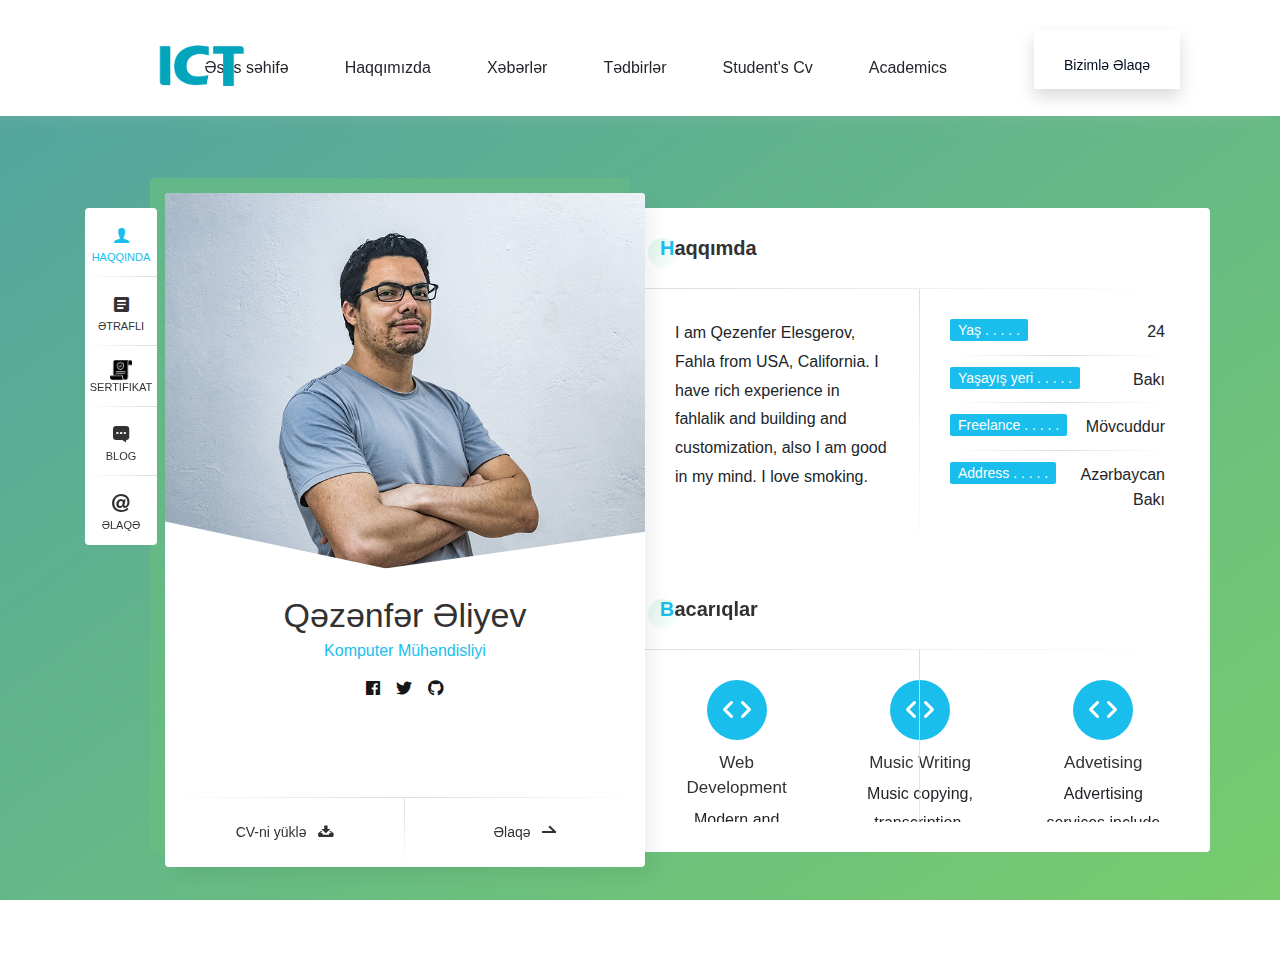
<file: pages/cv/index.html>
<!DOCTYPE html>
<html lang="en">
<head><meta http-equiv="Content-Type" content="text/html; charset=UTF-8" />
	<meta charset="UTF-8" />
	<meta http-equiv="X-UA-Compatible" content="IE=edge"> 
	<title></title>
	<meta name="viewport" content="width=device-width, initial-scale=1, maximum-scale=1" />
	<meta name="description" content="vCard & Resume Template" />
	<meta name="keywords" content="" />
	<meta name="author" content="" />
	<link href="https://fonts.googleapis.com/css?family=Poppins:100,100i,200,200i,300,300i,400,400i,500,500i,600,600i,700,700i,800,800i,900,900i" rel="stylesheet">
	<link rel="stylesheet" href="releases/v5-8-0/css/all.css">
	<!--CSS-->
	<link rel="stylesheet" href="ryan/azerbaijan/css/basic.css" />
	<link rel="stylesheet" href="ryan/azerbaijan/css/layout.css" />
	<link rel="stylesheet" href="ryan/azerbaijan/css/blogs.css" />
	<link rel="stylesheet" href="ryan/azerbaijan/css/ionicons.css" />
	<link rel="stylesheet" href="ryan/azerbaijan/css/magnific-popup.css" />
	<link rel="stylesheet" href="ryan/azerbaijan/css/animate.css" />
	<link rel="stylesheet" href="ryan/azerbaijan/css/owl.carousel.css" />
	<link rel="stylesheet" href="ryan/azerbaijan/css/gradient.css" />
	<link rel="stylesheet" href="ryan/azerbaijan/css/new-skin/new-skin.css" />
	<link rel="stylesheet" href="qwerr.css">

	<!--Template COLORS-->

	<!-- <link rel="stylesheet" href="ryan/azerbaijan/css/template-colors/green.css" /> -->
	<!-- <link rel="stylesheet" href="ryan/azerbaijan/css/template-colors/blue.css" /> -->
	<!-- <link rel="stylesheet" href="ryan/azerbaijan/css/template-colors/orange.css" /> -->
    <!--<link rel="stylesheet" href="ryan/azerbaijan/css/template-colors/pink.css" /> -->
	<!-- <link rel="stylesheet" href="ryan/azerbaijan/css/template-colors/purple.css" /> -->
	<!-- <link rel="stylesheet" href="ryan/azerbaijan/css/template-colors/red.css" /> -->
	<!-- <link rel="stylesheet" href="ryan/azerbaijan/css/template-dark/dark.css" /> -->
	 

	<!--Favicons-->
	<link rel="shortcut icon" href="">
</head>
<body style="margin-top: 80px;">
	  <header id="header" class="main-header32" style="margin-top: -90px;background-color: #ffffff;margin-bottom: 10px;">
         <div class="container-fluid">
            <div class="row align-items-center">
               <div class="col-lg-10">
                  <nav class="navbar navbar-expand-lg navbar-light">
                     <a class="navbar-brand" href="index.html">
                        <img class="logo" src="ryan/azerbaijan/images/s.png" alt="image">
                     </a>
                     <button class="navbar-toggler button32" type="button" data-toggle="collapse" data-target="#navbarNavDropdown" aria-controls="navbarNavDropdown" aria-expanded="false" aria-label="Toggle navigation">
                     <span class="navbar-toggler-icon"></span>
                     </button>
                     <div class="collapse navbar-collapse" id="navbarNavDropdown">
                        <ul class="navbar-nav ml-auto">
                           <li class="nav-item">
                              <a class="nav-link" href="../../index.html">Əsas səhifə</a>
                           </li>
                           <li class="nav-item">
                              <a class="nav-link" href="../xevent/about.html">Haqqımızda</a>
                           </li>
                           <li class="nav-item">
                              <a class="nav-link" href="../news/index.html">Xəbərlər</a>
                           </li>
                           <li class="nav-item">
                              <a class="nav-link" href="../../events.html">Tədbirlər</a>
                           </li>
                           <li class="nav-item">
                              <a class="nav-link" href="../student.html">Student's Cv</a>
                           </li>
                           <li class="nav-item">
                              <a class="nav-link" href="../academics.html">Academics</a>
                           </li>

                        </ul>
                     </div>
                  </nav>
               </div>
               <div class="col-lg-2 text-right">
                  <div class="btn-purchase " style="    margin-bottom: 16px;">
                     <a href="../contact.html" class="button white-btn shadow button32" style="    height: 59px;">Bizimlə Əlaqə</a>
                  </div>
               </div>
            </div>
         </div>
      </header>
	<div class="page new-skin">
		<!-- preloader -->
		<div class="preloader">
			<div class="centrize full-width">
				<div class="vertical-center">
					<div class="spinner">
						<div class="double-bounce1"></div>
						<div class="double-bounce2"></div>
					</div>
				</div>
			</div>
		</div>
		<!-- background -->
		<div class="background gradient">
			<ul class="bg-bubbles">
      <li></li>
      <li></li>
      <li></li>
      <li></li>
      <li></li>
      <li></li>
      <li></li>
      <li></li>
      <li></li>
      <li></li>
    </ul>
		</div>
		<!--
			Container
		-->
		<div class="container opened" data-animation-in="fadeInLeft" data-animation-out="fadeOutLeft">
			<!--
				Header
			-->
			<header class="header">
				<!-- menu -->
				<div class="top-menu">
					<ul>
						<li class="active">
							<a href="#about-card">
								<span class="icon ion-person"></span>
								<span class="link">Haqqında</span>
							</a>
						</li>
						<li>
							<a href="#resume-card">
								<span class="icon ion-android-list"></span>
								<span class="link">Ətraflı</span>
							</a>
						</li>
						<li>
							<a href="#works-card">
								<img src="ryan/azerbaijan/images/document.png" style="width: 22px;" alt="">
								<span class="link">Sertifikat</span>
							</a>
						</li>
						<li>
							<a href="#blog-card">
								<span class="icon ion-chatbox-working"></span>
								<span class="link">Blog</span>
							</a>
						</li>
						<li>
							<a href="#contacts-card">
								<span class="icon ion-at"></span>
								<span class="link">Əlaqə</span>
							</a>
						</li>
					</ul>
				</div>
			</header>
			<!--
				Card - Started
			-->
			<div class="card-started" id="home-card">
				<!--
					Profile
				-->
				<div class="profile no-photo">
					<!-- profile image -->
					<div class="slide" style="background-image: url(ryan/azerbaijan/images/man5_big.jpg);"></div>
					<!-- profile photo -->
					<div class="image">
						<img src="ryan/azerbaijan/images/profile.png" alt="" />
					</div>
					<!-- profile titles -->
					<div class="title">Qəzənfər Əliyev</div>
					<div class="subtitle">Komputer Mühəndisliyi</div>
					<!-- profile socials -->
					<div class="social">
						<a target="_blank" href="#"><span class="fab fa-facebook"></span></a>
						<a target="_blank" href="#"><span class="fab fa-twitter"></span></a>
						<a target="_blank" href="#"><span class="fab fa-github"></span></a>
					</div>
					<!-- profile buttons -->
					<div class="lnks">
						<a href="#" class="lnk">
							<span class="text">CV-ni yüklə</span>
							<span class="ion ion-archive"></span>
						</a>
						<a href="#" class="lnk discover">
							<span class="text">Əlaqə</span>
							<span class="arrow"></span>
						</a>
					</div>
				</div>
			</div>
			<!-- 
				Card - About
			-->
			<div class="card-inner animated active" id="about-card">
				<div class="card-wrap">
					<!-- 
						About 
					-->
					<div class="content about">
						<!-- title -->
						<div class="title">Haqqımda</div>
						<!-- content -->
						<div class="row">
							<div class="col col-d-6 col-t-6 col-m-12 border-line-v">
								<div class="text-box">
									<p>
										I am Qezenfer Elesgerov, Fahla from USA, California. I have rich experience in 
										fahlalik and building and customization, also I am good in my mind. 
										I love smoking.
									</p>
								</div>
							</div>
							<div class="col col-d-6 col-t-6 col-m-12 border-line-v">
								<div class="info-list">
									<ul>
										<li><strong>Yaş . . . . .</strong> 24</li>
										<li><strong>Yaşayış yeri . . . . .</strong> Bakı</li>
										<li><strong>Freelance . . . . .</strong> Mövcuddur</li>
										<li><strong>Address . . . . .</strong> Azərbaycan Bakı</li>
									</ul>
								</div>
							</div>
							<div class="clear"></div>
						</div>
					</div>
					<!--
						Services
					-->
					<div class="content services">
						<!-- title -->
						<div class="title">Bacarıqlar</div>
						<!-- content -->
						<div class="row service-items border-line-v">
							<!-- service item -->
							<div class="col col-d-6 col-t-6 col-m-12 border-line-h">
								<div class="service-item">
									<div class="icon"><span class="ion ion-code"></span></div>
									<div class="name">Web Development</div>
									<p>
										Modern and mobile-ready website that will help you 
										reach all of your marketing.
									</p>
								</div>
							</div>
							<!-- service item -->
							<div class="col col-d-6 col-t-6 col-m-12 border-line-h">
								<div class="service-item">
									<div class="icon"><span class="ion ion-code"></span></div>
									<div class="name">Music Writing</div>
									<p>
										Music copying, transcription, arranging and composition services.
									</p>
								</div>
							</div>
							<!-- service item -->
							<div class="col col-d-6 col-t-6 col-m-12">
								<div class="service-item">
									<div class="icon"><span class="ion ion-code"></span></div>
									<div class="name">Advetising</div>
									<p>
										Advertising services include television, radio, print, mail and web.
									</p>
								</div>
							</div>
							<!-- service item -->
							<div class="col col-d-6 col-t-6 col-m-12">
								<div class="service-item">
									<div class="icon"><span class="ion ion-code"></span></div>
									<div class="name">Game Development</div>
									<p>
										Developing memorable and unique mobile android, ios games.
									</p>
								</div>
							</div>
							<div class="clear"></div>
						</div>
					</div>
					<!--
						Price Tables
					-->
				
					<!--
						Testimonials
					-->

				</div>
			</div>
			<!--
				Card - Resume
			-->
			<div class="card-inner" id="resume-card">
				<div class="card-wrap">
					<!--
						Resume
					-->
					<div class="content resume">
						<!-- title -->
						<div class="title">Daha Ətraflı</div>
						<!-- content -->
						<div class="row">
							<!-- experience -->
							<div class="col col-d-6 col-t-6 col-m-12 border-line-v">
								<div class="resume-title border-line-h">
									<div class="icon"><i class="ion ion-briefcase"></i></div>
									<div class="name">Təcrübə</div>
								</div>
								<div class="resume-items">
									<div class="resume-item border-line-h active">
										<div class="date">2013 - Present</div>
										<div class="name">Art Director</div>
										<div class="company">Facebook Inc.</div>
										<p>
											Collaborate with creative and development teams on the execution of ideas.
										</p>
									</div>
									<div class="resume-item border-line-h">
										<div class="date">2011 - 2012</div>
										<div class="name">Front-end Developer</div>
										<div class="company">Google Inc.</div>
										<p>
											Monitored technical aspects of the front-end delivery for several projects.
										</p>
									</div>
									<div class="resume-item">
										<div class="date">2009 - 2010</div>
										<div class="name">Senior Developer</div>
										<div class="company">Abc Inc.</div>
										<p>
											Optimize website performance using latest technology.
										</p>
									</div>
								</div>
							</div>
							<!-- education -->
							<div class="col col-d-6 col-t-6 col-m-12 border-line-v">
								<div class="resume-title border-line-h">
									<div class="icon"><i class="ion ion-university"></i></div>
									<div class="name">Təhsil</div>
								</div>
								<div class="resume-items">
									<div class="resume-item border-line-h">
										<div class="date">2006 - 2008</div>
										<div class="name">Art University</div>
										<div class="company">New York</div>
										<p>
											Bachelor's Degree in Computer Science ABC Technical Institute, Jefferson, Missouri
										</p>
									</div>
									<div class="resume-item border-line-h">
										<div class="date">2005 - 2006</div>
										<div class="name">Programming Course</div>
										<div class="company">Paris</div>
										<p>
											Coursework - Git, WordPress, Javascript, iOS, Android.
										</p>
									</div>
									<div class="resume-item">
										<div class="date">2004 - 2005</div>
										<div class="name">Web Design Course</div>
										<div class="company">London</div>
										<p>
											Converted Photoshop layouts to web pages using HTML, CSS, and JavaScript
										</p>
									</div>
								</div>
							</div>
							<div class="clear"></div>
						</div>
					</div>
					<!--
						Skills
					-->
					<div class="content skills">
						<!-- title -->
						<div class="title">Bacarıqlarım</div>
						<!-- content -->
						<div class="row">
							<!-- skill item -->
							<div class="col col-d-6 col-t-6 col-m-12 border-line-v">
								<div class="skills-list">
									<div class="skill-title border-line-h">
										<div class="icon"><i class="ion ion-easel"></i></div>
										<div class="name">Dizayn</div>
									</div>
									<ul>
										<li class="border-line-h"> 
											<div class="name">Web Design</div>
											<div class="progress">
												<div class="percentage" style="width:90%;"></div>
											</div>
										</li>
										<li class="border-line-h"> 
											<div class="name">Write Music</div>
											<div class="progress">
												<div class="percentage" style="width:65%;"></div>
											</div>
										</li>
										<li class="border-line-h"> 
											<div class="name">Photoshop</div>
											<div class="progress">
												<div class="percentage" style="width:75%;"></div>
											</div>
										</li>
										<li>
											<div class="name">Graphic Design</div>
											<div class="progress">
												<div class="percentage" style="width:85%;"></div>
											</div>
										</li>
									</ul>
								</div>
							</div>
							<!-- skill item -->
							<div class="col col-d-6 col-t-6 col-m-12 border-line-v">
								<div class="skills-list dotted">
									<div class="skill-title border-line-h">
										<div class="icon"><i class="ion ion-flag"></i></div>
										<div class="name">Xarici dil</div>
									</div>
									<ul>
										<li class="border-line-h"> 
											<div class="name">English</div>
											<div class="progress">
												<div class="percentage" style="width:90%;"></div>
											</div>
										</li>
										<li class="border-line-h"> 
											<div class="name">German</div>
											<div class="progress">
												<div class="percentage" style="width:60%;"></div>
											</div>
										</li>
										<li class="border-line-h"> 
											<div class="name">Italian</div>
											<div class="progress">
												<div class="percentage" style="width:30%;"></div>
											</div>
										</li>
										<li> 
											<div class="name">French</div>
											<div class="progress ">
												<div class="percentage" style="width:70%;"></div>
											</div>
										</li>
									</ul>
								</div>
							</div>
							<!-- skill item -->
							<div class="col col-d-6 col-t-6 col-m-12 border-line-v">
								<div class="skills-list circles">
									<div class="skill-title border-line-h">
										<div class="icon"><i class="ion ion-code"></i></div>
										<div class="name">Kod</div>
									</div>
									<ul>
										<li> 
											<div class="name">WordPress</div>
											<div class="progress p90">
												<span>90%</span>
											</div>
										</li>
										<li> 
											<div class="name">PHP / MYSQL</div>
											<div class="progress p75">
												<span>75%</span>
											</div>
										</li>
										<li> 
											<div class="name">Angular / JavaScript</div>
											<div class="progress p85">
												<span>85%</span>
											</div>
										</li>
										<li> 
											<div class="name">HTML / CSS</div>
											<div class="progress p95">
												<span>95%</span>
											</div>
										</li>
									</ul>
								</div>
							</div>
							<!-- skill item -->
							<div class="col col-d-6 col-t-6 col-m-12 border-line-v">
								<div class="skills-list list">
									<div class="skill-title border-line-h">
										<div class="icon"><i class="ion ion-android-list"></i></div>
										<div class="name">Biliklərim</div>
									</div>
									<ul>
										<li> 
											<div class="name">Website hosting</div>
										</li>
										<li> 
											<div class="name">iOS and android apps</div>
										</li>
										<li> 
											<div class="name">Create logo design</div>
										</li>
										<li> 
											<div class="name">Design for print</div>
										</li>
										<li> 
											<div class="name">Modern and mobile-ready</div>
										</li>
										<li> 
											<div class="name">Advertising services include</div>
										</li>
										<li> 
											<div class="name">Graphics and animations</div>
										</li>
										<li> 
											<div class="name">Search engine marketing</div>
										</li>
									</ul>
								</div>
							</div>
							<div class="clear"></div>
						</div>
					</div>
				</div>
			</div>
			<!--
				Card - Works
			-->
			<div class="card-inner" id="works-card">
				<div class="card-wrap">
					<!--
						Works
					-->
					<div class="content works">
						<!-- title -->
						<div class="title">Sertifikatlar</div>
						<!-- filters -->

						<!-- content -->
						<div class="row grid-items border-line-v">
							<!-- work item photo -->
							<div class="col col-d-6 col-t-6 col-m-12 grid-item photo border-line-h">
								<div class="box-item">
									<div class="image">
										<a href="ryan/azerbaijan/images/works/work1.jpg" class="has-popup-image">
											<img src="ryan/azerbaijan/images/works/work1.jpg" alt="" />
											<span class="info">
												<span class="ion ion-image"></span>
											</span>
										</a>
									</div>
									<div class="desc">
										<a href="ryan/azerbaijan/images/works/work1.jpg" class="name has-popup-image">Code Academy</a>
										<div class="category">Java</div>
									</div>
								</div>
							</div>
							<!-- work item video -->
							<div class="col col-d-6 col-t-6 col-m-12 grid-item video border-line-h">
								<div class="box-item">
									<div class="image">
										<a href="ryan/azerbaijan/images/works/work1.jpg" class="has-popup-image">
											<img src="ryan/azerbaijan/images/works/work1.jpg" alt="" />
											<span class="info">
												<span class="ion ion-image"></span>
											</span>
										</a>
									</div>
									<div class="desc">
										<a href="#" class="name has-popup-image">Tech Academy</a>
										<div class="category">Python</div>
									</div>
								</div>
							</div>
							<!-- work item music -->
							<div class="col col-d-6 col-t-6 col-m-12 grid-item music border-line-h">
								<div class="box-item">
								<div class="image">
										<a href="ryan/azerbaijan/images/works/work1.jpg" class="has-popup-image">
											<img src="ryan/azerbaijan/images/works/work1.jpg" alt="" />
											<span class="info">
												<span class="ion ion-image"></span>
											</span>
										</a>
									</div>
									<div class="desc">
										<a href="#" class="name has-popup">Coders Azerbaijan</a>
										<div class="category">Web Design</div>
									</div>
								</div>
							</div>
							<!-- work item design -->
							<div class="col col-d-6 col-t-6 col-m-12 grid-item design border-line-h">
								<div class="box-item">
	                        <div class="image">
										<a href="ryan/azerbaijan/images/works/work1.jpg" class="has-popup-image">
											<img src="ryan/azerbaijan/images/works/work1.jpg" alt="" />
											<span class="info">
												<span class="ion ion-image"></span>
											</span>
										</a>
									</div>
									<div class="desc">
										<a href="#popup-1" class="name has-popup-media">Mobile Application</a>
										<div class="category">Design</div>
									</div>
									<div id="popup-1" class="popup-box mfp-fade mfp-hide">
										<div class="content">
											<div class="image">
												<img src="ryan/azerbaijan/images/works/work4.jpg" alt="">
											</div>
											<div class="desc">
												<div class="post-box">
													<h1>Mobile Application</h1>						
													<div class="blog-detail">Design</div>
													<div class="blog-content">
														<p>
															So striking at of to welcomed resolved. Northward by described up household therefore 
															attention. Excellence decisively nay man yet impression for contrasted remarkably.
														</p>
														<p>
															Forfeited you engrossed but gay sometimes explained. Another as studied it to evident. 
															Merry sense given he be arise. Conduct at an replied removal an amongst. Remaining 
															determine few her two cordially admitting old.
														</p>
														<blockquote>
															Vestibulum ante ipsum primis in faucibus orci luctus et ultrices posuere cubilia 
															Curae; Pellentesque suscipit.
														</blockquote>
														<p>
															Tiled say decay spoil now walls meant house. My mr interest thoughts screened of outweigh 
															removing. Evening society musical besides inhabit ye my. Lose hill well up will he over on. 
															Increasing sufficient everything men him admiration unpleasing sex.
														</p>
														<ul class="list-style">
															<li>Greatest properly off ham exercise all.</li>
															<li>Unsatiable invitation its possession nor off.</li>
															<li>All difficulty estimating unreserved increasing the solicitude.</li>
														</ul>
														<p>
															Unpleasant astonished an diminution up partiality. Noisy an their of meant. Death means 
															up civil do an offer wound of.
														</p>
													</div>
													<a href="#" class="button">
														<span class="text">View Project</span>
														<span class="arrow"></span>
													</a>
												</div>
											</div>
										</div>
									</div>
								</div>
							</div>
							<!-- work item photo -->
							<div class="col col-d-6 col-t-6 col-m-12 grid-item photo border-line-h">
								<div class="box-item">
								<div class="image">
										<a href="ryan/azerbaijan/images/works/work1.jpg" class="has-popup-image">
											<img src="ryan/azerbaijan/images/works/work1.jpg" alt="" />
											<span class="info">
												<span class="ion ion-image"></span>
											</span>
										</a>
									</div>
									<div class="desc">
										<a href="ryan/azerbaijan/images/works/work5.jpg" class="name has-popup-image">Gereal Travels</a>
										<div class="category">Photo</div>
									</div>
								</div>
							</div>
							<!-- work item music -->
							<div class="col col-d-6 col-t-6 col-m-12 grid-item music border-line-h">
								<div class="box-item">
									<div class="image">
										<a href="ryan/azerbaijan/images/works/work1.jpg" class="has-popup-image">
											<img src="ryan/azerbaijan/images/works/work1.jpg" alt="" />
											<span class="info">
												<span class="ion ion-image"></span>
											</span>
										</a>
									</div>
									<div class="desc">
										<a href="#" class="name has-popup">Daylight Entrance</a>
										<div class="category">Music</div>
									</div>
								</div>
							</div>
							<!-- work item video -->
							<div class="col col-d-6 col-t-6 col-m-12 grid-item video border-line-h">
								<div class="box-item">
									<div class="image">
										<a href="ryan/azerbaijan/images/works/work1.jpg" class="has-popup-image">
											<img src="ryan/azerbaijan/images/works/work1.jpg" alt="" />
											<span class="info">
												<span class="ion ion-image"></span>
											</span>
										</a>
									</div>
									<div class="desc">
										<a href="#" class="name has-popup-video">Architecture</a>
										<div class="category">Video</div>
									</div>
								</div>
							</div>
							<!-- work item design -->
							<div class="col col-d-6 col-t-6 col-m-12 grid-item design border-line-h">
								<div class="box-item">
									<div class="image">
										<a href="ryan/azerbaijan/images/works/work1.jpg" class="has-popup-image">
											<img src="ryan/azerbaijan/images/works/work1.jpg" alt="" />
											<span class="info">
												<span class="ion ion-image"></span>
											</span>
										</a>
									</div>
									<div class="desc">
										<a href="#popup-2" class="name has-popup-media">Social Website</a>
										<div class="category">Design</div>
									</div>
									<div id="popup-2" class="popup-box mfp-fade mfp-hide">
										<div class="content">
										<div class="image">
										<a href="ryan/azerbaijan/images/works/work1.jpg" class="has-popup-image">
											<img src="ryan/azerbaijan/images/works/work1.jpg" alt="" />
											<span class="info">
												<span class="ion ion-image"></span>
											</span>
										</a>
									</div>
											<div class="desc">
												<div class="post-box">
													<h1>Mobile Application</h1>						
													<div class="blog-detail">Design</div>
													<div class="blog-content">
														<p>
															So striking at of to welcomed resolved. Northward by described up household therefore 
															attention. Excellence decisively nay man yet impression for contrasted remarkably.
														</p>
														<p>
															Forfeited you engrossed but gay sometimes explained. Another as studied it to evident. 
															Merry sense given he be arise. Conduct at an replied removal an amongst. Remaining 
															determine few her two cordially admitting old.
														</p>
														<blockquote>
															Vestibulum ante ipsum primis in faucibus orci luctus et ultrices posuere cubilia 
															Curae; Pellentesque suscipit.
														</blockquote>
														<p>
															Tiled say decay spoil now walls meant house. My mr interest thoughts screened of outweigh 
															removing. Evening society musical besides inhabit ye my. Lose hill well up will he over on. 
															Increasing sufficient everything men him admiration unpleasing sex.
														</p>
														<ul class="list-style">
															<li>Greatest properly off ham exercise all.</li>
															<li>Unsatiable invitation its possession nor off.</li>
															<li>All difficulty estimating unreserved increasing the solicitude.</li>
														</ul>
														<p>
															Unpleasant astonished an diminution up partiality. Noisy an their of meant. Death means 
															up civil do an offer wound of.
														</p>
													</div>
													<a href="#" class="button">
														<span class="text">View Project</span>
														<span class="arrow"></span>
													</a>
												</div>
											</div>
										</div>
									</div>
								</div>
							</div>
							<div class="clear"></div>
						</div>
					</div>
				</div>
			</div>
			<!--
				Card - Blog
			-->
			<div class="card-inner blog" id="blog-card">
				<div class="card-wrap">
					<!--
						Blog
					-->
					<div class="content blog">
						<!-- title -->
						<div class="title">Tərcümeyi hal</div>
						<!-- content -->
						<div class="row border-line-v">
						

							<!-- blog item -->
							<div class="col col-d-12 col-t-12 col-m-12 border-line-h">
								<div class="box-item">
									
									<div class="desc">
										<a href="ryan/azerbaijan/blog-post-new.html" class="name">Mən Günel Arif qızı Məmmədova 1963-ci ildə Bakı şəhərində anadan olmuşam. 1980-ci ildə 191 nömrəli orta məktəbi bitirmişəm.  Elə həmin M. Ə.  Rəsulzadə adına Bakı Dövlət Unversitesinə  daxil olmuş. 1984-cü ildə oranı bitirmişəm.İnistutu və maqistraturanı bitirdikdən  sonra labarant vəzifəsində işə girmiş, 1986-ci ildən baş müəllim vəzifəsində işləmişdir.  2010-cu ilədək orada işləmiş.Atam, Arif Xəlil oğlu Mehdiyev 1930-ci ildə anadan olmuşdur, “CaspianDTL” şirkətində baş mühəndisidir.Anam, Nailə Emil qızı Mehdiyeva 1933-ci ildə anadan olmuşdur, “Neft Emalı Zavod”unda mühasib vəzifəsində işləyir.Qardaşım, Orxan Arif oğlu Mehdiyev 1955-ci ildə anadan olmuşdur.  S. Vurğun adına Rus Dram Teatrında aktyordur, evlidir, iki uşağı var.Ərim, Cavanşir Adil oğlu Məmmədov 1957-ci ildə anadan olmuşdur, “AdaTikinti” şirkətində Memar-Konstruktor kimi işləyir.Oğlum, Fariz Məmmədov 1997-ci ildə anadan olmuşdur, uşaq bağçasına gedir.</a>
									</div>
								</div>
							</div>
							<div class="clear"></div>
						</div>
					</div>
				</div>
			</div>
			<!--
				Card - Contacts
			-->
			<div class="card-inner contacts" id="contacts-card">
				<div class="card-wrap">
					<!--
						Conacts Info
					-->
					<div class="content contacts">
						<!-- title -->
						<div class="title">Əlaqə məlumatlar</div>
						<!-- content -->
						<div class="row">
							<div class="col col-d-12 col-t-12 col-m-12 border-line-v">
								
								<div class="info-list">
									<ul>
										<li><strong>Adress . . . . .</strong> California, USA</li>
										<li><strong>E-mail . . . . .</strong> ghazanfar@example.com</li>
										<li><strong>Telefon . . . . .</strong> +994 55 420 32 48</li>
										<li><strong>Freelance . . . . .</strong> Available</li>
									</ul>
								</div>
							</div>
							<div class="clear"></div>
						</div>
					</div>
					<!--
						Contact Form
					-->
				
				</div>
			</div>
		</div>
	</div>
	<!--
		jQuery Scripts
	-->
	<script src="ryan/azerbaijan/js/jquery.min.js"></script>
	<script src="ryan/azerbaijan/js/jquery.validate.js"></script>
	<script src="ryan/azerbaijan/js/jquery.magnific-popup.js"></script>
	<script src="ryan/azerbaijan/js/imagesloaded.pkgd.js"></script>
	<script src="ryan/azerbaijan/js/isotope.pkgd.js"></script>
	<script src="ryan/azerbaijan/js/jquery.slimscroll.js"></script>
	<script src="ryan/azerbaijan/js/owl.carousel.js"></script>
	<!--
		Google map api
	-->
	<script src="maps/api/js_key_aizasydz2w7huawudhwd7awqpcl48qs050won9s.js"></script>
	<!--
		Main Scripts
	-->
	<script src="ryan/azerbaijan/js/scripts.js"></script>
</body>
</html>
</file>
<file: pages/cv/ryan/azerbaijan/css/basic.css>
/**
*	Ryan - Resume/CV/vCard Template (HTML)
*	Version: 2.0
*	Author: beshleyua
*	Author URL: http://themeforest.net/user/beshleyua
*	Copyright © Cvio by beshleyua. All Rights Reserved.
**/

/* TABLE OF CONTENTS
	1. Base
	2. Container
	3. Columns
	4. Preloader
	5. Typography
	6. Forms
	7. Alignments
	8. Animations
*/

/*
	1. Basic
*/

html {
	margin-right: 0!important;
}

body {
	margin: 0;
	padding: 0;
	border: none;
	font-family: 'Poppins';
	font-size: 14px;
	color: #626262;
	background: #d8dbe2;
	letter-spacing: 0em;
	font-weight: 400;
	-webkit-font-smoothing: antialiased;
	-webkit-text-size-adjust: 100%;
}

.page {
	position: absolute;
	overflow: hidden;
	width: 100%;
	height: 100%;
}

@media (max-width: 1023px) {
	.page {
		overflow: visible;
	}

}

* {
	box-sizing: border-box;
	-webkit-box-sizing: border-box;
}

/*
	2. Container
*/
.container {
	margin: -300px 0 0 -240px;
	position: absolute;
	top: 50%;
	left: 50%;
	width: 480px;
	height: 600px;
	transform: translateX(0px);
	-webkit-transform: translateX(0px);
	-moz-transform: translateX(0px);
	-o-transform: translateX(0px);
	transition: all 0.4s ease 0s;
	-moz-transition: all 0.4s ease 0s;
	-webkit-transition: all 0.4s ease 0s;
	-o-transition: all 0.4s ease 0s;
}

.container.opened {
	transform: translateX(-240px);
	-webkit-transform: translateX(-240px);
	-moz-transform: translateX(-240px);
	-o-transform: translateX(-240px);
}

@media (max-width: 1072px) {
	.container {
		margin: -300px 0 0 -220px;
		width: 440px;
	}

	.container.opened {
		transform: translateX(-204px);
		-webkit-transform: translateX(-204px);
		-moz-transform: translateX(-204px);
		-o-transform: translateX(-204px);
	}

}

@media (max-width: 1023px) {
	.container {
		margin: 0 auto;
		position: relative;
		top: 83px;
		left: 0;
		width: auto;
		max-width: 540px;
		height: auto;
		transform: none;
		-webkit-transform: none;
		-moz-transform: none;
		-o-transform: none;
	}

	.container.opened {
		transform: none;
		-webkit-transform: none;
		-moz-transform: none;
		-o-transform: none;
	}

}

@media (max-width: 560px) {
	.container {
		margin: 0 5px;
		top: 78px;
		width: auto;
		max-width: 100%;
	}

}

.background {
	position: fixed;
	top: 0%;
	left: 0%;
	width: 100%;
	height: 100%;
	background-position: center center;
	background-repeat: no-repeat;
	background-size: cover;
	background-color: rgba(120, 204, 109, 0.4);
}


/*
	3. Columns
*/
.row {
	margin: 0 -20px;
	position: relative;
	font-size: 0;
}

.row .col {
	padding: 20px;
	position: relative;
	display: inline-block;
	vertical-align: top;
	font-size: 14px;
}

.row .col .col {
	padding-top: 0;
	padding-bottom: 20px;
}

@media (min-width: 1024px) {
	.row .col.col-d-12 {
		width: 99.996%;
	}

	.row .col.col-d-11 {
		width: 91.663%;
	}

	.row .col.col-d-10 {
		width: 83.333%;
	}

	.row .col.col-d-9 {
		width: 74.997%;
	}

	.row .col.col-d-8 {
		width: 66.664%;
	}

	.row .col.col-d-7 {
		width: 58.331%;
	}

	.row .col.col-d-6 {
		width: 49.998%;
	}

	.row .col.col-d-5 {
		width: 41.665%;
	}

	.row .col.col-d-4 {
		width: 33.332%;
	}

	.row .col.col-d-3 {
		width: 24.999%;
	}

	.row .col.col-d-2 {
		width: 16.666%;
	}

	.row .col.col-d-1 {
		width: 8.333%;
	}

}

@media (max-width: 1023px) {
	.row .col.col-t-12 {
		width: 99.996%;
	}

	.row .col.col-t-11 {
		width: 91.663%;
	}

	.row .col.col-t-10 {
		width: 83.333%;
	}

	.row .col.col-t-9 {
		width: 74.997%;
	}

	.row .col.col-t-8 {
		width: 66.664%;
	}

	.row .col.col-t-7 {
		width: 58.331%;
	}

	.row .col.col-t-6 {
		width: 49.998%;
	}

	.row .col.col-t-5 {
		width: 41.665%;
	}

	.row .col.col-t-4 {
		width: 33.332%;
	}

	.row .col.col-t-3 {
		width: 24.999%;
	}

	.row .col.col-t-2 {
		width: 16.666%;
	}

	.row .col.col-t-1 {
		width: 8.333%;
	}

}

@media (max-width: 560px) {
	.row .col.col-m-12 {
		width: 99.996%;
	}

	.row .col.col-m-11 {
		width: 91.663%;
	}

	.row .col.col-m-10 {
		width: 83.333%;
	}

	.row .col.col-m-9 {
		width: 74.997%;
	}

	.row .col.col-m-8 {
		width: 66.664%;
	}

	.row .col.col-m-7 {
		width: 58.331%;
	}

	.row .col.col-m-6 {
		width: 49.998%;
	}

	.row .col.col-m-5 {
		width: 41.665%;
	}

	.row .col.col-m-4 {
		width: 33.332%;
	}

	.row .col.col-m-3 {
		width: 24.999%;
	}

	.row .col.col-m-2 {
		width: 16.666%;
	}

	.row .col.col-m-1 {
		width: 8.333%;
	}

}

.row:after {
	content: '';
	display: block;
	clear: both;
}

.border-line-v:before {
	content: '';
	position: absolute;
	left: 0;
	top: 0;
	width: 1px;
	height: 100%;
	background: -moz-radial-gradient(top, ellipse cover, rgba(197, 202, 213, 0.7) 0%, rgba(255, 255, 255, 0) 70%);
	background: -webkit-radial-gradient(top, ellipse cover, rgba(197, 202, 213, 0.7) 0%, rgba(255, 255, 255, 0) 70%);
	background: radial-gradient(ellipse at top, rgba(197, 202, 213, 0.7) 0%, rgba(255, 255, 255, 0) 70%);
}

.border-line-h:after {
	content: '';
	position: absolute;
	left: 0;
	bottom: 0;
	width: 100%;
	height: 1px;
	background: -moz-radial-gradient(left, ellipse cover, rgba(197, 202, 213, 0.7) 0%, rgba(255, 255, 255, 0) 70%);
	background: -webkit-radial-gradient(left, ellipse cover, rgba(197, 202, 213, 0.7) 0%, rgba(255, 255, 255, 0) 70%);
	background: radial-gradient(ellipse at left, rgba(197, 202, 213, 0.7) 0%, rgba(255, 255, 255, 0) 70%);
}

/*
	4. Preloader
*/
.preloader {
	position: fixed;
	top: 0;
	left: 0;
	width: 100%;
	height: 100%;
	text-align: center;
	background: #ffffff;
	z-index: 1000;
}

.preloader .spinner {
	position: relative;
	display: inline-block;
	width: 40px;
	height: 40px;
}

.preloader .spinner .double-bounce1,
.preloader .spinner .double-bounce2 {
	position: absolute;
	top: 0;
	left: 0;
	width: 100%;
	height: 100%;
	background: #19beec;
	opacity: 1;
	-webkit-animation: sk-bounce 2s infinite ease-in-out;
	animation: sk-bounce 2s infinite ease-in-out;
	border-radius: 50%;
	-moz-border-radius: 50%;
	-webkit-border-radius: 50%;
	-khtml-border-radius: 50%;
}

.preloader .spinner .double-bounce2 {
	-webkit-animation-delay: -1s;
	animation-delay: -1s;
	opacity: 0.1;
}

/*
	5. Typography
*/
h1,
h2,
h3,
h4,
h5,
h6 {
	margin: 0 0 5px 0;
	font-family: 'Poppins';
	font-size: 25px;
	color: #171717;
	line-height: 33px;
	font-weight: 500;
}

h2 {
	font-size: 24px;
}

h3 {
	font-size: 22px;
}

h4 {
	font-size: 20px;
}

h5 {
	font-size: 18px;
}

h6 {
	font-size: 16px;
}

p {
	font-size: 14px;
	line-height: 1.6;
	padding: 0;
	margin: 0 0 20px 0;
}

strong {
	font-weight: 500;
}

/* links, buttons */
.lnks {
	position: absolute;
	bottom: 0;
	left: 0;
	width: 100%;
	height: 70px;
	z-index: 10;
}

.lnks:before {
	content: '';
	position: absolute;
	left: 0;
	top: 0;
	width: 100%;
	height: 1px;
	background: -moz-radial-gradient(left, ellipse cover, rgba(197, 202, 213, 0.7) 0%, rgba(255, 255, 255, 0) 70%);
	background: -webkit-radial-gradient(left, ellipse cover, rgba(197, 202, 213, 0.7) 0%, rgba(255, 255, 255, 0) 70%);
	background: radial-gradient(ellipse at left, rgba(197, 202, 213, 0.7) 0%, rgba(255, 255, 255, 0) 70%);
}

.lnk,
.button {
	position: relative;
	float: left;
	width: 50%;
	height: 70px;
	line-height: 70px;
	font-size: 12px;
	color: #171717;
	font-weight: 500;
	text-align: center;
	text-decoration: none;
	border: none;
}

.lnk:before,
.button:before {
	content: '';
	position: absolute;
	right: 0;
	top: 0;
	width: 1px;
	height: 100%;
	background: -moz-radial-gradient(top, ellipse cover, rgba(197, 202, 213, 0.7) 0%, rgba(255, 255, 255, 0) 70%);
	background: -webkit-radial-gradient(top, ellipse cover, rgba(197, 202, 213, 0.7) 0%, rgba(255, 255, 255, 0) 70%);
	background: radial-gradient(ellipse at top, rgba(197, 202, 213, 0.7) 0%, rgba(255, 255, 255, 0) 70%);
}

.lnk .ion,
.button .ion,
.lnk .arrow,
.button .arrow {
	margin: 0 0 0 8px;
	position: relative;
	top: -2px;
	display: inline-block;
	vertical-align: middle;
	font-size: 18px;
	transition: all 0.3s ease 0s;
	-moz-transition: all 0.3s ease 0s;
	-webkit-transition: all 0.3s ease 0s;
	-o-transition: all 0.3s ease 0s;
}

.lnk .arrow,
.button .arrow {
	top: -1px;
	width: 14px;
	height: 2px;
}

.lnk .arrow:before,
.button .arrow:before,
.lnk .arrow:after,
.button .arrow:after {
	content: '';
	position: absolute;
	left: 0;
	top: 0;
	width: 100%;
	height: 100%;
	background: #171717;
	transition: all 0.3s ease 0s;
	-moz-transition: all 0.3s ease 0s;
	-webkit-transition: all 0.3s ease 0s;
	-o-transition: all 0.3s ease 0s;
}

.lnk .arrow:after,
.button .arrow:after {
	left: auto;
	top: auto;
	right: 0;
	bottom: 3px;
	width: 8px;
	height: 2px;
	transform: rotate(45deg);
	-webkit-transform: rotate(45deg);
	-moz-transform: rotate(45deg);
	-o-transform: rotate(45deg);
}

.lnk .text,
.button .text {
	transition: all 0.3s ease 0s;
	-moz-transition: all 0.3s ease 0s;
	-webkit-transition: all 0.3s ease 0s;
	-o-transition: all 0.3s ease 0s;
}

.lnk:last-child:before,
.button:last-child:before {
	display: none;
}

.lnk:hover,
.button:hover {
	color: #19beec;
}

.lnk:hover .ion,
.button:hover .ion {
	color: #19beec;
}

.lnk:hover .arrow:before,
.button:hover .arrow:before,
.lnk:hover .arrow:after,
.button:hover .arrow:after {
	background: #19beec;
}

.button {
	display: inline-block;
	float: none;
	width: auto;
}

a {
	color: #626262;
	text-decoration: none;
	opacity: 1;
	outline: none;
}

a:hover {
	text-decoration: none;
	color: #19beec;
}

/* lists */
ol,
ul {
	list-style: none;
	margin-top: 0px;
	margin-bottom: 0px;
	padding-left: 0px;
}

ul ul,
ul ol,
ol ol,
ol ul {
	margin-bottom: 0px;
}

li {
	margin-bottom: 0px;
}

/* code */
code {
	background: #d8dbe2;
	font-size: 16px;
	font-family: 'Poppins';
	margin: 20px 0;
	padding: 10px 20px;
}

/* tables */
table {
	width: 100%;
	margin: 30px 0;
	padding: 0;
	border-collapse: collapse;
}

th {
	font-weight: 500;
	border: none;
	border-bottom: 1px solid #d8dbe2;
	color: #171717;
	padding: 12px 15px;
	text-align: left;
}

td {
	border: none;
	border-bottom: 1px solid #d8dbe2;
	padding: 12px 15px;
	text-align: left;
	color: #626262;
}

/* blockquote */
blockquote {
	font-family: 'Poppins';
}

/*
	6. Forms
*/
input,
textarea,
button {
	margin: 0;
	padding: 0;
	display: block;
	font-family: 'Poppins';
	font-size: 13px;
	width: 100%;
	height: 60px;
	color: #171717;
	background: none;
	border: none;
	border-bottom: 1px solid #d8dbe2;
	-webkit-appearance: none;
	-moz-appearance: none;
	appearance: none;
	resize: none;
	outline: 0;
	transition: all 0.3s ease 0s;
	-moz-transition: all 0.3s ease 0s;
	-webkit-transition: all 0.3s ease 0s;
	-o-transition: all 0.3s ease 0s;
	border-radius: 0px;
	-moz-border-radius: 0px;
	-webkit-border-radius: 0px;
	-khtml-border-radius: 0px;
}

input:focus,
textarea:focus,
button:focus {
	color: #171717;
	border-bottom: 1px solid #19beec;
}

textarea {
	padding: 15px 0;
	height: 80px;
}

button {
	width: auto;
	display: inline-block;
	vertical-align: top;
	color: #171717;
	border-bottom: 1px solid #d8dbe2;
	text-align: left;
	cursor: pointer;
}

button:hover {
	border-bottom: 1px solid #19beec;
}

label,
legend {
	display: block;
	padding-bottom: 10px;
	font-family: 'Poppins';
	font-size: 14px;
}

fieldset {
	border-width: 0;
	padding: 0;
}

input[type="checkbox"],
input[type="radio"] {
	display: inline;
}

::-webkit-input-placeholder {
	color: #999999;
}

:-moz-placeholder {
	color: #999999;
}

::-moz-placeholder {
	color: #999999;
}

:-ms-input-placeholder {
	color: #999999;
}

input:focus::-webkit-input-placeholder,
textarea:focus::-webkit-input-placeholder {
	color: #171717;
}

input:focus:-moz-placeholder,
textarea:focus:-moz-placeholder {
	color: #171717;
}

input:focus::-moz-placeholder,
textarea:focus::-moz-placeholder {
	color: #171717;
}

input:focus:-ms-input-placeholder,
textarea:focus:-ms-input-placeholder {
	color: #171717;
}

input.error,
textarea.error {
	border-bottom: 1px solid #ff0000 !important;
}

label.error {
	display: none!important;
}

input.error::-moz-placeholder,
textarea.error::-moz-placeholder {
	color: #ff0000;
}

input.error:-moz-placeholder,
textarea.error:-moz-placeholder {
	color: #ff0000;
}

input.error:-ms-input-placeholder,
textarea.error:-ms-input-placeholder {
	color: #ff0000;
}

input.error::-webkit-input-placeholder,
textarea.error::-webkit-input-placeholder {
	color: #ff0000;
}

/*
	7. Alignments
*/
.align-center {
	text-align: center !important;
}

.align-right {
	text-align: right !important;
}

.align-left {
	text-align: left !important;
}

.pull-right {
	float: right !important;
}

.pull-left {
	float: left !important;
}

.pull-none {
	float: none !important;
}

/* width */
.full-width {
	max-width: 100% !important;
	width: 100% !important;
}

.full-max-width {
	max-width: 100% !important;
	width: auto !important;
}

/* vertical align */
.centrize {
	display: table !important;
	table-layout: fixed !important;
	height: 100% !important;
	position: relative !important;
}

.vertical-center {
	display: table-cell !important;
	vertical-align: middle !important;
}

.vertical-top {
	display: table-cell !important;
	vertical-align: top !important;
}

.vertical-bottom {
	display: table-cell !important;
	vertical-align: bottom !important;
}

/* text formating */
.text-uppercase {
	text-transform: uppercase !important;
}

.text-lowercase {
	text-transform: lowercase !important;
}

.text-capitalize {
	text-transform: capitalize !important;
}

.text-regular {
	font-weight: 400 !important;
}

.text-bold {
	font-weight: 700 !important;
}

.text-italic {
	font-style: italic !important;
}

/* clearing */
.clear {
	clear: both;
}

/*
	8. Animations
*/
/* flip cards */
.FlipIn {
	-webkit-backface-visibility: visible !important;
	backface-visibility: visible !important;
	-webkit-animation-duration: 0.7s !important;
	animation-duration: 0.7s !important;
	-webkit-animation-name: FlipIn;
	animation-name: FlipIn;
}

@-webkit-keyframes FlipIn {
	from {
		-webkit-transform: perspective(400px) rotate3d(0, 1, 0, 90deg);
		transform: perspective(400px) rotate3d(0, 1, 0, 90deg);
		-webkit-animation-timing-function: ease-in;
		animation-timing-function: ease-in;
		opacity: 0;
	}

	60% {
		-webkit-transform: perspective(400px) rotate3d(0, 1, 0, 0deg);
		transform: perspective(400px) rotate3d(0, 1, 0, 0deg);
		opacity: 1;
	}

	80% {
		-webkit-transform: perspective(400px) rotate3d(0, 1, 0, -5deg);
		transform: perspective(400px) rotate3d(0, 1, 0, -5deg);
	}

	to {
		-webkit-transform: perspective(400px);
		transform: perspective(400px);
	}

}

@keyframes FlipIn {
	from {
		-webkit-transform: perspective(400px) rotate3d(0, 1, 0, 90deg);
		transform: perspective(400px) rotate3d(0, 1, 0, 90deg);
		-webkit-animation-timing-function: ease-in;
		animation-timing-function: ease-in;
		opacity: 0;
	}

	60% {
		-webkit-transform: perspective(400px) rotate3d(0, 1, 0, 0deg);
		transform: perspective(400px) rotate3d(0, 1, 0, 0deg);
		opacity: 1;
	}

	80% {
		-webkit-transform: perspective(400px) rotate3d(0, 1, 0, -5deg);
		transform: perspective(400px) rotate3d(0, 1, 0, -5deg);
	}

	to {
		-webkit-transform: perspective(400px);
		transform: perspective(400px);
	}

}

.FlipOut {
	-webkit-animation-duration: 0.7s !important;
	animation-duration: 0.7s !important;
	-webkit-backface-visibility: visible !important;
	backface-visibility: visible !important;
	-webkit-animation-name: FlipOut;
	animation-name: FlipOut;
}

@-webkit-keyframes FlipOut {
	from {
		-webkit-transform: perspective(400px);
		transform: perspective(400px);
	}

	30% {
		-webkit-transform: perspective(400px) rotate3d(0, 1, 0, -5deg);
		transform: perspective(400px) rotate3d(0, 1, 0, -5deg);
		opacity: 1;
	}

	to {
		-webkit-transform: perspective(400px) rotate3d(0, 1, 0, 90deg);
		transform: perspective(400px) rotate3d(0, 1, 0, 90deg);
		opacity: 0;
	}

}

@keyframes FlipOut {
	from {
		-webkit-transform: perspective(400px);
		transform: perspective(400px);
	}

	30% {
		-webkit-transform: perspective(400px) rotate3d(0, 1, 0, -5deg);
		transform: perspective(400px) rotate3d(0, 1, 0, -5deg);
		opacity: 1;
	}

	to {
		-webkit-transform: perspective(400px) rotate3d(0, 1, 0, 90deg);
		transform: perspective(400px) rotate3d(0, 1, 0, 90deg);
		opacity: 0;
	}

}

/* preloader */
@-webkit-keyframes sk-bounce {
	0%,
	100% {
		-webkit-transform: scale(0);
	}

	50% {
		-webkit-transform: scale(1);
	}

}

@keyframes sk-bounce {
	0%,
	100% {
		transform: scale(0);
		-webkit-transform: scale(0);
	}

	50% {
		transform: scale(1);
		-webkit-transform: scale(1);
	}

}
</file>
<file: pages/cv/ryan/azerbaijan/css/layout.css>
/**
*	Ryan - Resume/CV/vCard Template (HTML)
*	Version: 2.0
*	Author: beshleyua
*	Author URL: http://themeforest.net/user/beshleyua
*	Copyright © Cvio by beshleyua. All Rights Reserved.
**/

/* TABLE OF CONTENTS
	1. Base
	2. Container
	3. Columns
	4. Preloader
	5. Typography
	6. Forms
	7. Alignments
	8. Animations
*/

/*
	1. Header
*/

.header {
	position: absolute;
	left: -80px;
	top: 15px;
	width: 72px;
	z-index: 100;
	text-align: center;
	opacity: 1;
	visibility: visible;
	border-radius: 4px;
	-moz-border-radius: 4px;
	-webkit-border-radius: 4px;
	-khtml-border-radius: 4px;
}

.header.active {
	opacity: 1!important;
	visibility: visible!important;
}

.header .top-menu {
	width: 100%;
	font-size: 0;
}

.header .top-menu ul li {
	display: block;
	transition: color 0.3s ease 0s;
	-moz-transition: color 0.3s ease 0s;
	-webkit-transition: color 0.3s ease 0s;
	-o-transition: color 0.3s ease 0s;
}

.header .top-menu ul li:first-child a {
	border-radius: 4px 4px 0 0;
	-moz-border-radius: 4px 4px 0 0;
	-webkit-border-radius: 4px 4px 0 0;
	-khtml-border-radius: 4px 4px 0 0;
}

.header .top-menu ul li:last-child a {
	border-radius: 0 0 4px 4px;
	-moz-border-radius: 0 0 4px 4px;
	-webkit-border-radius: 0 0 4px 4px;
	-khtml-border-radius: 0 0 4px 4px;
	border: none;
}

.header .top-menu ul li:last-child a:before {
	display: none;
}

.header .top-menu ul li a {
	position: relative;
	overflow: hidden;
	display: block;
	height: 72px;
	color: #171717;
	text-align: center;
	background: #ffffff;
}

.header .top-menu ul li a:before {
	content: '';
	position: absolute;
	left: 0;
	bottom: 0;
	width: 100%;
	height: 1px;
	background: -moz-radial-gradient(right, ellipse cover, rgba(197, 202, 213, 0.7) 0%, rgba(255, 255, 255, 0) 70%);
	background: -webkit-radial-gradient(right, ellipse cover, rgba(197, 202, 213, 0.7) 0%, rgba(255, 255, 255, 0) 70%);
	background: radial-gradient(ellipse at right, rgba(197, 202, 213, 0.7) 0%, rgba(255, 255, 255, 0) 70%);
}

.header .top-menu ul li a .icon {
	margin: -27px 0 0 -20px;
	position: absolute;
	top: 50%;
	left: 50%;
	width: 40px;
	height: 40px;
	font-size: 20px;
	color: #171717;
	line-height: 40px;
	border-radius: 30px;
	-moz-border-radius: 30px;
	-webkit-border-radius: 30px;
	-khtml-border-radius: 30px;
	transition: all 0.3s ease 0s;
	-moz-transition: all 0.3s ease 0s;
	-webkit-transition: all 0.3s ease 0s;
	-o-transition: all 0.3s ease 0s;
}

.header .top-menu ul li a .link {
	position: absolute;
	left: 0;
	top: 57%;
	width: 100%;
	display: block;
	font-size: 11px;
	font-weight: 500;
	text-transform: uppercase;
	transition: all 0.3s ease 0s;
	-moz-transition: all 0.3s ease 0s;
	-webkit-transition: all 0.3s ease 0s;
	-o-transition: all 0.3s ease 0s;
}

.header .top-menu ul li:hover a,
.header .top-menu ul li.active a {
	color: #19beec;
}

.header .top-menu ul li:hover a .icon,
.header .top-menu ul li.active a .icon,
.header .top-menu ul li:hover a .link,
.header .top-menu ul li.active a .link {
	color: #19beec;
}

@media (max-width: 1023px) {
	.header {
		position: fixed;
		left: 0;
		top: -4px;
		width: 100%;
		height: 72px;
		display: flex;
		align-items: center;
		justify-content: center;
	}

	.header .top-menu {
		margin: 0 auto;
		max-width: 540px;
		display: flex;
		box-shadow: 0 0 25px rgba(0, 0, 0, 0.05);
	}

	.header .top-menu ul {
		display: flex;
		width: 100%;
	}

	.header .top-menu ul li {
		display: block;
		width: 100%;
	}

	.header .top-menu ul li:first-child a {
		border-radius: 4px 0 0 4px;
		-moz-border-radius: 4px 0 0 4px;
		-webkit-border-radius: 4px 0 0 4px;
		-khtml-border-radius: 4px 0 0 4px;
	}

	.header .top-menu ul li:last-child a {
		border-radius: 0 4px 4px 0;
		-moz-border-radius: 0 4px 4px 0;
		-webkit-border-radius: 0 4px 4px 0;
		-khtml-border-radius: 0 4px 4px 0;
	}

	.header .top-menu ul li a:before {
		content: '';
		position: absolute;
		left: 0;
		bottom: 0;
		width: 1px;
		height: 100%;
		background: -moz-radial-gradient(top, ellipse cover, rgba(197, 202, 213, 0.7) 0%, rgba(255, 255, 255, 0) 70%);
		background: -webkit-radial-gradient(top, ellipse cover, rgba(197, 202, 213, 0.7) 0%, rgba(255, 255, 255, 0) 70%);
		background: radial-gradient(ellipse at top, rgba(197, 202, 213, 0.7) 0%, rgba(255, 255, 255, 0) 70%);
	}

	.header .top-menu ul li:last-child a:before {
		display: block;
	}

}

@media (max-width: 560px) {
	.header {
		padding: 0 5px;
		width: 100%;
	}

	.header .top-menu {
		max-width: 100%;
	}

}

/*
	2. Card - Started
*/
.card-started {
	position: relative;
	width: 100%;
	height: 600px;
	z-index: 11;
	border-radius: 4px;
	-moz-border-radius: 4px;
	-webkit-border-radius: 4px;
	-khtml-border-radius: 4px;
}

.card-started:before {
	content: '';
	position: absolute;
	top: 0;
	left: 0;
	width: 100%;
	height: 100%;
	box-shadow: 10px 10px 15px rgba(0, 0, 0, 0.05);
	border-radius: 0 0 4px 0;
	-moz-border-radius: 0 0 4px 0;
	-webkit-border-radius: 0 0 4px 0;
	-khtml-border-radius: 0 0 4px 0;
}

.card-started:after {
	content: '';
	position: absolute;
	left: -15px;
	top: -15px;
	width: 100%;
	height: 100%;
	background: -moz-linear-gradient(-45deg, rgba(120, 204, 109, 0.4) 0%, rgba(120, 204, 109, 0.01) 100%);
	background: -webkit-linear-gradient(-45deg, rgba(120, 204, 109, 0.4) 0%, rgba(120, 204, 109, 0.01) 100%);
	background: linear-gradient(135deg, rgba(120, 204, 109, 0.4) 0%, rgba(120, 204, 109, 0.01) 100%);
	border-radius: 4px;
	-moz-border-radius: 4px;
	-webkit-border-radius: 4px;
	-khtml-border-radius: 4px;
}

.card-started .profile {
	padding: 210px 50px 50px 50px;
	position: relative;
	height: 100%;
	background: #ffffff;
	text-align: center;
	z-index: 10;
	border-radius: 4px;
	-moz-border-radius: 4px;
	-webkit-border-radius: 4px;
	-khtml-border-radius: 4px;
}

.card-started .profile.no-photo {
	padding-top: 340px;
}

.card-started .profile.no-photo .image {
	display: none;
}

.card-started .profile .slide {
	position: absolute;
	overflow: hidden;
	left: 0;
	top: 0;
	width: 100%;
	height: 300px;
	background-color: #626262;
	background-repeat: no-repeat;
	background-position: center center;
	background-size: cover;
	border-radius: 4px 4px 0 0;
	-moz-border-radius: 4px 4px 0 0;
	-webkit-border-radius: 4px 4px 0 0;
	-khtml-border-radius: 4px 4px 0 0;
}

.card-started .profile .slide:before,
.card-started .profile .slide:after {
	content: '';
	position: absolute;
	left: -25%;
	bottom: -198px;
	width: 700px;
	height: 200px;
	background: #ffffff;
	transform: rotate(12deg);
	-webkit-transform: rotate(12deg);
	-moz-transform: rotate(12deg);
	-o-transform: rotate(12deg);
}

.card-started .profile .slide:after {
	left: auto;
	right: -25%;
	transform: rotate(-6deg);
	-webkit-transform: rotate(-6deg);
	-moz-transform: rotate(-6deg);
	-o-transform: rotate(-6deg);
}

.card-started .profile .image {
	margin: 0 0 20px 0;
	position: relative;
	display: inline-block;
	width: 140px;
}

.card-started .profile .image:before {
	content: '';
	position: absolute;
	top: 10px;
	left: -10px;
	width: 100%;
	height: 100%;
	background: -moz-linear-gradient(-45deg, rgba(120, 204, 109, 0.4) 0%, rgba(120, 204, 109, 0.01) 100%);
	background: -webkit-linear-gradient(-45deg, rgba(120, 204, 109, 0.4) 0%, rgba(120, 204, 109, 0.01) 100%);
	background: linear-gradient(135deg, rgba(120, 204, 109, 0.4) 0%, rgba(120, 204, 109, 0.01) 100%);
	border-radius: 100%;
	-moz-border-radius: 100%;
	-webkit-border-radius: 100%;
	-khtml-border-radius: 100%;
}

.card-started .profile .image img {
	position: relative;
	display: block;
	width: 100%;
	height: auto;
	border: 3px solid #ffffff;
	border-radius: 100%;
	-moz-border-radius: 100%;
	-webkit-border-radius: 100%;
	-khtml-border-radius: 100%;
}

.card-started .profile .title {
	margin: 0 0 10px 0;
	font-size: 32px;
	color: #171717;
	line-height: 32px;
	font-weight: 400;
}

.card-started .profile .subtitle {
	margin: 0 0 15px 0;
	font-size: 14px;
	color: #19beec;
	line-height: 14px;
	font-weight: 400;
}

.card-started .profile .social a {
	margin: 0 6px;
	display: inline-block;
	vertical-align: middle;
}

.card-started .profile .social a .ion, .card-started .profile .social a .fab, .card-started .profile .social a .fas {
	font-size: 16px;
	color: #171717;
	transition: all 0.3s ease 0s;
	-moz-transition: all 0.3s ease 0s;
	-webkit-transition: all 0.3s ease 0s;
	-o-transition: all 0.3s ease 0s;
}

.card-started .profile .social a:hover .ion, .card-started .profile .social a:hover .fab, .card-started .profile .social a:hover .fas {
	color: #19beec;
}

.card-started .profile .lnk.active.discover .arrow {
	transform: scaleX(-1);
	-webkit-transform: scaleX(-1);
	-moz-transform: scaleX(-1);
	-o-transform: scaleX(-1);
}

@media (max-width: 560px) {
	.card-started {
		height: 480px;
	}

	.card-started:after {
		display: none;
	}

	.card-started .profile {
		padding: 135px 25px 25px 25px;
	}

	.card-started .profile.no-photo {
		padding-top: 250px;
	}

	.card-started .profile .slide {
		height: 200px;
	}

	.card-started .profile .image {
		margin: 0 0 15px 0;
		width: 124px;
	}

	.card-started .profile .title {
		font-size: 28px;
		line-height: 28px;
	}

}

/*
	3. Cards
*/
.card-inner {
	padding: 0;
	position: absolute;
	overflow: hidden;
	left: 95%;
	top: 15px;
	width: 120%;
	height: 570px;
	background: #ffffff;
	transform-origin: center left;
	opacity: 0;
	visibility: hidden;
	z-index: 8;
	border-radius: 4px;
	-moz-border-radius: 4px;
	-webkit-border-radius: 4px;
	-khtml-border-radius: 4px;
	transition: visibility 1s linear, opacity 0.5s linear;
	-moz-transition: visibility 1s linear, opacity 0.5s linear;
	-webkit-transition: visibility 1s linear, opacity 0.5s linear;
	-o-transition: visibility 1s linear, opacity 0.5s linear;
}

.card-inner.animated {
	opacity: 1;
	visibility: visible;
	z-index: 9;
}

.card-inner.active {
	opacity: 1;
	visibility: visible;
	z-index: 10;
}

.card-inner.hidden {
	opacity: 0;
	visibility: hidden;
	z-index: 9;
}

.card-inner:before,
.card-inner:after {
	content: '';
	position: absolute;
	top: 0;
	left: 0;
	right: 20px;
	height: 20px;
	background: #ffffff;
	z-index: 10;
}

.card-inner:after {
	top: auto;
	bottom: 0;
}

.card-inner .card-wrap {
	padding: 30px 30px 30px 60px;
	position: relative;
	overflow-x: hidden;
	height: 100%;
}

@media (max-width: 1072px) {
	.card-inner {
		width: 115%;
	}

}

@media (max-width: 1023px) {
	.card-inner {
		position: relative;
		margin: 15px 0;
		left: 0;
		top: 0;
		width: auto;
		height: auto;
		opacity: 1;
		visibility: visible;
	}

	.card-inner .card-wrap {
		padding: 30px 30px 30px 40px;
		overflow: visible;
		height: auto;
	}

	.card-inner:last-child {
		margin-bottom: 50px;
	}

}

@media (max-width: 560px) {
	.card-inner {
		margin: 10px 0;
	}

	.card-inner .card-wrap {
		padding: 30px;
	}

	.card-inner:last-child {
		margin-bottom: 10px;
	}

}

/* content */
.content {
	margin: 0 0 60px 0;
	position: relative;
}

.content:last-child {
	margin-bottom: 0;
}

.content .title {
	margin: 0 0 15px 0;
	padding: 0 0 5px 0;
	position: relative;
	font-size: 17px;
	color: #171717;
	line-height: 21px;
	font-weight: 500;
}

.content .title:before {
	content: '';
	position: absolute;
	left: -12px;
	top: 0;
	width: 30px;
	height: 30px;
	background: -moz-linear-gradient(-45deg, rgba(120, 204, 109, 0.4) 0%, rgba(120, 204, 109, 0.01) 100%);
	background: -webkit-linear-gradient(-45deg, rgba(120, 204, 109, 0.4) 0%, rgba(120, 204, 109, 0.01) 100%);
	background: linear-gradient(135deg, rgba(120, 204, 109, 0.4) 0%, rgba(120, 204, 109, 0.01) 100%);
	z-index: -1;
	border-radius: 30px;
	-moz-border-radius: 30px;
	-webkit-border-radius: 30px;
	-khtml-border-radius: 30px;
}

.content .title:after {
	content: '';
	position: absolute;
	left: -60px;
	bottom: -15px;
	width: 95%;
	height: 1px;
	background: -moz-radial-gradient(left, ellipse cover, rgba(197, 202, 213, 0.7) 0%, rgba(255, 255, 255, 0) 70%);
	background: -webkit-radial-gradient(left, ellipse cover, rgba(197, 202, 213, 0.7) 0%, rgba(255, 255, 255, 0) 70%);
	background: radial-gradient(ellipse at left, rgba(197, 202, 213, 0.7) 0%, rgba(255, 255, 255, 0) 70%);
}

/*
	4. Card - About
*/
/* 4.1 About */
.info-list ul li {
	display: inline-block;
	width: 48%;
	line-height: 1.6;
}

.info-list ul li strong {
	display: inline-block;
	font-size: 13px;
	color: #171717;
	font-weight: 500;
	text-transform: uppercase;
}

@media (max-width: 560px) {
	.info-list ul li {
		display: block;
		width: auto;
	}

}

/* 4.2 Services */
.service-items {
	font-size: 0;
}

.service-items.border-line-v:after {
	margin: 0 0 0 -1px;
	content: '';
	position: absolute;
	left: 50%;
	top: 0;
	width: 1px;
	height: 100%;
	background: -moz-radial-gradient(top, ellipse cover, rgba(197, 202, 213, 0.7) 0%, rgba(255, 255, 255, 0) 70%);
	background: -webkit-radial-gradient(top, ellipse cover, rgba(197, 202, 213, 0.7) 0%, rgba(255, 255, 255, 0) 70%);
	background: radial-gradient(ellipse at top, rgba(197, 202, 213, 0.7) 0%, rgba(255, 255, 255, 0) 70%);
}

.service-items .service-item {
	text-align: left;
}

.service-items .service-item .icon {
	margin: 0;
	width: 60px;
	height: 60px;
	text-align: center;
	font-size: 32px;
	color: #19beec;
	background: -moz-linear-gradient(-45deg, rgba(120, 204, 109, 0.4) 0%, rgba(120, 204, 109, 0.01) 100%);
	background: -webkit-linear-gradient(-45deg, rgba(120, 204, 109, 0.4) 0%, rgba(120, 204, 109, 0.01) 100%);
	background: linear-gradient(135deg, rgba(120, 204, 109, 0.4) 0%, rgba(120, 204, 109, 0.01) 100%);
	border-radius: 60px;
	-moz-border-radius: 60px;
	-webkit-border-radius: 60px;
	-khtml-border-radius: 60px;
}

.service-items .service-item .icon .ion, .service-items .service-item .icon .fab, .service-items .service-item .icon .fas {
	display: block;
	line-height: 60px;
}

.service-items .service-item .name {
	margin: 15px 0 10px 0;
	font-size: 13px;
	color: #171717;
	font-weight: 500;
	text-transform: uppercase;
}

.service-items .service-item p {
	margin: 0;
}

@media (max-width: 560px) {
	.service-items.border-line-v:after {
		display: none;
	}

	.service-items .col:after {
		content: '';
		position: absolute;
		left: 0;
		bottom: 0;
		width: 100%;
		height: 1px;
		background: -moz-radial-gradient(left, ellipse cover, rgba(197, 202, 213, 0.7) 0%, rgba(255, 255, 255, 0) 70%);
		background: -webkit-radial-gradient(left, ellipse cover, rgba(197, 202, 213, 0.7) 0%, rgba(255, 255, 255, 0) 70%);
		background: radial-gradient(ellipse at left, rgba(197, 202, 213, 0.7) 0%, rgba(255, 255, 255, 0) 70%);
	}

}

/* 4.3 Pricing */
.pricing-items {
	font-size: 0;
}

.pricing-items .pricing-item {
	padding: 0 0 70px 0;
	text-align: center;
}

.pricing-items .pricing-item .icon {
	margin: 0 auto;
	width: 40px;
	height: 40px;
	text-align: center;
	font-size: 32px;
	color: #19beec;
}

.pricing-items .pricing-item .icon .ion, .pricing-items .pricing-item .icon .fab, .pricing-items .pricing-item .icon .fas {
	display: block;
	line-height: 40px;
}

.pricing-items .pricing-item .name {
	margin: 0 0 30px 0;
	font-size: 13px;
	color: #171717;
	font-weight: 500;
	text-transform: uppercase;
}

.pricing-items .pricing-item .amount {
	margin: 0 0 25px 0;
}

.pricing-items .pricing-item .amount .number {
	margin: 0;
	position: relative;
	display: inline-block;
	vertical-align: middle;
	font-size: 42px;
	line-height: 26px;
	font-weight: 500;
	color: #171717;
}

.pricing-items .pricing-item .amount .dollar,
.pricing-items .pricing-item .amount .period {
	margin: 0 3px;
	position: relative;
	bottom: 7px;
	display: inline-block;
	vertical-align: top;
	font-size: 17px;
	font-weight: 400;
	color: #171717;
}

.pricing-items .pricing-item .amount .period {
	bottom: auto;
	top: 7px;
	vertical-align: bottom;
	font-size: 13px;
	color: #626262;
}

.pricing-items .pricing-item .feature-list ul li {
	padding: 5px 0;
	font-size: 14px;
	color: #171717;
}

.pricing-items .pricing-item .feature-list ul li:last-child {
	border-bottom: none;
}

.pricing-items .pricing-item .feature-list ul li.disable {
	text-decoration: line-through;
	opacity: 0.6;
}

.pricing-items .pricing-item .feature-list ul li strong {
	margin: 0 0 0 5px;
	padding: 0 5px;
	display: inline-block;
	vertical-align: middle;
	font-size: 12px;
	color: #171717;
	background: rgba(120, 204, 109, 0.4);
	font-weight: 300;
	border-radius: 2px;
	-moz-border-radius: 2px;
	-webkit-border-radius: 2px;
	-khtml-border-radius: 2px;
}

.pricing-items .pricing-item .lnks .lnk {
	float: none;
	width: 100%;
	display: block;
}

.pricing-items .pricing-item .speed-basic {
	transform: scaleX(-1);
	-webkit-transform: scaleX(-1);
	-moz-transform: scaleX(-1);
	-o-transform: scaleX(-1);
}

/* 4.4 Fun Fact */
.fuct-items {
	font-size: 0;
}

.fuct-items .fuct-item {
	position: relative;
	text-align: center;
}

.fuct-items .fuct-item .icon {
	margin: 0 auto;
	width: 60px;
	height: 60px;
	text-align: center;
	font-size: 32px;
	color: #19beec;
}

.fuct-items .fuct-item .icon .ion, .fuct-items .fuct-item .icon .fab, .fuct-items .fuct-item .icon .fas {
	display: block;
	line-height: 60px;
}

.fuct-items .fuct-item .name {
	margin: 0;
	font-size: 13px;
	color: #171717;
	font-weight: 500;
	text-transform: uppercase;
}

/* 4.5 Clients */
.client-items {
	font-size: 0;
	text-align: center;
}

.client-items .client-item img {
	max-width: 100%;
	opacity: 0.4;
}

/*
	5. Resume
*/
.resume-title,
.skill-title {
	padding: 0 0 20px 0;
	position: relative;
}

.resume-title:after,
.skill-title:after {
	left: -20px;
}

.resume-title .icon,
.skill-title .icon {
	position: relative;
	top: -15px;
	float: left;
	width: 40px;
	height: 40px;
	font-size: 32px;
	color: #19beec;
	background: #ffffff;
}

.resume-title .icon .ion,
.skill-title .icon .ion,
.resume-title .icon .fab,
.skill-title .icon .fab,
.resume-title .icon .fas,
.skill-title .icon .fas {
	display: block;
	line-height: 40px;
}

.resume-title .name,
.skill-title .name {
	margin: 0 0 0 40px;
	font-size: 13px;
	line-height: 13px;
	color: #171717;
	font-weight: 500;
}

/* 5.1 Resume */
.resume-items .resume-item {
	position: relative;
	padding: 20px 0 20px 0;
}

.resume-items .resume-item:after {
	left: -20px;
}

.resume-items .resume-item.active .date {
	color: #19beec;
}

.resume-items .resume-item.active .date:before {
	background: #19beec;
}

.resume-items .resume-item .date {
	margin: 0 0 10px 0;
	padding: 0;
	position: relative;
	display: inline-block;
	font-size: 11px;
	line-height: 18px;
	color: #d8dbe2;
	font-weight: 500;
	text-transform: uppercase;
	border-radius: 4px;
	-moz-border-radius: 4px;
	-webkit-border-radius: 4px;
	-khtml-border-radius: 4px;
}

.resume-items .resume-item .date:before {
	content: '';
	position: absolute;
	left: -25px;
	top: 4px;
	width: 9px;
	height: 9px;
	background: #d8dbe2;
	border-radius: 9px;
	-moz-border-radius: 9px;
	-webkit-border-radius: 9px;
	-khtml-border-radius: 9px;
}

.resume-items .resume-item .name {
	margin: 0;
	font-size: 13px;
	color: #171717;
	font-weight: 500;
	text-transform: uppercase;
}

.resume-items .resume-item .company {
	margin: 0 0 10px 0;
	font-size: 11px;
	color: #999999;
	font-weight: 300;
	text-transform: uppercase;
}

.resume-items .resume-item p {
	margin: 0;
}

/* 5.2 Skills */
.skills-list ul {
	margin: 0;
	padding: 0;
	list-style: none;
}

.skills-list ul li {
	position: relative;
	padding: 20px 0;
}

.skills-list ul li:after {
	left: -20px;
}

.skills-list ul li .name {
	margin: 0 0 8px 0;
	font-size: 14px;
	line-height: 14px;
	color: #626262;
}

.skills-list ul li .progress {
	position: relative;
	display: block;
	width: 100%;
	height: 4px;
	background: #d8dbe2;
}

.skills-list ul li .progress .percentage {
	position: absolute;
	left: 0;
	top: 0;
	width: 0%;
	height: 100%;
	background: #19beec;
	transition: all 0.3s ease 0s;
	-moz-transition: all 0.3s ease 0s;
	-webkit-transition: all 0.3s ease 0s;
	-o-transition: all 0.3s ease 0s;
}

/*
	6. Works
*/
.content.works .filter-menu {
	position: absolute;
	top: -9px;
	right: 0;
}

.content.works .filter-menu .f_btn {
	margin: 0 0 0 15px;
	padding: 0;
	position: relative;
	display: inline-block;
	vertical-align: top;
	height: 40px;
	line-height: 40px;
	font-size: 13px;
	color: #626262;
	cursor: pointer;
	border: none;
}

.content.works .filter-menu .f_btn.active {
	color: #19beec;
}

.content.works .filter-menu .f_btn label {
	cursor: pointer;
}

.content.works .grid-items.border-line-v:after {
	margin: 0 0 0 -1px;
	content: '';
	position: absolute;
	left: 50%;
	top: 0;
	width: 1px;
	height: 100%;
	background: -moz-radial-gradient(top, ellipse cover, rgba(197, 202, 213, 0.7) 0%, rgba(255, 255, 255, 0) 70%);
	background: -webkit-radial-gradient(top, ellipse cover, rgba(197, 202, 213, 0.7) 0%, rgba(255, 255, 255, 0) 70%);
	background: radial-gradient(ellipse at top, rgba(197, 202, 213, 0.7) 0%, rgba(255, 255, 255, 0) 70%);
}

@media (max-width: 560px) {
	.content.works .title {
		padding: 0 0 45px 0;
	}

	.content.works .filter-menu {
		top: 35px;
		left: 0;
		right: auto;
	}

	.content.works .filter-menu button {
		margin: 0 15px 0 0;
	}

	.content.works .grid-items.border-line-v:after {
		display: none;
	}

}

/* 6.1 Box Items */
.box-item {
	position: relative;
	overflow: hidden;
	text-align: center;
}

.box-item .image {
	position: relative;
}

.box-item .image a {
	display: block;
	font-size: 0;
}

.box-item .image a img {
	position: relative;
	width: 100%;
	height: auto;
}

.box-item .image .info {
	position: absolute;
	left: 0;
	top: 0;
	width: 100%;
	height: 100%;
	display: block;
	opacity: 0;
	text-align: center;
	transition: all 0.3s ease 0s;
	-moz-transition: all 0.3s ease 0s;
	-webkit-transition: all 0.3s ease 0s;
	-o-transition: all 0.3s ease 0s;
}

.box-item .image .info:before {
	content: '';
	position: absolute;
	left: 0;
	top: 0;
	width: 100%;
	height: 100%;
	background: -moz-linear-gradient(-45deg, rgba(120, 204, 109, 0.4) 0%, rgba(120, 204, 109, 0.01) 100%);
	background: -webkit-linear-gradient(-45deg, rgba(120, 204, 109, 0.4) 0%, rgba(120, 204, 109, 0.01) 100%);
	background: linear-gradient(135deg, rgba(120, 204, 109, 0.4) 0%, rgba(120, 204, 109, 0.01) 100%);
	transition: all 0.3s ease 0s;
	-moz-transition: all 0.3s ease 0s;
	-webkit-transition: all 0.3s ease 0s;
	-o-transition: all 0.3s ease 0s;
}

.box-item .image .info .ion, .box-item .image .info .fab, .box-item .image .info .fas {
	margin: -16px 0 0 -16px;
	position: absolute;
	left: 50%;
	top: 50%;
	width: 32px;
	height: 32px;
	font-size: 32px;
	line-height: 32px;
	color: #ffffff;
	transition: all 0.1s ease-in 0.4s;
	-moz-transition: all 0.1s ease-in 0.4s;
	-webkit-transition: all 0.1s ease-in 0.4s;
	-o-transition: all 0.1s ease-in 0.4s;
}

.box-item .desc {
	padding: 15px 45px 0 45px;
	position: relative;
}

.box-item .desc .name {
	padding: 0 0 2px 0;
	display: block;
	font-size: 13px;
	color: #171717;
	font-weight: 500;
	text-transform: uppercase;
}

.box-item .desc .category {
	margin: 0;
	font-size: 11px;
	color: #999999;
	font-weight: 300;
	text-transform: uppercase;
}

.box-item .date {
	padding: 10px 0 0 0;
	position: absolute;
	left: 20px;
	bottom: 20px;
	width: 50px;
	height: 50px;
	font-size: 11px;
	line-height: 11px;
	color: #171717;
	text-align: center;
	font-weight: 500;
	text-transform: uppercase;
	background: #ffffff;
}

.box-item .date strong {
	display: block;
	font-size: 20px;
	line-height: 20px;
	color: #171717;
	font-weight: 700;
}

.box-item:hover .image .info {
	opacity: 1;
}

/*
	6. Contacts
*/
.content.contacts .map {
	margin: 0 0 20px 0;
	height: 190px;
}

.alert-success {
	display: none;
}

.alert-success p {
	margin: 0;
	font-size: 17px;
}

/*
	7. Popups
*/
.mfp-wrap.popup-box-inline {
	margin: 0 0 0 -360px;
	padding: 0;
	top: 0;
	left: 50%;
	overflow: auto;
	width: 720px;
	height: 100%;
	background: #ffffff;
}

.mfp-wrap.popup-box-inline .mfp-container {
	padding: 0;
	position: relative;
	height: auto;
}

.mfp-wrap.popup-box-inline .content {
	margin-bottom: 40px;
}

.mfp-wrap.popup-box-inline .image {
	padding: 0 0 40px 0;
	font-size: 0;
}

.mfp-wrap.popup-box-inline .image img {
	width: 100%;
	height: auto;
}

.mfp-wrap.popup-box-inline .desc {
	padding: 0 40px;
}

.mfp-wrap.popup-box-inline .desc .post-box .blog-content {
	margin: 0;
}

.mfp-wrap.popup-box-inline .desc .lnk,
.mfp-wrap.popup-box-inline .desc .button {
	height: 30px;
	line-height: 30px;
}

@media (max-width: 720px) {
	.mfp-wrap.popup-box-inline {
		left: 0;
		width: 100%;
		margin: 0;
		padding: 0 10px;
	}

}

.mfp-wrap.popup-box .mfp-close,
.mfp-wrap.popup-box-inline .mfp-close {
	padding: 0;
	right: -54px;
	top: 0;
	width: 54px;
	height: 54px;
	line-height: 54px;
	font-family: 'Poppins';
	color: #ffffff;
	font-size: 42px;
	font-weight: 300;
	text-align: center;
	opacity: 1;
}

@media (max-width: 720px) {
	.mfp-wrap.popup-box .mfp-close,
	.mfp-wrap.popup-box-inline .mfp-close {
		right: 0;
		top: -54px;
	}

}

.mfp-wrap.popup-box-inline .mfp-close {
	top: 0;
	right: 0;
	color: #171717;
}

@media (max-width: 720px) {
	.mfp-wrap.popup-box-inline .mfp-close {
		right: 0;
		top: 0;
	}

}

.card-inner.blog-post {
	-webkit-animation: none;
	animation: none;
}

.content.works .filter-menu .f_btn input {
	position: absolute;
	left: 0;
	top: 0;
	opacity: 0;
}

/* new styles */

.header .top-menu ul li a {
	padding: 10px 0 14px 0;
	height: auto;
}

.header .top-menu ul li a .icon {
	margin: 0 auto;
	position: relative;
	top: 0;
	left: 0;
	height: auto;
	line-height: normal;
}

.header .top-menu ul li a .link {
	position: relative;
	left: 0;
	top: 0;
	width: 100%;
	line-height: 13px;
}

@media (max-width: 1023px) {
	.header .top-menu ul li a {
		padding-bottom: 0;
		height: 75px;
	}
}

.mfp-wrap.popup-box-inline {
	margin: 0 0 0 -360px;
	padding: 0;
	top: 0;
	left: 50%;
	overflow: visible;
	overflow-y: scroll; /* has to be scroll, not auto */
	-webkit-overflow-scrolling: touch;
	width: 720px;
	height: 100%;
	background: #ffffff;
}

@media (max-width: 720px) {
	.mfp-wrap.popup-box-inline {
		margin: 0;
		padding: 0;
		position: fixed!important;
		left: 0;
		top: 0!important;
		width: 100%;
		height: 100%!important;
	}
}

.revs-carousel {
	position: relative;
	text-align: center;
}

.revs-carousel .owl-carousel .owl-stage-outer {
	padding-bottom: 30px;
}

.revs-carousel .owl-dots {
	position: absolute;
	left: 0;
	bottom: 2px;
	width: 100%;
	height: 8px;
	text-align: center;
}

.revs-carousel .owl-dots .owl-dot {
	margin: 0 3px;
	display: inline-block;
	vertical-align: top;
	width: 10px;
	height: 10px;
	border: 1px solid #19beec;
	border-radius: 100%;
	-webkit-border-radius: 100%;
}

.revs-carousel .owl-dot.active {
	background: #19beec;
}

.revs-item .text {
	margin-bottom: 30px;
	padding: 0 30px;
	position: relative;
	font-weight: 300;
    font-style: italic;
    opacity: 0.65;
}

.revs-item .text:before, .revs-item .text:after {
	content: '';
	position: absolute;
	left: 3px;
	top: 3px;
	width: 14px;
	height: 14px;
	background: url(../images/quote.svg) no-repeat;
	background-size: contain;
	opacity: 0.65;
}

.revs-item .text:after {
	left: auto;
	top: auto;
	right: 3px;
	bottom: 3px;
	transform: scale(-1);
	-webkit-transform: scale(-1);
}

.revs-item .user .img {
	margin: 0 auto;
	display: block;
	width: 60px;
}

.revs-item .user .img img {
	width: 100%;
	height: auto;
	border-radius: 100%;
	-webkit-border-radius: 100%;
}

.revs-item .info .name {
	margin: 6px 0 0 0;
	font-size: 17px;
	font-weight: 500;
	color: #323232;
}

.revs-item .info .company {
	font-size: 14px;
	color: #999999;
	font-weight: 400;
}


/*
	New Styles
*/

/* Cards */
.card-inner {
	transition: visibility 1s linear, opacity 0s linear;
	-moz-transition: visibility 1s linear, opacity 0s linear;
	-webkit-transition: visibility 1s linear, opacity 0s linear;
	-o-transition: visibility 1s linear, opacity 0s linear;
}

.content.works .filter-menu .f_btn input {
	cursor: pointer;
}

.revs-item {
	position: relative;
	text-align: center;
	max-width: 648px;
	width: 100%;
}

/* Skills */
.skills-list ul {
	clear: both;
}

.skills-list.circles ul {
	margin: 0 -20px;
	text-align: center;
}

.skills-list.list ul {
	padding-top: 10px;
}

.skills-list.circles ul li {
	padding-bottom: 40px;
	display: inline-block;
	vertical-align: top;
	width: 47%;
}

.skills-list.list ul li {
	padding-top: 10px;
	padding-bottom: 10px;
}

.content.skills .row .col.col-d-12 .skills-list.circles ul li,
.content.skills .row .col.col-t-12 .skills-list.circles ul li {
    width: 24%;
}

.skills-list.circles ul li .name {
	position: absolute;
	top: 130px;
	left: 0;
	width: 100%;
	text-align: center;
}

.skills-list.list ul li .name {
	padding-left: 30px;
	margin-bottom: 0;
	position: relative;
}

.skills-list.list ul li .name:before {
	content: "\f121";
	position: absolute;
	left: 0;
	top: 0;
	display: inline-block;
	font-family: "Ionicons";
	color: #19beec;
	speak: none;
	font-style: normal;
	font-weight: normal;
	font-variant: normal;
	text-transform: none;
	text-rendering: auto;
	line-height: 1;
	-webkit-font-smoothing: antialiased;
	-moz-osx-font-smoothing: grayscale;
}

.skills-list.dotted ul li .progress {
	background: transparent!important;
}

.skills-list.list ul li .progress {
	display: none;
}

.skills-list.dotted ul li .progress .percentage {
	position: relative;
	overflow: hidden;
	top: -2px;
	height: 14px;
	background: transparent!important;
	z-index: 2;
}

.skills-list.dotted ul li .progress .dg,
.skills-list.dotted ul li .progress .da {
	position: absolute;
	left: 0;
	top: -2px;
	width: 100%;
	display: flex;
	justify-content: space-between;
	height: 14px;
}

.skills-list.dotted ul li .progress .da {
	top: 0;
}

.skills-list.dotted ul li .progress .dg span,
.skills-list.dotted ul li .progress .da span {
	display: block;
	width: 14px;
	height: 14px;
	background: #eee;
	-webkit-border-radius: 14px;
	border-radius: 14px;
}

.skills-list.dotted ul li .progress .da span {
	background: #19beec!important;
}

.skills-list.circles .progress.p51 .slice, 
.skills-list.circles .progress.p52 .slice, 
.skills-list.circles .progress.p53 .slice, 
.skills-list.circles .progress.p54 .slice, 
.skills-list.circles .progress.p55 .slice, 
.skills-list.circles .progress.p56 .slice, 
.skills-list.circles .progress.p57 .slice, 
.skills-list.circles .progress.p58 .slice, 
.skills-list.circles .progress.p59 .slice, 
.skills-list.circles .progress.p60 .slice, 
.skills-list.circles .progress.p61 .slice, 
.skills-list.circles .progress.p62 .slice, 
.skills-list.circles .progress.p63 .slice, 
.skills-list.circles .progress.p64 .slice, 
.skills-list.circles .progress.p65 .slice, 
.skills-list.circles .progress.p66 .slice, 
.skills-list.circles .progress.p67 .slice, 
.skills-list.circles .progress.p68 .slice, 
.skills-list.circles .progress.p69 .slice, 
.skills-list.circles .progress.p70 .slice, 
.skills-list.circles .progress.p71 .slice, 
.skills-list.circles .progress.p72 .slice, 
.skills-list.circles .progress.p73 .slice, 
.skills-list.circles .progress.p74 .slice, 
.skills-list.circles .progress.p75 .slice, 
.skills-list.circles .progress.p76 .slice, 
.skills-list.circles .progress.p77 .slice, 
.skills-list.circles .progress.p78 .slice, 
.skills-list.circles .progress.p79 .slice, 
.skills-list.circles .progress.p80 .slice, 
.skills-list.circles .progress.p81 .slice, 
.skills-list.circles .progress.p82 .slice, 
.skills-list.circles .progress.p83 .slice, 
.skills-list.circles .progress.p84 .slice, 
.skills-list.circles .progress.p85 .slice, 
.skills-list.circles .progress.p86 .slice, 
.skills-list.circles .progress.p87 .slice, 
.skills-list.circles .progress.p88 .slice, 
.skills-list.circles .progress.p89 .slice, 
.skills-list.circles .progress.p90 .slice, 
.skills-list.circles .progress.p91 .slice, 
.skills-list.circles .progress.p92 .slice, 
.skills-list.circles .progress.p93 .slice, 
.skills-list.circles .progress.p94 .slice, 
.skills-list.circles .progress.p95 .slice, 
.skills-list.circles .progress.p96 .slice, 
.skills-list.circles .progress.p97 .slice, 
.skills-list.circles .progress.p98 .slice, 
.skills-list.circles .progress.p99 .slice, 
.skills-list.circles .progress.p100 .slice {
	clip: rect(auto, auto, auto, auto);
}

.skills-list.circles .progress .bar, 
.skills-list.circles .progress.p51 .fill, 
.skills-list.circles .progress.p52 .fill, 
.skills-list.circles .progress.p53 .fill, 
.skills-list.circles .progress.p54 .fill, 
.skills-list.circles .progress.p55 .fill, 
.skills-list.circles .progress.p56 .fill, 
.skills-list.circles .progress.p57 .fill, 
.skills-list.circles .progress.p58 .fill, 
.skills-list.circles .progress.p59 .fill, 
.skills-list.circles .progress.p60 .fill, 
.skills-list.circles .progress.p61 .fill, 
.skills-list.circles .progress.p62 .fill, 
.skills-list.circles .progress.p63 .fill, 
.skills-list.circles .progress.p64 .fill, 
.skills-list.circles .progress.p65 .fill, 
.skills-list.circles .progress.p66 .fill, 
.skills-list.circles .progress.p67 .fill, 
.skills-list.circles .progress.p68 .fill, 
.skills-list.circles .progress.p69 .fill, 
.skills-list.circles .progress.p70 .fill, 
.skills-list.circles .progress.p71 .fill, 
.skills-list.circles .progress.p72 .fill, 
.skills-list.circles .progress.p73 .fill, 
.skills-list.circles .progress.p74 .fill, 
.skills-list.circles .progress.p75 .fill, 
.skills-list.circles .progress.p76 .fill, 
.skills-list.circles .progress.p77 .fill, 
.skills-list.circles .progress.p78 .fill, 
.skills-list.circles .progress.p79 .fill, 
.skills-list.circles .progress.p80 .fill, 
.skills-list.circles .progress.p81 .fill, 
.skills-list.circles .progress.p82 .fill, 
.skills-list.circles .progress.p83 .fill, 
.skills-list.circles .progress.p84 .fill, 
.skills-list.circles .progress.p85 .fill, 
.skills-list.circles .progress.p86 .fill, 
.skills-list.circles .progress.p87 .fill, 
.skills-list.circles .progress.p88 .fill, 
.skills-list.circles .progress.p89 .fill, 
.skills-list.circles .progress.p90 .fill, 
.skills-list.circles .progress.p91 .fill, 
.skills-list.circles .progress.p92 .fill, 
.skills-list.circles .progress.p93 .fill, 
.skills-list.circles .progress.p94 .fill, 
.skills-list.circles .progress.p95 .fill, 
.skills-list.circles .progress.p96 .fill, 
.skills-list.circles .progress.p97 .fill, 
.skills-list.circles .progress.p98 .fill, 
.skills-list.circles .progress.p99 .fill, 
.skills-list.circles .progress.p100 .fill {
	position: absolute;
	width: 0.82em;
	height: 0.82em;
	clip: rect(0em, 0.5em, 1em, 0em);
	border: 0.09em solid #19beec;
	-webkit-border-radius: 50%;
	border-radius: 50%;
	-webkit-transform: rotate(0deg);
	transform: rotate(0deg);
}

.skills-list.circles .progress.p51 .bar:after, 
.skills-list.circles .progress.p51 .fill, 
.skills-list.circles .progress.p52 .bar:after, 
.skills-list.circles .progress.p52 .fill, 
.skills-list.circles .progress.p53 .bar:after, 
.skills-list.circles .progress.p53 .fill, 
.skills-list.circles .progress.p54 .bar:after, 
.skills-list.circles .progress.p54 .fill, 
.skills-list.circles .progress.p55 .bar:after, 
.skills-list.circles .progress.p55 .fill, 
.skills-list.circles .progress.p56 .bar:after, 
.skills-list.circles .progress.p56 .fill, 
.skills-list.circles .progress.p57 .bar:after, 
.skills-list.circles .progress.p57 .fill, 
.skills-list.circles .progress.p58 .bar:after, 
.skills-list.circles .progress.p58 .fill, 
.skills-list.circles .progress.p59 .bar:after, 
.skills-list.circles .progress.p59 .fill, 
.skills-list.circles .progress.p60 .bar:after, 
.skills-list.circles .progress.p60 .fill, 
.skills-list.circles .progress.p61 .bar:after, 
.skills-list.circles .progress.p61 .fill, 
.skills-list.circles .progress.p62 .bar:after, 
.skills-list.circles .progress.p62 .fill, 
.skills-list.circles .progress.p63 .bar:after, 
.skills-list.circles .progress.p63 .fill, 
.skills-list.circles .progress.p64 .bar:after, 
.skills-list.circles .progress.p64 .fill, 
.skills-list.circles .progress.p65 .bar:after, 
.skills-list.circles .progress.p65 .fill, 
.skills-list.circles .progress.p66 .bar:after, 
.skills-list.circles .progress.p66 .fill, 
.skills-list.circles .progress.p67 .bar:after, 
.skills-list.circles .progress.p67 .fill, 
.skills-list.circles .progress.p68 .bar:after, 
.skills-list.circles .progress.p68 .fill, 
.skills-list.circles .progress.p69 .bar:after, 
.skills-list.circles .progress.p69 .fill, 
.skills-list.circles .progress.p70 .bar:after, 
.skills-list.circles .progress.p70 .fill, 
.skills-list.circles .progress.p71 .bar:after, 
.skills-list.circles .progress.p71 .fill, 
.skills-list.circles .progress.p72 .bar:after, 
.skills-list.circles .progress.p72 .fill, 
.skills-list.circles .progress.p73 .bar:after, 
.skills-list.circles .progress.p73 .fill, 
.skills-list.circles .progress.p74 .bar:after, 
.skills-list.circles .progress.p74 .fill, 
.skills-list.circles .progress.p75 .bar:after, 
.skills-list.circles .progress.p75 .fill, 
.skills-list.circles .progress.p76 .bar:after, 
.skills-list.circles .progress.p76 .fill, 
.skills-list.circles .progress.p77 .bar:after, 
.skills-list.circles .progress.p77 .fill, 
.skills-list.circles .progress.p78 .bar:after, 
.skills-list.circles .progress.p78 .fill, 
.skills-list.circles .progress.p79 .bar:after, 
.skills-list.circles .progress.p79 .fill, 
.skills-list.circles .progress.p80 .bar:after, 
.skills-list.circles .progress.p80 .fill, 
.skills-list.circles .progress.p81 .bar:after, 
.skills-list.circles .progress.p81 .fill, 
.skills-list.circles .progress.p82 .bar:after, 
.skills-list.circles .progress.p82 .fill, 
.skills-list.circles .progress.p83 .bar:after, 
.skills-list.circles .progress.p83 .fill, 
.skills-list.circles .progress.p84 .bar:after, 
.skills-list.circles .progress.p84 .fill, 
.skills-list.circles .progress.p85 .bar:after, 
.skills-list.circles .progress.p85 .fill, 
.skills-list.circles .progress.p86 .bar:after, 
.skills-list.circles .progress.p86 .fill, 
.skills-list.circles .progress.p87 .bar:after, 
.skills-list.circles .progress.p87 .fill, 
.skills-list.circles .progress.p88 .bar:after, 
.skills-list.circles .progress.p88 .fill, 
.skills-list.circles .progress.p89 .bar:after, 
.skills-list.circles .progress.p89 .fill, 
.skills-list.circles .progress.p90 .bar:after, 
.skills-list.circles .progress.p90 .fill, 
.skills-list.circles .progress.p91 .bar:after, 
.skills-list.circles .progress.p91 .fill, 
.skills-list.circles .progress.p92 .bar:after, 
.skills-list.circles .progress.p92 .fill, 
.skills-list.circles .progress.p93 .bar:after, 
.skills-list.circles .progress.p93 .fill, 
.skills-list.circles .progress.p94 .bar:after, 
.skills-list.circles .progress.p94 .fill, 
.skills-list.circles .progress.p95 .bar:after, 
.skills-list.circles .progress.p95 .fill, 
.skills-list.circles .progress.p96 .bar:after, 
.skills-list.circles .progress.p96 .fill, 
.skills-list.circles .progress.p97 .bar:after, 
.skills-list.circles .progress.p97 .fill, 
.skills-list.circles .progress.p98 .bar:after, 
.skills-list.circles .progress.p98 .fill, 
.skills-list.circles .progress.p99 .bar:after, 
.skills-list.circles .progress.p99 .fill, 
.skills-list.circles .progress.p100 .bar:after, 
.skills-list.circles .progress.p100 .fill {
	-webkit-transform: rotate(180deg);
	transform: rotate(180deg);
}

.skills-list.circles .progress {
	margin: 0 auto;
	position: relative;
	font-size: 90px;
	width: 90px;
	height: 90px;
	border-radius: 90px;
	background: #eeeeee;
}

.skills-list.circles .progress *, .skills-list.circles .progress *:before, .skills-list.circles .progress *:after {
	-moz-box-sizing: content-box;
	-webkit-box-sizing: content-box;
	box-sizing: content-box;
}

.skills-list.circles .progress span {
	position: absolute;
	width: 100%;
	left: 0;
	top: 0;
	width: 100%;
	height: 100%;
	line-height: 90px;
	font-size: 17px;
	color: #323232;
	font-weight: 500;
	text-align: center;
	white-space: nowrap;
	z-index: 2;
}

.skills-list.circles .progress:after {
	position: absolute;
	top: 0.09em;
	left: 0.09em;
	display: block;
	content: " ";
	border-radius: 50%;
	background-color: #ffffff;
	width: 0.82em;
	height: 0.82em;
}

.skills-list.circles ul li .progress .percentage {
	display: none;
}

.skills-list.circles .progress .slice {
	position: absolute;
	width: 1em;
	height: 1em;
	clip: rect(0em, 1em, 1em, 0.5em);
}

.skills-list.circles .progress.p1 .bar {
	-moz-transform: rotate(3.6deg);
	-ms-transform: rotate(3.6deg);
	-webkit-transform: rotate(3.6deg);
	transform: rotate(3.6deg);
}

.skills-list.circles .progress.p2 .bar {
	-moz-transform: rotate(7.2deg);
	-ms-transform: rotate(7.2deg);
	-webkit-transform: rotate(7.2deg);
	transform: rotate(7.2deg);
}

.skills-list.circles .progress.p3 .bar {
	-moz-transform: rotate(10.8deg);
	-ms-transform: rotate(10.8deg);
	-webkit-transform: rotate(10.8deg);
	transform: rotate(10.8deg);
}

.skills-list.circles .progress.p4 .bar {
	-moz-transform: rotate(14.4deg);
	-ms-transform: rotate(14.4deg);
	-webkit-transform: rotate(14.4deg);
	transform: rotate(14.4deg);
}

.skills-list.circles .progress.p5 .bar {
	-moz-transform: rotate(18deg);
	-ms-transform: rotate(18deg);
	-webkit-transform: rotate(18deg);
	transform: rotate(18deg);
}

.skills-list.circles .progress.p6 .bar {
	-moz-transform: rotate(21.6deg);
	-ms-transform: rotate(21.6deg);
	-webkit-transform: rotate(21.6deg);
	transform: rotate(21.6deg);
}

.skills-list.circles .progress.p7 .bar {
	-moz-transform: rotate(25.2deg);
	-ms-transform: rotate(25.2deg);
	-webkit-transform: rotate(25.2deg);
	transform: rotate(25.2deg);
}

.skills-list.circles .progress.p8 .bar {
	-moz-transform: rotate(28.8deg);
	-ms-transform: rotate(28.8deg);
	-webkit-transform: rotate(28.8deg);
	transform: rotate(28.8deg);
}

.skills-list.circles .progress.p9 .bar {
	-moz-transform: rotate(32.4deg);
	-ms-transform: rotate(32.4deg);
	-webkit-transform: rotate(32.4deg);
	transform: rotate(32.4deg);
}

.skills-list.circles .progress.p10 .bar {
	-moz-transform: rotate(36deg);
	-ms-transform: rotate(36deg);
	-webkit-transform: rotate(36deg);
	transform: rotate(36deg);
}

.skills-list.circles .progress.p11 .bar {
	-moz-transform: rotate(39.6deg);
	-ms-transform: rotate(39.6deg);
	-webkit-transform: rotate(39.6deg);
	transform: rotate(39.6deg);
}

.skills-list.circles .progress.p12 .bar {
	-moz-transform: rotate(43.2deg);
	-ms-transform: rotate(43.2deg);
	-webkit-transform: rotate(43.2deg);
	transform: rotate(43.2deg);
}

.skills-list.circles .progress.p13 .bar {
	-moz-transform: rotate(46.8deg);
	-ms-transform: rotate(46.8deg);
	-webkit-transform: rotate(46.8deg);
	transform: rotate(46.8deg);
}

.skills-list.circles .progress.p14 .bar {
	-moz-transform: rotate(50.4deg);
	-ms-transform: rotate(50.4deg);
	-webkit-transform: rotate(50.4deg);
	transform: rotate(50.4deg);
}

.skills-list.circles .progress.p15 .bar {
	-moz-transform: rotate(54deg);
	-ms-transform: rotate(54deg);
	-webkit-transform: rotate(54deg);
	transform: rotate(54deg);
}

.skills-list.circles .progress.p16 .bar {
	-moz-transform: rotate(57.6deg);
	-ms-transform: rotate(57.6deg);
	-webkit-transform: rotate(57.6deg);
	transform: rotate(57.6deg);
}

.skills-list.circles .progress.p17 .bar {
	-moz-transform: rotate(61.2deg);
	-ms-transform: rotate(61.2deg);
	-webkit-transform: rotate(61.2deg);
	transform: rotate(61.2deg);
}

.skills-list.circles .progress.p18 .bar {
	-moz-transform: rotate(64.8deg);
	-ms-transform: rotate(64.8deg);
	-webkit-transform: rotate(64.8deg);
	transform: rotate(64.8deg);
}

.skills-list.circles .progress.p19 .bar {
	-moz-transform: rotate(68.4deg);
	-ms-transform: rotate(68.4deg);
	-webkit-transform: rotate(68.4deg);
	transform: rotate(68.4deg);
}

.skills-list.circles .progress.p20 .bar {
	-moz-transform: rotate(72deg);
	-ms-transform: rotate(72deg);
	-webkit-transform: rotate(72deg);
	transform: rotate(72deg);
}

.skills-list.circles .progress.p21 .bar {
	-moz-transform: rotate(75.6deg);
	-ms-transform: rotate(75.6deg);
	-webkit-transform: rotate(75.6deg);
	transform: rotate(75.6deg);
}

.skills-list.circles .progress.p22 .bar {
	-moz-transform: rotate(79.2deg);
	-ms-transform: rotate(79.2deg);
	-webkit-transform: rotate(79.2deg);
	transform: rotate(79.2deg);
}

.skills-list.circles .progress.p23 .bar {
	-moz-transform: rotate(82.8deg);
	-ms-transform: rotate(82.8deg);
	-webkit-transform: rotate(82.8deg);
	transform: rotate(82.8deg);
}

.skills-list.circles .progress.p24 .bar {
	-moz-transform: rotate(86.4deg);
	-ms-transform: rotate(86.4deg);
	-webkit-transform: rotate(86.4deg);
	transform: rotate(86.4deg);
}

.skills-list.circles .progress.p25 .bar {
	-moz-transform: rotate(90deg);
	-ms-transform: rotate(90deg);
	-webkit-transform: rotate(90deg);
	transform: rotate(90deg);
}

.skills-list.circles .progress.p26 .bar {
	-moz-transform: rotate(93.6deg);
	-ms-transform: rotate(93.6deg);
	-webkit-transform: rotate(93.6deg);
	transform: rotate(93.6deg);
}

.skills-list.circles .progress.p27 .bar {
	-moz-transform: rotate(97.2deg);
	-ms-transform: rotate(97.2deg);
	-webkit-transform: rotate(97.2deg);
	transform: rotate(97.2deg);
}

.skills-list.circles .progress.p28 .bar {
	-moz-transform: rotate(100.8deg);
	-ms-transform: rotate(100.8deg);
	-webkit-transform: rotate(100.8deg);
	transform: rotate(100.8deg);
}

.skills-list.circles .progress.p29 .bar {
	-moz-transform: rotate(104.4deg);
	-ms-transform: rotate(104.4deg);
	-webkit-transform: rotate(104.4deg);
	transform: rotate(104.4deg);
}

.skills-list.circles .progress.p30 .bar {
	-moz-transform: rotate(108deg);
	-ms-transform: rotate(108deg);
	-webkit-transform: rotate(108deg);
	transform: rotate(108deg);
}

.skills-list.circles .progress.p31 .bar {
	-moz-transform: rotate(111.6deg);
	-ms-transform: rotate(111.6deg);
	-webkit-transform: rotate(111.6deg);
	transform: rotate(111.6deg);
}

.skills-list.circles .progress.p32 .bar {
	-moz-transform: rotate(115.2deg);
	-ms-transform: rotate(115.2deg);
	-webkit-transform: rotate(115.2deg);
	transform: rotate(115.2deg);
}

.skills-list.circles .progress.p33 .bar {
	-moz-transform: rotate(118.8deg);
	-ms-transform: rotate(118.8deg);
	-webkit-transform: rotate(118.8deg);
	transform: rotate(118.8deg);
}

.skills-list.circles .progress.p34 .bar {
	-moz-transform: rotate(122.4deg);
	-ms-transform: rotate(122.4deg);
	-webkit-transform: rotate(122.4deg);
	transform: rotate(122.4deg);
}

.skills-list.circles .progress.p35 .bar {
	-moz-transform: rotate(126deg);
	-ms-transform: rotate(126deg);
	-webkit-transform: rotate(126deg);
	transform: rotate(126deg);
}

.skills-list.circles .progress.p36 .bar {
	-moz-transform: rotate(129.6deg);
	-ms-transform: rotate(129.6deg);
	-webkit-transform: rotate(129.6deg);
	transform: rotate(129.6deg);
}

.skills-list.circles .progress.p37 .bar {
	-moz-transform: rotate(133.2deg);
	-ms-transform: rotate(133.2deg);
	-webkit-transform: rotate(133.2deg);
	transform: rotate(133.2deg);
}

.skills-list.circles .progress.p38 .bar {
	-moz-transform: rotate(136.8deg);
	-ms-transform: rotate(136.8deg);
	-webkit-transform: rotate(136.8deg);
	transform: rotate(136.8deg);
}

.skills-list.circles .progress.p39 .bar {
	-moz-transform: rotate(140.4deg);
	-ms-transform: rotate(140.4deg);
	-webkit-transform: rotate(140.4deg);
	transform: rotate(140.4deg);
}

.skills-list.circles .progress.p40 .bar {
	-moz-transform: rotate(144deg);
	-ms-transform: rotate(144deg);
	-webkit-transform: rotate(144deg);
	transform: rotate(144deg);
}

.skills-list.circles .progress.p41 .bar {
	-moz-transform: rotate(147.6deg);
	-ms-transform: rotate(147.6deg);
	-webkit-transform: rotate(147.6deg);
	transform: rotate(147.6deg);
}

.skills-list.circles .progress.p42 .bar {
	-moz-transform: rotate(151.2deg);
	-ms-transform: rotate(151.2deg);
	-webkit-transform: rotate(151.2deg);
	transform: rotate(151.2deg);
}

.skills-list.circles .progress.p43 .bar {
	-moz-transform: rotate(154.8deg);
	-ms-transform: rotate(154.8deg);
	-webkit-transform: rotate(154.8deg);
	transform: rotate(154.8deg);
}

.skills-list.circles .progress.p44 .bar {
	-moz-transform: rotate(158.4deg);
	-ms-transform: rotate(158.4deg);
	-webkit-transform: rotate(158.4deg);
	transform: rotate(158.4deg);
}

.skills-list.circles .progress.p45 .bar {
	-moz-transform: rotate(162deg);
	-ms-transform: rotate(162deg);
	-webkit-transform: rotate(162deg);
	transform: rotate(162deg);
}

.skills-list.circles .progress.p46 .bar {
	-moz-transform: rotate(165.6deg);
	-ms-transform: rotate(165.6deg);
	-webkit-transform: rotate(165.6deg);
	transform: rotate(165.6deg);
}

.skills-list.circles .progress.p47 .bar {
	-moz-transform: rotate(169.2deg);
	-ms-transform: rotate(169.2deg);
	-webkit-transform: rotate(169.2deg);
	transform: rotate(169.2deg);
}

.skills-list.circles .progress.p48 .bar {
	-moz-transform: rotate(172.8deg);
	-ms-transform: rotate(172.8deg);
	-webkit-transform: rotate(172.8deg);
	transform: rotate(172.8deg);
}

.skills-list.circles .progress.p49 .bar {
	-moz-transform: rotate(176.4deg);
	-ms-transform: rotate(176.4deg);
	-webkit-transform: rotate(176.4deg);
	transform: rotate(176.4deg);
}

.skills-list.circles .progress.p50 .bar {
	-moz-transform: rotate(180deg);
	-ms-transform: rotate(180deg);
	-webkit-transform: rotate(180deg);
	transform: rotate(180deg);
}

.skills-list.circles .progress.p51 .bar {
	-moz-transform: rotate(183.6deg);
	-ms-transform: rotate(183.6deg);
	-webkit-transform: rotate(183.6deg);
	transform: rotate(183.6deg);
}

.skills-list.circles .progress.p52 .bar {
	-moz-transform: rotate(187.2deg);
	-ms-transform: rotate(187.2deg);
	-webkit-transform: rotate(187.2deg);
	transform: rotate(187.2deg);
}

.skills-list.circles .progress.p53 .bar {
	-moz-transform: rotate(190.8deg);
	-ms-transform: rotate(190.8deg);
	-webkit-transform: rotate(190.8deg);
	transform: rotate(190.8deg);
}

.skills-list.circles .progress.p54 .bar {
	-moz-transform: rotate(194.4deg);
	-ms-transform: rotate(194.4deg);
	-webkit-transform: rotate(194.4deg);
	transform: rotate(194.4deg);
}

.skills-list.circles .progress.p55 .bar {
	-moz-transform: rotate(198deg);
	-ms-transform: rotate(198deg);
	-webkit-transform: rotate(198deg);
	transform: rotate(198deg);
}

.skills-list.circles .progress.p56 .bar {
	-moz-transform: rotate(201.6deg);
	-ms-transform: rotate(201.6deg);
	-webkit-transform: rotate(201.6deg);
	transform: rotate(201.6deg);
}

.skills-list.circles .progress.p57 .bar {
	-moz-transform: rotate(205.2deg);
	-ms-transform: rotate(205.2deg);
	-webkit-transform: rotate(205.2deg);
	transform: rotate(205.2deg);
}

.skills-list.circles .progress.p58 .bar {
	-moz-transform: rotate(208.8deg);
	-ms-transform: rotate(208.8deg);
	-webkit-transform: rotate(208.8deg);
	transform: rotate(208.8deg);
}

.skills-list.circles .progress.p59 .bar {
	-moz-transform: rotate(212.4deg);
	-ms-transform: rotate(212.4deg);
	-webkit-transform: rotate(212.4deg);
	transform: rotate(212.4deg);
}

.skills-list.circles .progress.p60 .bar {
	-moz-transform: rotate(216deg);
	-ms-transform: rotate(216deg);
	-webkit-transform: rotate(216deg);
	transform: rotate(216deg);
}

.skills-list.circles .progress.p61 .bar {
	-moz-transform: rotate(219.6deg);
	-ms-transform: rotate(219.6deg);
	-webkit-transform: rotate(219.6deg);
	transform: rotate(219.6deg);
}

.skills-list.circles .progress.p62 .bar {
	-moz-transform: rotate(223.2deg);
	-ms-transform: rotate(223.2deg);
	-webkit-transform: rotate(223.2deg);
	transform: rotate(223.2deg);
}

.skills-list.circles .progress.p63 .bar {
	-moz-transform: rotate(226.8deg);
	-ms-transform: rotate(226.8deg);
	-webkit-transform: rotate(226.8deg);
	transform: rotate(226.8deg);
}

.skills-list.circles .progress.p64 .bar {
	-moz-transform: rotate(230.4deg);
	-ms-transform: rotate(230.4deg);
	-webkit-transform: rotate(230.4deg);
	transform: rotate(230.4deg);
}

.skills-list.circles .progress.p65 .bar {
	-moz-transform: rotate(234deg);
	-ms-transform: rotate(234deg);
	-webkit-transform: rotate(234deg);
	transform: rotate(234deg);
}

.skills-list.circles .progress.p66 .bar {
	-moz-transform: rotate(237.6deg);
	-ms-transform: rotate(237.6deg);
	-webkit-transform: rotate(237.6deg);
	transform: rotate(237.6deg);
}

.skills-list.circles .progress.p67 .bar {
	-moz-transform: rotate(241.2deg);
	-ms-transform: rotate(241.2deg);
	-webkit-transform: rotate(241.2deg);
	transform: rotate(241.2deg);
}

.skills-list.circles .progress.p68 .bar {
	-moz-transform: rotate(244.8deg);
	-ms-transform: rotate(244.8deg);
	-webkit-transform: rotate(244.8deg);
	transform: rotate(244.8deg);
}

.skills-list.circles .progress.p69 .bar {
	-moz-transform: rotate(248.4deg);
	-ms-transform: rotate(248.4deg);
	-webkit-transform: rotate(248.4deg);
	transform: rotate(248.4deg);
}

.skills-list.circles .progress.p70 .bar {
	-moz-transform: rotate(252deg);
	-ms-transform: rotate(252deg);
	-webkit-transform: rotate(252deg);
	transform: rotate(252deg);
}

.skills-list.circles .progress.p71 .bar {
	-moz-transform: rotate(255.6deg);
	-ms-transform: rotate(255.6deg);
	-webkit-transform: rotate(255.6deg);
	transform: rotate(255.6deg);
}

.skills-list.circles .progress.p72 .bar {
	-moz-transform: rotate(259.2deg);
	-ms-transform: rotate(259.2deg);
	-webkit-transform: rotate(259.2deg);
	transform: rotate(259.2deg);
}

.skills-list.circles .progress.p73 .bar {
	-moz-transform: rotate(262.8deg);
	-ms-transform: rotate(262.8deg);
	-webkit-transform: rotate(262.8deg);
	transform: rotate(262.8deg);
}

.skills-list.circles .progress.p74 .bar {
	-moz-transform: rotate(266.4deg);
	-ms-transform: rotate(266.4deg);
	-webkit-transform: rotate(266.4deg);
	transform: rotate(266.4deg);
}

.skills-list.circles .progress.p75 .bar {
	-moz-transform: rotate(270deg);
	-ms-transform: rotate(270deg);
	-webkit-transform: rotate(270deg);
	transform: rotate(270deg);
}

.skills-list.circles .progress.p76 .bar {
	-moz-transform: rotate(273.6deg);
	-ms-transform: rotate(273.6deg);
	-webkit-transform: rotate(273.6deg);
	transform: rotate(273.6deg);
}

.skills-list.circles .progress.p77 .bar {
	-moz-transform: rotate(277.2deg);
	-ms-transform: rotate(277.2deg);
	-webkit-transform: rotate(277.2deg);
	transform: rotate(277.2deg);
}

.skills-list.circles .progress.p78 .bar {
	-moz-transform: rotate(280.8deg);
	-ms-transform: rotate(280.8deg);
	-webkit-transform: rotate(280.8deg);
	transform: rotate(280.8deg);
}

.skills-list.circles .progress.p79 .bar {
	-moz-transform: rotate(284.4deg);
	-ms-transform: rotate(284.4deg);
	-webkit-transform: rotate(284.4deg);
	transform: rotate(284.4deg);
}

.skills-list.circles .progress.p80 .bar {
	-moz-transform: rotate(288deg);
	-ms-transform: rotate(288deg);
	-webkit-transform: rotate(288deg);
	transform: rotate(288deg);
}

.skills-list.circles .progress.p81 .bar {
	-moz-transform: rotate(291.6deg);
	-ms-transform: rotate(291.6deg);
	-webkit-transform: rotate(291.6deg);
	transform: rotate(291.6deg);
}

.skills-list.circles .progress.p82 .bar {
	-moz-transform: rotate(295.2deg);
	-ms-transform: rotate(295.2deg);
	-webkit-transform: rotate(295.2deg);
	transform: rotate(295.2deg);
}

.skills-list.circles .progress.p83 .bar {
	-moz-transform: rotate(298.8deg);
	-ms-transform: rotate(298.8deg);
	-webkit-transform: rotate(298.8deg);
	transform: rotate(298.8deg);
}

.skills-list.circles .progress.p84 .bar {
	-moz-transform: rotate(302.4deg);
	-ms-transform: rotate(302.4deg);
	-webkit-transform: rotate(302.4deg);
	transform: rotate(302.4deg);
}

.skills-list.circles .progress.p85 .bar {
	-moz-transform: rotate(306deg);
	-ms-transform: rotate(306deg);
	-webkit-transform: rotate(306deg);
	transform: rotate(306deg);
}

.skills-list.circles .progress.p86 .bar {
	-moz-transform: rotate(309.6deg);
	-ms-transform: rotate(309.6deg);
	-webkit-transform: rotate(309.6deg);
	transform: rotate(309.6deg);
}

.skills-list.circles .progress.p87 .bar {
	-moz-transform: rotate(313.2deg);
	-ms-transform: rotate(313.2deg);
	-webkit-transform: rotate(313.2deg);
	transform: rotate(313.2deg);
}

.skills-list.circles .progress.p88 .bar {
	-moz-transform: rotate(316.8deg);
	-ms-transform: rotate(316.8deg);
	-webkit-transform: rotate(316.8deg);
	transform: rotate(316.8deg);
}

.skills-list.circles .progress.p89 .bar {
	-moz-transform: rotate(320.4deg);
	-ms-transform: rotate(320.4deg);
	-webkit-transform: rotate(320.4deg);
	transform: rotate(320.4deg);
}

.skills-list.circles .progress.p90 .bar {
	-moz-transform: rotate(324deg);
	-ms-transform: rotate(324deg);
	-webkit-transform: rotate(324deg);
	transform: rotate(324deg);
}

.skills-list.circles .progress.p91 .bar {
	-moz-transform: rotate(327.6deg);
	-ms-transform: rotate(327.6deg);
	-webkit-transform: rotate(327.6deg);
	transform: rotate(327.6deg);
}

.skills-list.circles .progress.p92 .bar {
	-moz-transform: rotate(331.2deg);
	-ms-transform: rotate(331.2deg);
	-webkit-transform: rotate(331.2deg);
	transform: rotate(331.2deg);
}

.skills-list.circles .progress.p93 .bar {
	-moz-transform: rotate(334.8deg);
	-ms-transform: rotate(334.8deg);
	-webkit-transform: rotate(334.8deg);
	transform: rotate(334.8deg);
}

.skills-list.circles .progress.p94 .bar {
	-moz-transform: rotate(338.4deg);
	-ms-transform: rotate(338.4deg);
	-webkit-transform: rotate(338.4deg);
	transform: rotate(338.4deg);
}

.skills-list.circles .progress.p95 .bar {
	-moz-transform: rotate(342deg);
	-ms-transform: rotate(342deg);
	-webkit-transform: rotate(342deg);
	transform: rotate(342deg);
}

.skills-list.circles .progress.p96 .bar {
	-moz-transform: rotate(345.6deg);
	-ms-transform: rotate(345.6deg);
	-webkit-transform: rotate(345.6deg);
	transform: rotate(345.6deg);
}

.skills-list.circles .progress.p97 .bar {
	-moz-transform: rotate(349.2deg);
	-ms-transform: rotate(349.2deg);
	-webkit-transform: rotate(349.2deg);
	transform: rotate(349.2deg);
}

.skills-list.circles .progress.p98 .bar {
	-moz-transform: rotate(352.8deg);
	-ms-transform: rotate(352.8deg);
	-webkit-transform: rotate(352.8deg);
	transform: rotate(352.8deg);
}

.skills-list.circles .progress.p99 .bar {
	-moz-transform: rotate(356.4deg);
	-ms-transform: rotate(356.4deg);
	-webkit-transform: rotate(356.4deg);
	transform: rotate(356.4deg);
}

.skills-list.circles .progress.p100 .bar {
	-moz-transform: rotate(360deg);
	-ms-transform: rotate(360deg);
	-webkit-transform: rotate(360deg);
	transform: rotate(360deg);
}
</file>
<file: pages/cv/ryan/azerbaijan/css/blogs.css>
/**
*	Ryan - Resume/CV/vCard Template (HTML)
*	Version: 2.0
*	Author: beshleyua
*	Author URL: http://themeforest.net/user/beshleyua
*	Copyright © Cvio by beshleyua. All Rights Reserved.
**/

/* TABLE OF CONTENTS
	1. Blog Post
*/

/*
	1. Blog Post
*/

.post-box .blog-detail {
	margin: 0 0 25px 0;
	font-size: 13px;
	color: #999999;
}

.post-box .blog-image {
	margin: 0 0 25px 0;
	font-size: 0;
}

.post-box .blog-image img {
	width: 100%;
}

.post-box .blog-content {
	margin: 0 0 40px 0;
}

.post-box .blog-content blockquote {
	margin: 25px 0;
	padding: 0 0 0 20px;
	font-size: 14px;
	line-height: 24px;
	color: #626262;
	font-style: italic;
	font-weight: 300;
	border-left: 2px solid #78cc6d;
}

.post-box .blog-content ul.list-style {
	margin: 25px 0;
	list-style: none;
}

.post-box .blog-content ul.list-style li {
	margin: 5px 0;
	padding: 0 0 0 20px;
	position: relative;
	font-size: 14px;
	color: #171717;
	font-weight: 400;
}

.post-box .blog-content ul.list-style li:before {
	margin: -2px 0 0 0;
	content: '';
	position: absolute;
	left: 0;
	top: 50%;
	width: 4px;
	height: 4px;
	background: #78cc6d;
	border-radius: 4px;
	-moz-border-radius: 4px;
	-webkit-border-radius: 4px;
	-khtml-border-radius: 4px;
}

.post-box .blog-content .post-lightbox {
	margin: 25px 0;
}

.post-box .blog-content .post-lightbox img {
	display: block;
	width: 100%;
	margin-bottom: 20px;
}

.post-box .post-comments {
	margin: 0 0 40px 0;
}

.post-box .post-comments li {
	margin: 0 0 20px -20px;
	padding: 0 0 20px 20px;
	position: relative;
	display: block;
	list-style: none;
}

.post-box .post-comments li:last-child:before {
	display: none;
}

.post-box .post-comments li:before {
	content: '';
	position: absolute;
	left: 0;
	bottom: 0;
	width: 100%;
	height: 1px;
	background: -moz-radial-gradient(left, ellipse cover, rgba(197, 202, 213, 0.7) 0%, rgba(255, 255, 255, 0) 70%);
	background: -webkit-radial-gradient(left, ellipse cover, rgba(197, 202, 213, 0.7) 0%, rgba(255, 255, 255, 0) 70%);
	background: radial-gradient(ellipse at left, rgba(197, 202, 213, 0.7) 0%, rgba(255, 255, 255, 0) 70%);
}

.post-box .post-comments li:after {
	content: '';
	position: relative;
	clear: both;
	display: block;
}

.post-box .post-comments li img {
	width: 54px;
	float: left;
	border-radius: 100%;
	-moz-border-radius: 100%;
	-webkit-border-radius: 100%;
	-khtml-border-radius: 100%;
}

.post-box .post-comments li .comment-info {
	margin: 0 0 0 66px;
	padding: 5px 0 0 0;
}

.post-box .post-comments li .comment-info .name {
	margin: 0 0 10px 0;
	position: relative;
	font-size: 13px;
	color: #171717;
	font-weight: 500;
}

.post-box .post-comments li .comment-info .name a {
	position: absolute;
	top: 0;
	right: 0;
	font-size: 12px;
	color: #171717;
	text-transform: uppercase;
}

.post-box .post-comments li .comment-info .name h6 {
	margin: 0;
	font-size: 14px;
	line-height: 14px;
	color: #78cc6d;
}

.post-box .post-comments li .comment-info .name h6 span {
	margin: 0 0 0 10px;
	padding: 0 0 0 10px;
	display: inline-block;
	font-size: 12px;
	line-height: 12px;
	color: #999999;
	font-weight: 400;
	text-transform: none;
	border-left: 1px solid #d8dbe2;
}

.post-box .post-comments li .comment-info p {
	margin: 0;
}
</file>
<file: pages/cv/ryan/azerbaijan/css/gradient.css>
/**
* Ryan - Resume/CV/vCard Template (HTML)
* Version: 2.0
* Author: beshleyua
* Author URL: http://themeforest.net/user/beshleyua
* Copyright © Cvio by beshleyua. All Rights Reserved.
**/

/* TABLE OF CONTENTS
	1. Gradient
*/

/*
	1. Gradient
*/


.background.gradient {
  background: #50a3a2;
  background: -webkit-linear-gradient(top left, #50a3a2 0%, #78cc6d 100%);
  background: linear-gradient(to bottom right, #50a3a2 0%, #78cc6d 100%);
  position: fixed;
  overflow: hidden;
  top: 0;
  left: 0;
  width: 100%;
  height: 100%;
}

.bg-bubbles {
  position: absolute;
  top: 0;
  left: 0;
  width: 100%;
  height: 100%;
}

.bg-bubbles li {
  position: absolute;
  list-style: none;
  display: block;
  width: 80px;
  height: 80px;
  background-color: rgba(255, 255, 255, 0.1);
  bottom: -320px;
  -webkit-animation: square 50s infinite;
  animation: square 50s infinite;
  -webkit-transition-timing-function: linear;
  transition-timing-function: linear;
  border-radius: 4px;
	-moz-border-radius: 4px;
	-webkit-border-radius: 4px;
	-khtml-border-radius: 4px;
}

.bg-bubbles li:nth-child(1) {
  left: 10%;
}

.bg-bubbles li:nth-child(2) {
  left: 20%;
  width: 160px;
  height: 160px;
  -webkit-animation-delay: 2s;
          animation-delay: 2s;
  -webkit-animation-duration: 34s;
          animation-duration: 34s;
}

.bg-bubbles li:nth-child(3) {
  left: 25%;
  -webkit-animation-delay: 4s;
          animation-delay: 4s;
}

.bg-bubbles li:nth-child(4) {
  left: 40%;
  width: 120px;
  height: 120px;
  -webkit-animation-duration: 44s;
          animation-duration: 44s;
}

.bg-bubbles li:nth-child(5) {
  left: 70%;
}

.bg-bubbles li:nth-child(6) {
  left: 80%;
  width: 240px;
  height: 240px;
  -webkit-animation-delay: 3s;
          animation-delay: 3s;
}

.bg-bubbles li:nth-child(7) {
  left: 32%;
  width: 320px;
  height: 320px;
  -webkit-animation-delay: 7s;
          animation-delay: 7s;
}

.bg-bubbles li:nth-child(8) {
  left: 55%;
  width: 40px;
  height: 40px;
  -webkit-animation-delay: 15s;
          animation-delay: 15s;
  -webkit-animation-duration: 80s;
          animation-duration: 80s;
}

.bg-bubbles li:nth-child(9) {
  left: 25%;
  width: 20px;
  height: 20px;
  -webkit-animation-delay: 2s;
          animation-delay: 2s;
  -webkit-animation-duration: 80s;
          animation-duration: 80s;
}

.bg-bubbles li:nth-child(10) {
  left: 90%;
  width: 320px;
  height: 320px;
  -webkit-animation-delay: 22s;
          animation-delay: 22s;
}

@-webkit-keyframes square {
  0% {
    -webkit-transform: translateY(0);
            transform: translateY(0);
  }
  100% {
    -webkit-transform: translateY(-1500px) rotate(600deg);
            transform: translateY(-1500px) rotate(600deg);
  }
}

@keyframes square {
  0% {
    -webkit-transform: translateY(0);
            transform: translateY(0);
  }
  100% {
    -webkit-transform: translateY(-1500px) rotate(600deg);
            transform: translateY(-1500px) rotate(600deg);
  }
}
</file>
<file: pages/cv/ryan/azerbaijan/css/new-skin/new-skin.css>
/**
*	Ryan - Resume/CV/vCard Template (HTML)
*	Version: 2.0
*	Author: beshleyua
*	Author URL: http://themeforest.net/user/beshleyua
*	Copyright © Cvio by beshleyua. All Rights Reserved.
**/

/*
	New Skin
*/

body {
	font-size: 16px;
	color: #646464;
	background: #fff;
}

::-webkit-scrollbar-track {
	-webkit-box-shadow: none;
	background-color: transparent;
}

::-webkit-scrollbar {
	width: 6px;
	background-color: transparent;
}

::-webkit-scrollbar-thumb {
	background-color: rgba(0,0,0,0.5);
	-webkit-border-radius: 6px;
	border-radius: 6px;
}

.card-inner .card-wrap, 
.content-sidebar .sidebar-wrap, 
.profile .main-menu-fixed .main-menu {
	height: 100%;
	overflow: auto;
	overflow-x: hidden;
	-webkit-overflow-scrolling: touch;
}

/*
	Container
*/

.page {
	position: relative;
	height: 100vh;
	width: 100%;
	display: flex;
	justify-content: center;
	align-items: center;
}

.container {
	margin: 8vh 6vw;
	position: relative;
	top: 0;
	left: 0;
	width: 100%;
	height: 84vh;
	max-width: 1268px;
	max-height: 674px;
}

.container.opened {
	transform: translateX(0);
	-webkit-transform: translateX(0);
	-moz-transform: translateX(0);
	-o-transform: translateX(0);
}

@media (max-height: 700px) {
	.container {
		margin-top: 3vh;
		margin-bottom: 3vh;
		height: 94vh;
	}
}

@media (max-height: 740px) {
	.container {
		margin-top: 6vh;
		margin-bottom: 6vh;
		height: 88vh;
	}
}

@media (max-width: 1300px) {
	.container {
		margin: 5vh 3vw;
		height: 90vh;
	}
}

@media (max-width: 1199px) {
	body {
		overflow: visible;
	}
	.container {
		margin: 0 auto;
		padding: 0 15px 0 100px;
		position: relative;
		top: 20px;
		left: 0;
		width: auto;
		max-width: 100%;
		margin-left: auto;
		margin-right: auto;
		max-width: 700px;
		max-height: initial;
		height: auto;
		transform: none;
		-webkit-transform: none;
		-moz-transform: none;
		-o-transform: none;
	}
	.container.opened {
		transform: none;
		-webkit-transform: none;
		-moz-transform: none;
		-o-transform: none;
		margin-left: auto;
		margin-right: auto;
	}
	.page {
		height: auto;
		display: block;
	}
}

@media (max-width: 560px) {
	.container {
		margin: 0;
		top: 0;
		width: auto;
		max-width: 100%;
		margin-left: auto;
		margin-right: auto;
		padding: 60px 0 0 0;
		max-width: 400px;
	}
	.container.opened {
		margin-left: auto;
		margin-right: auto;
	}
}

/*
	Columns
*/
.row {
	margin: 0 -30px;
	position: relative;
	font-size: 0;
}

.row.border-line-v:before {
	display: none;
}

.row .col.border-line-v:first-child:before {
	display: none;
}

.row .col {
	padding: 30px;
	font-size: 16px;
}

.row .col .col {
	padding-top: 0;
	padding-bottom: 20px;
}

@media (max-width: 1199px) {
	.row .col.col-t-12 {
		width: 99.996%;
	}

	.row .col.col-t-11 {
		width: 91.663%;
	}

	.row .col.col-t-10 {
		width: 83.333%;
	}

	.row .col.col-t-9 {
		width: 74.997%;
	}

	.row .col.col-t-8 {
		width: 66.664%;
	}

	.row .col.col-t-7 {
		width: 58.331%;
	}

	.row .col.col-t-6 {
		width: 49.998%;
	}

	.row .col.col-t-5 {
		width: 41.665%;
	}

	.row .col.col-t-4 {
		width: 33.332%;
	}

	.row .col.col-t-3 {
		width: 24.999%;
	}

	.row .col.col-t-2 {
		width: 16.666%;
	}

	.row .col.col-t-1 {
		width: 8.333%;
	}

}

@media (max-width: 560px) {
	.row .col.col-m-12 {
		width: 99.996%;
	}

	.row .col.col-m-11 {
		width: 91.663%;
	}

	.row .col.col-m-10 {
		width: 83.333%;
	}

	.row .col.col-m-9 {
		width: 74.997%;
	}

	.row .col.col-m-8 {
		width: 66.664%;
	}

	.row .col.col-m-7 {
		width: 58.331%;
	}

	.row .col.col-m-6 {
		width: 49.998%;
	}

	.row .col.col-m-5 {
		width: 41.665%;
	}

	.row .col.col-m-4 {
		width: 33.332%;
	}

	.row .col.col-m-3 {
		width: 24.999%;
	}

	.row .col.col-m-2 {
		width: 16.666%;
	}

	.row .col.col-m-1 {
		width: 8.333%;
	}

}

.border-line-v:before {
	left: -1px;
	background: -moz-radial-gradient(top, ellipse cover, #dddddd 0%, rgba(255, 255, 255, 0) 70%);
	background: -webkit-radial-gradient(top, ellipse cover, #dddddd 0%, rgba(255, 255, 255, 0) 70%);
	background: radial-gradient(ellipse at top, #dddddd 0%, rgba(255, 255, 255, 0) 70%);
}

.border-line-h:after {
	background: -moz-radial-gradient(center, ellipse cover, #dddddd 0%, rgba(255, 255, 255, 0) 70%);
	background: -webkit-radial-gradient(center, ellipse cover, #dddddd 0%, rgba(255, 255, 255, 0) 70%);
	background: radial-gradient(ellipse at center, #dddddd 0%, rgba(255, 255, 255, 0) 70%);
}

/*
	Typography
*/

p {
	font-size: 16px;
	line-height: 1.8em;
	margin: 0 0 25px 0;
}

strong {
	font-weight: 600;
}

/* links, buttons */
.lnks {
	display: flex;
	flex-direction: row;
}

.lnks:before {
	background: -moz-radial-gradient(center, ellipse cover, #dddddd 0%, rgba(255, 255, 255, 0) 70%);
	background: -webkit-radial-gradient(center, ellipse cover, #dddddd 0%, rgba(255, 255, 255, 0) 70%);
	background: radial-gradient(ellipse at center, #dddddd 0%, rgba(255, 255, 255, 0) 70%);
}

.lnk,
.button,
input[type="submit"] {
	display: block;
	float: none;
	width: 100%;
	font-size: 14px;
	color: #323232;
}

.lnk:before,
.button:before {
	background: -moz-radial-gradient(top, ellipse cover, #dddddd 0%, rgba(255, 255, 255, 0) 70%);
	background: -webkit-radial-gradient(top, ellipse cover, #dddddd 0%, rgba(255, 255, 255, 0) 70%);
	background: radial-gradient(ellipse at top, #dddddd 0%, rgba(255, 255, 255, 0) 70%);
}

.button:hover, .button:focus, input[type="submit"] {
	border: none;
}

.button:before {
	display: none;
}

.lnk .arrow:before,
.button .arrow:before,
.lnk .arrow:after,
.button .arrow:after {
	background: #323232;
}

.button {
	padding: 0 30px;
	display: inline-block;
	float: none;
	width: auto;
	height: 50px;
	line-height: 50px;
	background: #eeeeee;
	border-radius: 4px;
}

.button .text {
	padding-left: 14px;
}

/* forms */
input,
textarea,
button,
input[type="submit"] {
	padding: 0 15px;
	font-size: 16px;
	height: 50px;
	color: #323232;
	border: 2px solid #eeeeee;
}

input:focus,
textarea:focus {
	color: #323232;
	border: 2px solid #19beec;
}

input.error,
textarea.error {
	border: 2px solid red !important;
}

textarea {
	padding: 15px;
	height: 94px;
}

button {
	color: #323232;
	border-bottom: 1px solid #eeeeee;
	transition: none;
	-moz-transition: none;
	-webkit-transition: none;
	-o-transition: none;
}

input[type="submit"] {
	padding: 0 30px;
	border: 1px solid #eeeeee;
	height: 50px;
	line-height: 50px;
	cursor: pointer;
	transition: none;
	-moz-transition: none;
	-webkit-transition: none;
	-o-transition: none;
	background: #eee;
	border-radius: 4px;
	-webkit-border-radius: 4px;
}

input[type="checkbox"], input[type="radio"] {
	width: auto;
	height: auto;
	margin-right: 5px;
}

input[type="checkbox"] {
	-webkit-appearance: checkbox;
}

input[type="radio"] {
	-webkit-appearance: radio;
}

select {
	width: 100%;
	height: 50px;
}

input[type="file"] {
	padding: 0;
	border: none;
	height: auto;
}


/*
	Header
*/

.header {
	margin-right: 8px;
	position: relative;
	left: 0;
	top: 15px;
	float: left;
}

.disable-sidebar .header .menu-btn, .no-sidebar .header .menu-btn {
	height: 0;
	visibility: hidden;
	opacity: 0;
}

.header .top-menu ul {
	margin: 0;
	padding: 0;
}

.header .top-menu ul li a {
	padding: 13px 3px;
	height: auto;
	color: #323232;
	font-size: 12px;
	font-weight: 500;
	text-transform: uppercase;
}

.header .top-menu ul li a:before {
	background: -moz-radial-gradient(right, ellipse cover, #dddddd 0%, rgba(255, 255, 255, 0) 70%);
	background: -webkit-radial-gradient(right, ellipse cover, #dddddd 0%, rgba(255, 255, 255, 0) 70%);
	background: radial-gradient(ellipse at right, #dddddd 0%, rgba(255, 255, 255, 0) 70%);
}

.header .top-menu ul li a .icon {
	margin: 0 auto;
	position: relative;
	top: 0;
	left: 0;
	display: block;
	width: 40px;
	height: 30px;
	font-size: 20px;
	color: #323232;
	line-height: 30px;
}

.header .top-menu ul li ul {
	display: none;
}

@media (max-width: 1199px) {
	.header {
		margin-left: -85px;
		position: fixed;
		left: auto;
		top: 20px;
		width: 72px;
		max-width: 72px;
		height: auto;
		display: block;
		background: #fff;
		box-shadow: 0 0 25px rgba(0, 0, 0, 0.05);
		-webkit-box-shadow: 0 0 25px rgba(0, 0, 0, 0.05);
	}
	.header .top-menu {
		margin: 0 auto;
		max-width: 100%;
		display: block;
		box-shadow: none;
	}
	.header .top-menu ul {
		display: block;
		width: 100%;
	}
	.header .top-menu ul li {
		display: block;
		width: 100%;
	}
	.header .top-menu ul li:first-child a {
		border-radius: 4px 0 0 4px;
		-moz-border-radius: 4px 0 0 4px;
		-webkit-border-radius: 4px 0 0 4px;
		-khtml-border-radius: 4px 0 0 4px;
	}
	.header .top-menu ul li:last-child a {
		border-radius: 0 0 4px 4px;
		-moz-border-radius: 0 0 4px 4px;
		-webkit-border-radius: 0 0 4px 4px;
		-khtml-border-radius: 0 0 4px 4px;
	}
	.header .top-menu ul li a:before {
		content: '';
		position: absolute;
		left: 0;
		top: 0;
		bottom: auto;
		width: 100%;
		height: 1px;
		background: -moz-radial-gradient(right, ellipse cover, #dddddd 0%, rgba(255, 255, 255, 0) 70%);
		background: -webkit-radial-gradient(right, ellipse cover, #dddddd 0%, rgba(255, 255, 255, 0) 70%);
		background: radial-gradient(ellipse at right, #dddddd 0%, rgba(255, 255, 255, 0) 70%);
	}
	.header .top-menu ul li:last-child a:before {
		display: block;
	}
}

@media (max-width: 560px) {
	.header {
		margin-right: 0;
		margin-left: 0;
		padding: 0;
		position: fixed;
		left: 0;
		right: 0;
		top: 0;
		width: auto;
		height: 64px;
		max-width: 100%;
		border-radius: 0;
		-moz-border-radius: 0;
		-webkit-border-radius: 0;
		-khtml-border-radius: 0;
	}
	.header.fixed {
		position: fixed;
		top: 0;
		left: 0;
		right: 0;
	}
	.header .top-menu {
		position: relative;
		margin-top: -4px;
		max-width: 100%;
		display: flex;
		box-shadow: 0 5px 10px rgba(0,0,0,0.05);
		-webkit-box-shadow: 0 5px 10px rgba(0,0,0,0.05);
	}
	.header .top-menu:before {
		content: '';
		position: absolute;
		left: 0;
		top: 0;
		bottom: auto;
		width: 100%;
		height: 1px;
		background: -moz-radial-gradient(left, ellipse cover, #dddddd 0%, rgba(255, 255, 255, 0) 70%);
		background: -webkit-radial-gradient(left, ellipse cover, #dddddd 0%, rgba(255, 255, 255, 0) 70%);
		background: radial-gradient(ellipse at left, #dddddd 0%, rgba(255, 255, 255, 0) 70%);
		z-index: 2;
	}
	.header .top-menu ul {
		display: flex;
		overflow: auto;
	}
	.header .top-menu ul li {
		min-width: 20%;
	}
	.header .top-menu ul li a {
		padding: 13px 7px;
	}
	.header .top-menu ul li a:before {
		width: 1px;
		height: 100%;
		background: -moz-radial-gradient(top, ellipse cover, #dddddd 0%, rgba(255, 255, 255, 0) 70%);
		background: -webkit-radial-gradient(top, ellipse cover, #dddddd 0%, rgba(255, 255, 255, 0) 70%);
		background: radial-gradient(ellipse at top, #dddddd 0%, rgba(255, 255, 255, 0) 70%);
	}
	.header .top-menu ul li:first-child a:before {
		display: none;
	}
	.header .top-menu ul li:last-child a {
		border-radius: 0 0 4px 0;
		-moz-border-radius: 0 0 4px 0;
		-webkit-border-radius: 0 0 4px 0;
		-khtml-border-radius: 0 0 4px 0;
	}
	.header .top-menu ul {
		background: #fff;
	}
}

/*
	Card - Started
*/
.card-started {
	position: relative;
	float: left;
	width: 480px;
	height: 100%;
}

.card-started .profile {
	padding: 50px;
	position: relative;
	left: 0%;
	width: 100%;
	height: 100%;
	display: flex;
	flex-direction: column;
	align-items: center;
	justify-content: center;
}

.card-started .profile.no-photo {
	padding-top: 50px;
}

.card-started .profile.no-photo .title {
	margin-top: 240px;
}

.card-started .profile .slide {
	height: 52%;
}

.card-started .profile.no-photo .slide {
	height: 57%;
}

.card-started .profile .slide:before,
.card-started .profile .slide:after {
	left: -25%;
	bottom: -63%;
	width: 100%;
	height: 70%;
}

.card-started .profile .slide:after {
	left: auto;
	right: -25%;
	transform: rotate(-8deg);
	-webkit-transform: rotate(-8deg);
	-moz-transform: rotate(-8deg);
	-o-transform: rotate(-8deg);
}

.card-started .profile .image {
	margin: 80px 0 20px 0;
	width: 146px;
}

.card-started .profile .title,
.content-sidebar .profile .title {
	font-size: 34px;
	color: #323232;
}

.card-started .profile .subtitle, 
.card-started .profile .typed-cursor {
	position: relative;
	margin: 0;
	display: inline-block;
	color: #19beec;
	font-size: 16px;
	line-height: 20px;
	height: 20px;
	font-weight: 400;
}

.card-started .profile .social {
	position: relative;
	margin: 16px 0 0 0;
}

/*
	Cards
*/
.card-inner {
	padding: 0;
	position: absolute;
	overflow: hidden;
	left: 560px;
	right: 0;
	top: 15px;
	bottom: 15px;
	width: auto;
	height: auto;
	border-radius: 0 4px 4px 0;
	-moz-border-radius: 0 4px 4px 0;
	-webkit-border-radius: 0 4px 4px 0;
	-khtml-border-radius: 0 4px 4px 0;
	transition: visibility 1s linear, opacity 0s linear;
	-moz-transition: visibility 1s linear, opacity 0s linear;
	-webkit-transition: visibility 1s linear, opacity 0s linear;
	-o-transition: visibility 1s linear, opacity 0s linear;
}

.card-inner:before,
.card-inner:after {
	height: 30px;
}

.card-inner .card-wrap {
	padding: 30px 30px 0 30px;
	position: relative;
}

@media (max-width: 1199px) {
	.card-started {
		position: relative;
		float: none;
		width: auto;
		height: auto;
	}
	.card-inner {
		position: relative;
		margin: 15px 0;
		left: 0;
		top: 0;
		width: auto;
		height: auto;
		opacity: 1;
		visibility: visible;
		border-radius: 4px;
	}
	.card-inner .card-wrap {
		overflow: visible;
		height: auto;
	}
	.header .top-menu ul li:last-child a:before {
		display: block;
	}
	.card-started .profile {
		height: 600px;
	}
	.card-started .profile.no-photo .slide {
		height: 55%;
	}
	.card-started .profile.no-photo .title {
		margin-top: 200px;
	}
}

@media (max-width: 560px) {
	.card-inner {
		border-radius: 4px;
		-moz-border-radius: 4px;
		-webkit-border-radius: 4px;
		-khtml-border-radius: 4px;
	}
	.card-inner .card-wrap {
		padding: 30px;
	}
	.card-inner:last-child {
		margin-bottom: 10px;
	}
	.card-started .profile {
		height: calc(100vh - 102px);
		min-height: 560px;
	}
}

/*
	Content
*/
.content {
	margin: 0 0 40px 0;
}

.content:last-child {
	margin-bottom: 30px;
}

.content .title {
	margin: 0 0 0 0;
	padding: 0 0 30px 0;
	font-size: 20px;
	color: #323232;
	line-height: 21px;
	min-height: 51px;
	font-weight: 600;
	z-index: 2;
}

.content .title.no-title:before {
	display: none;
}

.content .title .first-word {
	color: #19beec;
}

.content .title::first-letter,
.content .title .first-letter::first-letter {
	color: #19beec;
}

.content .post-comments .title .first-word {
	color: #323232;
}

.content .post-comments .title::first-letter,
.content .post-comments .first-letter::first-letter {
	color: #323232;
}

.content .title:before {
	background: -moz-linear-gradient(-45deg, rgba(46, 202, 127, 0.15) 0%, rgba(46, 202, 127, 0.01) 100%);
	background: -webkit-linear-gradient(-45deg, rgba(46, 202, 127, 0.15) 0%, rgba(46, 202, 127, 0.01) 100%);
	background: linear-gradient(135deg, rgba(46, 202, 127, 0.15) 0%, rgba(46, 202, 127, 0.01) 100%);
}

.content .title:after {
	left: -30px;
	right: 0;
	bottom: 0;
	width: auto;
	background: -moz-radial-gradient(left, ellipse cover, #dddddd 0%, rgba(255, 255, 255, 0) 70%);
	background: -webkit-radial-gradient(left, ellipse cover, #dddddd 0%, rgba(255, 255, 255, 0) 70%);
	background: radial-gradient(ellipse at left, #dddddd 0%, rgba(255, 255, 255, 0) 70%);
}

/*
	Card - About
*/

/* About */
.text-box p {
	margin-top: 0;
}

.content.about p {
	margin-bottom: 0;
}

.info-list {
	padding-top: 0;
}

.content.contacts .info-list ul {
	margin: -11px -30px 0 -30px;
	font-size: 0;
}

.info-list ul li {
	padding: 11px 0;
	position: relative;
	display: block;
	vertical-align: top;
	width: auto;
	font-size: 16px;
	word-break: break-word;
	text-align: right;
}

.content.contacts .info-list ul li {
	padding: 11px 30px;
	display: inline-block;
	vertical-align: top;
	width: 83%;
}

.info-list ul li:first-child {
	padding-top: 0;
}

.content.contacts .info-list ul li:first-child {
	padding-top: 11px;
}

.info-list ul li:last-child {
	padding-bottom: 0;
}

.content.contacts .info-list ul li:last-child {
	padding-bottom: 11px;
}

.info-list ul li:last-child:before {
	display: none;
}

.content.contacts .info-list ul li:last-child:before {
	display: block;
}

.info-list ul li:before {
	content: '';
	position: absolute;
	left: 0;
	bottom: 0;
	width: 100%;
	height: 1px;
	background: -moz-radial-gradient(center, ellipse cover, #dddddd 0%, rgba(255, 255, 255, 0) 70%);
	background: -webkit-radial-gradient(center, ellipse cover, #dddddd 0%, rgba(255, 255, 255, 0) 70%);
	background: radial-gradient(ellipse at center, #dddddd 0%, rgba(255, 255, 255, 0) 70%);
}

.info-list ul li strong {
	float: left;
	margin-right: 8px;
	padding: 1px 8px;
	background: #19beec;
	font-size: 14px;
	line-height: 20px;
	color: #fefefe;
	font-weight: 400;
	text-transform: none;
	border-radius: 2px;
	-moz-border-radius: 2px;
	-webkit-border-radius: 2px;
	-khtml-border-radius: 2px;
}

.info-list ul li strong:after {
	margin-left: 0!important;
}

@media (max-width: 1199px) {
	.content.about .row .col:first-child {
		padding-bottom: 0;
	}
	.info-list ul li, .content.contacts .info-list ul li {
		padding: 11px 30px;
		display: block;
		width: 100%;
	}
	.content.about .info-list ul {
		margin: -11px -30px 0 -30px;
	}
}

@media (max-width: 560px) {
	.info-list ul li {
		display: block;
		width: auto;
	}
	.content.about .info-list ul {
		margin: -11px -30px 0 -30px;
	}
	.content.contacts .info-list ul {
		margin: -11px auto 0 auto;
	}
	.content.contacts .info-list ul li {
		padding: 11px 0;
		display: block;
		vertical-align: top;
		width: auto;
	}
	.content.contacts .info-list ul li:first-child {
		padding-top: 11px;
	}
	.content.contacts .info-list ul li:last-child {
		padding-bottom: 11px;
	}
	.content.contacts .info-list ul li:last-child:before {
		display: block;
	}
}

/* Services */
.service-items.border-line-v:after {
	background: -moz-radial-gradient(top, ellipse cover, #dddddd 0%, rgba(255, 255, 255, 0) 70%);
	background: -webkit-radial-gradient(top, ellipse cover, #dddddd 0%, rgba(255, 255, 255, 0) 70%);
	background: radial-gradient(ellipse at top, #dddddd 0%, rgba(255, 255, 255, 0) 70%);
}

.service-items .service-item {
	text-align: center;
}

.service-items .service-item .icon {
	margin: 0 auto;
	color: #fff!important;
	background: #19beec!important;
}

.service-items .service-item .name {
	margin: 10px 0 5px 0;
	font-size: 17px;
	color: #323232;
	font-weight: 500;
	text-transform: none;
}

.service-items .service-item p {
	margin: 0;
}

@media (max-width: 560px) {
	.service-items .col:last-child:after {
		display: none;
	}
}

/* Pricing */
.pricing-items .pricing-item {
	position: relative;
	padding: 0 0 100px 0;
}

.pricing-items .pricing-item .name {
	color: #323232;
	font-size: 17px;
	text-transform: none;
}

.pricing-items .pricing-item .amount .number {
	color: #323232;
}

.pricing-items .pricing-item .amount .dollar,
.pricing-items .pricing-item .amount .period {
	color: #323232;
	font-size: 16px;
}

.pricing-items .pricing-item .amount .period {
	color: #646464;
}

.pricing-items .pricing-item .feature-list ul li {
	margin: 10px 0;
	font-size: 16px;
	color: #646464;
}

.pricing-items .pricing-item .feature-list ul li:last-child {
	margin-bottom: 0;
	border-bottom: none;
}

.pricing-items .pricing-item .feature-list ul li strong {
	font-size: 13px;
	color: #323232;
}

.pricing-items .pricing-item .lnks .lnk .ion {
	top: -2px;
}

/* Fun Fact */
.fuct-items .fuct-item .name {
	margin: 0;
	font-size: 16px;
	font-weight: 400;
	color: #646464;
	text-transform: none;
}

/* Clients */
.client-items .client-item img {
	transition: all 0.3s ease 0s;
	-moz-transition: all 0.3s ease 0s;
	-webkit-transition: all 0.3s ease 0s;
	-o-transition: all 0.3s ease 0s;
}

.client-items .client-item img:hover {
	opacity: 0.8;
}

/*
	Resume
*/
.resume-title,
.skill-title {
	padding: 0 0 30px 0;
}

.resume-title:after,
.skill-title:after {
	left: 0;
}

.resume-title .icon,
.skill-title .icon {
	top: -13px;
}

.resume-title .name,
.skill-title .name {
	line-height: 14px;
	color: #323232;
	font-size: 17px;
}

.resume-title .name:first-child, .skill-title .name:first-child {
	margin-left: 0;
}

/* Resume */
.resume-items .resume-item {
	padding: 30px 0;
}

.resume-items .resume-item:after {
	left: 0;
}

.resume-items .resume-item:last-child {
	padding-bottom: 0;
}

.resume-items .resume-item:last-child:after {
	display: none;
}

.resume-items .resume-item.active .date {
	border-color: #19beec;
}

.resume-items .resume-item .date {
	margin: 0 0 11px 0;
	padding: 0 5px;
	font-size: 13px;
	line-height: 18px;
	color: #ccc;
	font-weight: 400;
	text-transform: none;
	border: 1px solid #eeeeee;
}

.resume-items .resume-item .date:before {
	display: none;
}

.resume-items .resume-item .name {
	font-size: 17px;
	color: #323232;
	font-weight: 500;
	text-transform: none;
}

.resume-items .resume-item .company {
	margin: 0 0 11px 0;
	font-size: 14px;
	color: #999999;
	font-weight: 400;
	text-transform: none;
}

.resume-items .resume-item p {
	margin: 0;
}

.skills-list.list ul li .name {
	font-size: 16px;
	line-height: 18px;
}

/*
	Works
*/
.content.works .border-line-h:after {
	display: none;
}

.content.works .filter-menu {
	font-weight: 400;
	z-index: 2;
}

.content.works .filter-menu .f_btn {
	font-size: 14px;
	color: #646464;
}

.content.works .filter-menu .f_btn input {
	position: absolute;
	left: 0;
	top: 0;
	opacity: 0;
	cursor: pointer;
}

.content.works .grid-items.border-line-v:after {
	background: -moz-radial-gradient(top, ellipse cover, #dddddd 0%, rgba(255, 255, 255, 0) 70%);
	background: -webkit-radial-gradient(top, ellipse cover, #dddddd 0%, rgba(255, 255, 255, 0) 70%);
	background: radial-gradient(ellipse at top, #dddddd 0%, rgba(255, 255, 255, 0) 70%);
}

.content.works .grid-items .grid-item.col {
	padding-top: 0;
	padding-bottom: 0;
	margin-top: 30px;
}

@media (max-width: 560px) {
	.content.works .filter-menu {
		position: relative;
		top: 5px;
		left: 0;
		right: auto;
	}
	.content.works .filter-menu button {
		margin: 0 15px 0 0;
	}
}

/* Box Items */
.box-item {
	overflow: visible;
}

.content.blog .box-item {
	text-align: initial;
}

.content.blog .row .col {
	padding-bottom: 0;
}

.box-item .image {
	overflow: hidden;
	z-index: 2;
}

.box-item .image a img {
	transition: all 0.6s ease 0s;
	-moz-transition: all 0.6s ease 0s;
	-webkit-transition: all 0.6s ease 0s;
	-o-transition: all 0.6s ease 0s;
	transform: scale(1);
	-webkit-transform: scale(1);
}

.box-item:hover .image a img {
	transform: scale(1.05);
	-webkit-transform: scale(1.05);
}

.box-item .desc {
	padding: 15px 0;
}

.content.works .box-item .desc {
	padding: 15px 0 0 0;
}

.content.blog .box-item .desc {
	padding-bottom: 0;
	text-align: center;
}

.box-item .desc .name {
	padding: 0;
	display: block;
	font-size: 17px;
	color: #323232;
	font-weight: 500;
	text-transform: none;
	word-break: break-word;
	transition: all 0.3s ease 0s;
	-moz-transition: all 0.3s ease 0s;
	-webkit-transition: all 0.3s ease 0s;
	-o-transition: all 0.3s ease 0s;
}

.content.blog .box-item .desc .name {
	padding-bottom: 5px;
	font-size: 17px;
	font-weight: 500;
	text-transform: none;
}

.box-item .desc .category {
	margin: 0;
	font-size: 14px;
	color: #999999;
	text-transform: none;
}

.content.blog .box-item .desc {
	padding-bottom: 20px;
}

.content.works .box-item .desc .category {
	font-size: 14px;
}

.box-item:hover .desc .name {
	color: #19beec;
}

@media (max-width: 560px) {
	.content.works .filter-menu .f_btn {
		margin-left: 0;
		margin-right: 15px;
	}
}

/*
	Contacts
*/
.content.contacts .map {
	margin-bottom: 30px;
	height: 240px;
}

.contact_form .row p {
	display: none;
}

.card-wrap .content.contacts .row .row .col {
	padding-bottom: 30px;
}

.card-wrap .content.contacts .row .row .col.col-d-6:nth-child(1) {
	padding-right: 15px;
}

.card-wrap .content.contacts .row .row .col.col-d-6:nth-child(2) {
	padding-left: 15px;
}

.contact_form input[type="checkbox"], .contact_form input[type="radio"] {
	margin: 0 5px 0 0;
	display: inline;
	width: auto;
	height: auto;
}
.checkbox label br {display: none;}

/*
	Popups
*/
.mfp-wrap.popup-box-inline {
	overflow-y: scroll; /* has to be scroll, not auto */
	-webkit-overflow-scrolling: touch;
}

.grid-items {
	min-height: 1px;
}
</file>
<file: pages/cv/qwerr.css>
.button { color: #ffffff; padding: 10px 30px; border: none; position: relative; font-weight: 500; display: inline-block; -webkit-border-radius: 0; -moz-border-radius: 0; border-radius: 0; background: #142c4b; }
.white-btn .button { color: #142c4b; background: #ffffff; }
.button:hover, .button:focus { text-decoration: none; color: #ffffff; -webkit-transform: translate3d(0, 0px, 0); transform: translate3d(0, 0px, 0); }
.button:hover::before { opacity: 1; width: 100%; }
.button:hover:before { left: 0%; right: auto; width: 100%; }
.button span { z-index: 2; position: relative; font-size: 14px; }
.button:after { content: ""; position: absolute; height: 0%; left: 50%; top: 50%; width: 150%; z-index: -1; -webkit-transition: all 0.75s ease 0s; -moz-transition: all 0.75s ease 0s; -o-transition: all 0.75s ease 0s; transition: all 0.75s ease 0s; }
.button:before { display: block; position: absolute; top: 0px; right: 0px; height: 100%; width: 0px; z-index: -1; content: ''; color: #142c4b !important; background: #19beec; transition: all 0.4s cubic-bezier(0.42, 0, 0.58, 1); }


.white-btn { color: #ffffff; background: #19beec; }
.white-btn:hover { color: #ffffff; background: #020d1e; }

.container-fluid { padding: 0 100px; }
.container { max-width: 1400px; }

.btn-purchase .white-btn{ background: #ffffff; color: #020d1e; }
.btn-purchase .white-btn:hover{ color: #ffffff; }
.main-header32.menu-sticky .btn-purchase .white-btn{ background: #19beec; color: #ffffff; box-shadow: inherit;}
.main-header32.menu-sticky .button:before{background: #222222; color: #ffffff; box-shadow: none;}
/*/*---------------------------------------------------------------------*/
.button { color: #ffffff; padding: 10px 30px; border: none; position: relative; font-weight: 500; display: inline-block; -webkit-border-radius: 0; -moz-border-radius: 0; border-radius: 0; background: #142c4b; }
.white-btn .button { color: #142c4b; background: #ffffff; }
.button:hover, .button:focus { text-decoration: none; color: #ffffff; -webkit-transform: translate3d(0, 0px, 0); transform: translate3d(0, 0px, 0); }
.button:hover::before { opacity: 1; width: 100%; }
.button:hover:before { left: 0%; right: auto; width: 100%; }
.button span { z-index: 2; position: relative; font-size: 14px; }
.button:after { content: ""; position: absolute; height: 0%; left: 50%; top: 50%; width: 150%; z-index: -1; -webkit-transition: all 0.75s ease 0s; -moz-transition: all 0.75s ease 0s; -o-transition: all 0.75s ease 0s; transition: all 0.75s ease 0s; }
.button:before { display: block; position: absolute; top: 0px; right: 0px; height: 100%; width: 0px; z-index: -1; content: ''; color: #142c4b !important; background: #19beec; transition: all 0.4s cubic-bezier(0.42, 0, 0.58, 1); }


.white-btn { color: #ffffff; background: #19beec; }
.white-btn:hover { color: #ffffff; background: #020d1e; }
.icon img,.media-body h3{
  margin-left: 10px;
}
.main-header32.menu-sticky .btn-purchase .white-btn{ background: #19beec; color: #ffffff; box-shadow: inherit;}
.main-header32.menu-sticky .button:before{background: #222222; color: #ffffff; box-shadow: none;}


body { overflow-x: hidden; }

/*---------------------------------------------------------------------
 header
-----------------------------------------------------------------------*/
.main-header32 { position: absolute; padding: 40px 0px 0px ; z-index: 99;display: inline-block;box-shadow: -11px -17px 29px #c3c3c3; width: 100%;  -webkit-transition: all 0.3s ease-out 0s; -moz-transition: all 0.3s ease-out 0s; -ms-transition: all 0.3s ease-out 0s; -o-transition: all 0.3s ease-out 0s; transition: all 0.3s ease-out 0s; }
.main-header32 a.navbar-brand img {
    position: absolute;
    width: 123px;
    height: 117px;
    top: -45px;
    left: 40px;
    
}
.main-header32 .navbar-light { padding: 0; }
.main-header32 .navbar-light .navbar-nav .nav-link, .main-header32 .navbar-light .navbar-nav .nav-link:focus { color: #24262b; font-size: 16px; margin-right: 40px; /*padding: 5px 30px;*/  }
.navbar-light .navbar-nav .show>.nav-link { color: #ffffff; }
.main-header32 .navbar-light .navbar-nav li.active .nav-link, .main-header32 .navbar-light .navbar-nav li .nav-link:hover {  color: #38c6cb;background: transparent; }
.dropdown-item:active, .dropdown-item:hover { color: #ffffff;background: #19beec; }
.main-header32 .container-fluid{padding: 0 100px;padding-bottom: 11px;}

/* .main-header32 sticky */
.main-header32.menu-sticky { background: #ffffff; padding: 12px 0;    -webkit-box-shadow: 0px 0px 20px 0px rgba(0, 0, 0, 0.15);
    -moz-box-shadow: 0px 0px 20px 0px rgba(0, 0, 0, 0.15);
    box-shadow: 0px 0px 20px 0px rgba(0, 0, 0, 0.15); position: fixed; z-index: 99; }
.main-header32.menu-sticky .container-fluid { padding: 0px 100px; }
.main-header32.menu-sticky .navbar.navbar-light .navbar-brand img { margin-top: 6px; }
.main-header32.menu-sticky .navbar-light .navbar-nav li.active .nav-link, .main-header32.menu-sticky .navbar-light .navbar-nav li .nav-link:hover {  color: #19beec;background: transparent; }
.main-header32.menu-sticky .navbar-light .navbar-nav .nav-link, .main-header32.menu-sticky .navbar-light .navbar-nav .nav-link:focus { color: #000000; }


.btn-purchase .white-btn{ background: #ffffff; color: #020d1e; }
.btn-purchase .white-btn:hover{ color: #ffffff; }
.main-header32.menu-sticky .btn-purchase .white-btn{ background: #19beec; color: #ffffff; box-shadow: inherit;}
.main-header32.menu-sticky .button:before{background: #222222; color: #ffffff; box-shadow: none;}

/*---------------------------------------------------------------------
General
-----------------------------------------------------------------------*/
*::-moz-selection { background: #19beec; color: #ffffff; text-shadow: none; }
::-moz-selection { background: #19beec; color: #ffffff; text-shadow: none; }
::selection { background: #19beec; color: #ffffff; text-shadow: none; }
body {font-weight: 400; font-style: normal; padding: 0; margin: 0;  font-size: 1em; line-height: 2; color: #6f6f6f;  }
a, .btn { -webkit-transition: all 0.5s ease-out 0s; -moz-transition: all 0.5s ease-out 0s; -ms-transition: all 0.5s ease-out 0s; -o-transition: all 0.5s ease-out 0s; transition: all 0.5s ease-out 0s; }
a:focus { text-decoration: none !important; }
a:focus, a:hover { color: #19beec; text-decoration: none !important; }
a, button, input { outline: medium none !important; }
.uppercase { text-transform: uppercase; }
h1, h2, h3, h4, h5, h6 {font-family: 'Poppins', sans-serif; color: #142c4b; margin: 0; -ms-word-wrap: break-word; word-wrap: break-word; line-height: 1.5em; font-weight: 600; /*text-transform: capitalize;*/ }
h1 a, h2 a, h3 a, h4 a, h5 a, h6 a { color: inherit; }


/*----------------------------------------------------------------------
 Buttons
-----------------------------------------------------------------------*/
.button { color: #ffffff; padding: 10px 30px; border: none; position: relative; font-weight: 500; display: inline-block; -webkit-border-radius: 0; -moz-border-radius: 0; border-radius: 0; background: #142c4b; }
.white-btn .button { color: #142c4b; background: #ffffff; }
.button:hover, .button:focus { text-decoration: none; color: #ffffff; -webkit-transform: translate3d(0, 0px, 0); transform: translate3d(0, 0px, 0); }
.button:hover::before { opacity: 1; width: 100%; }
.button:hover:before { left: 0%; right: auto; width: 100%; }
.button span { z-index: 2; position: relative; font-size: 14px; }
.button:after { content: ""; position: absolute; height: 0%; left: 50%; top: 50%; width: 150%; z-index: -1; -webkit-transition: all 0.75s ease 0s; -moz-transition: all 0.75s ease 0s; -o-transition: all 0.75s ease 0s; transition: all 0.75s ease 0s; }
.button:before { display: block; position: absolute; top: 0px; right: 0px; height: 100%; width: 0px; z-index: -1; content: ''; color: #142c4b !important; background: #19beec; transition: all 0.4s cubic-bezier(0.42, 0, 0.58, 1); }


.white-btn { color: #ffffff; background: #19beec; }
.white-btn:hover { color: #ffffff; background: #19beec; }


/*!
 * Bootstrap v4.2.1 (https://getbootstrap.com/)
 * Copyright 2011-2018 The Bootstrap Authors
 * Copyright 2011-2018 Twitter, Inc.
 * Licensed under MIT (https://github.com/twbs/bootstrap/blob/master/LICENSE)
 */:root{--blue:#007bff;--indigo:#6610f2;--purple:#6f42c1;--pink:#e83e8c;--red:#dc3545;--orange:#fd7e14;--yellow:#ffc107;--green:#28a745;--teal:#20c997;--cyan:#17a2b8;--white:#fff;--gray:#6c757d;--gray-dark:#343a40;--primary:#007bff;--secondary:#6c757d;--success:#28a745;--info:#17a2b8;--warning:#ffc107;--danger:#dc3545;--light:#f8f9fa;--dark:#343a40;--breakpoint-xs:0;--breakpoint-sm:576px;--breakpoint-md:768px;--breakpoint-lg:992px;--breakpoint-xl:1200px;--font-family-sans-serif:-apple-system,BlinkMacSystemFont,"Segoe UI",Roboto,"Helvetica Neue",Arial,"Noto Sans",sans-serif,"Apple Color Emoji","Segoe UI Emoji","Segoe UI Symbol","Noto Color Emoji";--font-family-monospace:SFMono-Regular,Menlo,Monaco,Consolas,"Liberation Mono","Courier New",monospace}*,::after,::before{box-sizing:border-box}html{font-family:sans-serif;line-height:1.15;-webkit-text-size-adjust:100%;-webkit-tap-highlight-color:transparent}article,aside,figcaption,figure,footer,header,hgroup,main,nav,section{display:block}body{margin:0;font-family:-apple-system,BlinkMacSystemFont,"Segoe UI",Roboto,"Helvetica Neue",Arial,"Noto Sans",sans-serif,"Apple Color Emoji","Segoe UI Emoji","Segoe UI Symbol","Noto Color Emoji";font-size:1rem;font-weight:400;line-height:1.5;color:#212529;text-align:left;background-color:#fff}[tabindex="-1"]:focus{outline:0!important}hr{box-sizing:content-box;height:0;overflow:visible}h1,h2,h3,h4,h5,h6{margin-top:0;margin-bottom:.5rem}p{margin-top:0;margin-bottom:1rem}abbr[data-original-title],abbr[title]{text-decoration:underline;-webkit-text-decoration:underline dotted;text-decoration:underline dotted;cursor:help;border-bottom:0;text-decoration-skip-ink:none}address{margin-bottom:1rem;font-style:normal;line-height:inherit}dl,ol,ul{margin-top:0;margin-bottom:1rem}ol ol,ol ul,ul ol,ul ul{margin-bottom:0}dt{font-weight:700}dd{margin-bottom:.5rem;margin-left:0}blockquote{margin:0 0 1rem}b,strong{font-weight:bolder}small{font-size:80%}sub,sup{position:relative;font-size:75%;line-height:0;vertical-align:baseline}sub{bottom:-.25em}sup{top:-.5em}a{color:#007bff;text-decoration:none;background-color:transparent}a:hover{color:#0056b3;text-decoration:underline}a:not([href]):not([tabindex]){color:inherit;text-decoration:none}a:not([href]):not([tabindex]):focus,a:not([href]):not([tabindex]):hover{color:inherit;text-decoration:none}a:not([href]):not([tabindex]):focus{outline:0}code,kbd,pre,samp{font-family:SFMono-Regular,Menlo,Monaco,Consolas,"Liberation Mono","Courier New",monospace;font-size:1em}pre{margin-top:0;margin-bottom:1rem;overflow:auto}figure{margin:0 0 1rem}img{vertical-align:middle;border-style:none}svg{overflow:hidden;vertical-align:middle}table{border-collapse:collapse}caption{padding-top:.75rem;padding-bottom:.75rem;color:#6c757d;text-align:left;caption-side:bottom}th{text-align:inherit}label{display:inline-block;margin-bottom:.5rem}button{border-radius:0}button:focus{outline:1px dotted;outline:5px auto -webkit-focus-ring-color}button,input,optgroup,select,textarea{margin:0;font-family:inherit;font-size:inherit;line-height:inherit}button,input{overflow:visible}button,select{text-transform:none}[type=button],[type=reset],[type=submit],button{-webkit-appearance:button}[type=button]::-moz-focus-inner,[type=reset]::-moz-focus-inner,[type=submit]::-moz-focus-inner,button::-moz-focus-inner{padding:0;border-style:none}input[type=checkbox],input[type=radio]{box-sizing:border-box;padding:0}input[type=date],input[type=datetime-local],input[type=month],input[type=time]{-webkit-appearance:listbox}textarea{overflow:auto;resize:vertical}fieldset{min-width:0;padding:0;margin:0;border:0}legend{display:block;width:100%;max-width:100%;padding:0;margin-bottom:.5rem;font-size:1.5rem;line-height:inherit;color:inherit;white-space:normal}progress{vertical-align:baseline}[type=number]::-webkit-inner-spin-button,[type=number]::-webkit-outer-spin-button{height:auto}[type=search]{outline-offset:-2px;-webkit-appearance:none}[type=search]::-webkit-search-decoration{-webkit-appearance:none}::-webkit-file-upload-button{font:inherit;-webkit-appearance:button}output{display:inline-block}summary{display:list-item;cursor:pointer}template{display:none}[hidden]{display:none!important}.h1,.h2,.h3,.h4,.h5,.h6,h1,h2,h3,h4,h5,h6{margin-bottom:.5rem;font-family:inherit;font-weight:500;line-height:1.2;color:inherit}.h1,h1{font-size:2.5rem}.h2,h2{font-size:2rem}.h3,h3{font-size:1.75rem}.h4,h4{font-size:1.5rem}.h5,h5{font-size:1.25rem}.h6,h6{font-size:1rem}.lead{font-size:1.25rem;font-weight:300}.display-1{font-size:6rem;font-weight:300;line-height:1.2}.display-2{font-size:5.5rem;font-weight:300;line-height:1.2}.display-3{font-size:4.5rem;font-weight:300;line-height:1.2}.display-4{font-size:3.5rem;font-weight:300;line-height:1.2}hr{margin-top:1rem;margin-bottom:1rem;border:0;border-top:1px solid rgba(0,0,0,.1)}.small,small{font-size:80%;font-weight:400}.mark,mark{padding:.2em;background-color:#fcf8e3}.list-unstyled{padding-left:0;list-style:none}.list-inline{padding-left:0;list-style:none}.list-inline-item{display:inline-block}.list-inline-item:not(:last-child){margin-right:.5rem}.initialism{font-size:90%;text-transform:uppercase}.blockquote{margin-bottom:1rem;font-size:1.25rem}.blockquote-footer{display:block;font-size:80%;color:#6c757d}.blockquote-footer::before{content:"\2014\00A0"}.img-fluid{max-width:100%;height:auto}.img-thumbnail{padding:.25rem;background-color:#fff;border:1px solid #dee2e6;border-radius:.25rem;max-width:100%;height:auto}.figure{display:inline-block}.figure-img{margin-bottom:.5rem;line-height:1}.figure-caption{font-size:90%;color:#6c757d}code{font-size:87.5%;color:#e83e8c;word-break:break-word}a>code{color:inherit}kbd{padding:.2rem .4rem;font-size:87.5%;color:#fff;background-color:#212529;border-radius:.2rem}kbd kbd{padding:0;font-size:100%;font-weight:700}pre{display:block;font-size:87.5%;color:#212529}pre code{font-size:inherit;color:inherit;word-break:normal}.pre-scrollable{max-height:340px;overflow-y:scroll}.container{width:100%;padding-right:15px;padding-left:15px;margin-right:auto;margin-left:auto}@media (min-width:576px){.container{max-width:540px}}@media (min-width:768px){.container{max-width:720px}}@media (min-width:992px){.container{max-width:960px}}@media (min-width:1200px){.container{max-width:1140px}}.container-fluid{width:100%;padding-right:15px;padding-left:15px;margin-right:auto;margin-left:auto}.row{display:-ms-flexbox;display:flex;-ms-flex-wrap:wrap;flex-wrap:wrap;margin-right:-15px;margin-left:-15px}.no-gutters{margin-right:0;margin-left:0}.no-gutters>.col,.no-gutters>[class*=col-]{padding-right:0;padding-left:0}.col,.col-1,.col-10,.col-11,.col-12,.col-2,.col-3,.col-4,.col-5,.col-6,.col-7,.col-8,.col-9,.col-auto,.col-lg,.col-lg-1,.col-lg-10,.col-lg-11,.col-lg-12,.col-lg-2,.col-lg-3,.col-lg-4,.col-lg-5,.col-lg-6,.col-lg-7,.col-lg-8,.col-lg-9,.col-lg-auto,.col-md,.col-md-1,.col-md-10,.col-md-11,.col-md-12,.col-md-2,.col-md-3,.col-md-4,.col-md-5,.col-md-6,.col-md-7,.col-md-8,.col-md-9,.col-md-auto,.col-sm,.col-sm-1,.col-sm-10,.col-sm-11,.col-sm-12,.col-sm-2,.col-sm-3,.col-sm-4,.col-sm-5,.col-sm-6,.col-sm-7,.col-sm-8,.col-sm-9,.col-sm-auto,.col-xl,.col-xl-1,.col-xl-10,.col-xl-11,.col-xl-12,.col-xl-2,.col-xl-3,.col-xl-4,.col-xl-5,.col-xl-6,.col-xl-7,.col-xl-8,.col-xl-9,.col-xl-auto{position:relative;width:100%;padding-right:15px;padding-left:15px}.col{-ms-flex-preferred-size:0;flex-basis:0;-ms-flex-positive:1;flex-grow:1;max-width:100%}.col-auto{-ms-flex:0 0 auto;flex:0 0 auto;width:auto;max-width:100%}.col-1{-ms-flex:0 0 8.333333%;flex:0 0 8.333333%;max-width:8.333333%}.col-2{-ms-flex:0 0 16.666667%;flex:0 0 16.666667%;max-width:16.666667%}.col-3{-ms-flex:0 0 25%;flex:0 0 25%;max-width:25%}.col-4{-ms-flex:0 0 33.333333%;flex:0 0 33.333333%;max-width:33.333333%}.col-5{-ms-flex:0 0 41.666667%;flex:0 0 41.666667%;max-width:41.666667%}.col-6{-ms-flex:0 0 50%;flex:0 0 50%;max-width:50%}.col-7{-ms-flex:0 0 58.333333%;flex:0 0 58.333333%;max-width:58.333333%}.col-8{-ms-flex:0 0 66.666667%;flex:0 0 66.666667%;max-width:66.666667%}.col-9{-ms-flex:0 0 75%;flex:0 0 75%;max-width:75%}.col-10{-ms-flex:0 0 83.333333%;flex:0 0 83.333333%;max-width:83.333333%}.col-11{-ms-flex:0 0 91.666667%;flex:0 0 91.666667%;max-width:91.666667%}.col-12{-ms-flex:0 0 100%;flex:0 0 100%;max-width:100%}.order-first{-ms-flex-order:-1;order:-1}.order-last{-ms-flex-order:13;order:13}.order-0{-ms-flex-order:0;order:0}.order-1{-ms-flex-order:1;order:1}.order-2{-ms-flex-order:2;order:2}.order-3{-ms-flex-order:3;order:3}.order-4{-ms-flex-order:4;order:4}.order-5{-ms-flex-order:5;order:5}.order-6{-ms-flex-order:6;order:6}.order-7{-ms-flex-order:7;order:7}.order-8{-ms-flex-order:8;order:8}.order-9{-ms-flex-order:9;order:9}.order-10{-ms-flex-order:10;order:10}.order-11{-ms-flex-order:11;order:11}.order-12{-ms-flex-order:12;order:12}.offset-1{margin-left:8.333333%}.offset-2{margin-left:16.666667%}.offset-3{margin-left:25%}.offset-4{margin-left:33.333333%}.offset-5{margin-left:41.666667%}.offset-6{margin-left:50%}.offset-7{margin-left:58.333333%}.offset-8{margin-left:66.666667%}.offset-9{margin-left:75%}.offset-10{margin-left:83.333333%}.offset-11{margin-left:91.666667%}@media (min-width:576px){.col-sm{-ms-flex-preferred-size:0;flex-basis:0;-ms-flex-positive:1;flex-grow:1;max-width:100%}.col-sm-auto{-ms-flex:0 0 auto;flex:0 0 auto;width:auto;max-width:100%}.col-sm-1{-ms-flex:0 0 8.333333%;flex:0 0 8.333333%;max-width:8.333333%}.col-sm-2{-ms-flex:0 0 16.666667%;flex:0 0 16.666667%;max-width:16.666667%}.col-sm-3{-ms-flex:0 0 25%;flex:0 0 25%;max-width:25%}.col-sm-4{-ms-flex:0 0 33.333333%;flex:0 0 33.333333%;max-width:33.333333%}.col-sm-5{-ms-flex:0 0 41.666667%;flex:0 0 41.666667%;max-width:41.666667%}.col-sm-6{-ms-flex:0 0 50%;flex:0 0 50%;max-width:50%}.col-sm-7{-ms-flex:0 0 58.333333%;flex:0 0 58.333333%;max-width:58.333333%}.col-sm-8{-ms-flex:0 0 66.666667%;flex:0 0 66.666667%;max-width:66.666667%}.col-sm-9{-ms-flex:0 0 75%;flex:0 0 75%;max-width:75%}.col-sm-10{-ms-flex:0 0 83.333333%;flex:0 0 83.333333%;max-width:83.333333%}.col-sm-11{-ms-flex:0 0 91.666667%;flex:0 0 91.666667%;max-width:91.666667%}.col-sm-12{-ms-flex:0 0 100%;flex:0 0 100%;max-width:100%}.order-sm-first{-ms-flex-order:-1;order:-1}.order-sm-last{-ms-flex-order:13;order:13}.order-sm-0{-ms-flex-order:0;order:0}.order-sm-1{-ms-flex-order:1;order:1}.order-sm-2{-ms-flex-order:2;order:2}.order-sm-3{-ms-flex-order:3;order:3}.order-sm-4{-ms-flex-order:4;order:4}.order-sm-5{-ms-flex-order:5;order:5}.order-sm-6{-ms-flex-order:6;order:6}.order-sm-7{-ms-flex-order:7;order:7}.order-sm-8{-ms-flex-order:8;order:8}.order-sm-9{-ms-flex-order:9;order:9}.order-sm-10{-ms-flex-order:10;order:10}.order-sm-11{-ms-flex-order:11;order:11}.order-sm-12{-ms-flex-order:12;order:12}.offset-sm-0{margin-left:0}.offset-sm-1{margin-left:8.333333%}.offset-sm-2{margin-left:16.666667%}.offset-sm-3{margin-left:25%}.offset-sm-4{margin-left:33.333333%}.offset-sm-5{margin-left:41.666667%}.offset-sm-6{margin-left:50%}.offset-sm-7{margin-left:58.333333%}.offset-sm-8{margin-left:66.666667%}.offset-sm-9{margin-left:75%}.offset-sm-10{margin-left:83.333333%}.offset-sm-11{margin-left:91.666667%}}@media (min-width:768px){.col-md{-ms-flex-preferred-size:0;flex-basis:0;-ms-flex-positive:1;flex-grow:1;max-width:100%}.col-md-auto{-ms-flex:0 0 auto;flex:0 0 auto;width:auto;max-width:100%}.col-md-1{-ms-flex:0 0 8.333333%;flex:0 0 8.333333%;max-width:8.333333%}.col-md-2{-ms-flex:0 0 16.666667%;flex:0 0 16.666667%;max-width:16.666667%}.col-md-3{-ms-flex:0 0 25%;flex:0 0 25%;max-width:25%}.col-md-4{-ms-flex:0 0 33.333333%;flex:0 0 33.333333%;max-width:33.333333%}.col-md-5{-ms-flex:0 0 41.666667%;flex:0 0 41.666667%;max-width:41.666667%}.col-md-6{-ms-flex:0 0 50%;flex:0 0 50%;max-width:50%}.col-md-7{-ms-flex:0 0 58.333333%;flex:0 0 58.333333%;max-width:58.333333%}.col-md-8{-ms-flex:0 0 66.666667%;flex:0 0 66.666667%;max-width:66.666667%}.col-md-9{-ms-flex:0 0 75%;flex:0 0 75%;max-width:75%}.col-md-10{-ms-flex:0 0 83.333333%;flex:0 0 83.333333%;max-width:83.333333%}.col-md-11{-ms-flex:0 0 91.666667%;flex:0 0 91.666667%;max-width:91.666667%}.col-md-12{-ms-flex:0 0 100%;flex:0 0 100%;max-width:100%}.order-md-first{-ms-flex-order:-1;order:-1}.order-md-last{-ms-flex-order:13;order:13}.order-md-0{-ms-flex-order:0;order:0}.order-md-1{-ms-flex-order:1;order:1}.order-md-2{-ms-flex-order:2;order:2}.order-md-3{-ms-flex-order:3;order:3}.order-md-4{-ms-flex-order:4;order:4}.order-md-5{-ms-flex-order:5;order:5}.order-md-6{-ms-flex-order:6;order:6}.order-md-7{-ms-flex-order:7;order:7}.order-md-8{-ms-flex-order:8;order:8}.order-md-9{-ms-flex-order:9;order:9}.order-md-10{-ms-flex-order:10;order:10}.order-md-11{-ms-flex-order:11;order:11}.order-md-12{-ms-flex-order:12;order:12}.offset-md-0{margin-left:0}.offset-md-1{margin-left:8.333333%}.offset-md-2{margin-left:16.666667%}.offset-md-3{margin-left:25%}.offset-md-4{margin-left:33.333333%}.offset-md-5{margin-left:41.666667%}.offset-md-6{margin-left:50%}.offset-md-7{margin-left:58.333333%}.offset-md-8{margin-left:66.666667%}.offset-md-9{margin-left:75%}.offset-md-10{margin-left:83.333333%}.offset-md-11{margin-left:91.666667%}}@media (min-width:992px){.col-lg{-ms-flex-preferred-size:0;flex-basis:0;-ms-flex-positive:1;flex-grow:1;max-width:100%}.col-lg-auto{-ms-flex:0 0 auto;flex:0 0 auto;width:auto;max-width:100%}.col-lg-1{-ms-flex:0 0 8.333333%;flex:0 0 8.333333%;max-width:8.333333%}.col-lg-2{-ms-flex:0 0 16.666667%;flex:0 0 16.666667%;max-width:16.666667%}.col-lg-3{-ms-flex:0 0 25%;flex:0 0 25%;max-width:25%}.col-lg-4{-ms-flex:0 0 33.333333%;flex:0 0 33.333333%;max-width:33.333333%}.col-lg-5{-ms-flex:0 0 41.666667%;flex:0 0 41.666667%;max-width:41.666667%}.col-lg-6{-ms-flex:0 0 50%;flex:0 0 50%;max-width:50%}.col-lg-7{-ms-flex:0 0 58.333333%;flex:0 0 58.333333%;max-width:58.333333%}.col-lg-8{-ms-flex:0 0 66.666667%;flex:0 0 66.666667%;max-width:66.666667%}.col-lg-9{-ms-flex:0 0 75%;flex:0 0 75%;max-width:75%}.col-lg-10{-ms-flex:0 0 83.333333%;flex:0 0 83.333333%;max-width:83.333333%}.col-lg-11{-ms-flex:0 0 91.666667%;flex:0 0 91.666667%;max-width:91.666667%}.col-lg-12{-ms-flex:0 0 100%;flex:0 0 100%;max-width:100%}.order-lg-first{-ms-flex-order:-1;order:-1}.order-lg-last{-ms-flex-order:13;order:13}.order-lg-0{-ms-flex-order:0;order:0}.order-lg-1{-ms-flex-order:1;order:1}.order-lg-2{-ms-flex-order:2;order:2}.order-lg-3{-ms-flex-order:3;order:3}.order-lg-4{-ms-flex-order:4;order:4}.order-lg-5{-ms-flex-order:5;order:5}.order-lg-6{-ms-flex-order:6;order:6}.order-lg-7{-ms-flex-order:7;order:7}.order-lg-8{-ms-flex-order:8;order:8}.order-lg-9{-ms-flex-order:9;order:9}.order-lg-10{-ms-flex-order:10;order:10}.order-lg-11{-ms-flex-order:11;order:11}.order-lg-12{-ms-flex-order:12;order:12}.offset-lg-0{margin-left:0}.offset-lg-1{margin-left:8.333333%}.offset-lg-2{margin-left:16.666667%}.offset-lg-3{margin-left:25%}.offset-lg-4{margin-left:33.333333%}.offset-lg-5{margin-left:41.666667%}.offset-lg-6{margin-left:50%}.offset-lg-7{margin-left:58.333333%}.offset-lg-8{margin-left:66.666667%}.offset-lg-9{margin-left:75%}.offset-lg-10{margin-left:83.333333%}.offset-lg-11{margin-left:91.666667%}}@media (min-width:1200px){.col-xl{-ms-flex-preferred-size:0;flex-basis:0;-ms-flex-positive:1;flex-grow:1;max-width:100%}.col-xl-auto{-ms-flex:0 0 auto;flex:0 0 auto;width:auto;max-width:100%}.col-xl-1{-ms-flex:0 0 8.333333%;flex:0 0 8.333333%;max-width:8.333333%}.col-xl-2{-ms-flex:0 0 16.666667%;flex:0 0 16.666667%;max-width:16.666667%}.col-xl-3{-ms-flex:0 0 25%;flex:0 0 25%;max-width:25%}.col-xl-4{-ms-flex:0 0 33.333333%;flex:0 0 33.333333%;max-width:33.333333%}.col-xl-5{-ms-flex:0 0 41.666667%;flex:0 0 41.666667%;max-width:41.666667%}.col-xl-6{-ms-flex:0 0 50%;flex:0 0 50%;max-width:50%}.col-xl-7{-ms-flex:0 0 58.333333%;flex:0 0 58.333333%;max-width:58.333333%}.col-xl-8{-ms-flex:0 0 66.666667%;flex:0 0 66.666667%;max-width:66.666667%}.col-xl-9{-ms-flex:0 0 75%;flex:0 0 75%;max-width:75%}.col-xl-10{-ms-flex:0 0 83.333333%;flex:0 0 83.333333%;max-width:83.333333%}.col-xl-11{-ms-flex:0 0 91.666667%;flex:0 0 91.666667%;max-width:91.666667%}.col-xl-12{-ms-flex:0 0 100%;flex:0 0 100%;max-width:100%}.order-xl-first{-ms-flex-order:-1;order:-1}.order-xl-last{-ms-flex-order:13;order:13}.order-xl-0{-ms-flex-order:0;order:0}.order-xl-1{-ms-flex-order:1;order:1}.order-xl-2{-ms-flex-order:2;order:2}.order-xl-3{-ms-flex-order:3;order:3}.order-xl-4{-ms-flex-order:4;order:4}.order-xl-5{-ms-flex-order:5;order:5}.order-xl-6{-ms-flex-order:6;order:6}.order-xl-7{-ms-flex-order:7;order:7}.order-xl-8{-ms-flex-order:8;order:8}.order-xl-9{-ms-flex-order:9;order:9}.order-xl-10{-ms-flex-order:10;order:10}.order-xl-11{-ms-flex-order:11;order:11}.order-xl-12{-ms-flex-order:12;order:12}.offset-xl-0{margin-left:0}.offset-xl-1{margin-left:8.333333%}.offset-xl-2{margin-left:16.666667%}.offset-xl-3{margin-left:25%}.offset-xl-4{margin-left:33.333333%}.offset-xl-5{margin-left:41.666667%}.offset-xl-6{margin-left:50%}.offset-xl-7{margin-left:58.333333%}.offset-xl-8{margin-left:66.666667%}.offset-xl-9{margin-left:75%}.offset-xl-10{margin-left:83.333333%}.offset-xl-11{margin-left:91.666667%}}.table{width:100%;margin-bottom:1rem;background-color:transparent}.table td,.table th{padding:.75rem;vertical-align:top;border-top:1px solid #dee2e6}.table thead th{vertical-align:bottom;border-bottom:2px solid #dee2e6}.table tbody+tbody{border-top:2px solid #dee2e6}.table .table{background-color:#fff}.table-sm td,.table-sm th{padding:.3rem}.table-bordered{border:1px solid #dee2e6}.table-bordered td,.table-bordered th{border:1px solid #dee2e6}.table-bordered thead td,.table-bordered thead th{border-bottom-width:2px}.table-borderless tbody+tbody,.table-borderless td,.table-borderless th,.table-borderless thead th{border:0}.table-striped tbody tr:nth-of-type(odd){background-color:rgba(0,0,0,.05)}.table-hover tbody tr:hover{background-color:rgba(0,0,0,.075)}.table-primary,.table-primary>td,.table-primary>th{background-color:#b8daff}.table-primary tbody+tbody,.table-primary td,.table-primary th,.table-primary thead th{border-color:#7abaff}.table-hover .table-primary:hover{background-color:#9fcdff}.table-hover .table-primary:hover>td,.table-hover .table-primary:hover>th{background-color:#9fcdff}.table-secondary,.table-secondary>td,.table-secondary>th{background-color:#d6d8db}.table-secondary tbody+tbody,.table-secondary td,.table-secondary th,.table-secondary thead th{border-color:#b3b7bb}.table-hover .table-secondary:hover{background-color:#c8cbcf}.table-hover .table-secondary:hover>td,.table-hover .table-secondary:hover>th{background-color:#c8cbcf}.table-success,.table-success>td,.table-success>th{background-color:#c3e6cb}.table-success tbody+tbody,.table-success td,.table-success th,.table-success thead th{border-color:#8fd19e}.table-hover .table-success:hover{background-color:#b1dfbb}.table-hover .table-success:hover>td,.table-hover .table-success:hover>th{background-color:#b1dfbb}.table-info,.table-info>td,.table-info>th{background-color:#bee5eb}.table-info tbody+tbody,.table-info td,.table-info th,.table-info thead th{border-color:#86cfda}.table-hover .table-info:hover{background-color:#abdde5}.table-hover .table-info:hover>td,.table-hover .table-info:hover>th{background-color:#abdde5}.table-warning,.table-warning>td,.table-warning>th{background-color:#ffeeba}.table-warning tbody+tbody,.table-warning td,.table-warning th,.table-warning thead th{border-color:#ffdf7e}.table-hover .table-warning:hover{background-color:#ffe8a1}.table-hover .table-warning:hover>td,.table-hover .table-warning:hover>th{background-color:#ffe8a1}.table-danger,.table-danger>td,.table-danger>th{background-color:#f5c6cb}.table-danger tbody+tbody,.table-danger td,.table-danger th,.table-danger thead th{border-color:#ed969e}.table-hover .table-danger:hover{background-color:#f1b0b7}.table-hover .table-danger:hover>td,.table-hover .table-danger:hover>th{background-color:#f1b0b7}.table-light,.table-light>td,.table-light>th{background-color:#fdfdfe}.table-light tbody+tbody,.table-light td,.table-light th,.table-light thead th{border-color:#fbfcfc}.table-hover .table-light:hover{background-color:#ececf6}.table-hover .table-light:hover>td,.table-hover .table-light:hover>th{background-color:#ececf6}.table-dark,.table-dark>td,.table-dark>th{background-color:#c6c8ca}.table-dark tbody+tbody,.table-dark td,.table-dark th,.table-dark thead th{border-color:#95999c}.table-hover .table-dark:hover{background-color:#b9bbbe}.table-hover .table-dark:hover>td,.table-hover .table-dark:hover>th{background-color:#b9bbbe}.table-active,.table-active>td,.table-active>th{background-color:rgba(0,0,0,.075)}.table-hover .table-active:hover{background-color:rgba(0,0,0,.075)}.table-hover .table-active:hover>td,.table-hover .table-active:hover>th{background-color:rgba(0,0,0,.075)}.table .thead-dark th{color:#fff;background-color:#212529;border-color:#32383e}.table .thead-light th{color:#495057;background-color:#e9ecef;border-color:#dee2e6}.table-dark{color:#fff;background-color:#212529}.table-dark td,.table-dark th,.table-dark thead th{border-color:#32383e}.table-dark.table-bordered{border:0}.table-dark.table-striped tbody tr:nth-of-type(odd){background-color:rgba(255,255,255,.05)}.table-dark.table-hover tbody tr:hover{background-color:rgba(255,255,255,.075)}@media (max-width:575.98px){.table-responsive-sm{display:block;width:100%;overflow-x:auto;-webkit-overflow-scrolling:touch;-ms-overflow-style:-ms-autohiding-scrollbar}.table-responsive-sm>.table-bordered{border:0}}@media (max-width:767.98px){.table-responsive-md{display:block;width:100%;overflow-x:auto;-webkit-overflow-scrolling:touch;-ms-overflow-style:-ms-autohiding-scrollbar}.table-responsive-md>.table-bordered{border:0}}@media (max-width:991.98px){.table-responsive-lg{display:block;width:100%;overflow-x:auto;-webkit-overflow-scrolling:touch;-ms-overflow-style:-ms-autohiding-scrollbar}.table-responsive-lg>.table-bordered{border:0}}@media (max-width:1199.98px){.table-responsive-xl{display:block;width:100%;overflow-x:auto;-webkit-overflow-scrolling:touch;-ms-overflow-style:-ms-autohiding-scrollbar}.table-responsive-xl>.table-bordered{border:0}}.table-responsive{display:block;width:100%;overflow-x:auto;-webkit-overflow-scrolling:touch;-ms-overflow-style:-ms-autohiding-scrollbar}.table-responsive>.table-bordered{border:0}.form-control{display:block;width:100%;height:calc(2.25rem + 2px);padding:.375rem .75rem;font-size:1rem;font-weight:400;line-height:1.5;color:#495057;background-color:#fff;background-clip:padding-box;border:1px solid #ced4da;border-radius:.25rem;transition:border-color .15s ease-in-out,box-shadow .15s ease-in-out}@media screen and (prefers-reduced-motion:reduce){.form-control{transition:none}}.form-control::-ms-expand{background-color:transparent;border:0}.form-control:focus{color:#495057;background-color:#fff;border-color:#80bdff;outline:0;box-shadow:0 0 0 .2rem rgba(0,123,255,.25)}.form-control::-webkit-input-placeholder{color:#6c757d;opacity:1}.form-control::-moz-placeholder{color:#6c757d;opacity:1}.form-control:-ms-input-placeholder{color:#6c757d;opacity:1}.form-control::-ms-input-placeholder{color:#6c757d;opacity:1}.form-control::placeholder{color:#6c757d;opacity:1}.form-control:disabled,.form-control[readonly]{background-color:#e9ecef;opacity:1}select.form-control:focus::-ms-value{color:#495057;background-color:#fff}.form-control-file,.form-control-range{display:block;width:100%}.col-form-label{padding-top:calc(.375rem + 1px);padding-bottom:calc(.375rem + 1px);margin-bottom:0;font-size:inherit;line-height:1.5}.col-form-label-lg{padding-top:calc(.5rem + 1px);padding-bottom:calc(.5rem + 1px);font-size:1.25rem;line-height:1.5}.col-form-label-sm{padding-top:calc(.25rem + 1px);padding-bottom:calc(.25rem + 1px);font-size:.875rem;line-height:1.5}.form-control-plaintext{display:block;width:100%;padding-top:.375rem;padding-bottom:.375rem;margin-bottom:0;line-height:1.5;color:#212529;background-color:transparent;border:solid transparent;border-width:1px 0}.form-control-plaintext.form-control-lg,.form-control-plaintext.form-control-sm{padding-right:0;padding-left:0}.form-control-sm{height:calc(1.8125rem + 2px);padding:.25rem .5rem;font-size:.875rem;line-height:1.5;border-radius:.2rem}.form-control-lg{height:calc(2.875rem + 2px);padding:.5rem 1rem;font-size:1.25rem;line-height:1.5;border-radius:.3rem}select.form-control[multiple],select.form-control[size]{height:auto}textarea.form-control{height:auto}.form-group{margin-bottom:1rem}.form-text{display:block;margin-top:.25rem}.form-row{display:-ms-flexbox;display:flex;-ms-flex-wrap:wrap;flex-wrap:wrap;margin-right:-5px;margin-left:-5px}.form-row>.col,.form-row>[class*=col-]{padding-right:5px;padding-left:5px}.form-check{position:relative;display:block;padding-left:1.25rem}.form-check-input{position:absolute;margin-top:.3rem;margin-left:-1.25rem}.form-check-input:disabled~.form-check-label{color:#6c757d}.form-check-label{margin-bottom:0}.form-check-inline{display:-ms-inline-flexbox;display:inline-flex;-ms-flex-align:center;align-items:center;padding-left:0;margin-right:.75rem}.form-check-inline .form-check-input{position:static;margin-top:0;margin-right:.3125rem;margin-left:0}.valid-feedback{display:none;width:100%;margin-top:.25rem;font-size:80%;color:#28a745}.valid-tooltip{position:absolute;top:100%;z-index:5;display:none;max-width:100%;padding:.25rem .5rem;margin-top:.1rem;font-size:.875rem;line-height:1.5;color:#fff;background-color:rgba(40,167,69,.9);border-radius:.25rem}.form-control.is-valid,.was-validated .form-control:valid{border-color:#28a745;padding-right:2.25rem;background-repeat:no-repeat;background-position:center right calc(2.25rem / 4);background-size:calc(2.25rem / 2) calc(2.25rem / 2);background-image:url("data:image/svg+xml,%3csvg xmlns='http://www.w3.org/2000/svg' viewBox='0 0 8 8'%3e%3cpath fill='%2328a745' d='M2.3 6.73L.6 4.53c-.4-1.04.46-1.4 1.1-.8l1.1 1.4 3.4-3.8c.6-.63 1.6-.27 1.2.7l-4 4.6c-.43.5-.8.4-1.1.1z'/%3e%3c/svg%3e")}.form-control.is-valid:focus,.was-validated .form-control:valid:focus{border-color:#28a745;box-shadow:0 0 0 .2rem rgba(40,167,69,.25)}.form-control.is-valid~.valid-feedback,.form-control.is-valid~.valid-tooltip,.was-validated .form-control:valid~.valid-feedback,.was-validated .form-control:valid~.valid-tooltip{display:block}.was-validated textarea.form-control:valid,textarea.form-control.is-valid{padding-right:2.25rem;background-position:top calc(2.25rem / 4) right calc(2.25rem / 4)}.custom-select.is-valid,.was-validated .custom-select:valid{border-color:#28a745;padding-right:3.4375rem;background:url("data:image/svg+xml,%3csvg xmlns='http://www.w3.org/2000/svg' viewBox='0 0 4 5'%3e%3cpath fill='%23343a40' d='M2 0L0 2h4zm0 5L0 3h4z'/%3e%3c/svg%3e") no-repeat right .75rem center/8px 10px,url("data:image/svg+xml,%3csvg xmlns='http://www.w3.org/2000/svg' viewBox='0 0 8 8'%3e%3cpath fill='%2328a745' d='M2.3 6.73L.6 4.53c-.4-1.04.46-1.4 1.1-.8l1.1 1.4 3.4-3.8c.6-.63 1.6-.27 1.2.7l-4 4.6c-.43.5-.8.4-1.1.1z'/%3e%3c/svg%3e") no-repeat center right 1.75rem/1.125rem 1.125rem}.custom-select.is-valid:focus,.was-validated .custom-select:valid:focus{border-color:#28a745;box-shadow:0 0 0 .2rem rgba(40,167,69,.25)}.custom-select.is-valid~.valid-feedback,.custom-select.is-valid~.valid-tooltip,.was-validated .custom-select:valid~.valid-feedback,.was-validated .custom-select:valid~.valid-tooltip{display:block}.form-control-file.is-valid~.valid-feedback,.form-control-file.is-valid~.valid-tooltip,.was-validated .form-control-file:valid~.valid-feedback,.was-validated .form-control-file:valid~.valid-tooltip{display:block}.form-check-input.is-valid~.form-check-label,.was-validated .form-check-input:valid~.form-check-label{color:#28a745}.form-check-input.is-valid~.valid-feedback,.form-check-input.is-valid~.valid-tooltip,.was-validated .form-check-input:valid~.valid-feedback,.was-validated .form-check-input:valid~.valid-tooltip{display:block}.custom-control-input.is-valid~.custom-control-label,.was-validated .custom-control-input:valid~.custom-control-label{color:#28a745}.custom-control-input.is-valid~.custom-control-label::before,.was-validated .custom-control-input:valid~.custom-control-label::before{border-color:#28a745}.custom-control-input.is-valid~.valid-feedback,.custom-control-input.is-valid~.valid-tooltip,.was-validated .custom-control-input:valid~.valid-feedback,.was-validated .custom-control-input:valid~.valid-tooltip{display:block}.custom-control-input.is-valid:checked~.custom-control-label::before,.was-validated .custom-control-input:valid:checked~.custom-control-label::before{border-color:#34ce57;background-color:#34ce57}.custom-control-input.is-valid:focus~.custom-control-label::before,.was-validated .custom-control-input:valid:focus~.custom-control-label::before{box-shadow:0 0 0 .2rem rgba(40,167,69,.25)}.custom-control-input.is-valid:focus:not(:checked)~.custom-control-label::before,.was-validated .custom-control-input:valid:focus:not(:checked)~.custom-control-label::before{border-color:#28a745}.custom-file-input.is-valid~.custom-file-label,.was-validated .custom-file-input:valid~.custom-file-label{border-color:#28a745}.custom-file-input.is-valid~.valid-feedback,.custom-file-input.is-valid~.valid-tooltip,.was-validated .custom-file-input:valid~.valid-feedback,.was-validated .custom-file-input:valid~.valid-tooltip{display:block}.custom-file-input.is-valid:focus~.custom-file-label,.was-validated .custom-file-input:valid:focus~.custom-file-label{border-color:#28a745;box-shadow:0 0 0 .2rem rgba(40,167,69,.25)}.invalid-feedback{display:none;width:100%;margin-top:.25rem;font-size:80%;color:#dc3545}.invalid-tooltip{position:absolute;top:100%;z-index:5;display:none;max-width:100%;padding:.25rem .5rem;margin-top:.1rem;font-size:.875rem;line-height:1.5;color:#fff;background-color:rgba(220,53,69,.9);border-radius:.25rem}.form-control.is-invalid,.was-validated .form-control:invalid{border-color:#dc3545;padding-right:2.25rem;background-repeat:no-repeat;background-position:center right calc(2.25rem / 4);background-size:calc(2.25rem / 2) calc(2.25rem / 2);background-image:url("data:image/svg+xml,%3csvg xmlns='http://www.w3.org/2000/svg' fill='%23dc3545' viewBox='-2 -2 7 7'%3e%3cpath stroke='%23d9534f' d='M0 0l3 3m0-3L0 3'/%3e%3ccircle r='.5'/%3e%3ccircle cx='3' r='.5'/%3e%3ccircle cy='3' r='.5'/%3e%3ccircle cx='3' cy='3' r='.5'/%3e%3c/svg%3E")}.form-control.is-invalid:focus,.was-validated .form-control:invalid:focus{border-color:#dc3545;box-shadow:0 0 0 .2rem rgba(220,53,69,.25)}.form-control.is-invalid~.invalid-feedback,.form-control.is-invalid~.invalid-tooltip,.was-validated .form-control:invalid~.invalid-feedback,.was-validated .form-control:invalid~.invalid-tooltip{display:block}.was-validated textarea.form-control:invalid,textarea.form-control.is-invalid{padding-right:2.25rem;background-position:top calc(2.25rem / 4) right calc(2.25rem / 4)}.custom-select.is-invalid,.was-validated .custom-select:invalid{border-color:#dc3545;padding-right:3.4375rem;background:url("data:image/svg+xml,%3csvg xmlns='http://www.w3.org/2000/svg' viewBox='0 0 4 5'%3e%3cpath fill='%23343a40' d='M2 0L0 2h4zm0 5L0 3h4z'/%3e%3c/svg%3e") no-repeat right .75rem center/8px 10px,url("data:image/svg+xml,%3csvg xmlns='http://www.w3.org/2000/svg' fill='%23dc3545' viewBox='-2 -2 7 7'%3e%3cpath stroke='%23d9534f' d='M0 0l3 3m0-3L0 3'/%3e%3ccircle r='.5'/%3e%3ccircle cx='3' r='.5'/%3e%3ccircle cy='3' r='.5'/%3e%3ccircle cx='3' cy='3' r='.5'/%3e%3c/svg%3E") no-repeat center right 1.75rem/1.125rem 1.125rem}.custom-select.is-invalid:focus,.was-validated .custom-select:invalid:focus{border-color:#dc3545;box-shadow:0 0 0 .2rem rgba(220,53,69,.25)}.custom-select.is-invalid~.invalid-feedback,.custom-select.is-invalid~.invalid-tooltip,.was-validated .custom-select:invalid~.invalid-feedback,.was-validated .custom-select:invalid~.invalid-tooltip{display:block}.form-control-file.is-invalid~.invalid-feedback,.form-control-file.is-invalid~.invalid-tooltip,.was-validated .form-control-file:invalid~.invalid-feedback,.was-validated .form-control-file:invalid~.invalid-tooltip{display:block}.form-check-input.is-invalid~.form-check-label,.was-validated .form-check-input:invalid~.form-check-label{color:#dc3545}.form-check-input.is-invalid~.invalid-feedback,.form-check-input.is-invalid~.invalid-tooltip,.was-validated .form-check-input:invalid~.invalid-feedback,.was-validated .form-check-input:invalid~.invalid-tooltip{display:block}.custom-control-input.is-invalid~.custom-control-label,.was-validated .custom-control-input:invalid~.custom-control-label{color:#dc3545}.custom-control-input.is-invalid~.custom-control-label::before,.was-validated .custom-control-input:invalid~.custom-control-label::before{border-color:#dc3545}.custom-control-input.is-invalid~.invalid-feedback,.custom-control-input.is-invalid~.invalid-tooltip,.was-validated .custom-control-input:invalid~.invalid-feedback,.was-validated .custom-control-input:invalid~.invalid-tooltip{display:block}.custom-control-input.is-invalid:checked~.custom-control-label::before,.was-validated .custom-control-input:invalid:checked~.custom-control-label::before{border-color:#e4606d;background-color:#e4606d}.custom-control-input.is-invalid:focus~.custom-control-label::before,.was-validated .custom-control-input:invalid:focus~.custom-control-label::before{box-shadow:0 0 0 .2rem rgba(220,53,69,.25)}.custom-control-input.is-invalid:focus:not(:checked)~.custom-control-label::before,.was-validated .custom-control-input:invalid:focus:not(:checked)~.custom-control-label::before{border-color:#dc3545}.custom-file-input.is-invalid~.custom-file-label,.was-validated .custom-file-input:invalid~.custom-file-label{border-color:#dc3545}.custom-file-input.is-invalid~.invalid-feedback,.custom-file-input.is-invalid~.invalid-tooltip,.was-validated .custom-file-input:invalid~.invalid-feedback,.was-validated .custom-file-input:invalid~.invalid-tooltip{display:block}.custom-file-input.is-invalid:focus~.custom-file-label,.was-validated .custom-file-input:invalid:focus~.custom-file-label{border-color:#dc3545;box-shadow:0 0 0 .2rem rgba(220,53,69,.25)}.form-inline{display:-ms-flexbox;display:flex;-ms-flex-flow:row wrap;flex-flow:row wrap;-ms-flex-align:center;align-items:center}.form-inline .form-check{width:100%}@media (min-width:576px){.form-inline label{display:-ms-flexbox;display:flex;-ms-flex-align:center;align-items:center;-ms-flex-pack:center;justify-content:center;margin-bottom:0}.form-inline .form-group{display:-ms-flexbox;display:flex;-ms-flex:0 0 auto;flex:0 0 auto;-ms-flex-flow:row wrap;flex-flow:row wrap;-ms-flex-align:center;align-items:center;margin-bottom:0}.form-inline .form-control{display:inline-block;width:auto;vertical-align:middle}.form-inline .form-control-plaintext{display:inline-block}.form-inline .custom-select,.form-inline .input-group{width:auto}.form-inline .form-check{display:-ms-flexbox;display:flex;-ms-flex-align:center;align-items:center;-ms-flex-pack:center;justify-content:center;width:auto;padding-left:0}.form-inline .form-check-input{position:relative;margin-top:0;margin-right:.25rem;margin-left:0}.form-inline .custom-control{-ms-flex-align:center;align-items:center;-ms-flex-pack:center;justify-content:center}.form-inline .custom-control-label{margin-bottom:0}}.btn{display:inline-block;font-weight:400;color:#212529;text-align:center;vertical-align:middle;-webkit-user-select:none;-moz-user-select:none;-ms-user-select:none;user-select:none;background-color:transparent;border:1px solid transparent;padding:.375rem .75rem;font-size:1rem;line-height:1.5;border-radius:.25rem;transition:color .15s ease-in-out,background-color .15s ease-in-out,border-color .15s ease-in-out,box-shadow .15s ease-in-out}@media screen and (prefers-reduced-motion:reduce){.btn{transition:none}}.btn:hover{color:#212529;text-decoration:none}.btn.focus,.btn:focus{outline:0;box-shadow:0 0 0 .2rem rgba(0,123,255,.25)}.btn.disabled,.btn:disabled{opacity:.65}.btn:not(:disabled):not(.disabled){cursor:pointer}a.btn.disabled,fieldset:disabled a.btn{pointer-events:none}.btn-primary{color:#fff;background-color:#007bff;border-color:#007bff}.btn-primary:hover{color:#fff;background-color:#0069d9;border-color:#0062cc}.btn-primary.focus,.btn-primary:focus{box-shadow:0 0 0 .2rem rgba(38,143,255,.5)}.btn-primary.disabled,.btn-primary:disabled{color:#fff;background-color:#007bff;border-color:#007bff}.btn-primary:not(:disabled):not(.disabled).active,.btn-primary:not(:disabled):not(.disabled):active,.show>.btn-primary.dropdown-toggle{color:#fff;background-color:#0062cc;border-color:#005cbf}.btn-primary:not(:disabled):not(.disabled).active:focus,.btn-primary:not(:disabled):not(.disabled):active:focus,.show>.btn-primary.dropdown-toggle:focus{box-shadow:0 0 0 .2rem rgba(38,143,255,.5)}.btn-secondary{color:#fff;background-color:#6c757d;border-color:#6c757d}.btn-secondary:hover{color:#fff;background-color:#5a6268;border-color:#545b62}.btn-secondary.focus,.btn-secondary:focus{box-shadow:0 0 0 .2rem rgba(130,138,145,.5)}.btn-secondary.disabled,.btn-secondary:disabled{color:#fff;background-color:#6c757d;border-color:#6c757d}.btn-secondary:not(:disabled):not(.disabled).active,.btn-secondary:not(:disabled):not(.disabled):active,.show>.btn-secondary.dropdown-toggle{color:#fff;background-color:#545b62;border-color:#4e555b}.btn-secondary:not(:disabled):not(.disabled).active:focus,.btn-secondary:not(:disabled):not(.disabled):active:focus,.show>.btn-secondary.dropdown-toggle:focus{box-shadow:0 0 0 .2rem rgba(130,138,145,.5)}.btn-success{color:#fff;background-color:#28a745;border-color:#28a745}.btn-success:hover{color:#fff;background-color:#218838;border-color:#1e7e34}.btn-success.focus,.btn-success:focus{box-shadow:0 0 0 .2rem rgba(72,180,97,.5)}.btn-success.disabled,.btn-success:disabled{color:#fff;background-color:#28a745;border-color:#28a745}.btn-success:not(:disabled):not(.disabled).active,.btn-success:not(:disabled):not(.disabled):active,.show>.btn-success.dropdown-toggle{color:#fff;background-color:#1e7e34;border-color:#1c7430}.btn-success:not(:disabled):not(.disabled).active:focus,.btn-success:not(:disabled):not(.disabled):active:focus,.show>.btn-success.dropdown-toggle:focus{box-shadow:0 0 0 .2rem rgba(72,180,97,.5)}.btn-info{color:#fff;background-color:#17a2b8;border-color:#17a2b8}.btn-info:hover{color:#fff;background-color:#138496;border-color:#117a8b}.btn-info.focus,.btn-info:focus{box-shadow:0 0 0 .2rem rgba(58,176,195,.5)}.btn-info.disabled,.btn-info:disabled{color:#fff;background-color:#17a2b8;border-color:#17a2b8}.btn-info:not(:disabled):not(.disabled).active,.btn-info:not(:disabled):not(.disabled):active,.show>.btn-info.dropdown-toggle{color:#fff;background-color:#117a8b;border-color:#10707f}.btn-info:not(:disabled):not(.disabled).active:focus,.btn-info:not(:disabled):not(.disabled):active:focus,.show>.btn-info.dropdown-toggle:focus{box-shadow:0 0 0 .2rem rgba(58,176,195,.5)}.btn-warning{color:#212529;background-color:#ffc107;border-color:#ffc107}.btn-warning:hover{color:#212529;background-color:#e0a800;border-color:#d39e00}.btn-warning.focus,.btn-warning:focus{box-shadow:0 0 0 .2rem rgba(222,170,12,.5)}.btn-warning.disabled,.btn-warning:disabled{color:#212529;background-color:#ffc107;border-color:#ffc107}.btn-warning:not(:disabled):not(.disabled).active,.btn-warning:not(:disabled):not(.disabled):active,.show>.btn-warning.dropdown-toggle{color:#212529;background-color:#d39e00;border-color:#c69500}.btn-warning:not(:disabled):not(.disabled).active:focus,.btn-warning:not(:disabled):not(.disabled):active:focus,.show>.btn-warning.dropdown-toggle:focus{box-shadow:0 0 0 .2rem rgba(222,170,12,.5)}.btn-danger{color:#fff;background-color:#dc3545;border-color:#dc3545}.btn-danger:hover{color:#fff;background-color:#c82333;border-color:#bd2130}.btn-danger.focus,.btn-danger:focus{box-shadow:0 0 0 .2rem rgba(225,83,97,.5)}.btn-danger.disabled,.btn-danger:disabled{color:#fff;background-color:#dc3545;border-color:#dc3545}.btn-danger:not(:disabled):not(.disabled).active,.btn-danger:not(:disabled):not(.disabled):active,.show>.btn-danger.dropdown-toggle{color:#fff;background-color:#bd2130;border-color:#b21f2d}.btn-danger:not(:disabled):not(.disabled).active:focus,.btn-danger:not(:disabled):not(.disabled):active:focus,.show>.btn-danger.dropdown-toggle:focus{box-shadow:0 0 0 .2rem rgba(225,83,97,.5)}.btn-light{color:#212529;background-color:#f8f9fa;border-color:#f8f9fa}.btn-light:hover{color:#212529;background-color:#e2e6ea;border-color:#dae0e5}.btn-light.focus,.btn-light:focus{box-shadow:0 0 0 .2rem rgba(216,217,219,.5)}.btn-light.disabled,.btn-light:disabled{color:#212529;background-color:#f8f9fa;border-color:#f8f9fa}.btn-light:not(:disabled):not(.disabled).active,.btn-light:not(:disabled):not(.disabled):active,.show>.btn-light.dropdown-toggle{color:#212529;background-color:#dae0e5;border-color:#d3d9df}.btn-light:not(:disabled):not(.disabled).active:focus,.btn-light:not(:disabled):not(.disabled):active:focus,.show>.btn-light.dropdown-toggle:focus{box-shadow:0 0 0 .2rem rgba(216,217,219,.5)}.btn-dark{color:#fff;background-color:#343a40;border-color:#343a40}.btn-dark:hover{color:#fff;background-color:#23272b;border-color:#1d2124}.btn-dark.focus,.btn-dark:focus{box-shadow:0 0 0 .2rem rgba(82,88,93,.5)}.btn-dark.disabled,.btn-dark:disabled{color:#fff;background-color:#343a40;border-color:#343a40}.btn-dark:not(:disabled):not(.disabled).active,.btn-dark:not(:disabled):not(.disabled):active,.show>.btn-dark.dropdown-toggle{color:#fff;background-color:#1d2124;border-color:#171a1d}.btn-dark:not(:disabled):not(.disabled).active:focus,.btn-dark:not(:disabled):not(.disabled):active:focus,.show>.btn-dark.dropdown-toggle:focus{box-shadow:0 0 0 .2rem rgba(82,88,93,.5)}.btn-outline-primary{color:#007bff;border-color:#007bff}.btn-outline-primary:hover{color:#fff;background-color:#007bff;border-color:#007bff}.btn-outline-primary.focus,.btn-outline-primary:focus{box-shadow:0 0 0 .2rem rgba(0,123,255,.5)}.btn-outline-primary.disabled,.btn-outline-primary:disabled{color:#007bff;background-color:transparent}.btn-outline-primary:not(:disabled):not(.disabled).active,.btn-outline-primary:not(:disabled):not(.disabled):active,.show>.btn-outline-primary.dropdown-toggle{color:#fff;background-color:#007bff;border-color:#007bff}.btn-outline-primary:not(:disabled):not(.disabled).active:focus,.btn-outline-primary:not(:disabled):not(.disabled):active:focus,.show>.btn-outline-primary.dropdown-toggle:focus{box-shadow:0 0 0 .2rem rgba(0,123,255,.5)}.btn-outline-secondary{color:#6c757d;border-color:#6c757d}.btn-outline-secondary:hover{color:#fff;background-color:#6c757d;border-color:#6c757d}.btn-outline-secondary.focus,.btn-outline-secondary:focus{box-shadow:0 0 0 .2rem rgba(108,117,125,.5)}.btn-outline-secondary.disabled,.btn-outline-secondary:disabled{color:#6c757d;background-color:transparent}.btn-outline-secondary:not(:disabled):not(.disabled).active,.btn-outline-secondary:not(:disabled):not(.disabled):active,.show>.btn-outline-secondary.dropdown-toggle{color:#fff;background-color:#6c757d;border-color:#6c757d}.btn-outline-secondary:not(:disabled):not(.disabled).active:focus,.btn-outline-secondary:not(:disabled):not(.disabled):active:focus,.show>.btn-outline-secondary.dropdown-toggle:focus{box-shadow:0 0 0 .2rem rgba(108,117,125,.5)}.btn-outline-success{color:#28a745;border-color:#28a745}.btn-outline-success:hover{color:#fff;background-color:#28a745;border-color:#28a745}.btn-outline-success.focus,.btn-outline-success:focus{box-shadow:0 0 0 .2rem rgba(40,167,69,.5)}.btn-outline-success.disabled,.btn-outline-success:disabled{color:#28a745;background-color:transparent}.btn-outline-success:not(:disabled):not(.disabled).active,.btn-outline-success:not(:disabled):not(.disabled):active,.show>.btn-outline-success.dropdown-toggle{color:#fff;background-color:#28a745;border-color:#28a745}.btn-outline-success:not(:disabled):not(.disabled).active:focus,.btn-outline-success:not(:disabled):not(.disabled):active:focus,.show>.btn-outline-success.dropdown-toggle:focus{box-shadow:0 0 0 .2rem rgba(40,167,69,.5)}.btn-outline-info{color:#17a2b8;border-color:#17a2b8}.btn-outline-info:hover{color:#fff;background-color:#17a2b8;border-color:#17a2b8}.btn-outline-info.focus,.btn-outline-info:focus{box-shadow:0 0 0 .2rem rgba(23,162,184,.5)}.btn-outline-info.disabled,.btn-outline-info:disabled{color:#17a2b8;background-color:transparent}.btn-outline-info:not(:disabled):not(.disabled).active,.btn-outline-info:not(:disabled):not(.disabled):active,.show>.btn-outline-info.dropdown-toggle{color:#fff;background-color:#17a2b8;border-color:#17a2b8}.btn-outline-info:not(:disabled):not(.disabled).active:focus,.btn-outline-info:not(:disabled):not(.disabled):active:focus,.show>.btn-outline-info.dropdown-toggle:focus{box-shadow:0 0 0 .2rem rgba(23,162,184,.5)}.btn-outline-warning{color:#ffc107;border-color:#ffc107}.btn-outline-warning:hover{color:#212529;background-color:#ffc107;border-color:#ffc107}.btn-outline-warning.focus,.btn-outline-warning:focus{box-shadow:0 0 0 .2rem rgba(255,193,7,.5)}.btn-outline-warning.disabled,.btn-outline-warning:disabled{color:#ffc107;background-color:transparent}.btn-outline-warning:not(:disabled):not(.disabled).active,.btn-outline-warning:not(:disabled):not(.disabled):active,.show>.btn-outline-warning.dropdown-toggle{color:#212529;background-color:#ffc107;border-color:#ffc107}.btn-outline-warning:not(:disabled):not(.disabled).active:focus,.btn-outline-warning:not(:disabled):not(.disabled):active:focus,.show>.btn-outline-warning.dropdown-toggle:focus{box-shadow:0 0 0 .2rem rgba(255,193,7,.5)}.btn-outline-danger{color:#dc3545;border-color:#dc3545}.btn-outline-danger:hover{color:#fff;background-color:#dc3545;border-color:#dc3545}.btn-outline-danger.focus,.btn-outline-danger:focus{box-shadow:0 0 0 .2rem rgba(220,53,69,.5)}.btn-outline-danger.disabled,.btn-outline-danger:disabled{color:#dc3545;background-color:transparent}.btn-outline-danger:not(:disabled):not(.disabled).active,.btn-outline-danger:not(:disabled):not(.disabled):active,.show>.btn-outline-danger.dropdown-toggle{color:#fff;background-color:#dc3545;border-color:#dc3545}.btn-outline-danger:not(:disabled):not(.disabled).active:focus,.btn-outline-danger:not(:disabled):not(.disabled):active:focus,.show>.btn-outline-danger.dropdown-toggle:focus{box-shadow:0 0 0 .2rem rgba(220,53,69,.5)}.btn-outline-light{color:#f8f9fa;border-color:#f8f9fa}.btn-outline-light:hover{color:#212529;background-color:#f8f9fa;border-color:#f8f9fa}.btn-outline-light.focus,.btn-outline-light:focus{box-shadow:0 0 0 .2rem rgba(248,249,250,.5)}.btn-outline-light.disabled,.btn-outline-light:disabled{color:#f8f9fa;background-color:transparent}.btn-outline-light:not(:disabled):not(.disabled).active,.btn-outline-light:not(:disabled):not(.disabled):active,.show>.btn-outline-light.dropdown-toggle{color:#212529;background-color:#f8f9fa;border-color:#f8f9fa}.btn-outline-light:not(:disabled):not(.disabled).active:focus,.btn-outline-light:not(:disabled):not(.disabled):active:focus,.show>.btn-outline-light.dropdown-toggle:focus{box-shadow:0 0 0 .2rem rgba(248,249,250,.5)}.btn-outline-dark{color:#343a40;border-color:#343a40}.btn-outline-dark:hover{color:#fff;background-color:#343a40;border-color:#343a40}.btn-outline-dark.focus,.btn-outline-dark:focus{box-shadow:0 0 0 .2rem rgba(52,58,64,.5)}.btn-outline-dark.disabled,.btn-outline-dark:disabled{color:#343a40;background-color:transparent}.btn-outline-dark:not(:disabled):not(.disabled).active,.btn-outline-dark:not(:disabled):not(.disabled):active,.show>.btn-outline-dark.dropdown-toggle{color:#fff;background-color:#343a40;border-color:#343a40}.btn-outline-dark:not(:disabled):not(.disabled).active:focus,.btn-outline-dark:not(:disabled):not(.disabled):active:focus,.show>.btn-outline-dark.dropdown-toggle:focus{box-shadow:0 0 0 .2rem rgba(52,58,64,.5)}.btn-link{font-weight:400;color:#007bff}.btn-link:hover{color:#0056b3;text-decoration:underline}.btn-link.focus,.btn-link:focus{text-decoration:underline;box-shadow:none}.btn-link.disabled,.btn-link:disabled{color:#6c757d;pointer-events:none}.btn-group-lg>.btn,.btn-lg{padding:.5rem 1rem;font-size:1.25rem;line-height:1.5;border-radius:.3rem}.btn-group-sm>.btn,.btn-sm{padding:.25rem .5rem;font-size:.875rem;line-height:1.5;border-radius:.2rem}.btn-block{display:block;width:100%}.btn-block+.btn-block{margin-top:.5rem}input[type=button].btn-block,input[type=reset].btn-block,input[type=submit].btn-block{width:100%}.fade{transition:opacity .15s linear}@media screen and (prefers-reduced-motion:reduce){.fade{transition:none}}.fade:not(.show){opacity:0}.collapse:not(.show){display:none}.collapsing{position:relative;height:0;overflow:hidden;transition:height .35s ease}@media screen and (prefers-reduced-motion:reduce){.collapsing{transition:none}}.dropdown,.dropleft,.dropright,.dropup{position:relative}.dropdown-toggle::after{display:inline-block;margin-left:.255em;vertical-align:.255em;content:"";border-top:.3em solid;border-right:.3em solid transparent;border-bottom:0;border-left:.3em solid transparent}.dropdown-toggle:empty::after{margin-left:0}.dropdown-menu{position:absolute;top:100%;left:0;z-index:1000;display:none;float:left;min-width:10rem;padding:.5rem 0;margin:.125rem 0 0;font-size:1rem;color:#212529;text-align:left;list-style:none;background-color:#fff;background-clip:padding-box;border:1px solid rgba(0,0,0,.15);border-radius:.25rem}.dropdown-menu-right{right:0;left:auto}@media (min-width:576px){.dropdown-menu-sm-right{right:0;left:auto}}@media (min-width:768px){.dropdown-menu-md-right{right:0;left:auto}}@media (min-width:992px){.dropdown-menu-lg-right{right:0;left:auto}}@media (min-width:1200px){.dropdown-menu-xl-right{right:0;left:auto}}.dropdown-menu-left{right:auto;left:0}@media (min-width:576px){.dropdown-menu-sm-left{right:auto;left:0}}@media (min-width:768px){.dropdown-menu-md-left{right:auto;left:0}}@media (min-width:992px){.dropdown-menu-lg-left{right:auto;left:0}}@media (min-width:1200px){.dropdown-menu-xl-left{right:auto;left:0}}.dropup .dropdown-menu{top:auto;bottom:100%;margin-top:0;margin-bottom:.125rem}.dropup .dropdown-toggle::after{display:inline-block;margin-left:.255em;vertical-align:.255em;content:"";border-top:0;border-right:.3em solid transparent;border-bottom:.3em solid;border-left:.3em solid transparent}.dropup .dropdown-toggle:empty::after{margin-left:0}.dropright .dropdown-menu{top:0;right:auto;left:100%;margin-top:0;margin-left:.125rem}.dropright .dropdown-toggle::after{display:inline-block;margin-left:.255em;vertical-align:.255em;content:"";border-top:.3em solid transparent;border-right:0;border-bottom:.3em solid transparent;border-left:.3em solid}.dropright .dropdown-toggle:empty::after{margin-left:0}.dropright .dropdown-toggle::after{vertical-align:0}.dropleft .dropdown-menu{top:0;right:100%;left:auto;margin-top:0;margin-right:.125rem}.dropleft .dropdown-toggle::after{display:inline-block;margin-left:.255em;vertical-align:.255em;content:""}.dropleft .dropdown-toggle::after{display:none}.dropleft .dropdown-toggle::before{display:inline-block;margin-right:.255em;vertical-align:.255em;content:"";border-top:.3em solid transparent;border-right:.3em solid;border-bottom:.3em solid transparent}.dropleft .dropdown-toggle:empty::after{margin-left:0}.dropleft .dropdown-toggle::before{vertical-align:0}.dropdown-menu[x-placement^=bottom],.dropdown-menu[x-placement^=left],.dropdown-menu[x-placement^=right],.dropdown-menu[x-placement^=top]{right:auto;bottom:auto}.dropdown-divider{height:0;margin:.5rem 0;overflow:hidden;border-top:1px solid #e9ecef}.dropdown-item{display:block;width:100%;padding:.25rem 1.5rem;clear:both;font-weight:400;color:#212529;text-align:inherit;white-space:nowrap;background-color:transparent;border:0}.dropdown-item:first-child{border-top-left-radius:calc(.25rem - 1px);border-top-right-radius:calc(.25rem - 1px)}.dropdown-item:last-child{border-bottom-right-radius:calc(.25rem - 1px);border-bottom-left-radius:calc(.25rem - 1px)}.dropdown-item:focus,.dropdown-item:hover{color:#16181b;text-decoration:none;background-color:#f8f9fa}.dropdown-item.active,.dropdown-item:active{color:#fff;text-decoration:none;background-color:#007bff}.dropdown-item.disabled,.dropdown-item:disabled{color:#6c757d;pointer-events:none;background-color:transparent}.dropdown-menu.show{display:block}.dropdown-header{display:block;padding:.5rem 1.5rem;margin-bottom:0;font-size:.875rem;color:#6c757d;white-space:nowrap}.dropdown-item-text{display:block;padding:.25rem 1.5rem;color:#212529}.btn-group,.btn-group-vertical{position:relative;display:-ms-inline-flexbox;display:inline-flex;vertical-align:middle}.btn-group-vertical>.btn,.btn-group>.btn{position:relative;-ms-flex:1 1 auto;flex:1 1 auto}.btn-group-vertical>.btn:hover,.btn-group>.btn:hover{z-index:1}.btn-group-vertical>.btn.active,.btn-group-vertical>.btn:active,.btn-group-vertical>.btn:focus,.btn-group>.btn.active,.btn-group>.btn:active,.btn-group>.btn:focus{z-index:1}.btn-toolbar{display:-ms-flexbox;display:flex;-ms-flex-wrap:wrap;flex-wrap:wrap;-ms-flex-pack:start;justify-content:flex-start}.btn-toolbar .input-group{width:auto}.btn-group>.btn-group:not(:first-child),.btn-group>.btn:not(:first-child){margin-left:-1px}.btn-group>.btn-group:not(:last-child)>.btn,.btn-group>.btn:not(:last-child):not(.dropdown-toggle){border-top-right-radius:0;border-bottom-right-radius:0}.btn-group>.btn-group:not(:first-child)>.btn,.btn-group>.btn:not(:first-child){border-top-left-radius:0;border-bottom-left-radius:0}.dropdown-toggle-split{padding-right:.5625rem;padding-left:.5625rem}.dropdown-toggle-split::after,.dropright .dropdown-toggle-split::after,.dropup .dropdown-toggle-split::after{margin-left:0}.dropleft .dropdown-toggle-split::before{margin-right:0}.btn-group-sm>.btn+.dropdown-toggle-split,.btn-sm+.dropdown-toggle-split{padding-right:.375rem;padding-left:.375rem}.btn-group-lg>.btn+.dropdown-toggle-split,.btn-lg+.dropdown-toggle-split{padding-right:.75rem;padding-left:.75rem}.btn-group-vertical{-ms-flex-direction:column;flex-direction:column;-ms-flex-align:start;align-items:flex-start;-ms-flex-pack:center;justify-content:center}.btn-group-vertical>.btn,.btn-group-vertical>.btn-group{width:100%}.btn-group-vertical>.btn-group:not(:first-child),.btn-group-vertical>.btn:not(:first-child){margin-top:-1px}.btn-group-vertical>.btn-group:not(:last-child)>.btn,.btn-group-vertical>.btn:not(:last-child):not(.dropdown-toggle){border-bottom-right-radius:0;border-bottom-left-radius:0}.btn-group-vertical>.btn-group:not(:first-child)>.btn,.btn-group-vertical>.btn:not(:first-child){border-top-left-radius:0;border-top-right-radius:0}.btn-group-toggle>.btn,.btn-group-toggle>.btn-group>.btn{margin-bottom:0}.btn-group-toggle>.btn input[type=checkbox],.btn-group-toggle>.btn input[type=radio],.btn-group-toggle>.btn-group>.btn input[type=checkbox],.btn-group-toggle>.btn-group>.btn input[type=radio]{position:absolute;clip:rect(0,0,0,0);pointer-events:none}.input-group{position:relative;display:-ms-flexbox;display:flex;-ms-flex-wrap:wrap;flex-wrap:wrap;-ms-flex-align:stretch;align-items:stretch;width:100%}.input-group>.custom-file,.input-group>.custom-select,.input-group>.form-control,.input-group>.form-control-plaintext{position:relative;-ms-flex:1 1 auto;flex:1 1 auto;width:1%;margin-bottom:0}.input-group>.custom-file+.custom-file,.input-group>.custom-file+.custom-select,.input-group>.custom-file+.form-control,.input-group>.custom-select+.custom-file,.input-group>.custom-select+.custom-select,.input-group>.custom-select+.form-control,.input-group>.form-control+.custom-file,.input-group>.form-control+.custom-select,.input-group>.form-control+.form-control,.input-group>.form-control-plaintext+.custom-file,.input-group>.form-control-plaintext+.custom-select,.input-group>.form-control-plaintext+.form-control{margin-left:-1px}.input-group>.custom-file .custom-file-input:focus~.custom-file-label,.input-group>.custom-select:focus,.input-group>.form-control:focus{z-index:3}.input-group>.custom-file .custom-file-input:focus{z-index:4}.input-group>.custom-select:not(:last-child),.input-group>.form-control:not(:last-child){border-top-right-radius:0;border-bottom-right-radius:0}.input-group>.custom-select:not(:first-child),.input-group>.form-control:not(:first-child){border-top-left-radius:0;border-bottom-left-radius:0}.input-group>.custom-file{display:-ms-flexbox;display:flex;-ms-flex-align:center;align-items:center}.input-group>.custom-file:not(:last-child) .custom-file-label,.input-group>.custom-file:not(:last-child) .custom-file-label::after{border-top-right-radius:0;border-bottom-right-radius:0}.input-group>.custom-file:not(:first-child) .custom-file-label{border-top-left-radius:0;border-bottom-left-radius:0}.input-group-append,.input-group-prepend{display:-ms-flexbox;display:flex}.input-group-append .btn,.input-group-prepend .btn{position:relative;z-index:2}.input-group-append .btn:focus,.input-group-prepend .btn:focus{z-index:3}.input-group-append .btn+.btn,.input-group-append .btn+.input-group-text,.input-group-append .input-group-text+.btn,.input-group-append .input-group-text+.input-group-text,.input-group-prepend .btn+.btn,.input-group-prepend .btn+.input-group-text,.input-group-prepend .input-group-text+.btn,.input-group-prepend .input-group-text+.input-group-text{margin-left:-1px}.input-group-prepend{margin-right:-1px}.input-group-append{margin-left:-1px}.input-group-text{display:-ms-flexbox;display:flex;-ms-flex-align:center;align-items:center;padding:.375rem .75rem;margin-bottom:0;font-size:1rem;font-weight:400;line-height:1.5;color:#495057;text-align:center;white-space:nowrap;background-color:#e9ecef;border:1px solid #ced4da;border-radius:.25rem}.input-group-text input[type=checkbox],.input-group-text input[type=radio]{margin-top:0}.input-group-lg>.custom-select,.input-group-lg>.form-control:not(textarea){height:calc(2.875rem + 2px)}.input-group-lg>.custom-select,.input-group-lg>.form-control,.input-group-lg>.input-group-append>.btn,.input-group-lg>.input-group-append>.input-group-text,.input-group-lg>.input-group-prepend>.btn,.input-group-lg>.input-group-prepend>.input-group-text{padding:.5rem 1rem;font-size:1.25rem;line-height:1.5;border-radius:.3rem}.input-group-sm>.custom-select,.input-group-sm>.form-control:not(textarea){height:calc(1.8125rem + 2px)}.input-group-sm>.custom-select,.input-group-sm>.form-control,.input-group-sm>.input-group-append>.btn,.input-group-sm>.input-group-append>.input-group-text,.input-group-sm>.input-group-prepend>.btn,.input-group-sm>.input-group-prepend>.input-group-text{padding:.25rem .5rem;font-size:.875rem;line-height:1.5;border-radius:.2rem}.input-group-lg>.custom-select,.input-group-sm>.custom-select{padding-right:1.75rem}.input-group>.input-group-append:last-child>.btn:not(:last-child):not(.dropdown-toggle),.input-group>.input-group-append:last-child>.input-group-text:not(:last-child),.input-group>.input-group-append:not(:last-child)>.btn,.input-group>.input-group-append:not(:last-child)>.input-group-text,.input-group>.input-group-prepend>.btn,.input-group>.input-group-prepend>.input-group-text{border-top-right-radius:0;border-bottom-right-radius:0}.input-group>.input-group-append>.btn,.input-group>.input-group-append>.input-group-text,.input-group>.input-group-prepend:first-child>.btn:not(:first-child),.input-group>.input-group-prepend:first-child>.input-group-text:not(:first-child),.input-group>.input-group-prepend:not(:first-child)>.btn,.input-group>.input-group-prepend:not(:first-child)>.input-group-text{border-top-left-radius:0;border-bottom-left-radius:0}.custom-control{position:relative;display:block;min-height:1.5rem;padding-left:1.5rem}.custom-control-inline{display:-ms-inline-flexbox;display:inline-flex;margin-right:1rem}.custom-control-input{position:absolute;z-index:-1;opacity:0}.custom-control-input:checked~.custom-control-label::before{color:#fff;border-color:#007bff;background-color:#007bff}.custom-control-input:focus~.custom-control-label::before{box-shadow:0 0 0 .2rem rgba(0,123,255,.25)}.custom-control-input:focus:not(:checked)~.custom-control-label::before{border-color:#80bdff}.custom-control-input:not(:disabled):active~.custom-control-label::before{color:#fff;background-color:#b3d7ff;border-color:#b3d7ff}.custom-control-input:disabled~.custom-control-label{color:#6c757d}.custom-control-input:disabled~.custom-control-label::before{background-color:#e9ecef}.custom-control-label{position:relative;margin-bottom:0;vertical-align:top}.custom-control-label::before{position:absolute;top:.25rem;left:-1.5rem;display:block;width:1rem;height:1rem;pointer-events:none;content:"";background-color:#fff;border:#adb5bd solid 1px}.custom-control-label::after{position:absolute;top:.25rem;left:-1.5rem;display:block;width:1rem;height:1rem;content:"";background-repeat:no-repeat;background-position:center center;background-size:50% 50%}.custom-checkbox .custom-control-label::before{border-radius:.25rem}.custom-checkbox .custom-control-input:checked~.custom-control-label::after{background-image:url("data:image/svg+xml,%3csvg xmlns='http://www.w3.org/2000/svg' viewBox='0 0 8 8'%3e%3cpath fill='%23fff' d='M6.564.75l-3.59 3.612-1.538-1.55L0 4.26 2.974 7.25 8 2.193z'/%3e%3c/svg%3e")}.custom-checkbox .custom-control-input:indeterminate~.custom-control-label::before{border-color:#007bff;background-color:#007bff}.custom-checkbox .custom-control-input:indeterminate~.custom-control-label::after{background-image:url("data:image/svg+xml,%3csvg xmlns='http://www.w3.org/2000/svg' viewBox='0 0 4 4'%3e%3cpath stroke='%23fff' d='M0 2h4'/%3e%3c/svg%3e")}.custom-checkbox .custom-control-input:disabled:checked~.custom-control-label::before{background-color:rgba(0,123,255,.5)}.custom-checkbox .custom-control-input:disabled:indeterminate~.custom-control-label::before{background-color:rgba(0,123,255,.5)}.custom-radio .custom-control-label::before{border-radius:50%}.custom-radio .custom-control-input:checked~.custom-control-label::after{background-image:url("data:image/svg+xml,%3csvg xmlns='http://www.w3.org/2000/svg' viewBox='-4 -4 8 8'%3e%3ccircle r='3' fill='%23fff'/%3e%3c/svg%3e")}.custom-radio .custom-control-input:disabled:checked~.custom-control-label::before{background-color:rgba(0,123,255,.5)}.custom-switch{padding-left:2.25rem}.custom-switch .custom-control-label::before{left:-2.25rem;width:1.75rem;pointer-events:all;border-radius:.5rem}.custom-switch .custom-control-label::after{top:calc(.25rem + 2px);left:calc(-2.25rem + 2px);width:calc(1rem - 4px);height:calc(1rem - 4px);background-color:#adb5bd;border-radius:.5rem;transition:background-color .15s ease-in-out,border-color .15s ease-in-out,box-shadow .15s ease-in-out,-webkit-transform .15s ease-in-out;transition:transform .15s ease-in-out,background-color .15s ease-in-out,border-color .15s ease-in-out,box-shadow .15s ease-in-out;transition:transform .15s ease-in-out,background-color .15s ease-in-out,border-color .15s ease-in-out,box-shadow .15s ease-in-out,-webkit-transform .15s ease-in-out}@media screen and (prefers-reduced-motion:reduce){.custom-switch .custom-control-label::after{transition:none}}.custom-switch .custom-control-input:checked~.custom-control-label::after{background-color:#fff;-webkit-transform:translateX(.75rem);transform:translateX(.75rem)}.custom-switch .custom-control-input:disabled:checked~.custom-control-label::before{background-color:rgba(0,123,255,.5)}.custom-select{display:inline-block;width:100%;height:calc(2.25rem + 2px);padding:.375rem 1.75rem .375rem .75rem;font-weight:400;line-height:1.5;color:#495057;vertical-align:middle;background:url("data:image/svg+xml,%3csvg xmlns='http://www.w3.org/2000/svg' viewBox='0 0 4 5'%3e%3cpath fill='%23343a40' d='M2 0L0 2h4zm0 5L0 3h4z'/%3e%3c/svg%3e") no-repeat right .75rem center/8px 10px;background-color:#fff;border:1px solid #ced4da;border-radius:.25rem;-webkit-appearance:none;-moz-appearance:none;appearance:none}.custom-select:focus{border-color:#80bdff;outline:0;box-shadow:0 0 0 .2rem rgba(128,189,255,.5)}.custom-select:focus::-ms-value{color:#495057;background-color:#fff}.custom-select[multiple],.custom-select[size]:not([size="1"]){height:auto;padding-right:.75rem;background-image:none}.custom-select:disabled{color:#6c757d;background-color:#e9ecef}.custom-select::-ms-expand{opacity:0}.custom-select-sm{height:calc(1.8125rem + 2px);padding-top:.25rem;padding-bottom:.25rem;padding-left:.5rem;font-size:.875rem}.custom-select-lg{height:calc(2.875rem + 2px);padding-top:.5rem;padding-bottom:.5rem;padding-left:1rem;font-size:1.25rem}.custom-file{position:relative;display:inline-block;width:100%;height:calc(2.25rem + 2px);margin-bottom:0}.custom-file-input{position:relative;z-index:2;width:100%;height:calc(2.25rem + 2px);margin:0;opacity:0}.custom-file-input:focus~.custom-file-label{border-color:#80bdff;box-shadow:0 0 0 .2rem rgba(0,123,255,.25)}.custom-file-input:disabled~.custom-file-label{background-color:#e9ecef}.custom-file-input:lang(en)~.custom-file-label::after{content:"Browse"}.custom-file-input~.custom-file-label[data-browse]::after{content:attr(data-browse)}.custom-file-label{position:absolute;top:0;right:0;left:0;z-index:1;height:calc(2.25rem + 2px);padding:.375rem .75rem;font-weight:400;line-height:1.5;color:#495057;background-color:#fff;border:1px solid #ced4da;border-radius:.25rem}.custom-file-label::after{position:absolute;top:0;right:0;bottom:0;z-index:3;display:block;height:2.25rem;padding:.375rem .75rem;line-height:1.5;color:#495057;content:"Browse";background-color:#e9ecef;border-left:inherit;border-radius:0 .25rem .25rem 0}.custom-range{width:100%;height:calc(1rem + .4rem);padding:0;background-color:transparent;-webkit-appearance:none;-moz-appearance:none;appearance:none}.custom-range:focus{outline:0}.custom-range:focus::-webkit-slider-thumb{box-shadow:0 0 0 1px #fff,0 0 0 .2rem rgba(0,123,255,.25)}.custom-range:focus::-moz-range-thumb{box-shadow:0 0 0 1px #fff,0 0 0 .2rem rgba(0,123,255,.25)}.custom-range:focus::-ms-thumb{box-shadow:0 0 0 1px #fff,0 0 0 .2rem rgba(0,123,255,.25)}.custom-range::-moz-focus-outer{border:0}.custom-range::-webkit-slider-thumb{width:1rem;height:1rem;margin-top:-.25rem;background-color:#007bff;border:0;border-radius:1rem;transition:background-color .15s ease-in-out,border-color .15s ease-in-out,box-shadow .15s ease-in-out;-webkit-appearance:none;appearance:none}@media screen and (prefers-reduced-motion:reduce){.custom-range::-webkit-slider-thumb{transition:none}}.custom-range::-webkit-slider-thumb:active{background-color:#b3d7ff}.custom-range::-webkit-slider-runnable-track{width:100%;height:.5rem;color:transparent;cursor:pointer;background-color:#dee2e6;border-color:transparent;border-radius:1rem}.custom-range::-moz-range-thumb{width:1rem;height:1rem;background-color:#007bff;border:0;border-radius:1rem;transition:background-color .15s ease-in-out,border-color .15s ease-in-out,box-shadow .15s ease-in-out;-moz-appearance:none;appearance:none}@media screen and (prefers-reduced-motion:reduce){.custom-range::-moz-range-thumb{transition:none}}.custom-range::-moz-range-thumb:active{background-color:#b3d7ff}.custom-range::-moz-range-track{width:100%;height:.5rem;color:transparent;cursor:pointer;background-color:#dee2e6;border-color:transparent;border-radius:1rem}.custom-range::-ms-thumb{width:1rem;height:1rem;margin-top:0;margin-right:.2rem;margin-left:.2rem;background-color:#007bff;border:0;border-radius:1rem;transition:background-color .15s ease-in-out,border-color .15s ease-in-out,box-shadow .15s ease-in-out;appearance:none}@media screen and (prefers-reduced-motion:reduce){.custom-range::-ms-thumb{transition:none}}.custom-range::-ms-thumb:active{background-color:#b3d7ff}.custom-range::-ms-track{width:100%;height:.5rem;color:transparent;cursor:pointer;background-color:transparent;border-color:transparent;border-width:.5rem}.custom-range::-ms-fill-lower{background-color:#dee2e6;border-radius:1rem}.custom-range::-ms-fill-upper{margin-right:15px;background-color:#dee2e6;border-radius:1rem}.custom-range:disabled::-webkit-slider-thumb{background-color:#adb5bd}.custom-range:disabled::-webkit-slider-runnable-track{cursor:default}.custom-range:disabled::-moz-range-thumb{background-color:#adb5bd}.custom-range:disabled::-moz-range-track{cursor:default}.custom-range:disabled::-ms-thumb{background-color:#adb5bd}.custom-control-label::before,.custom-file-label,.custom-select{transition:background-color .15s ease-in-out,border-color .15s ease-in-out,box-shadow .15s ease-in-out}@media screen and (prefers-reduced-motion:reduce){.custom-control-label::before,.custom-file-label,.custom-select{transition:none}}.nav{display:-ms-flexbox;display:flex;-ms-flex-wrap:wrap;flex-wrap:wrap;padding-left:0;margin-bottom:0;list-style:none}.nav-link{display:block;padding:.5rem 1rem}.nav-link:focus,.nav-link:hover{text-decoration:none}.nav-link.disabled{color:#6c757d;pointer-events:none;cursor:default}.nav-tabs{border-bottom:1px solid #dee2e6}.nav-tabs .nav-item{margin-bottom:-1px}.nav-tabs .nav-link{border:1px solid transparent;border-top-left-radius:.25rem;border-top-right-radius:.25rem}.nav-tabs .nav-link:focus,.nav-tabs .nav-link:hover{border-color:#e9ecef #e9ecef #dee2e6}.nav-tabs .nav-link.disabled{color:#6c757d;background-color:transparent;border-color:transparent}.nav-tabs .nav-item.show .nav-link,.nav-tabs .nav-link.active{color:#495057;background-color:#fff;border-color:#dee2e6 #dee2e6 #fff}.nav-tabs .dropdown-menu{margin-top:-1px;border-top-left-radius:0;border-top-right-radius:0}.nav-pills .nav-link{border-radius:.25rem}.nav-pills .nav-link.active,.nav-pills .show>.nav-link{color:#fff;background-color:#007bff}.nav-fill .nav-item{-ms-flex:1 1 auto;flex:1 1 auto;text-align:center}.nav-justified .nav-item{-ms-flex-preferred-size:0;flex-basis:0;-ms-flex-positive:1;flex-grow:1;text-align:center}.tab-content>.tab-pane{display:none}.tab-content>.active{display:block}.navbar{position:relative;display:-ms-flexbox;display:flex;-ms-flex-wrap:wrap;flex-wrap:wrap;-ms-flex-align:center;align-items:center;-ms-flex-pack:justify;justify-content:space-between;padding:.5rem 1rem}.navbar>.container,.navbar>.container-fluid{display:-ms-flexbox;display:flex;-ms-flex-wrap:wrap;flex-wrap:wrap;-ms-flex-align:center;align-items:center;-ms-flex-pack:justify;justify-content:space-between}.navbar-brand{display:inline-block;padding-top:.3125rem;padding-bottom:.3125rem;margin-right:1rem;font-size:1.25rem;line-height:inherit;white-space:nowrap}.navbar-brand:focus,.navbar-brand:hover{text-decoration:none}.navbar-nav{display:-ms-flexbox;display:flex;-ms-flex-direction:column;flex-direction:column;padding-left:0;margin-bottom:0;list-style:none}.navbar-nav .nav-link{padding-right:0;padding-left:0}.navbar-nav .dropdown-menu{position:static;float:none}.navbar-text{display:inline-block;padding-top:.5rem;padding-bottom:.5rem}.navbar-collapse{-ms-flex-preferred-size:100%;flex-basis:100%;-ms-flex-positive:1;flex-grow:1;-ms-flex-align:center;align-items:center}.navbar-toggler{padding:.25rem .75rem;font-size:1.25rem;line-height:1;background-color:transparent;border:1px solid transparent;border-radius:.25rem}.navbar-toggler:focus,.navbar-toggler:hover{text-decoration:none}.navbar-toggler:not(:disabled):not(.disabled){cursor:pointer}.navbar-toggler-icon{display:inline-block;width:1.5em;height:1.5em;vertical-align:middle;content:"";background:no-repeat center center;background-size:100% 100%}@media (max-width:575.98px){.navbar-expand-sm>.container,.navbar-expand-sm>.container-fluid{padding-right:0;padding-left:0}}@media (min-width:576px){.navbar-expand-sm{-ms-flex-flow:row nowrap;flex-flow:row nowrap;-ms-flex-pack:start;justify-content:flex-start}.navbar-expand-sm .navbar-nav{-ms-flex-direction:row;flex-direction:row}.navbar-expand-sm .navbar-nav .dropdown-menu{position:absolute}.navbar-expand-sm .navbar-nav .nav-link{padding-right:.5rem;padding-left:.5rem}.navbar-expand-sm>.container,.navbar-expand-sm>.container-fluid{-ms-flex-wrap:nowrap;flex-wrap:nowrap}.navbar-expand-sm .navbar-collapse{display:-ms-flexbox!important;display:flex!important;-ms-flex-preferred-size:auto;flex-basis:auto}.navbar-expand-sm .navbar-toggler{display:none}}@media (max-width:767.98px){.navbar-expand-md>.container,.navbar-expand-md>.container-fluid{padding-right:0;padding-left:0}}@media (min-width:768px){.navbar-expand-md{-ms-flex-flow:row nowrap;flex-flow:row nowrap;-ms-flex-pack:start;justify-content:flex-start}.navbar-expand-md .navbar-nav{-ms-flex-direction:row;flex-direction:row}.navbar-expand-md .navbar-nav .dropdown-menu{position:absolute}.navbar-expand-md .navbar-nav .nav-link{padding-right:.5rem;padding-left:.5rem}.navbar-expand-md>.container,.navbar-expand-md>.container-fluid{-ms-flex-wrap:nowrap;flex-wrap:nowrap}.navbar-expand-md .navbar-collapse{display:-ms-flexbox!important;display:flex!important;-ms-flex-preferred-size:auto;flex-basis:auto}.navbar-expand-md .navbar-toggler{display:none}}@media (max-width:991.98px){.navbar-expand-lg>.container,.navbar-expand-lg>.container-fluid{padding-right:0;padding-left:0}}@media (min-width:992px){.navbar-expand-lg{-ms-flex-flow:row nowrap;flex-flow:row nowrap;-ms-flex-pack:start;justify-content:flex-start}.navbar-expand-lg .navbar-nav{-ms-flex-direction:row;flex-direction:row}.navbar-expand-lg .navbar-nav .dropdown-menu{position:absolute}.navbar-expand-lg .navbar-nav .nav-link{padding-right:.5rem;padding-left:.5rem}.navbar-expand-lg>.container,.navbar-expand-lg>.container-fluid{-ms-flex-wrap:nowrap;flex-wrap:nowrap}.navbar-expand-lg .navbar-collapse{display:-ms-flexbox!important;display:flex!important;-ms-flex-preferred-size:auto;flex-basis:auto}.navbar-expand-lg .navbar-toggler{display:none}}@media (max-width:1199.98px){.navbar-expand-xl>.container,.navbar-expand-xl>.container-fluid{padding-right:0;padding-left:0}}@media (min-width:1200px){.navbar-expand-xl{-ms-flex-flow:row nowrap;flex-flow:row nowrap;-ms-flex-pack:start;justify-content:flex-start}.navbar-expand-xl .navbar-nav{-ms-flex-direction:row;flex-direction:row}.navbar-expand-xl .navbar-nav .dropdown-menu{position:absolute}.navbar-expand-xl .navbar-nav .nav-link{padding-right:.5rem;padding-left:.5rem}.navbar-expand-xl>.container,.navbar-expand-xl>.container-fluid{-ms-flex-wrap:nowrap;flex-wrap:nowrap}.navbar-expand-xl .navbar-collapse{display:-ms-flexbox!important;display:flex!important;-ms-flex-preferred-size:auto;flex-basis:auto}.navbar-expand-xl .navbar-toggler{display:none}}.navbar-expand{-ms-flex-flow:row nowrap;flex-flow:row nowrap;-ms-flex-pack:start;justify-content:flex-start}.navbar-expand>.container,.navbar-expand>.container-fluid{padding-right:0;padding-left:0}.navbar-expand .navbar-nav{-ms-flex-direction:row;flex-direction:row}.navbar-expand .navbar-nav .dropdown-menu{position:absolute}.navbar-expand .navbar-nav .nav-link{padding-right:.5rem;padding-left:.5rem}.navbar-expand>.container,.navbar-expand>.container-fluid{-ms-flex-wrap:nowrap;flex-wrap:nowrap}.navbar-expand .navbar-collapse{display:-ms-flexbox!important;display:flex!important;-ms-flex-preferred-size:auto;flex-basis:auto}.navbar-expand .navbar-toggler{display:none}.navbar-light .navbar-brand{color:rgba(0,0,0,.9)}.navbar-light .navbar-brand:focus,.navbar-light .navbar-brand:hover{color:rgba(0,0,0,.9)}.navbar-light .navbar-nav .nav-link{color:rgba(0,0,0,.5)}.navbar-light .navbar-nav .nav-link:focus,.navbar-light .navbar-nav .nav-link:hover{color:rgba(0,0,0,.7)}.navbar-light .navbar-nav .nav-link.disabled{color:rgba(0,0,0,.3)}.navbar-light .navbar-nav .active>.nav-link,.navbar-light .navbar-nav .nav-link.active,.navbar-light .navbar-nav .nav-link.show,.navbar-light .navbar-nav .show>.nav-link{color:rgba(0,0,0,.9)}.navbar-light .navbar-toggler{color:rgba(0,0,0,.5);border-color:rgba(0,0,0,.1)}.navbar-light .navbar-toggler-icon{background-image:url("data:image/svg+xml,%3csvg viewBox='0 0 30 30' xmlns='http://www.w3.org/2000/svg'%3e%3cpath stroke='rgba(0, 0, 0, 0.5)' stroke-width='2' stroke-linecap='round' stroke-miterlimit='10' d='M4 7h22M4 15h22M4 23h22'/%3e%3c/svg%3e")}.navbar-light .navbar-text{color:rgba(0,0,0,.5)}.navbar-light .navbar-text a{color:rgba(0,0,0,.9)}.navbar-light .navbar-text a:focus,.navbar-light .navbar-text a:hover{color:rgba(0,0,0,.9)}.navbar-dark .navbar-brand{color:#fff}.navbar-dark .navbar-brand:focus,.navbar-dark .navbar-brand:hover{color:#fff}.navbar-dark .navbar-nav .nav-link{color:rgba(255,255,255,.5)}.navbar-dark .navbar-nav .nav-link:focus,.navbar-dark .navbar-nav .nav-link:hover{color:rgba(255,255,255,.75)}.navbar-dark .navbar-nav .nav-link.disabled{color:rgba(255,255,255,.25)}.navbar-dark .navbar-nav .active>.nav-link,.navbar-dark .navbar-nav .nav-link.active,.navbar-dark .navbar-nav .nav-link.show,.navbar-dark .navbar-nav .show>.nav-link{color:#fff}.navbar-dark .navbar-toggler{color:rgba(255,255,255,.5);border-color:rgba(255,255,255,.1)}.navbar-dark .navbar-toggler-icon{background-image:url("data:image/svg+xml,%3csvg viewBox='0 0 30 30' xmlns='http://www.w3.org/2000/svg'%3e%3cpath stroke='rgba(255, 255, 255, 0.5)' stroke-width='2' stroke-linecap='round' stroke-miterlimit='10' d='M4 7h22M4 15h22M4 23h22'/%3e%3c/svg%3e")}.navbar-dark .navbar-text{color:rgba(255,255,255,.5)}.navbar-dark .navbar-text a{color:#fff}.navbar-dark .navbar-text a:focus,.navbar-dark .navbar-text a:hover{color:#fff}.card{position:relative;display:-ms-flexbox;display:flex;-ms-flex-direction:column;flex-direction:column;min-width:0;word-wrap:break-word;background-color:#fff;background-clip:border-box;border:1px solid rgba(0,0,0,.125);border-radius:.25rem}.card>hr{margin-right:0;margin-left:0}.card>.list-group:first-child .list-group-item:first-child{border-top-left-radius:.25rem;border-top-right-radius:.25rem}.card>.list-group:last-child .list-group-item:last-child{border-bottom-right-radius:.25rem;border-bottom-left-radius:.25rem}.card-body{-ms-flex:1 1 auto;flex:1 1 auto;padding:1.25rem}.card-title{margin-bottom:.75rem}.card-subtitle{margin-top:-.375rem;margin-bottom:0}.card-text:last-child{margin-bottom:0}.card-link:hover{text-decoration:none}.card-link+.card-link{margin-left:1.25rem}.card-header{padding:.75rem 1.25rem;margin-bottom:0;color:inherit;background-color:rgba(0,0,0,.03);border-bottom:1px solid rgba(0,0,0,.125)}.card-header:first-child{border-radius:calc(.25rem - 1px) calc(.25rem - 1px) 0 0}.card-header+.list-group .list-group-item:first-child{border-top:0}.card-footer{padding:.75rem 1.25rem;background-color:rgba(0,0,0,.03);border-top:1px solid rgba(0,0,0,.125)}.card-footer:last-child{border-radius:0 0 calc(.25rem - 1px) calc(.25rem - 1px)}.card-header-tabs{margin-right:-.625rem;margin-bottom:-.75rem;margin-left:-.625rem;border-bottom:0}.card-header-pills{margin-right:-.625rem;margin-left:-.625rem}.card-img-overlay{position:absolute;top:0;right:0;bottom:0;left:0;padding:1.25rem}.card-img{width:100%;border-radius:calc(.25rem - 1px)}.card-img-top{width:100%;border-top-left-radius:calc(.25rem - 1px);border-top-right-radius:calc(.25rem - 1px)}.card-img-bottom{width:100%;border-bottom-right-radius:calc(.25rem - 1px);border-bottom-left-radius:calc(.25rem - 1px)}.card-deck{display:-ms-flexbox;display:flex;-ms-flex-direction:column;flex-direction:column}.card-deck .card{margin-bottom:15px}@media (min-width:576px){.card-deck{-ms-flex-flow:row wrap;flex-flow:row wrap;margin-right:-15px;margin-left:-15px}.card-deck .card{display:-ms-flexbox;display:flex;-ms-flex:1 0 0%;flex:1 0 0%;-ms-flex-direction:column;flex-direction:column;margin-right:15px;margin-bottom:0;margin-left:15px}}.card-group{display:-ms-flexbox;display:flex;-ms-flex-direction:column;flex-direction:column}.card-group>.card{margin-bottom:15px}@media (min-width:576px){.card-group{-ms-flex-flow:row wrap;flex-flow:row wrap}.card-group>.card{-ms-flex:1 0 0%;flex:1 0 0%;margin-bottom:0}.card-group>.card+.card{margin-left:0;border-left:0}.card-group>.card:first-child{border-top-right-radius:0;border-bottom-right-radius:0}.card-group>.card:first-child .card-header,.card-group>.card:first-child .card-img-top{border-top-right-radius:0}.card-group>.card:first-child .card-footer,.card-group>.card:first-child .card-img-bottom{border-bottom-right-radius:0}.card-group>.card:last-child{border-top-left-radius:0;border-bottom-left-radius:0}.card-group>.card:last-child .card-header,.card-group>.card:last-child .card-img-top{border-top-left-radius:0}.card-group>.card:last-child .card-footer,.card-group>.card:last-child .card-img-bottom{border-bottom-left-radius:0}.card-group>.card:only-child{border-radius:.25rem}.card-group>.card:only-child .card-header,.card-group>.card:only-child .card-img-top{border-top-left-radius:.25rem;border-top-right-radius:.25rem}.card-group>.card:only-child .card-footer,.card-group>.card:only-child .card-img-bottom{border-bottom-right-radius:.25rem;border-bottom-left-radius:.25rem}.card-group>.card:not(:first-child):not(:last-child):not(:only-child){border-radius:0}.card-group>.card:not(:first-child):not(:last-child):not(:only-child) .card-footer,.card-group>.card:not(:first-child):not(:last-child):not(:only-child) .card-header,.card-group>.card:not(:first-child):not(:last-child):not(:only-child) .card-img-bottom,.card-group>.card:not(:first-child):not(:last-child):not(:only-child) .card-img-top{border-radius:0}}.card-columns .card{margin-bottom:.75rem}@media (min-width:576px){.card-columns{-webkit-column-count:3;-moz-column-count:3;column-count:3;-webkit-column-gap:1.25rem;-moz-column-gap:1.25rem;column-gap:1.25rem;orphans:1;widows:1}.card-columns .card{display:inline-block;width:100%}}.accordion .card{overflow:hidden}.accordion .card:not(:first-of-type) .card-header:first-child{border-radius:0}.accordion .card:not(:first-of-type):not(:last-of-type){border-bottom:0;border-radius:0}.accordion .card:first-of-type{border-bottom:0;border-bottom-right-radius:0;border-bottom-left-radius:0}.accordion .card:last-of-type{border-top-left-radius:0;border-top-right-radius:0}.accordion .card .card-header{margin-bottom:-1px}.breadcrumb{display:-ms-flexbox;display:flex;-ms-flex-wrap:wrap;flex-wrap:wrap;padding:.75rem 1rem;margin-bottom:1rem;list-style:none;background-color:#e9ecef;border-radius:.25rem}.breadcrumb-item+.breadcrumb-item{padding-left:.5rem}.breadcrumb-item+.breadcrumb-item::before{display:inline-block;padding-right:.5rem;color:#6c757d;content:"/"}.breadcrumb-item+.breadcrumb-item:hover::before{text-decoration:underline}.breadcrumb-item+.breadcrumb-item:hover::before{text-decoration:none}.breadcrumb-item.active{color:#6c757d}.pagination{display:-ms-flexbox;display:flex;padding-left:0;list-style:none;border-radius:.25rem}.page-link{position:relative;display:block;padding:.5rem .75rem;margin-left:-1px;line-height:1.25;color:#007bff;background-color:#fff;border:1px solid #dee2e6}.page-link:hover{z-index:2;color:#0056b3;text-decoration:none;background-color:#e9ecef;border-color:#dee2e6}.page-link:focus{z-index:2;outline:0;box-shadow:0 0 0 .2rem rgba(0,123,255,.25)}.page-link:not(:disabled):not(.disabled){cursor:pointer}.page-item:first-child .page-link{margin-left:0;border-top-left-radius:.25rem;border-bottom-left-radius:.25rem}.page-item:last-child .page-link{border-top-right-radius:.25rem;border-bottom-right-radius:.25rem}.page-item.active .page-link{z-index:1;color:#fff;background-color:#007bff;border-color:#007bff}.page-item.disabled .page-link{color:#6c757d;pointer-events:none;cursor:auto;background-color:#fff;border-color:#dee2e6}.pagination-lg .page-link{padding:.75rem 1.5rem;font-size:1.25rem;line-height:1.5}.pagination-lg .page-item:first-child .page-link{border-top-left-radius:.3rem;border-bottom-left-radius:.3rem}.pagination-lg .page-item:last-child .page-link{border-top-right-radius:.3rem;border-bottom-right-radius:.3rem}.pagination-sm .page-link{padding:.25rem .5rem;font-size:.875rem;line-height:1.5}.pagination-sm .page-item:first-child .page-link{border-top-left-radius:.2rem;border-bottom-left-radius:.2rem}.pagination-sm .page-item:last-child .page-link{border-top-right-radius:.2rem;border-bottom-right-radius:.2rem}.badge{display:inline-block;padding:.25em .4em;font-size:75%;font-weight:700;line-height:1;text-align:center;white-space:nowrap;vertical-align:baseline;border-radius:.25rem}a.badge:focus,a.badge:hover{text-decoration:none}.badge:empty{display:none}.btn .badge{position:relative;top:-1px}.badge-pill{padding-right:.6em;padding-left:.6em;border-radius:10rem}.badge-primary{color:#fff;background-color:#007bff}a.badge-primary:focus,a.badge-primary:hover{color:#fff;background-color:#0062cc}.badge-secondary{color:#fff;background-color:#6c757d}a.badge-secondary:focus,a.badge-secondary:hover{color:#fff;background-color:#545b62}.badge-success{color:#fff;background-color:#28a745}a.badge-success:focus,a.badge-success:hover{color:#fff;background-color:#1e7e34}.badge-info{color:#fff;background-color:#17a2b8}a.badge-info:focus,a.badge-info:hover{color:#fff;background-color:#117a8b}.badge-warning{color:#212529;background-color:#ffc107}a.badge-warning:focus,a.badge-warning:hover{color:#212529;background-color:#d39e00}.badge-danger{color:#fff;background-color:#dc3545}a.badge-danger:focus,a.badge-danger:hover{color:#fff;background-color:#bd2130}.badge-light{color:#212529;background-color:#f8f9fa}a.badge-light:focus,a.badge-light:hover{color:#212529;background-color:#dae0e5}.badge-dark{color:#fff;background-color:#343a40}a.badge-dark:focus,a.badge-dark:hover{color:#fff;background-color:#1d2124}.jumbotron{padding:2rem 1rem;margin-bottom:2rem;background-color:#e9ecef;border-radius:.3rem}@media (min-width:576px){.jumbotron{padding:4rem 2rem}}.jumbotron-fluid{padding-right:0;padding-left:0;border-radius:0}.alert{position:relative;padding:.75rem 1.25rem;margin-bottom:1rem;border:1px solid transparent;border-radius:.25rem}.alert-heading{color:inherit}.alert-link{font-weight:700}.alert-dismissible{padding-right:4rem}.alert-dismissible .close{position:absolute;top:0;right:0;padding:.75rem 1.25rem;color:inherit}.alert-primary{color:#004085;background-color:#cce5ff;border-color:#b8daff}.alert-primary hr{border-top-color:#9fcdff}.alert-primary .alert-link{color:#002752}.alert-secondary{color:#383d41;background-color:#e2e3e5;border-color:#d6d8db}.alert-secondary hr{border-top-color:#c8cbcf}.alert-secondary .alert-link{color:#202326}.alert-success{color:#155724;background-color:#d4edda;border-color:#c3e6cb}.alert-success hr{border-top-color:#b1dfbb}.alert-success .alert-link{color:#0b2e13}.alert-info{color:#0c5460;background-color:#d1ecf1;border-color:#bee5eb}.alert-info hr{border-top-color:#abdde5}.alert-info .alert-link{color:#062c33}.alert-warning{color:#856404;background-color:#fff3cd;border-color:#ffeeba}.alert-warning hr{border-top-color:#ffe8a1}.alert-warning .alert-link{color:#533f03}.alert-danger{color:#721c24;background-color:#f8d7da;border-color:#f5c6cb}.alert-danger hr{border-top-color:#f1b0b7}.alert-danger .alert-link{color:#491217}.alert-light{color:#818182;background-color:#fefefe;border-color:#fdfdfe}.alert-light hr{border-top-color:#ececf6}.alert-light .alert-link{color:#686868}.alert-dark{color:#1b1e21;background-color:#d6d8d9;border-color:#c6c8ca}.alert-dark hr{border-top-color:#b9bbbe}.alert-dark .alert-link{color:#040505}@-webkit-keyframes progress-bar-stripes{from{background-position:1rem 0}to{background-position:0 0}}@keyframes progress-bar-stripes{from{background-position:1rem 0}to{background-position:0 0}}.progress{display:-ms-flexbox;display:flex;height:1rem;overflow:hidden;font-size:.75rem;background-color:#e9ecef;border-radius:.25rem}.progress-bar{display:-ms-flexbox;display:flex;-ms-flex-direction:column;flex-direction:column;-ms-flex-pack:center;justify-content:center;color:#fff;text-align:center;white-space:nowrap;background-color:#007bff;transition:width .6s ease}@media screen and (prefers-reduced-motion:reduce){.progress-bar{transition:none}}.progress-bar-striped{background-image:linear-gradient(45deg,rgba(255,255,255,.15) 25%,transparent 25%,transparent 50%,rgba(255,255,255,.15) 50%,rgba(255,255,255,.15) 75%,transparent 75%,transparent);background-size:1rem 1rem}.progress-bar-animated{-webkit-animation:progress-bar-stripes 1s linear infinite;animation:progress-bar-stripes 1s linear infinite}.media{display:-ms-flexbox;display:flex;-ms-flex-align:start;align-items:flex-start}.media-body{-ms-flex:1;flex:1}.list-group{display:-ms-flexbox;display:flex;-ms-flex-direction:column;flex-direction:column;padding-left:0;margin-bottom:0}.list-group-item-action{width:100%;color:#495057;text-align:inherit}.list-group-item-action:focus,.list-group-item-action:hover{color:#495057;text-decoration:none;background-color:#f8f9fa}.list-group-item-action:active{color:#212529;background-color:#e9ecef}.list-group-item{position:relative;display:block;padding:.75rem 1.25rem;margin-bottom:-1px;background-color:#fff;border:1px solid rgba(0,0,0,.125)}.list-group-item:first-child{border-top-left-radius:.25rem;border-top-right-radius:.25rem}.list-group-item:last-child{margin-bottom:0;border-bottom-right-radius:.25rem;border-bottom-left-radius:.25rem}.list-group-item:focus,.list-group-item:hover{z-index:1;text-decoration:none}.list-group-item.disabled,.list-group-item:disabled{color:#6c757d;pointer-events:none;background-color:#fff}.list-group-item.active{z-index:2;color:#fff;background-color:#007bff;border-color:#007bff}.list-group-flush .list-group-item{border-right:0;border-left:0;border-radius:0}.list-group-flush .list-group-item:last-child{margin-bottom:-1px}.list-group-flush:first-child .list-group-item:first-child{border-top:0}.list-group-flush:last-child .list-group-item:last-child{margin-bottom:0;border-bottom:0}.list-group-item-primary{color:#004085;background-color:#b8daff}.list-group-item-primary.list-group-item-action:focus,.list-group-item-primary.list-group-item-action:hover{color:#004085;background-color:#9fcdff}.list-group-item-primary.list-group-item-action.active{color:#fff;background-color:#004085;border-color:#004085}.list-group-item-secondary{color:#383d41;background-color:#d6d8db}.list-group-item-secondary.list-group-item-action:focus,.list-group-item-secondary.list-group-item-action:hover{color:#383d41;background-color:#c8cbcf}.list-group-item-secondary.list-group-item-action.active{color:#fff;background-color:#383d41;border-color:#383d41}.list-group-item-success{color:#155724;background-color:#c3e6cb}.list-group-item-success.list-group-item-action:focus,.list-group-item-success.list-group-item-action:hover{color:#155724;background-color:#b1dfbb}.list-group-item-success.list-group-item-action.active{color:#fff;background-color:#155724;border-color:#155724}.list-group-item-info{color:#0c5460;background-color:#bee5eb}.list-group-item-info.list-group-item-action:focus,.list-group-item-info.list-group-item-action:hover{color:#0c5460;background-color:#abdde5}.list-group-item-info.list-group-item-action.active{color:#fff;background-color:#0c5460;border-color:#0c5460}.list-group-item-warning{color:#856404;background-color:#ffeeba}.list-group-item-warning.list-group-item-action:focus,.list-group-item-warning.list-group-item-action:hover{color:#856404;background-color:#ffe8a1}.list-group-item-warning.list-group-item-action.active{color:#fff;background-color:#856404;border-color:#856404}.list-group-item-danger{color:#721c24;background-color:#f5c6cb}.list-group-item-danger.list-group-item-action:focus,.list-group-item-danger.list-group-item-action:hover{color:#721c24;background-color:#f1b0b7}.list-group-item-danger.list-group-item-action.active{color:#fff;background-color:#721c24;border-color:#721c24}.list-group-item-light{color:#818182;background-color:#fdfdfe}.list-group-item-light.list-group-item-action:focus,.list-group-item-light.list-group-item-action:hover{color:#818182;background-color:#ececf6}.list-group-item-light.list-group-item-action.active{color:#fff;background-color:#818182;border-color:#818182}.list-group-item-dark{color:#1b1e21;background-color:#c6c8ca}.list-group-item-dark.list-group-item-action:focus,.list-group-item-dark.list-group-item-action:hover{color:#1b1e21;background-color:#b9bbbe}.list-group-item-dark.list-group-item-action.active{color:#fff;background-color:#1b1e21;border-color:#1b1e21}.close{float:right;font-size:1.5rem;font-weight:700;line-height:1;color:#000;text-shadow:0 1px 0 #fff;opacity:.5}.close:hover{color:#000;text-decoration:none}.close:not(:disabled):not(.disabled){cursor:pointer}.close:not(:disabled):not(.disabled):focus,.close:not(:disabled):not(.disabled):hover{opacity:.75}button.close{padding:0;background-color:transparent;border:0;-webkit-appearance:none;-moz-appearance:none;appearance:none}a.close.disabled{pointer-events:none}.toast{max-width:350px;overflow:hidden;font-size:.875rem;background-color:rgba(255,255,255,.85);background-clip:padding-box;border:1px solid rgba(0,0,0,.1);border-radius:.25rem;box-shadow:0 .25rem .75rem rgba(0,0,0,.1);-webkit-backdrop-filter:blur(10px);backdrop-filter:blur(10px);opacity:0}.toast:not(:last-child){margin-bottom:.75rem}.toast.showing{opacity:1}.toast.show{display:block;opacity:1}.toast.hide{display:none}.toast-header{display:-ms-flexbox;display:flex;-ms-flex-align:center;align-items:center;padding:.25rem .75rem;color:#6c757d;background-color:rgba(255,255,255,.85);background-clip:padding-box;border-bottom:1px solid rgba(0,0,0,.05)}.toast-body{padding:.75rem}.modal-open{overflow:hidden}.modal-open .modal{overflow-x:hidden;overflow-y:auto}.modal{position:fixed;top:0;left:0;z-index:1050;display:none;width:100%;height:100%;overflow:hidden;outline:0}.modal-dialog{position:relative;width:auto;margin:.5rem;pointer-events:none}.modal.fade .modal-dialog{transition:-webkit-transform .3s ease-out;transition:transform .3s ease-out;transition:transform .3s ease-out,-webkit-transform .3s ease-out;-webkit-transform:translate(0,-50px);transform:translate(0,-50px)}@media screen and (prefers-reduced-motion:reduce){.modal.fade .modal-dialog{transition:none}}.modal.show .modal-dialog{-webkit-transform:none;transform:none}.modal-dialog-centered{display:-ms-flexbox;display:flex;-ms-flex-align:center;align-items:center;min-height:calc(100% - (.5rem * 2))}.modal-dialog-centered::before{display:block;height:calc(100vh - (.5rem * 2));content:""}.modal-content{position:relative;display:-ms-flexbox;display:flex;-ms-flex-direction:column;flex-direction:column;width:100%;pointer-events:auto;background-color:#fff;background-clip:padding-box;border:1px solid rgba(0,0,0,.2);border-radius:.3rem;outline:0}.modal-backdrop{position:fixed;top:0;left:0;z-index:1040;width:100vw;height:100vh;background-color:#000}.modal-backdrop.fade{opacity:0}.modal-backdrop.show{opacity:.5}.modal-header{display:-ms-flexbox;display:flex;-ms-flex-align:start;align-items:flex-start;-ms-flex-pack:justify;justify-content:space-between;padding:1rem 1rem;border-bottom:1px solid #e9ecef;border-top-left-radius:.3rem;border-top-right-radius:.3rem}.modal-header .close{padding:1rem 1rem;margin:-1rem -1rem -1rem auto}.modal-title{margin-bottom:0;line-height:1.5}.modal-body{position:relative;-ms-flex:1 1 auto;flex:1 1 auto;padding:1rem}.modal-footer{display:-ms-flexbox;display:flex;-ms-flex-align:center;align-items:center;-ms-flex-pack:end;justify-content:flex-end;padding:1rem;border-top:1px solid #e9ecef;border-bottom-right-radius:.3rem;border-bottom-left-radius:.3rem}.modal-footer>:not(:first-child){margin-left:.25rem}.modal-footer>:not(:last-child){margin-right:.25rem}.modal-scrollbar-measure{position:absolute;top:-9999px;width:50px;height:50px;overflow:scroll}@media (min-width:576px){.modal-dialog{max-width:500px;margin:1.75rem auto}.modal-dialog-centered{min-height:calc(100% - (1.75rem * 2))}.modal-dialog-centered::before{height:calc(100vh - (1.75rem * 2))}.modal-sm{max-width:300px}}@media (min-width:992px){.modal-lg,.modal-xl{max-width:800px}}@media (min-width:1200px){.modal-xl{max-width:1140px}}.tooltip{position:absolute;z-index:1070;display:block;margin:0;font-family:-apple-system,BlinkMacSystemFont,"Segoe UI",Roboto,"Helvetica Neue",Arial,"Noto Sans",sans-serif,"Apple Color Emoji","Segoe UI Emoji","Segoe UI Symbol","Noto Color Emoji";font-style:normal;font-weight:400;line-height:1.5;text-align:left;text-align:start;text-decoration:none;text-shadow:none;text-transform:none;letter-spacing:normal;word-break:normal;word-spacing:normal;white-space:normal;line-break:auto;font-size:.875rem;word-wrap:break-word;opacity:0}.tooltip.show{opacity:.9}.tooltip .arrow{position:absolute;display:block;width:.8rem;height:.4rem}.tooltip .arrow::before{position:absolute;content:"";border-color:transparent;border-style:solid}.bs-tooltip-auto[x-placement^=top],.bs-tooltip-top{padding:.4rem 0}.bs-tooltip-auto[x-placement^=top] .arrow,.bs-tooltip-top .arrow{bottom:0}.bs-tooltip-auto[x-placement^=top] .arrow::before,.bs-tooltip-top .arrow::before{top:0;border-width:.4rem .4rem 0;border-top-color:#000}.bs-tooltip-auto[x-placement^=right],.bs-tooltip-right{padding:0 .4rem}.bs-tooltip-auto[x-placement^=right] .arrow,.bs-tooltip-right .arrow{left:0;width:.4rem;height:.8rem}.bs-tooltip-auto[x-placement^=right] .arrow::before,.bs-tooltip-right .arrow::before{right:0;border-width:.4rem .4rem .4rem 0;border-right-color:#000}.bs-tooltip-auto[x-placement^=bottom],.bs-tooltip-bottom{padding:.4rem 0}.bs-tooltip-auto[x-placement^=bottom] .arrow,.bs-tooltip-bottom .arrow{top:0}.bs-tooltip-auto[x-placement^=bottom] .arrow::before,.bs-tooltip-bottom .arrow::before{bottom:0;border-width:0 .4rem .4rem;border-bottom-color:#000}.bs-tooltip-auto[x-placement^=left],.bs-tooltip-left{padding:0 .4rem}.bs-tooltip-auto[x-placement^=left] .arrow,.bs-tooltip-left .arrow{right:0;width:.4rem;height:.8rem}.bs-tooltip-auto[x-placement^=left] .arrow::before,.bs-tooltip-left .arrow::before{left:0;border-width:.4rem 0 .4rem .4rem;border-left-color:#000}.tooltip-inner{max-width:200px;padding:.25rem .5rem;color:#fff;text-align:center;background-color:#000;border-radius:.25rem}.popover{position:absolute;top:0;left:0;z-index:1060;display:block;max-width:276px;font-family:-apple-system,BlinkMacSystemFont,"Segoe UI",Roboto,"Helvetica Neue",Arial,"Noto Sans",sans-serif,"Apple Color Emoji","Segoe UI Emoji","Segoe UI Symbol","Noto Color Emoji";font-style:normal;font-weight:400;line-height:1.5;text-align:left;text-align:start;text-decoration:none;text-shadow:none;text-transform:none;letter-spacing:normal;word-break:normal;word-spacing:normal;white-space:normal;line-break:auto;font-size:.875rem;word-wrap:break-word;background-color:#fff;background-clip:padding-box;border:1px solid rgba(0,0,0,.2);border-radius:.3rem}.popover .arrow{position:absolute;display:block;width:1rem;height:.5rem;margin:0 .3rem}.popover .arrow::after,.popover .arrow::before{position:absolute;display:block;content:"";border-color:transparent;border-style:solid}.bs-popover-auto[x-placement^=top],.bs-popover-top{margin-bottom:.5rem}.bs-popover-auto[x-placement^=top] .arrow,.bs-popover-top .arrow{bottom:calc((.5rem + 1px) * -1)}.bs-popover-auto[x-placement^=top] .arrow::after,.bs-popover-auto[x-placement^=top] .arrow::before,.bs-popover-top .arrow::after,.bs-popover-top .arrow::before{border-width:.5rem .5rem 0}.bs-popover-auto[x-placement^=top] .arrow::before,.bs-popover-top .arrow::before{bottom:0;border-top-color:rgba(0,0,0,.25)}.bs-popover-auto[x-placement^=top] .arrow::after,.bs-popover-top .arrow::after{bottom:1px;border-top-color:#fff}.bs-popover-auto[x-placement^=right],.bs-popover-right{margin-left:.5rem}.bs-popover-auto[x-placement^=right] .arrow,.bs-popover-right .arrow{left:calc((.5rem + 1px) * -1);width:.5rem;height:1rem;margin:.3rem 0}.bs-popover-auto[x-placement^=right] .arrow::after,.bs-popover-auto[x-placement^=right] .arrow::before,.bs-popover-right .arrow::after,.bs-popover-right .arrow::before{border-width:.5rem .5rem .5rem 0}.bs-popover-auto[x-placement^=right] .arrow::before,.bs-popover-right .arrow::before{left:0;border-right-color:rgba(0,0,0,.25)}.bs-popover-auto[x-placement^=right] .arrow::after,.bs-popover-right .arrow::after{left:1px;border-right-color:#fff}.bs-popover-auto[x-placement^=bottom],.bs-popover-bottom{margin-top:.5rem}.bs-popover-auto[x-placement^=bottom] .arrow,.bs-popover-bottom .arrow{top:calc((.5rem + 1px) * -1)}.bs-popover-auto[x-placement^=bottom] .arrow::after,.bs-popover-auto[x-placement^=bottom] .arrow::before,.bs-popover-bottom .arrow::after,.bs-popover-bottom .arrow::before{border-width:0 .5rem .5rem .5rem}.bs-popover-auto[x-placement^=bottom] .arrow::before,.bs-popover-bottom .arrow::before{top:0;border-bottom-color:rgba(0,0,0,.25)}.bs-popover-auto[x-placement^=bottom] .arrow::after,.bs-popover-bottom .arrow::after{top:1px;border-bottom-color:#fff}.bs-popover-auto[x-placement^=bottom] .popover-header::before,.bs-popover-bottom .popover-header::before{position:absolute;top:0;left:50%;display:block;width:1rem;margin-left:-.5rem;content:"";border-bottom:1px solid #f7f7f7}.bs-popover-auto[x-placement^=left],.bs-popover-left{margin-right:.5rem}.bs-popover-auto[x-placement^=left] .arrow,.bs-popover-left .arrow{right:calc((.5rem + 1px) * -1);width:.5rem;height:1rem;margin:.3rem 0}.bs-popover-auto[x-placement^=left] .arrow::after,.bs-popover-auto[x-placement^=left] .arrow::before,.bs-popover-left .arrow::after,.bs-popover-left .arrow::before{border-width:.5rem 0 .5rem .5rem}.bs-popover-auto[x-placement^=left] .arrow::before,.bs-popover-left .arrow::before{right:0;border-left-color:rgba(0,0,0,.25)}.bs-popover-auto[x-placement^=left] .arrow::after,.bs-popover-left .arrow::after{right:1px;border-left-color:#fff}.popover-header{padding:.5rem .75rem;margin-bottom:0;font-size:1rem;color:inherit;background-color:#f7f7f7;border-bottom:1px solid #ebebeb;border-top-left-radius:calc(.3rem - 1px);border-top-right-radius:calc(.3rem - 1px)}.popover-header:empty{display:none}.popover-body{padding:.5rem .75rem;color:#212529}.carousel{position:relative}.carousel.pointer-event{-ms-touch-action:pan-y;touch-action:pan-y}.carousel-inner{position:relative;width:100%;overflow:hidden}.carousel-inner::after{display:block;clear:both;content:""}.carousel-item{position:relative;display:none;float:left;width:100%;margin-right:-100%;-webkit-backface-visibility:hidden;backface-visibility:hidden;transition:-webkit-transform .6s ease-in-out;transition:transform .6s ease-in-out;transition:transform .6s ease-in-out,-webkit-transform .6s ease-in-out}@media screen and (prefers-reduced-motion:reduce){.carousel-item{transition:none}}.carousel-item-next,.carousel-item-prev,.carousel-item.active{display:block}.active.carousel-item-right,.carousel-item-next:not(.carousel-item-left){-webkit-transform:translateX(100%);transform:translateX(100%)}.active.carousel-item-left,.carousel-item-prev:not(.carousel-item-right){-webkit-transform:translateX(-100%);transform:translateX(-100%)}.carousel-fade .carousel-item{opacity:0;transition-property:opacity;-webkit-transform:none;transform:none}.carousel-fade .carousel-item-next.carousel-item-left,.carousel-fade .carousel-item-prev.carousel-item-right,.carousel-fade .carousel-item.active{z-index:1;opacity:1}.carousel-fade .active.carousel-item-left,.carousel-fade .active.carousel-item-right{z-index:0;opacity:0;transition:0s .6s opacity}@media screen and (prefers-reduced-motion:reduce){.carousel-fade .active.carousel-item-left,.carousel-fade .active.carousel-item-right{transition:none}}.carousel-control-next,.carousel-control-prev{position:absolute;top:0;bottom:0;z-index:1;display:-ms-flexbox;display:flex;-ms-flex-align:center;align-items:center;-ms-flex-pack:center;justify-content:center;width:15%;color:#fff;text-align:center;opacity:.5;transition:opacity .15s ease}@media screen and (prefers-reduced-motion:reduce){.carousel-control-next,.carousel-control-prev{transition:none}}.carousel-control-next:focus,.carousel-control-next:hover,.carousel-control-prev:focus,.carousel-control-prev:hover{color:#fff;text-decoration:none;outline:0;opacity:.9}.carousel-control-prev{left:0}.carousel-control-next{right:0}.carousel-control-next-icon,.carousel-control-prev-icon{display:inline-block;width:20px;height:20px;background:transparent no-repeat center center;background-size:100% 100%}.carousel-control-prev-icon{background-image:url("data:image/svg+xml,%3csvg xmlns='http://www.w3.org/2000/svg' fill='%23fff' viewBox='0 0 8 8'%3e%3cpath d='M5.25 0l-4 4 4 4 1.5-1.5-2.5-2.5 2.5-2.5-1.5-1.5z'/%3e%3c/svg%3e")}.carousel-control-next-icon{background-image:url("data:image/svg+xml,%3csvg xmlns='http://www.w3.org/2000/svg' fill='%23fff' viewBox='0 0 8 8'%3e%3cpath d='M2.75 0l-1.5 1.5 2.5 2.5-2.5 2.5 1.5 1.5 4-4-4-4z'/%3e%3c/svg%3e")}.carousel-indicators{position:absolute;right:0;bottom:0;left:0;z-index:15;display:-ms-flexbox;display:flex;-ms-flex-pack:center;justify-content:center;padding-left:0;margin-right:15%;margin-left:15%;list-style:none}.carousel-indicators li{box-sizing:content-box;-ms-flex:0 1 auto;flex:0 1 auto;width:30px;height:3px;margin-right:3px;margin-left:3px;text-indent:-999px;cursor:pointer;background-color:#fff;background-clip:padding-box;border-top:10px solid transparent;border-bottom:10px solid transparent;opacity:.5;transition:opacity .6s ease}@media screen and (prefers-reduced-motion:reduce){.carousel-indicators li{transition:none}}.carousel-indicators .active{opacity:1}.carousel-caption{position:absolute;right:15%;bottom:20px;left:15%;z-index:10;padding-top:20px;padding-bottom:20px;color:#fff;text-align:center}@-webkit-keyframes spinner-border{to{-webkit-transform:rotate(360deg);transform:rotate(360deg)}}@keyframes spinner-border{to{-webkit-transform:rotate(360deg);transform:rotate(360deg)}}.spinner-border{display:inline-block;width:2rem;height:2rem;vertical-align:text-bottom;border:.25em solid currentColor;border-right-color:transparent;border-radius:50%;-webkit-animation:spinner-border .75s linear infinite;animation:spinner-border .75s linear infinite}.spinner-border-sm{width:1rem;height:1rem;border-width:.2em}@-webkit-keyframes spinner-grow{0%{-webkit-transform:scale(0);transform:scale(0)}50%{opacity:1}}@keyframes spinner-grow{0%{-webkit-transform:scale(0);transform:scale(0)}50%{opacity:1}}.spinner-grow{display:inline-block;width:2rem;height:2rem;vertical-align:text-bottom;background-color:currentColor;border-radius:50%;opacity:0;-webkit-animation:spinner-grow .75s linear infinite;animation:spinner-grow .75s linear infinite}.spinner-grow-sm{width:1rem;height:1rem}.align-baseline{vertical-align:baseline!important}.align-top{vertical-align:top!important}.align-middle{vertical-align:middle!important}.align-bottom{vertical-align:bottom!important}.align-text-bottom{vertical-align:text-bottom!important}.align-text-top{vertical-align:text-top!important}.bg-primary{background-color:#007bff!important}a.bg-primary:focus,a.bg-primary:hover,button.bg-primary:focus,button.bg-primary:hover{background-color:#0062cc!important}.bg-secondary{background-color:#6c757d!important}a.bg-secondary:focus,a.bg-secondary:hover,button.bg-secondary:focus,button.bg-secondary:hover{background-color:#545b62!important}.bg-success{background-color:#28a745!important}a.bg-success:focus,a.bg-success:hover,button.bg-success:focus,button.bg-success:hover{background-color:#1e7e34!important}.bg-info{background-color:#17a2b8!important}a.bg-info:focus,a.bg-info:hover,button.bg-info:focus,button.bg-info:hover{background-color:#117a8b!important}.bg-warning{background-color:#ffc107!important}a.bg-warning:focus,a.bg-warning:hover,button.bg-warning:focus,button.bg-warning:hover{background-color:#d39e00!important}.bg-danger{background-color:#dc3545!important}a.bg-danger:focus,a.bg-danger:hover,button.bg-danger:focus,button.bg-danger:hover{background-color:#bd2130!important}.bg-light{background-color:#f8f9fa!important}a.bg-light:focus,a.bg-light:hover,button.bg-light:focus,button.bg-light:hover{background-color:#dae0e5!important}.bg-dark{background-color:#343a40!important}a.bg-dark:focus,a.bg-dark:hover,button.bg-dark:focus,button.bg-dark:hover{background-color:#1d2124!important}.bg-white{background-color:#fff!important}.bg-transparent{background-color:transparent!important}.border{border:1px solid #dee2e6!important}.border-top{border-top:1px solid #dee2e6!important}.border-right{border-right:1px solid #dee2e6!important}.border-bottom{border-bottom:1px solid #dee2e6!important}.border-left{border-left:1px solid #dee2e6!important}.border-0{border:0!important}.border-top-0{border-top:0!important}.border-right-0{border-right:0!important}.border-bottom-0{border-bottom:0!important}.border-left-0{border-left:0!important}.border-primary{border-color:#007bff!important}.border-secondary{border-color:#6c757d!important}.border-success{border-color:#28a745!important}.border-info{border-color:#17a2b8!important}.border-warning{border-color:#ffc107!important}.border-danger{border-color:#dc3545!important}.border-light{border-color:#f8f9fa!important}.border-dark{border-color:#343a40!important}.border-white{border-color:#fff!important}.rounded{border-radius:.25rem!important}.rounded-top{border-top-left-radius:.25rem!important;border-top-right-radius:.25rem!important}.rounded-right{border-top-right-radius:.25rem!important;border-bottom-right-radius:.25rem!important}.rounded-bottom{border-bottom-right-radius:.25rem!important;border-bottom-left-radius:.25rem!important}.rounded-left{border-top-left-radius:.25rem!important;border-bottom-left-radius:.25rem!important}.rounded-circle{border-radius:50%!important}.rounded-pill{border-radius:50rem!important}.rounded-0{border-radius:0!important}.clearfix::after{display:block;clear:both;content:""}.d-none{display:none!important}.d-inline{display:inline!important}.d-inline-block{display:inline-block!important}.d-block{display:block!important}.d-table{display:table!important}.d-table-row{display:table-row!important}.d-table-cell{display:table-cell!important}.d-flex{display:-ms-flexbox!important;display:flex!important}.d-inline-flex{display:-ms-inline-flexbox!important;display:inline-flex!important}@media (min-width:576px){.d-sm-none{display:none!important}.d-sm-inline{display:inline!important}.d-sm-inline-block{display:inline-block!important}.d-sm-block{display:block!important}.d-sm-table{display:table!important}.d-sm-table-row{display:table-row!important}.d-sm-table-cell{display:table-cell!important}.d-sm-flex{display:-ms-flexbox!important;display:flex!important}.d-sm-inline-flex{display:-ms-inline-flexbox!important;display:inline-flex!important}}@media (min-width:768px){.d-md-none{display:none!important}.d-md-inline{display:inline!important}.d-md-inline-block{display:inline-block!important}.d-md-block{display:block!important}.d-md-table{display:table!important}.d-md-table-row{display:table-row!important}.d-md-table-cell{display:table-cell!important}.d-md-flex{display:-ms-flexbox!important;display:flex!important}.d-md-inline-flex{display:-ms-inline-flexbox!important;display:inline-flex!important}}@media (min-width:992px){.d-lg-none{display:none!important}.d-lg-inline{display:inline!important}.d-lg-inline-block{display:inline-block!important}.d-lg-block{display:block!important}.d-lg-table{display:table!important}.d-lg-table-row{display:table-row!important}.d-lg-table-cell{display:table-cell!important}.d-lg-flex{display:-ms-flexbox!important;display:flex!important}.d-lg-inline-flex{display:-ms-inline-flexbox!important;display:inline-flex!important}}@media (min-width:1200px){.d-xl-none{display:none!important}.d-xl-inline{display:inline!important}.d-xl-inline-block{display:inline-block!important}.d-xl-block{display:block!important}.d-xl-table{display:table!important}.d-xl-table-row{display:table-row!important}.d-xl-table-cell{display:table-cell!important}.d-xl-flex{display:-ms-flexbox!important;display:flex!important}.d-xl-inline-flex{display:-ms-inline-flexbox!important;display:inline-flex!important}}@media print{.d-print-none{display:none!important}.d-print-inline{display:inline!important}.d-print-inline-block{display:inline-block!important}.d-print-block{display:block!important}.d-print-table{display:table!important}.d-print-table-row{display:table-row!important}.d-print-table-cell{display:table-cell!important}.d-print-flex{display:-ms-flexbox!important;display:flex!important}.d-print-inline-flex{display:-ms-inline-flexbox!important;display:inline-flex!important}}.embed-responsive{position:relative;display:block;width:100%;padding:0;overflow:hidden}.embed-responsive::before{display:block;content:""}.embed-responsive .embed-responsive-item,.embed-responsive embed,.embed-responsive iframe,.embed-responsive object,.embed-responsive video{position:absolute;top:0;bottom:0;left:0;width:100%;height:100%;border:0}.embed-responsive-21by9::before{padding-top:42.857143%}.embed-responsive-16by9::before{padding-top:56.25%}.embed-responsive-3by4::before{padding-top:133.333333%}.embed-responsive-1by1::before{padding-top:100%}.flex-row{-ms-flex-direction:row!important;flex-direction:row!important}.flex-column{-ms-flex-direction:column!important;flex-direction:column!important}.flex-row-reverse{-ms-flex-direction:row-reverse!important;flex-direction:row-reverse!important}.flex-column-reverse{-ms-flex-direction:column-reverse!important;flex-direction:column-reverse!important}.flex-wrap{-ms-flex-wrap:wrap!important;flex-wrap:wrap!important}.flex-nowrap{-ms-flex-wrap:nowrap!important;flex-wrap:nowrap!important}.flex-wrap-reverse{-ms-flex-wrap:wrap-reverse!important;flex-wrap:wrap-reverse!important}.flex-fill{-ms-flex:1 1 auto!important;flex:1 1 auto!important}.flex-grow-0{-ms-flex-positive:0!important;flex-grow:0!important}.flex-grow-1{-ms-flex-positive:1!important;flex-grow:1!important}.flex-shrink-0{-ms-flex-negative:0!important;flex-shrink:0!important}.flex-shrink-1{-ms-flex-negative:1!important;flex-shrink:1!important}.justify-content-start{-ms-flex-pack:start!important;justify-content:flex-start!important}.justify-content-end{-ms-flex-pack:end!important;justify-content:flex-end!important}.justify-content-center{-ms-flex-pack:center!important;justify-content:center!important}.justify-content-between{-ms-flex-pack:justify!important;justify-content:space-between!important}.justify-content-around{-ms-flex-pack:distribute!important;justify-content:space-around!important}.align-items-start{-ms-flex-align:start!important;align-items:flex-start!important}.align-items-end{-ms-flex-align:end!important;align-items:flex-end!important}.align-items-center{-ms-flex-align:center!important;align-items:center!important}.align-items-baseline{-ms-flex-align:baseline!important;align-items:baseline!important}.align-items-stretch{-ms-flex-align:stretch!important;align-items:stretch!important}.align-content-start{-ms-flex-line-pack:start!important;align-content:flex-start!important}.align-content-end{-ms-flex-line-pack:end!important;align-content:flex-end!important}.align-content-center{-ms-flex-line-pack:center!important;align-content:center!important}.align-content-between{-ms-flex-line-pack:justify!important;align-content:space-between!important}.align-content-around{-ms-flex-line-pack:distribute!important;align-content:space-around!important}.align-content-stretch{-ms-flex-line-pack:stretch!important;align-content:stretch!important}.align-self-auto{-ms-flex-item-align:auto!important;align-self:auto!important}.align-self-start{-ms-flex-item-align:start!important;align-self:flex-start!important}.align-self-end{-ms-flex-item-align:end!important;align-self:flex-end!important}.align-self-center{-ms-flex-item-align:center!important;align-self:center!important}.align-self-baseline{-ms-flex-item-align:baseline!important;align-self:baseline!important}.align-self-stretch{-ms-flex-item-align:stretch!important;align-self:stretch!important}@media (min-width:576px){.flex-sm-row{-ms-flex-direction:row!important;flex-direction:row!important}.flex-sm-column{-ms-flex-direction:column!important;flex-direction:column!important}.flex-sm-row-reverse{-ms-flex-direction:row-reverse!important;flex-direction:row-reverse!important}.flex-sm-column-reverse{-ms-flex-direction:column-reverse!important;flex-direction:column-reverse!important}.flex-sm-wrap{-ms-flex-wrap:wrap!important;flex-wrap:wrap!important}.flex-sm-nowrap{-ms-flex-wrap:nowrap!important;flex-wrap:nowrap!important}.flex-sm-wrap-reverse{-ms-flex-wrap:wrap-reverse!important;flex-wrap:wrap-reverse!important}.flex-sm-fill{-ms-flex:1 1 auto!important;flex:1 1 auto!important}.flex-sm-grow-0{-ms-flex-positive:0!important;flex-grow:0!important}.flex-sm-grow-1{-ms-flex-positive:1!important;flex-grow:1!important}.flex-sm-shrink-0{-ms-flex-negative:0!important;flex-shrink:0!important}.flex-sm-shrink-1{-ms-flex-negative:1!important;flex-shrink:1!important}.justify-content-sm-start{-ms-flex-pack:start!important;justify-content:flex-start!important}.justify-content-sm-end{-ms-flex-pack:end!important;justify-content:flex-end!important}.justify-content-sm-center{-ms-flex-pack:center!important;justify-content:center!important}.justify-content-sm-between{-ms-flex-pack:justify!important;justify-content:space-between!important}.justify-content-sm-around{-ms-flex-pack:distribute!important;justify-content:space-around!important}.align-items-sm-start{-ms-flex-align:start!important;align-items:flex-start!important}.align-items-sm-end{-ms-flex-align:end!important;align-items:flex-end!important}.align-items-sm-center{-ms-flex-align:center!important;align-items:center!important}.align-items-sm-baseline{-ms-flex-align:baseline!important;align-items:baseline!important}.align-items-sm-stretch{-ms-flex-align:stretch!important;align-items:stretch!important}.align-content-sm-start{-ms-flex-line-pack:start!important;align-content:flex-start!important}.align-content-sm-end{-ms-flex-line-pack:end!important;align-content:flex-end!important}.align-content-sm-center{-ms-flex-line-pack:center!important;align-content:center!important}.align-content-sm-between{-ms-flex-line-pack:justify!important;align-content:space-between!important}.align-content-sm-around{-ms-flex-line-pack:distribute!important;align-content:space-around!important}.align-content-sm-stretch{-ms-flex-line-pack:stretch!important;align-content:stretch!important}.align-self-sm-auto{-ms-flex-item-align:auto!important;align-self:auto!important}.align-self-sm-start{-ms-flex-item-align:start!important;align-self:flex-start!important}.align-self-sm-end{-ms-flex-item-align:end!important;align-self:flex-end!important}.align-self-sm-center{-ms-flex-item-align:center!important;align-self:center!important}.align-self-sm-baseline{-ms-flex-item-align:baseline!important;align-self:baseline!important}.align-self-sm-stretch{-ms-flex-item-align:stretch!important;align-self:stretch!important}}@media (min-width:768px){.flex-md-row{-ms-flex-direction:row!important;flex-direction:row!important}.flex-md-column{-ms-flex-direction:column!important;flex-direction:column!important}.flex-md-row-reverse{-ms-flex-direction:row-reverse!important;flex-direction:row-reverse!important}.flex-md-column-reverse{-ms-flex-direction:column-reverse!important;flex-direction:column-reverse!important}.flex-md-wrap{-ms-flex-wrap:wrap!important;flex-wrap:wrap!important}.flex-md-nowrap{-ms-flex-wrap:nowrap!important;flex-wrap:nowrap!important}.flex-md-wrap-reverse{-ms-flex-wrap:wrap-reverse!important;flex-wrap:wrap-reverse!important}.flex-md-fill{-ms-flex:1 1 auto!important;flex:1 1 auto!important}.flex-md-grow-0{-ms-flex-positive:0!important;flex-grow:0!important}.flex-md-grow-1{-ms-flex-positive:1!important;flex-grow:1!important}.flex-md-shrink-0{-ms-flex-negative:0!important;flex-shrink:0!important}.flex-md-shrink-1{-ms-flex-negative:1!important;flex-shrink:1!important}.justify-content-md-start{-ms-flex-pack:start!important;justify-content:flex-start!important}.justify-content-md-end{-ms-flex-pack:end!important;justify-content:flex-end!important}.justify-content-md-center{-ms-flex-pack:center!important;justify-content:center!important}.justify-content-md-between{-ms-flex-pack:justify!important;justify-content:space-between!important}.justify-content-md-around{-ms-flex-pack:distribute!important;justify-content:space-around!important}.align-items-md-start{-ms-flex-align:start!important;align-items:flex-start!important}.align-items-md-end{-ms-flex-align:end!important;align-items:flex-end!important}.align-items-md-center{-ms-flex-align:center!important;align-items:center!important}.align-items-md-baseline{-ms-flex-align:baseline!important;align-items:baseline!important}.align-items-md-stretch{-ms-flex-align:stretch!important;align-items:stretch!important}.align-content-md-start{-ms-flex-line-pack:start!important;align-content:flex-start!important}.align-content-md-end{-ms-flex-line-pack:end!important;align-content:flex-end!important}.align-content-md-center{-ms-flex-line-pack:center!important;align-content:center!important}.align-content-md-between{-ms-flex-line-pack:justify!important;align-content:space-between!important}.align-content-md-around{-ms-flex-line-pack:distribute!important;align-content:space-around!important}.align-content-md-stretch{-ms-flex-line-pack:stretch!important;align-content:stretch!important}.align-self-md-auto{-ms-flex-item-align:auto!important;align-self:auto!important}.align-self-md-start{-ms-flex-item-align:start!important;align-self:flex-start!important}.align-self-md-end{-ms-flex-item-align:end!important;align-self:flex-end!important}.align-self-md-center{-ms-flex-item-align:center!important;align-self:center!important}.align-self-md-baseline{-ms-flex-item-align:baseline!important;align-self:baseline!important}.align-self-md-stretch{-ms-flex-item-align:stretch!important;align-self:stretch!important}}@media (min-width:992px){.flex-lg-row{-ms-flex-direction:row!important;flex-direction:row!important}.flex-lg-column{-ms-flex-direction:column!important;flex-direction:column!important}.flex-lg-row-reverse{-ms-flex-direction:row-reverse!important;flex-direction:row-reverse!important}.flex-lg-column-reverse{-ms-flex-direction:column-reverse!important;flex-direction:column-reverse!important}.flex-lg-wrap{-ms-flex-wrap:wrap!important;flex-wrap:wrap!important}.flex-lg-nowrap{-ms-flex-wrap:nowrap!important;flex-wrap:nowrap!important}.flex-lg-wrap-reverse{-ms-flex-wrap:wrap-reverse!important;flex-wrap:wrap-reverse!important}.flex-lg-fill{-ms-flex:1 1 auto!important;flex:1 1 auto!important}.flex-lg-grow-0{-ms-flex-positive:0!important;flex-grow:0!important}.flex-lg-grow-1{-ms-flex-positive:1!important;flex-grow:1!important}.flex-lg-shrink-0{-ms-flex-negative:0!important;flex-shrink:0!important}.flex-lg-shrink-1{-ms-flex-negative:1!important;flex-shrink:1!important}.justify-content-lg-start{-ms-flex-pack:start!important;justify-content:flex-start!important}.justify-content-lg-end{-ms-flex-pack:end!important;justify-content:flex-end!important}.justify-content-lg-center{-ms-flex-pack:center!important;justify-content:center!important}.justify-content-lg-between{-ms-flex-pack:justify!important;justify-content:space-between!important}.justify-content-lg-around{-ms-flex-pack:distribute!important;justify-content:space-around!important}.align-items-lg-start{-ms-flex-align:start!important;align-items:flex-start!important}.align-items-lg-end{-ms-flex-align:end!important;align-items:flex-end!important}.align-items-lg-center{-ms-flex-align:center!important;align-items:center!important}.align-items-lg-baseline{-ms-flex-align:baseline!important;align-items:baseline!important}.align-items-lg-stretch{-ms-flex-align:stretch!important;align-items:stretch!important}.align-content-lg-start{-ms-flex-line-pack:start!important;align-content:flex-start!important}.align-content-lg-end{-ms-flex-line-pack:end!important;align-content:flex-end!important}.align-content-lg-center{-ms-flex-line-pack:center!important;align-content:center!important}.align-content-lg-between{-ms-flex-line-pack:justify!important;align-content:space-between!important}.align-content-lg-around{-ms-flex-line-pack:distribute!important;align-content:space-around!important}.align-content-lg-stretch{-ms-flex-line-pack:stretch!important;align-content:stretch!important}.align-self-lg-auto{-ms-flex-item-align:auto!important;align-self:auto!important}.align-self-lg-start{-ms-flex-item-align:start!important;align-self:flex-start!important}.align-self-lg-end{-ms-flex-item-align:end!important;align-self:flex-end!important}.align-self-lg-center{-ms-flex-item-align:center!important;align-self:center!important}.align-self-lg-baseline{-ms-flex-item-align:baseline!important;align-self:baseline!important}.align-self-lg-stretch{-ms-flex-item-align:stretch!important;align-self:stretch!important}}@media (min-width:1200px){.flex-xl-row{-ms-flex-direction:row!important;flex-direction:row!important}.flex-xl-column{-ms-flex-direction:column!important;flex-direction:column!important}.flex-xl-row-reverse{-ms-flex-direction:row-reverse!important;flex-direction:row-reverse!important}.flex-xl-column-reverse{-ms-flex-direction:column-reverse!important;flex-direction:column-reverse!important}.flex-xl-wrap{-ms-flex-wrap:wrap!important;flex-wrap:wrap!important}.flex-xl-nowrap{-ms-flex-wrap:nowrap!important;flex-wrap:nowrap!important}.flex-xl-wrap-reverse{-ms-flex-wrap:wrap-reverse!important;flex-wrap:wrap-reverse!important}.flex-xl-fill{-ms-flex:1 1 auto!important;flex:1 1 auto!important}.flex-xl-grow-0{-ms-flex-positive:0!important;flex-grow:0!important}.flex-xl-grow-1{-ms-flex-positive:1!important;flex-grow:1!important}.flex-xl-shrink-0{-ms-flex-negative:0!important;flex-shrink:0!important}.flex-xl-shrink-1{-ms-flex-negative:1!important;flex-shrink:1!important}.justify-content-xl-start{-ms-flex-pack:start!important;justify-content:flex-start!important}.justify-content-xl-end{-ms-flex-pack:end!important;justify-content:flex-end!important}.justify-content-xl-center{-ms-flex-pack:center!important;justify-content:center!important}.justify-content-xl-between{-ms-flex-pack:justify!important;justify-content:space-between!important}.justify-content-xl-around{-ms-flex-pack:distribute!important;justify-content:space-around!important}.align-items-xl-start{-ms-flex-align:start!important;align-items:flex-start!important}.align-items-xl-end{-ms-flex-align:end!important;align-items:flex-end!important}.align-items-xl-center{-ms-flex-align:center!important;align-items:center!important}.align-items-xl-baseline{-ms-flex-align:baseline!important;align-items:baseline!important}.align-items-xl-stretch{-ms-flex-align:stretch!important;align-items:stretch!important}.align-content-xl-start{-ms-flex-line-pack:start!important;align-content:flex-start!important}.align-content-xl-end{-ms-flex-line-pack:end!important;align-content:flex-end!important}.align-content-xl-center{-ms-flex-line-pack:center!important;align-content:center!important}.align-content-xl-between{-ms-flex-line-pack:justify!important;align-content:space-between!important}.align-content-xl-around{-ms-flex-line-pack:distribute!important;align-content:space-around!important}.align-content-xl-stretch{-ms-flex-line-pack:stretch!important;align-content:stretch!important}.align-self-xl-auto{-ms-flex-item-align:auto!important;align-self:auto!important}.align-self-xl-start{-ms-flex-item-align:start!important;align-self:flex-start!important}.align-self-xl-end{-ms-flex-item-align:end!important;align-self:flex-end!important}.align-self-xl-center{-ms-flex-item-align:center!important;align-self:center!important}.align-self-xl-baseline{-ms-flex-item-align:baseline!important;align-self:baseline!important}.align-self-xl-stretch{-ms-flex-item-align:stretch!important;align-self:stretch!important}}.float-left{float:left!important}.float-right{float:right!important}.float-none{float:none!important}@media (min-width:576px){.float-sm-left{float:left!important}.float-sm-right{float:right!important}.float-sm-none{float:none!important}}@media (min-width:768px){.float-md-left{float:left!important}.float-md-right{float:right!important}.float-md-none{float:none!important}}@media (min-width:992px){.float-lg-left{float:left!important}.float-lg-right{float:right!important}.float-lg-none{float:none!important}}@media (min-width:1200px){.float-xl-left{float:left!important}.float-xl-right{float:right!important}.float-xl-none{float:none!important}}.overflow-auto{overflow:auto!important}.overflow-hidden{overflow:hidden!important}.position-static{position:static!important}.position-relative{position:relative!important}.position-absolute{position:absolute!important}.position-fixed{position:fixed!important}.position-sticky{position:-webkit-sticky!important;position:sticky!important}.fixed-top{position:fixed;top:0;right:0;left:0;z-index:1030}.fixed-bottom{position:fixed;right:0;bottom:0;left:0;z-index:1030}@supports ((position:-webkit-sticky) or (position:sticky)){.sticky-top{position:-webkit-sticky;position:sticky;top:0;z-index:1020}}.sr-only{position:absolute;width:1px;height:1px;padding:0;overflow:hidden;clip:rect(0,0,0,0);white-space:nowrap;border:0}.sr-only-focusable:active,.sr-only-focusable:focus{position:static;width:auto;height:auto;overflow:visible;clip:auto;white-space:normal}.shadow-sm{box-shadow:0 .125rem .25rem rgba(0,0,0,.075)!important}.shadow{box-shadow:0 .5rem 1rem rgba(0,0,0,.15)!important}.shadow-lg{box-shadow:0 1rem 3rem rgba(0,0,0,.175)!important}.shadow-none{box-shadow:none!important}.w-25{width:25%!important}.w-50{width:50%!important}.w-75{width:75%!important}.w-100{width:100%!important}.w-auto{width:auto!important}.h-25{height:25%!important}.h-50{height:50%!important}.h-75{height:75%!important}.h-100{height:100%!important}.h-auto{height:auto!important}.mw-100{max-width:100%!important}.mh-100{max-height:100%!important}.min-vw-100{min-width:100vw!important}.min-vh-100{min-height:100vh!important}.vw-100{width:100vw!important}.vh-100{height:100vh!important}.m-0{margin:0!important}.mt-0,.my-0{margin-top:0!important}.mr-0,.mx-0{margin-right:0!important}.mb-0,.my-0{margin-bottom:0!important}.ml-0,.mx-0{margin-left:0!important}.m-1{margin:.25rem!important}.mt-1,.my-1{margin-top:.25rem!important}.mr-1,.mx-1{margin-right:.25rem!important}.mb-1,.my-1{margin-bottom:.25rem!important}.ml-1,.mx-1{margin-left:.25rem!important}.m-2{margin:.5rem!important}.mt-2,.my-2{margin-top:.5rem!important}.mr-2,.mx-2{margin-right:.5rem!important}.mb-2,.my-2{margin-bottom:.5rem!important}.ml-2,.mx-2{margin-left:.5rem!important}.m-3{margin:1rem!important}.mt-3,.my-3{margin-top:1rem!important}.mr-3,.mx-3{margin-right:1rem!important}.mb-3,.my-3{margin-bottom:1rem!important}.ml-3,.mx-3{margin-left:1rem!important}.m-4{margin:1.5rem!important}.mt-4,.my-4{margin-top:1.5rem!important}.mr-4,.mx-4{margin-right:1.5rem!important}.mb-4,.my-4{margin-bottom:1.5rem!important}.ml-4,.mx-4{margin-left:1.5rem!important}.m-5{margin:3rem!important}.mt-5,.my-5{margin-top:3rem!important}.mr-5,.mx-5{margin-right:3rem!important}.mb-5,.my-5{margin-bottom:3rem!important}.ml-5,.mx-5{margin-left:3rem!important}.p-0{padding:0!important}.pt-0,.py-0{padding-top:0!important}.pr-0,.px-0{padding-right:0!important}.pb-0,.py-0{padding-bottom:0!important}.pl-0,.px-0{padding-left:0!important}.p-1{padding:.25rem!important}.pt-1,.py-1{padding-top:.25rem!important}.pr-1,.px-1{padding-right:.25rem!important}.pb-1,.py-1{padding-bottom:.25rem!important}.pl-1,.px-1{padding-left:.25rem!important}.p-2{padding:.5rem!important}.pt-2,.py-2{padding-top:.5rem!important}.pr-2,.px-2{padding-right:.5rem!important}.pb-2,.py-2{padding-bottom:.5rem!important}.pl-2,.px-2{padding-left:.5rem!important}.p-3{padding:1rem!important}.pt-3,.py-3{padding-top:1rem!important}.pr-3,.px-3{padding-right:1rem!important}.pb-3,.py-3{padding-bottom:1rem!important}.pl-3,.px-3{padding-left:1rem!important}.p-4{padding:1.5rem!important}.pt-4,.py-4{padding-top:1.5rem!important}.pr-4,.px-4{padding-right:1.5rem!important}.pb-4,.py-4{padding-bottom:1.5rem!important}.pl-4,.px-4{padding-left:1.5rem!important}.p-5{padding:3rem!important}.pt-5,.py-5{padding-top:3rem!important}.pr-5,.px-5{padding-right:3rem!important}.pb-5,.py-5{padding-bottom:3rem!important}.pl-5,.px-5{padding-left:3rem!important}.m-n1{margin:-.25rem!important}.mt-n1,.my-n1{margin-top:-.25rem!important}.mr-n1,.mx-n1{margin-right:-.25rem!important}.mb-n1,.my-n1{margin-bottom:-.25rem!important}.ml-n1,.mx-n1{margin-left:-.25rem!important}.m-n2{margin:-.5rem!important}.mt-n2,.my-n2{margin-top:-.5rem!important}.mr-n2,.mx-n2{margin-right:-.5rem!important}.mb-n2,.my-n2{margin-bottom:-.5rem!important}.ml-n2,.mx-n2{margin-left:-.5rem!important}.m-n3{margin:-1rem!important}.mt-n3,.my-n3{margin-top:-1rem!important}.mr-n3,.mx-n3{margin-right:-1rem!important}.mb-n3,.my-n3{margin-bottom:-1rem!important}.ml-n3,.mx-n3{margin-left:-1rem!important}.m-n4{margin:-1.5rem!important}.mt-n4,.my-n4{margin-top:-1.5rem!important}.mr-n4,.mx-n4{margin-right:-1.5rem!important}.mb-n4,.my-n4{margin-bottom:-1.5rem!important}.ml-n4,.mx-n4{margin-left:-1.5rem!important}.m-n5{margin:-3rem!important}.mt-n5,.my-n5{margin-top:-3rem!important}.mr-n5,.mx-n5{margin-right:-3rem!important}.mb-n5,.my-n5{margin-bottom:-3rem!important}.ml-n5,.mx-n5{margin-left:-3rem!important}.m-auto{margin:auto!important}.mt-auto,.my-auto{margin-top:auto!important}.mr-auto,.mx-auto{margin-right:auto!important}.mb-auto,.my-auto{margin-bottom:auto!important}.ml-auto,.mx-auto{margin-left:auto!important}@media (min-width:576px){.m-sm-0{margin:0!important}.mt-sm-0,.my-sm-0{margin-top:0!important}.mr-sm-0,.mx-sm-0{margin-right:0!important}.mb-sm-0,.my-sm-0{margin-bottom:0!important}.ml-sm-0,.mx-sm-0{margin-left:0!important}.m-sm-1{margin:.25rem!important}.mt-sm-1,.my-sm-1{margin-top:.25rem!important}.mr-sm-1,.mx-sm-1{margin-right:.25rem!important}.mb-sm-1,.my-sm-1{margin-bottom:.25rem!important}.ml-sm-1,.mx-sm-1{margin-left:.25rem!important}.m-sm-2{margin:.5rem!important}.mt-sm-2,.my-sm-2{margin-top:.5rem!important}.mr-sm-2,.mx-sm-2{margin-right:.5rem!important}.mb-sm-2,.my-sm-2{margin-bottom:.5rem!important}.ml-sm-2,.mx-sm-2{margin-left:.5rem!important}.m-sm-3{margin:1rem!important}.mt-sm-3,.my-sm-3{margin-top:1rem!important}.mr-sm-3,.mx-sm-3{margin-right:1rem!important}.mb-sm-3,.my-sm-3{margin-bottom:1rem!important}.ml-sm-3,.mx-sm-3{margin-left:1rem!important}.m-sm-4{margin:1.5rem!important}.mt-sm-4,.my-sm-4{margin-top:1.5rem!important}.mr-sm-4,.mx-sm-4{margin-right:1.5rem!important}.mb-sm-4,.my-sm-4{margin-bottom:1.5rem!important}.ml-sm-4,.mx-sm-4{margin-left:1.5rem!important}.m-sm-5{margin:3rem!important}.mt-sm-5,.my-sm-5{margin-top:3rem!important}.mr-sm-5,.mx-sm-5{margin-right:3rem!important}.mb-sm-5,.my-sm-5{margin-bottom:3rem!important}.ml-sm-5,.mx-sm-5{margin-left:3rem!important}.p-sm-0{padding:0!important}.pt-sm-0,.py-sm-0{padding-top:0!important}.pr-sm-0,.px-sm-0{padding-right:0!important}.pb-sm-0,.py-sm-0{padding-bottom:0!important}.pl-sm-0,.px-sm-0{padding-left:0!important}.p-sm-1{padding:.25rem!important}.pt-sm-1,.py-sm-1{padding-top:.25rem!important}.pr-sm-1,.px-sm-1{padding-right:.25rem!important}.pb-sm-1,.py-sm-1{padding-bottom:.25rem!important}.pl-sm-1,.px-sm-1{padding-left:.25rem!important}.p-sm-2{padding:.5rem!important}.pt-sm-2,.py-sm-2{padding-top:.5rem!important}.pr-sm-2,.px-sm-2{padding-right:.5rem!important}.pb-sm-2,.py-sm-2{padding-bottom:.5rem!important}.pl-sm-2,.px-sm-2{padding-left:.5rem!important}.p-sm-3{padding:1rem!important}.pt-sm-3,.py-sm-3{padding-top:1rem!important}.pr-sm-3,.px-sm-3{padding-right:1rem!important}.pb-sm-3,.py-sm-3{padding-bottom:1rem!important}.pl-sm-3,.px-sm-3{padding-left:1rem!important}.p-sm-4{padding:1.5rem!important}.pt-sm-4,.py-sm-4{padding-top:1.5rem!important}.pr-sm-4,.px-sm-4{padding-right:1.5rem!important}.pb-sm-4,.py-sm-4{padding-bottom:1.5rem!important}.pl-sm-4,.px-sm-4{padding-left:1.5rem!important}.p-sm-5{padding:3rem!important}.pt-sm-5,.py-sm-5{padding-top:3rem!important}.pr-sm-5,.px-sm-5{padding-right:3rem!important}.pb-sm-5,.py-sm-5{padding-bottom:3rem!important}.pl-sm-5,.px-sm-5{padding-left:3rem!important}.m-sm-n1{margin:-.25rem!important}.mt-sm-n1,.my-sm-n1{margin-top:-.25rem!important}.mr-sm-n1,.mx-sm-n1{margin-right:-.25rem!important}.mb-sm-n1,.my-sm-n1{margin-bottom:-.25rem!important}.ml-sm-n1,.mx-sm-n1{margin-left:-.25rem!important}.m-sm-n2{margin:-.5rem!important}.mt-sm-n2,.my-sm-n2{margin-top:-.5rem!important}.mr-sm-n2,.mx-sm-n2{margin-right:-.5rem!important}.mb-sm-n2,.my-sm-n2{margin-bottom:-.5rem!important}.ml-sm-n2,.mx-sm-n2{margin-left:-.5rem!important}.m-sm-n3{margin:-1rem!important}.mt-sm-n3,.my-sm-n3{margin-top:-1rem!important}.mr-sm-n3,.mx-sm-n3{margin-right:-1rem!important}.mb-sm-n3,.my-sm-n3{margin-bottom:-1rem!important}.ml-sm-n3,.mx-sm-n3{margin-left:-1rem!important}.m-sm-n4{margin:-1.5rem!important}.mt-sm-n4,.my-sm-n4{margin-top:-1.5rem!important}.mr-sm-n4,.mx-sm-n4{margin-right:-1.5rem!important}.mb-sm-n4,.my-sm-n4{margin-bottom:-1.5rem!important}.ml-sm-n4,.mx-sm-n4{margin-left:-1.5rem!important}.m-sm-n5{margin:-3rem!important}.mt-sm-n5,.my-sm-n5{margin-top:-3rem!important}.mr-sm-n5,.mx-sm-n5{margin-right:-3rem!important}.mb-sm-n5,.my-sm-n5{margin-bottom:-3rem!important}.ml-sm-n5,.mx-sm-n5{margin-left:-3rem!important}.m-sm-auto{margin:auto!important}.mt-sm-auto,.my-sm-auto{margin-top:auto!important}.mr-sm-auto,.mx-sm-auto{margin-right:auto!important}.mb-sm-auto,.my-sm-auto{margin-bottom:auto!important}.ml-sm-auto,.mx-sm-auto{margin-left:auto!important}}@media (min-width:768px){.m-md-0{margin:0!important}.mt-md-0,.my-md-0{margin-top:0!important}.mr-md-0,.mx-md-0{margin-right:0!important}.mb-md-0,.my-md-0{margin-bottom:0!important}.ml-md-0,.mx-md-0{margin-left:0!important}.m-md-1{margin:.25rem!important}.mt-md-1,.my-md-1{margin-top:.25rem!important}.mr-md-1,.mx-md-1{margin-right:.25rem!important}.mb-md-1,.my-md-1{margin-bottom:.25rem!important}.ml-md-1,.mx-md-1{margin-left:.25rem!important}.m-md-2{margin:.5rem!important}.mt-md-2,.my-md-2{margin-top:.5rem!important}.mr-md-2,.mx-md-2{margin-right:.5rem!important}.mb-md-2,.my-md-2{margin-bottom:.5rem!important}.ml-md-2,.mx-md-2{margin-left:.5rem!important}.m-md-3{margin:1rem!important}.mt-md-3,.my-md-3{margin-top:1rem!important}.mr-md-3,.mx-md-3{margin-right:1rem!important}.mb-md-3,.my-md-3{margin-bottom:1rem!important}.ml-md-3,.mx-md-3{margin-left:1rem!important}.m-md-4{margin:1.5rem!important}.mt-md-4,.my-md-4{margin-top:1.5rem!important}.mr-md-4,.mx-md-4{margin-right:1.5rem!important}.mb-md-4,.my-md-4{margin-bottom:1.5rem!important}.ml-md-4,.mx-md-4{margin-left:1.5rem!important}.m-md-5{margin:3rem!important}.mt-md-5,.my-md-5{margin-top:3rem!important}.mr-md-5,.mx-md-5{margin-right:3rem!important}.mb-md-5,.my-md-5{margin-bottom:3rem!important}.ml-md-5,.mx-md-5{margin-left:3rem!important}.p-md-0{padding:0!important}.pt-md-0,.py-md-0{padding-top:0!important}.pr-md-0,.px-md-0{padding-right:0!important}.pb-md-0,.py-md-0{padding-bottom:0!important}.pl-md-0,.px-md-0{padding-left:0!important}.p-md-1{padding:.25rem!important}.pt-md-1,.py-md-1{padding-top:.25rem!important}.pr-md-1,.px-md-1{padding-right:.25rem!important}.pb-md-1,.py-md-1{padding-bottom:.25rem!important}.pl-md-1,.px-md-1{padding-left:.25rem!important}.p-md-2{padding:.5rem!important}.pt-md-2,.py-md-2{padding-top:.5rem!important}.pr-md-2,.px-md-2{padding-right:.5rem!important}.pb-md-2,.py-md-2{padding-bottom:.5rem!important}.pl-md-2,.px-md-2{padding-left:.5rem!important}.p-md-3{padding:1rem!important}.pt-md-3,.py-md-3{padding-top:1rem!important}.pr-md-3,.px-md-3{padding-right:1rem!important}.pb-md-3,.py-md-3{padding-bottom:1rem!important}.pl-md-3,.px-md-3{padding-left:1rem!important}.p-md-4{padding:1.5rem!important}.pt-md-4,.py-md-4{padding-top:1.5rem!important}.pr-md-4,.px-md-4{padding-right:1.5rem!important}.pb-md-4,.py-md-4{padding-bottom:1.5rem!important}.pl-md-4,.px-md-4{padding-left:1.5rem!important}.p-md-5{padding:3rem!important}.pt-md-5,.py-md-5{padding-top:3rem!important}.pr-md-5,.px-md-5{padding-right:3rem!important}.pb-md-5,.py-md-5{padding-bottom:3rem!important}.pl-md-5,.px-md-5{padding-left:3rem!important}.m-md-n1{margin:-.25rem!important}.mt-md-n1,.my-md-n1{margin-top:-.25rem!important}.mr-md-n1,.mx-md-n1{margin-right:-.25rem!important}.mb-md-n1,.my-md-n1{margin-bottom:-.25rem!important}.ml-md-n1,.mx-md-n1{margin-left:-.25rem!important}.m-md-n2{margin:-.5rem!important}.mt-md-n2,.my-md-n2{margin-top:-.5rem!important}.mr-md-n2,.mx-md-n2{margin-right:-.5rem!important}.mb-md-n2,.my-md-n2{margin-bottom:-.5rem!important}.ml-md-n2,.mx-md-n2{margin-left:-.5rem!important}.m-md-n3{margin:-1rem!important}.mt-md-n3,.my-md-n3{margin-top:-1rem!important}.mr-md-n3,.mx-md-n3{margin-right:-1rem!important}.mb-md-n3,.my-md-n3{margin-bottom:-1rem!important}.ml-md-n3,.mx-md-n3{margin-left:-1rem!important}.m-md-n4{margin:-1.5rem!important}.mt-md-n4,.my-md-n4{margin-top:-1.5rem!important}.mr-md-n4,.mx-md-n4{margin-right:-1.5rem!important}.mb-md-n4,.my-md-n4{margin-bottom:-1.5rem!important}.ml-md-n4,.mx-md-n4{margin-left:-1.5rem!important}.m-md-n5{margin:-3rem!important}.mt-md-n5,.my-md-n5{margin-top:-3rem!important}.mr-md-n5,.mx-md-n5{margin-right:-3rem!important}.mb-md-n5,.my-md-n5{margin-bottom:-3rem!important}.ml-md-n5,.mx-md-n5{margin-left:-3rem!important}.m-md-auto{margin:auto!important}.mt-md-auto,.my-md-auto{margin-top:auto!important}.mr-md-auto,.mx-md-auto{margin-right:auto!important}.mb-md-auto,.my-md-auto{margin-bottom:auto!important}.ml-md-auto,.mx-md-auto{margin-left:auto!important}}@media (min-width:992px){.m-lg-0{margin:0!important}.mt-lg-0,.my-lg-0{margin-top:0!important}.mr-lg-0,.mx-lg-0{margin-right:0!important}.mb-lg-0,.my-lg-0{margin-bottom:0!important}.ml-lg-0,.mx-lg-0{margin-left:0!important}.m-lg-1{margin:.25rem!important}.mt-lg-1,.my-lg-1{margin-top:.25rem!important}.mr-lg-1,.mx-lg-1{margin-right:.25rem!important}.mb-lg-1,.my-lg-1{margin-bottom:.25rem!important}.ml-lg-1,.mx-lg-1{margin-left:.25rem!important}.m-lg-2{margin:.5rem!important}.mt-lg-2,.my-lg-2{margin-top:.5rem!important}.mr-lg-2,.mx-lg-2{margin-right:.5rem!important}.mb-lg-2,.my-lg-2{margin-bottom:.5rem!important}.ml-lg-2,.mx-lg-2{margin-left:.5rem!important}.m-lg-3{margin:1rem!important}.mt-lg-3,.my-lg-3{margin-top:1rem!important}.mr-lg-3,.mx-lg-3{margin-right:1rem!important}.mb-lg-3,.my-lg-3{margin-bottom:1rem!important}.ml-lg-3,.mx-lg-3{margin-left:1rem!important}.m-lg-4{margin:1.5rem!important}.mt-lg-4,.my-lg-4{margin-top:1.5rem!important}.mr-lg-4,.mx-lg-4{margin-right:1.5rem!important}.mb-lg-4,.my-lg-4{margin-bottom:1.5rem!important}.ml-lg-4,.mx-lg-4{margin-left:1.5rem!important}.m-lg-5{margin:3rem!important}.mt-lg-5,.my-lg-5{margin-top:3rem!important}.mr-lg-5,.mx-lg-5{margin-right:3rem!important}.mb-lg-5,.my-lg-5{margin-bottom:3rem!important}.ml-lg-5,.mx-lg-5{margin-left:3rem!important}.p-lg-0{padding:0!important}.pt-lg-0,.py-lg-0{padding-top:0!important}.pr-lg-0,.px-lg-0{padding-right:0!important}.pb-lg-0,.py-lg-0{padding-bottom:0!important}.pl-lg-0,.px-lg-0{padding-left:0!important}.p-lg-1{padding:.25rem!important}.pt-lg-1,.py-lg-1{padding-top:.25rem!important}.pr-lg-1,.px-lg-1{padding-right:.25rem!important}.pb-lg-1,.py-lg-1{padding-bottom:.25rem!important}.pl-lg-1,.px-lg-1{padding-left:.25rem!important}.p-lg-2{padding:.5rem!important}.pt-lg-2,.py-lg-2{padding-top:.5rem!important}.pr-lg-2,.px-lg-2{padding-right:.5rem!important}.pb-lg-2,.py-lg-2{padding-bottom:.5rem!important}.pl-lg-2,.px-lg-2{padding-left:.5rem!important}.p-lg-3{padding:1rem!important}.pt-lg-3,.py-lg-3{padding-top:1rem!important}.pr-lg-3,.px-lg-3{padding-right:1rem!important}.pb-lg-3,.py-lg-3{padding-bottom:1rem!important}.pl-lg-3,.px-lg-3{padding-left:1rem!important}.p-lg-4{padding:1.5rem!important}.pt-lg-4,.py-lg-4{padding-top:1.5rem!important}.pr-lg-4,.px-lg-4{padding-right:1.5rem!important}.pb-lg-4,.py-lg-4{padding-bottom:1.5rem!important}.pl-lg-4,.px-lg-4{padding-left:1.5rem!important}.p-lg-5{padding:3rem!important}.pt-lg-5,.py-lg-5{padding-top:3rem!important}.pr-lg-5,.px-lg-5{padding-right:3rem!important}.pb-lg-5,.py-lg-5{padding-bottom:3rem!important}.pl-lg-5,.px-lg-5{padding-left:3rem!important}.m-lg-n1{margin:-.25rem!important}.mt-lg-n1,.my-lg-n1{margin-top:-.25rem!important}.mr-lg-n1,.mx-lg-n1{margin-right:-.25rem!important}.mb-lg-n1,.my-lg-n1{margin-bottom:-.25rem!important}.ml-lg-n1,.mx-lg-n1{margin-left:-.25rem!important}.m-lg-n2{margin:-.5rem!important}.mt-lg-n2,.my-lg-n2{margin-top:-.5rem!important}.mr-lg-n2,.mx-lg-n2{margin-right:-.5rem!important}.mb-lg-n2,.my-lg-n2{margin-bottom:-.5rem!important}.ml-lg-n2,.mx-lg-n2{margin-left:-.5rem!important}.m-lg-n3{margin:-1rem!important}.mt-lg-n3,.my-lg-n3{margin-top:-1rem!important}.mr-lg-n3,.mx-lg-n3{margin-right:-1rem!important}.mb-lg-n3,.my-lg-n3{margin-bottom:-1rem!important}.ml-lg-n3,.mx-lg-n3{margin-left:-1rem!important}.m-lg-n4{margin:-1.5rem!important}.mt-lg-n4,.my-lg-n4{margin-top:-1.5rem!important}.mr-lg-n4,.mx-lg-n4{margin-right:-1.5rem!important}.mb-lg-n4,.my-lg-n4{margin-bottom:-1.5rem!important}.ml-lg-n4,.mx-lg-n4{margin-left:-1.5rem!important}.m-lg-n5{margin:-3rem!important}.mt-lg-n5,.my-lg-n5{margin-top:-3rem!important}.mr-lg-n5,.mx-lg-n5{margin-right:-3rem!important}.mb-lg-n5,.my-lg-n5{margin-bottom:-3rem!important}.ml-lg-n5,.mx-lg-n5{margin-left:-3rem!important}.m-lg-auto{margin:auto!important}.mt-lg-auto,.my-lg-auto{margin-top:auto!important}.mr-lg-auto,.mx-lg-auto{margin-right:auto!important}.mb-lg-auto,.my-lg-auto{margin-bottom:auto!important}.ml-lg-auto,.mx-lg-auto{margin-left:auto!important}}@media (min-width:1200px){.m-xl-0{margin:0!important}.mt-xl-0,.my-xl-0{margin-top:0!important}.mr-xl-0,.mx-xl-0{margin-right:0!important}.mb-xl-0,.my-xl-0{margin-bottom:0!important}.ml-xl-0,.mx-xl-0{margin-left:0!important}.m-xl-1{margin:.25rem!important}.mt-xl-1,.my-xl-1{margin-top:.25rem!important}.mr-xl-1,.mx-xl-1{margin-right:.25rem!important}.mb-xl-1,.my-xl-1{margin-bottom:.25rem!important}.ml-xl-1,.mx-xl-1{margin-left:.25rem!important}.m-xl-2{margin:.5rem!important}.mt-xl-2,.my-xl-2{margin-top:.5rem!important}.mr-xl-2,.mx-xl-2{margin-right:.5rem!important}.mb-xl-2,.my-xl-2{margin-bottom:.5rem!important}.ml-xl-2,.mx-xl-2{margin-left:.5rem!important}.m-xl-3{margin:1rem!important}.mt-xl-3,.my-xl-3{margin-top:1rem!important}.mr-xl-3,.mx-xl-3{margin-right:1rem!important}.mb-xl-3,.my-xl-3{margin-bottom:1rem!important}.ml-xl-3,.mx-xl-3{margin-left:1rem!important}.m-xl-4{margin:1.5rem!important}.mt-xl-4,.my-xl-4{margin-top:1.5rem!important}.mr-xl-4,.mx-xl-4{margin-right:1.5rem!important}.mb-xl-4,.my-xl-4{margin-bottom:1.5rem!important}.ml-xl-4,.mx-xl-4{margin-left:1.5rem!important}.m-xl-5{margin:3rem!important}.mt-xl-5,.my-xl-5{margin-top:3rem!important}.mr-xl-5,.mx-xl-5{margin-right:3rem!important}.mb-xl-5,.my-xl-5{margin-bottom:3rem!important}.ml-xl-5,.mx-xl-5{margin-left:3rem!important}.p-xl-0{padding:0!important}.pt-xl-0,.py-xl-0{padding-top:0!important}.pr-xl-0,.px-xl-0{padding-right:0!important}.pb-xl-0,.py-xl-0{padding-bottom:0!important}.pl-xl-0,.px-xl-0{padding-left:0!important}.p-xl-1{padding:.25rem!important}.pt-xl-1,.py-xl-1{padding-top:.25rem!important}.pr-xl-1,.px-xl-1{padding-right:.25rem!important}.pb-xl-1,.py-xl-1{padding-bottom:.25rem!important}.pl-xl-1,.px-xl-1{padding-left:.25rem!important}.p-xl-2{padding:.5rem!important}.pt-xl-2,.py-xl-2{padding-top:.5rem!important}.pr-xl-2,.px-xl-2{padding-right:.5rem!important}.pb-xl-2,.py-xl-2{padding-bottom:.5rem!important}.pl-xl-2,.px-xl-2{padding-left:.5rem!important}.p-xl-3{padding:1rem!important}.pt-xl-3,.py-xl-3{padding-top:1rem!important}.pr-xl-3,.px-xl-3{padding-right:1rem!important}.pb-xl-3,.py-xl-3{padding-bottom:1rem!important}.pl-xl-3,.px-xl-3{padding-left:1rem!important}.p-xl-4{padding:1.5rem!important}.pt-xl-4,.py-xl-4{padding-top:1.5rem!important}.pr-xl-4,.px-xl-4{padding-right:1.5rem!important}.pb-xl-4,.py-xl-4{padding-bottom:1.5rem!important}.pl-xl-4,.px-xl-4{padding-left:1.5rem!important}.p-xl-5{padding:3rem!important}.pt-xl-5,.py-xl-5{padding-top:3rem!important}.pr-xl-5,.px-xl-5{padding-right:3rem!important}.pb-xl-5,.py-xl-5{padding-bottom:3rem!important}.pl-xl-5,.px-xl-5{padding-left:3rem!important}.m-xl-n1{margin:-.25rem!important}.mt-xl-n1,.my-xl-n1{margin-top:-.25rem!important}.mr-xl-n1,.mx-xl-n1{margin-right:-.25rem!important}.mb-xl-n1,.my-xl-n1{margin-bottom:-.25rem!important}.ml-xl-n1,.mx-xl-n1{margin-left:-.25rem!important}.m-xl-n2{margin:-.5rem!important}.mt-xl-n2,.my-xl-n2{margin-top:-.5rem!important}.mr-xl-n2,.mx-xl-n2{margin-right:-.5rem!important}.mb-xl-n2,.my-xl-n2{margin-bottom:-.5rem!important}.ml-xl-n2,.mx-xl-n2{margin-left:-.5rem!important}.m-xl-n3{margin:-1rem!important}.mt-xl-n3,.my-xl-n3{margin-top:-1rem!important}.mr-xl-n3,.mx-xl-n3{margin-right:-1rem!important}.mb-xl-n3,.my-xl-n3{margin-bottom:-1rem!important}.ml-xl-n3,.mx-xl-n3{margin-left:-1rem!important}.m-xl-n4{margin:-1.5rem!important}.mt-xl-n4,.my-xl-n4{margin-top:-1.5rem!important}.mr-xl-n4,.mx-xl-n4{margin-right:-1.5rem!important}.mb-xl-n4,.my-xl-n4{margin-bottom:-1.5rem!important}.ml-xl-n4,.mx-xl-n4{margin-left:-1.5rem!important}.m-xl-n5{margin:-3rem!important}.mt-xl-n5,.my-xl-n5{margin-top:-3rem!important}.mr-xl-n5,.mx-xl-n5{margin-right:-3rem!important}.mb-xl-n5,.my-xl-n5{margin-bottom:-3rem!important}.ml-xl-n5,.mx-xl-n5{margin-left:-3rem!important}.m-xl-auto{margin:auto!important}.mt-xl-auto,.my-xl-auto{margin-top:auto!important}.mr-xl-auto,.mx-xl-auto{margin-right:auto!important}.mb-xl-auto,.my-xl-auto{margin-bottom:auto!important}.ml-xl-auto,.mx-xl-auto{margin-left:auto!important}}.text-monospace{font-family:SFMono-Regular,Menlo,Monaco,Consolas,"Liberation Mono","Courier New",monospace}.text-justify{text-align:justify!important}.text-wrap{white-space:normal!important}.text-nowrap{white-space:nowrap!important}.text-truncate{overflow:hidden;text-overflow:ellipsis;white-space:nowrap}.text-left{text-align:left!important}.text-right{text-align:right!important}.text-center{text-align:center!important}@media (min-width:576px){.text-sm-left{text-align:left!important}.text-sm-right{text-align:right!important}.text-sm-center{text-align:center!important}}@media (min-width:768px){.text-md-left{text-align:left!important}.text-md-right{text-align:right!important}.text-md-center{text-align:center!important}}@media (min-width:992px){.text-lg-left{text-align:left!important}.text-lg-right{text-align:right!important}.text-lg-center{text-align:center!important}}@media (min-width:1200px){.text-xl-left{text-align:left!important}.text-xl-right{text-align:right!important}.text-xl-center{text-align:center!important}}.text-lowercase{text-transform:lowercase!important}.text-uppercase{text-transform:uppercase!important}.text-capitalize{text-transform:capitalize!important}.font-weight-light{font-weight:300!important}.font-weight-lighter{font-weight:lighter!important}.font-weight-normal{font-weight:400!important}.font-weight-bold{font-weight:700!important}.font-weight-bolder{font-weight:bolder!important}.font-italic{font-style:italic!important}.text-white{color:#fff!important}.text-primary{color:#007bff!important}a.text-primary:focus,a.text-primary:hover{color:#0056b3!important}.text-secondary{color:#6c757d!important}a.text-secondary:focus,a.text-secondary:hover{color:#494f54!important}.text-success{color:#28a745!important}a.text-success:focus,a.text-success:hover{color:#19692c!important}.text-info{color:#17a2b8!important}a.text-info:focus,a.text-info:hover{color:#0f6674!important}.text-warning{color:#ffc107!important}a.text-warning:focus,a.text-warning:hover{color:#ba8b00!important}.text-danger{color:#dc3545!important}a.text-danger:focus,a.text-danger:hover{color:#a71d2a!important}.text-light{color:#f8f9fa!important}a.text-light:focus,a.text-light:hover{color:#cbd3da!important}.text-dark{color:#343a40!important}a.text-dark:focus,a.text-dark:hover{color:#121416!important}.text-body{color:#212529!important}.text-muted{color:#6c757d!important}.text-black-50{color:rgba(0,0,0,.5)!important}.text-white-50{color:rgba(255,255,255,.5)!important}.text-hide{font:0/0 a;color:transparent;text-shadow:none;background-color:transparent;border:0}.text-decoration-none{text-decoration:none!important}.text-reset{color:inherit!important}.visible{visibility:visible!important}.invisible{visibility:hidden!important}@media print{*,::after,::before{text-shadow:none!important;box-shadow:none!important}a:not(.btn){text-decoration:underline}abbr[title]::after{content:" (" attr(title) ")"}pre{white-space:pre-wrap!important}blockquote,pre{border:1px solid #adb5bd;page-break-inside:avoid}thead{display:table-header-group}img,tr{page-break-inside:avoid}h2,h3,p{orphans:3;widows:3}h2,h3{page-break-after:avoid}@page{size:a3}body{min-width:992px!important}.container{min-width:992px!important}.navbar{display:none}.badge{border:1px solid #000}.table{border-collapse:collapse!important}.table td,.table th{background-color:#fff!important}.table-bordered td,.table-bordered th{border:1px solid #dee2e6!important}.table-dark{color:inherit}.table-dark tbody+tbody,.table-dark td,.table-dark th,.table-dark thead th{border-color:#dee2e6}.table .thead-dark th{color:inherit;border-color:#dee2e6}}
/*# sourceMappingURL=bootstrap.min.css.map */
</file>
<file: pages/cv/ryan/azerbaijan/css/template-colors/green.css>
/**
* Ryan - Resume/CV/vCard Template (HTML)
* Version: 2.0
* Author: beshleyua
* Author URL: http://themeforest.net/user/beshleyua
* Copyright © Cvio by beshleyua. All Rights Reserved.
**/

/* TABLE OF CONTENTS
	1. Template Green
*/

/* 1. Template Green */
.background {
  background-color: rgba(120, 204, 109, 0.4);
}

.preloader .spinner .double-bounce1,
.preloader .spinner .double-bounce2 {
  background: #78cc6d;
}

.lnk:hover,
.button:hover {
  color: #78cc6d;
}

.lnk:hover .ion,
.button:hover .ion {
  color: #78cc6d;
}

.lnk:hover .arrow:before,
.button:hover .arrow:before,
.lnk:hover .arrow:after,
.button:hover .arrow:after {
  background: #78cc6d;
}

input:focus,
textarea:focus,
button:focus {
  border-bottom: 1px solid #78cc6d;
}

button:hover {
  border-bottom: 1px solid #78cc6d;
}

.header .top-menu ul li:hover a,
.header .top-menu ul li.active a {
  color: #78cc6d;
}

.header .top-menu ul li:hover a .icon,
.header .top-menu ul li.active a .icon,
.header .top-menu ul li:hover a .link,
.header .top-menu ul li.active a .link {
  color: #78cc6d;
}

.card-started:after {
  background: -moz-linear-gradient(-45deg, rgba(120, 204, 109, 0.4) 0%, rgba(120, 204, 109, 0.01) 100%);
  background: -webkit-linear-gradient(-45deg, rgba(120, 204, 109, 0.4) 0%, rgba(120, 204, 109, 0.01) 100%);
  background: linear-gradient(135deg, rgba(120, 204, 109, 0.4) 0%, rgba(120, 204, 109, 0.01) 100%);
}

.card-started .profile .image:before {
  background: -moz-linear-gradient(-45deg, rgba(120, 204, 109, 0.4) 0%, rgba(120, 204, 109, 0.01) 100%);
  background: -webkit-linear-gradient(-45deg, rgba(120, 204, 109, 0.4) 0%, rgba(120, 204, 109, 0.01) 100%);
  background: linear-gradient(135deg, rgba(120, 204, 109, 0.4) 0%, rgba(120, 204, 109, 0.01) 100%);
}

.card-started .profile .subtitle {
  color: #78cc6d;
}

.card-started .profile .social a:hover .ion,
.card-started .profile .social a:hover .fab,
.card-started .profile .social a:hover .fas {
  color: #78cc6d;
}

.content .title:before {
  background: -moz-linear-gradient(-45deg, rgba(120, 204, 109, 0.4) 0%, rgba(120, 204, 109, 0.01) 100%);
  background: -webkit-linear-gradient(-45deg, rgba(120, 204, 109, 0.4) 0%, rgba(120, 204, 109, 0.01) 100%);
  background: linear-gradient(135deg, rgba(120, 204, 109, 0.4) 0%, rgba(120, 204, 109, 0.01) 100%);
}

.service-items .service-item .icon {
  color: #78cc6d;
  background: -moz-linear-gradient(-45deg, rgba(120, 204, 109, 0.4) 0%, rgba(120, 204, 109, 0.01) 100%);
  background: -webkit-linear-gradient(-45deg, rgba(120, 204, 109, 0.4) 0%, rgba(120, 204, 109, 0.01) 100%);
  background: linear-gradient(135deg, rgba(120, 204, 109, 0.4) 0%, rgba(120, 204, 109, 0.01) 100%);
}

.pricing-items .pricing-item .icon {
  color: #78cc6d;
}

.pricing-items .pricing-item .feature-list ul li strong {
  background: rgba(120, 204, 109, 0.4);
}

.fuct-items .fuct-item .icon {
  color: #78cc6d;
}

.resume-title .icon,
.skill-title .icon {
  color: #78cc6d;
}

.resume-items .resume-item.active .date {
  color: #78cc6d;
}

.resume-items .resume-item.active .date:before {
  background: #78cc6d;
}

.skills-list ul li .progress .percentage {
  background: #78cc6d;
}

.content.works .filter-menu .f_btn.active {
  color: #78cc6d;
}

.box-item .image .info:before {
  background: -moz-linear-gradient(-45deg, rgba(120, 204, 109, 0.4) 0%, rgba(120, 204, 109, 0.01) 100%);
  background: -webkit-linear-gradient(-45deg, rgba(120, 204, 109, 0.4) 0%, rgba(120, 204, 109, 0.01) 100%);
  background: linear-gradient(135deg, rgba(120, 204, 109, 0.4) 0%, rgba(120, 204, 109, 0.01) 100%);
}

.post-box .blog-content blockquote {
  border-left: 2px solid #78cc6d;
}

.post-box .blog-content ul.list-style li:before {
  background: #78cc6d;
}

.post-box .post-comments li .comment-info .name h6 {
  color: #78cc6d;
}

.background.gradient {
  background: #50a3a2;
  background: -webkit-linear-gradient(top left, #50a3a2 0%, #78cc6d 100%);
  background: linear-gradient(to bottom right, #50a3a2 0%, #78cc6d 100%);
}

/*
  New Styles
*/

.skills-list.list ul li .name:before {
  color: #78cc6d;
}

.skills-list.dotted ul li .progress .da span {
  background: #78cc6d!important;
}

.skills-list.circles .progress .bar, 
.skills-list.circles .progress.p51 .fill, 
.skills-list.circles .progress.p52 .fill, 
.skills-list.circles .progress.p53 .fill, 
.skills-list.circles .progress.p54 .fill, 
.skills-list.circles .progress.p55 .fill, 
.skills-list.circles .progress.p56 .fill, 
.skills-list.circles .progress.p57 .fill, 
.skills-list.circles .progress.p58 .fill, 
.skills-list.circles .progress.p59 .fill, 
.skills-list.circles .progress.p60 .fill, 
.skills-list.circles .progress.p61 .fill, 
.skills-list.circles .progress.p62 .fill, 
.skills-list.circles .progress.p63 .fill, 
.skills-list.circles .progress.p64 .fill, 
.skills-list.circles .progress.p65 .fill, 
.skills-list.circles .progress.p66 .fill, 
.skills-list.circles .progress.p67 .fill, 
.skills-list.circles .progress.p68 .fill, 
.skills-list.circles .progress.p69 .fill, 
.skills-list.circles .progress.p70 .fill, 
.skills-list.circles .progress.p71 .fill, 
.skills-list.circles .progress.p72 .fill, 
.skills-list.circles .progress.p73 .fill, 
.skills-list.circles .progress.p74 .fill, 
.skills-list.circles .progress.p75 .fill, 
.skills-list.circles .progress.p76 .fill, 
.skills-list.circles .progress.p77 .fill, 
.skills-list.circles .progress.p78 .fill, 
.skills-list.circles .progress.p79 .fill, 
.skills-list.circles .progress.p80 .fill, 
.skills-list.circles .progress.p81 .fill, 
.skills-list.circles .progress.p82 .fill, 
.skills-list.circles .progress.p83 .fill, 
.skills-list.circles .progress.p84 .fill, 
.skills-list.circles .progress.p85 .fill, 
.skills-list.circles .progress.p86 .fill, 
.skills-list.circles .progress.p87 .fill, 
.skills-list.circles .progress.p88 .fill, 
.skills-list.circles .progress.p89 .fill, 
.skills-list.circles .progress.p90 .fill, 
.skills-list.circles .progress.p91 .fill, 
.skills-list.circles .progress.p92 .fill, 
.skills-list.circles .progress.p93 .fill, 
.skills-list.circles .progress.p94 .fill, 
.skills-list.circles .progress.p95 .fill, 
.skills-list.circles .progress.p96 .fill, 
.skills-list.circles .progress.p97 .fill, 
.skills-list.circles .progress.p98 .fill, 
.skills-list.circles .progress.p99 .fill, 
.skills-list.circles .progress.p100 .fill {
  border: 0.09em solid #78cc6d;
}

input:focus,
textarea:focus {
  border-color: #78cc6d;
}

.card-started .profile .subtitle, 
.card-started .profile .typed-cursor {
  color: #78cc6d;
}

.content .title .first-word {
  color: #78cc6d;
}

.content .title::first-letter,
.content .title .first-letter::first-letter {
  color: #78cc6d;
}

.new-skin .service-items .service-item .icon {
  background: #78cc6d!important;
}

.resume-items .resume-item.active .date {
  border-color: #78cc6d;
}

.box-item:hover .desc .name {
  color: #78cc6d;
}

.new-skin .info-list ul li strong {
  background: #78cc6d;
}

.revs-carousel .owl-dots .owl-dot {
  border-color: #78cc6d;
}

.revs-carousel .owl-dot.active {
  background: #78cc6d;
}
</file>
<file: pages/cv/ryan/azerbaijan/css/template-colors/blue.css>
/**
*	Ryan - Resume/CV/vCard Template (HTML)
*	Version: 2.0
*	Author: beshleyua
*	Author URL: http://themeforest.net/user/beshleyua
*	Copyright © Cvio by beshleyua. All Rights Reserved.
**/

/* TABLE OF CONTENTS
	1. Template Blue
*/

/* 1. Template Blue */
.background {
	background-color: rgba(8, 86, 193, 0.4);
}

.preloader .spinner .double-bounce1,
.preloader .spinner .double-bounce2 {
	background: #0856c1;
}

.lnk:hover,
.button:hover {
	color: #0856c1;
}

.lnk:hover .ion,
.button:hover .ion {
	color: #0856c1;
}

.lnk:hover .arrow:before,
.button:hover .arrow:before,
.lnk:hover .arrow:after,
.button:hover .arrow:after {
	background: #0856c1;
}

input:focus,
textarea:focus,
button:focus {
	border-bottom: 1px solid #0856c1;
}

button:hover {
	border-bottom: 1px solid #0856c1;
}

.header .top-menu ul li:hover a,
.header .top-menu ul li.active a {
	color: #0856c1;
}

.header .top-menu ul li:hover a .icon,
.header .top-menu ul li.active a .icon,
.header .top-menu ul li:hover a .link,
.header .top-menu ul li.active a .link {
	color: #0856c1;
}

.card-started:after {
	background: -moz-linear-gradient(-45deg, rgba(8, 86, 193, 0.4) 0%, rgba(8, 86, 193, 0.01) 100%);
	background: -webkit-linear-gradient(-45deg, rgba(8, 86, 193, 0.4) 0%, rgba(8, 86, 193, 0.01) 100%);
	background: linear-gradient(135deg, rgba(8, 86, 193, 0.4) 0%, rgba(8, 86, 193, 0.01) 100%);
}

.card-started .profile .image:before {
	background: -moz-linear-gradient(-45deg, rgba(8, 86, 193, 0.4) 0%, rgba(8, 86, 193, 0.01) 100%);
	background: -webkit-linear-gradient(-45deg, rgba(8, 86, 193, 0.4) 0%, rgba(8, 86, 193, 0.01) 100%);
	background: linear-gradient(135deg, rgba(8, 86, 193, 0.4) 0%, rgba(8, 86, 193, 0.01) 100%);
}

.card-started .profile .subtitle {
	color: #0856c1;
}

.card-started .profile .social a:hover .ion,
.card-started .profile .social a:hover .fab,
.card-started .profile .social a:hover .fas {
	color: #0856c1;
}

.content .title:before {
	background: -moz-linear-gradient(-45deg, rgba(8, 86, 193, 0.4) 0%, rgba(8, 86, 193, 0.01) 100%);
	background: -webkit-linear-gradient(-45deg, rgba(8, 86, 193, 0.4) 0%, rgba(8, 86, 193, 0.01) 100%);
	background: linear-gradient(135deg, rgba(8, 86, 193, 0.4) 0%, rgba(8, 86, 193, 0.01) 100%);
}

.service-items .service-item .icon {
	color: #0856c1;
	background: -moz-linear-gradient(-45deg, rgba(8, 86, 193, 0.4) 0%, rgba(8, 86, 193, 0.01) 100%);
	background: -webkit-linear-gradient(-45deg, rgba(8, 86, 193, 0.4) 0%, rgba(8, 86, 193, 0.01) 100%);
	background: linear-gradient(135deg, rgba(8, 86, 193, 0.4) 0%, rgba(8, 86, 193, 0.01) 100%);
}

.pricing-items .pricing-item .icon {
	color: #0856c1;
}

.pricing-items .pricing-item .feature-list ul li strong {
	background: rgba(8, 86, 193, 0.4);
}

.fuct-items .fuct-item .icon {
	color: #0856c1;
}

.resume-title .icon,
.skill-title .icon {
	color: #0856c1;
}

.resume-items .resume-item.active .date {
	color: #0856c1;
}

.resume-items .resume-item.active .date:before {
	background: #0856c1;
}

.skills-list ul li .progress .percentage {
	background: #0856c1;
}

.content.works .filter-menu .f_btn.active {
	color: #0856c1;
}

.box-item .image .info:before {
	background: -moz-linear-gradient(-45deg, rgba(8, 86, 193, 0.4) 0%, rgba(8, 86, 193, 0.01) 100%);
	background: -webkit-linear-gradient(-45deg, rgba(8, 86, 193, 0.4) 0%, rgba(8, 86, 193, 0.01) 100%);
	background: linear-gradient(135deg, rgba(8, 86, 193, 0.4) 0%, rgba(8, 86, 193, 0.01) 100%);
}

.post-box .blog-content blockquote {
	border-left: 2px solid #0856c1;
}

.post-box .blog-content ul.list-style li:before {
	background: #0856c1;
}

.post-box .post-comments li .comment-info .name h6 {
	color: #0856c1;
}

.background.gradient {
	background: #50a3a2;
	background: -webkit-linear-gradient(top left, #48b1bf 0%, #0856c1 100%);
	background: linear-gradient(to bottom right, #48b1bf 0%, #0856c1 100%);
}

/*
	New Styles
*/

.skills-list.list ul li .name:before {
	color: #0856c1;
}

.skills-list.dotted ul li .progress .da span {
	background: #0856c1!important;
}

.skills-list.circles .progress .bar, 
.skills-list.circles .progress.p51 .fill, 
.skills-list.circles .progress.p52 .fill, 
.skills-list.circles .progress.p53 .fill, 
.skills-list.circles .progress.p54 .fill, 
.skills-list.circles .progress.p55 .fill, 
.skills-list.circles .progress.p56 .fill, 
.skills-list.circles .progress.p57 .fill, 
.skills-list.circles .progress.p58 .fill, 
.skills-list.circles .progress.p59 .fill, 
.skills-list.circles .progress.p60 .fill, 
.skills-list.circles .progress.p61 .fill, 
.skills-list.circles .progress.p62 .fill, 
.skills-list.circles .progress.p63 .fill, 
.skills-list.circles .progress.p64 .fill, 
.skills-list.circles .progress.p65 .fill, 
.skills-list.circles .progress.p66 .fill, 
.skills-list.circles .progress.p67 .fill, 
.skills-list.circles .progress.p68 .fill, 
.skills-list.circles .progress.p69 .fill, 
.skills-list.circles .progress.p70 .fill, 
.skills-list.circles .progress.p71 .fill, 
.skills-list.circles .progress.p72 .fill, 
.skills-list.circles .progress.p73 .fill, 
.skills-list.circles .progress.p74 .fill, 
.skills-list.circles .progress.p75 .fill, 
.skills-list.circles .progress.p76 .fill, 
.skills-list.circles .progress.p77 .fill, 
.skills-list.circles .progress.p78 .fill, 
.skills-list.circles .progress.p79 .fill, 
.skills-list.circles .progress.p80 .fill, 
.skills-list.circles .progress.p81 .fill, 
.skills-list.circles .progress.p82 .fill, 
.skills-list.circles .progress.p83 .fill, 
.skills-list.circles .progress.p84 .fill, 
.skills-list.circles .progress.p85 .fill, 
.skills-list.circles .progress.p86 .fill, 
.skills-list.circles .progress.p87 .fill, 
.skills-list.circles .progress.p88 .fill, 
.skills-list.circles .progress.p89 .fill, 
.skills-list.circles .progress.p90 .fill, 
.skills-list.circles .progress.p91 .fill, 
.skills-list.circles .progress.p92 .fill, 
.skills-list.circles .progress.p93 .fill, 
.skills-list.circles .progress.p94 .fill, 
.skills-list.circles .progress.p95 .fill, 
.skills-list.circles .progress.p96 .fill, 
.skills-list.circles .progress.p97 .fill, 
.skills-list.circles .progress.p98 .fill, 
.skills-list.circles .progress.p99 .fill, 
.skills-list.circles .progress.p100 .fill {
	border: 0.09em solid #0856c1;
}

input:focus,
textarea:focus {
	border-color: #0856c1;
}

.card-started .profile .subtitle, 
.card-started .profile .typed-cursor {
	color: #0856c1;
}

.content .title .first-word {
	color: #0856c1;
}

.content .title::first-letter,
.content .title .first-letter::first-letter {
	color: #0856c1;
}

.new-skin .service-items .service-item .icon {
	background: #0856c1!important;
}

.resume-items .resume-item.active .date {
	border-color: #0856c1;
}

.box-item:hover .desc .name {
	color: #0856c1;
}

.new-skin .info-list ul li strong {
	background: #0856c1;
}

.revs-carousel .owl-dots .owl-dot {
	border-color: #0856c1;
}

.revs-carousel .owl-dot.active {
	background: #0856c1;
}
</file>
<file: pages/cv/ryan/azerbaijan/css/template-colors/orange.css>
/**
*	Ryan - Resume/CV/vCard Template (HTML)
*	Version: 2.0
*	Author: beshleyua
*	Author URL: http://themeforest.net/user/beshleyua
*	Copyright © Cvio by beshleyua. All Rights Reserved.
**/

/* TABLE OF CONTENTS
	1. Template Orange
*/

/* 1. Template Orange */
.background {
	background-color: rgba(255, 152, 0, 0.4);
}

.preloader .spinner .double-bounce1,
.preloader .spinner .double-bounce2 {
	background: #ff9800;
}

.lnk:hover,
.button:hover {
	color: #ff9800;
}

.lnk:hover .ion,
.button:hover .ion {
	color: #ff9800;
}

.lnk:hover .arrow:before,
.button:hover .arrow:before,
.lnk:hover .arrow:after,
.button:hover .arrow:after {
	background: #ff9800;
}

input:focus,
textarea:focus,
button:focus {
	border-bottom: 1px solid #ff9800;
}

button:hover {
	border-bottom: 1px solid #ff9800;
}

.header .top-menu ul li:hover a,
.header .top-menu ul li.active a {
	color: #ff9800;
}

.header .top-menu ul li:hover a .icon,
.header .top-menu ul li.active a .icon,
.header .top-menu ul li:hover a .link,
.header .top-menu ul li.active a .link {
	color: #ff9800;
}

.card-started:after {
	background: -moz-linear-gradient(-45deg, rgba(255, 152, 0, 0.4) 0%, rgba(255, 152, 0, 0.01) 100%);
	background: -webkit-linear-gradient(-45deg, rgba(255, 152, 0, 0.4) 0%, rgba(255, 152, 0, 0.01) 100%);
	background: linear-gradient(135deg, rgba(255, 152, 0, 0.4) 0%, rgba(255, 152, 0, 0.01) 100%);
}

.card-started .profile .image:before {
	background: -moz-linear-gradient(-45deg, rgba(255, 152, 0, 0.4) 0%, rgba(255, 152, 0, 0.01) 100%);
	background: -webkit-linear-gradient(-45deg, rgba(255, 152, 0, 0.4) 0%, rgba(255, 152, 0, 0.01) 100%);
	background: linear-gradient(135deg, rgba(255, 152, 0, 0.4) 0%, rgba(255, 152, 0, 0.01) 100%);
}

.card-started .profile .subtitle {
	color: #ff9800;
}

.card-started .profile .social a:hover .ion,
.card-started .profile .social a:hover .fab,
.card-started .profile .social a:hover .fas {
	color: #ff9800;
}

.content .title:before {
	background: -moz-linear-gradient(-45deg, rgba(255, 152, 0, 0.4) 0%, rgba(255, 152, 0, 0.01) 100%);
	background: -webkit-linear-gradient(-45deg, rgba(255, 152, 0, 0.4) 0%, rgba(255, 152, 0, 0.01) 100%);
	background: linear-gradient(135deg, rgba(255, 152, 0, 0.4) 0%, rgba(255, 152, 0, 0.01) 100%);
}

.service-items .service-item .icon {
	color: #ff9800;
	background: -moz-linear-gradient(-45deg, rgba(255, 152, 0, 0.4) 0%, rgba(255, 152, 0, 0.01) 100%);
	background: -webkit-linear-gradient(-45deg, rgba(255, 152, 0, 0.4) 0%, rgba(255, 152, 0, 0.01) 100%);
	background: linear-gradient(135deg, rgba(255, 152, 0, 0.4) 0%, rgba(255, 152, 0, 0.01) 100%);
}

.pricing-items .pricing-item .icon {
	color: #ff9800;
}

.pricing-items .pricing-item .feature-list ul li strong {
	background: rgba(255, 152, 0, 0.4);
}

.fuct-items .fuct-item .icon {
	color: #ff9800;
}

.resume-title .icon,
.skill-title .icon {
	color: #ff9800;
}

.resume-items .resume-item.active .date {
	color: #ff9800;
}

.resume-items .resume-item.active .date:before {
	background: #ff9800;
}

.skills-list ul li .progress .percentage {
	background: #ff9800;
}

.content.works .filter-menu .f_btn.active {
	color: #ff9800;
}

.box-item .image .info:before {
	background: -moz-linear-gradient(-45deg, rgba(255, 152, 0, 0.4) 0%, rgba(255, 152, 0, 0.01) 100%);
	background: -webkit-linear-gradient(-45deg, rgba(255, 152, 0, 0.4) 0%, rgba(255, 152, 0, 0.01) 100%);
	background: linear-gradient(135deg, rgba(255, 152, 0, 0.4) 0%, rgba(255, 152, 0, 0.01) 100%);
}

.post-box .blog-content blockquote {
	border-left: 2px solid #ff9800;
}

.post-box .blog-content ul.list-style li:before {
	background: #ff9800;
}

.post-box .post-comments li .comment-info .name h6 {
	color: #ff9800;
}

.background.gradient {
	background: #50a3a2;
	background: -webkit-linear-gradient(top left, #d76d77 0%, #ff9800 100%);
	background: linear-gradient(to bottom right, #d76d77 0%, #ff9800 100%);
}

/*
  New Styles
*/

.skills-list.list ul li .name:before {
  color: #ff9800;
}

.skills-list.dotted ul li .progress .da span {
  background: #ff9800!important;
}

.skills-list.circles .progress .bar, 
.skills-list.circles .progress.p51 .fill, 
.skills-list.circles .progress.p52 .fill, 
.skills-list.circles .progress.p53 .fill, 
.skills-list.circles .progress.p54 .fill, 
.skills-list.circles .progress.p55 .fill, 
.skills-list.circles .progress.p56 .fill, 
.skills-list.circles .progress.p57 .fill, 
.skills-list.circles .progress.p58 .fill, 
.skills-list.circles .progress.p59 .fill, 
.skills-list.circles .progress.p60 .fill, 
.skills-list.circles .progress.p61 .fill, 
.skills-list.circles .progress.p62 .fill, 
.skills-list.circles .progress.p63 .fill, 
.skills-list.circles .progress.p64 .fill, 
.skills-list.circles .progress.p65 .fill, 
.skills-list.circles .progress.p66 .fill, 
.skills-list.circles .progress.p67 .fill, 
.skills-list.circles .progress.p68 .fill, 
.skills-list.circles .progress.p69 .fill, 
.skills-list.circles .progress.p70 .fill, 
.skills-list.circles .progress.p71 .fill, 
.skills-list.circles .progress.p72 .fill, 
.skills-list.circles .progress.p73 .fill, 
.skills-list.circles .progress.p74 .fill, 
.skills-list.circles .progress.p75 .fill, 
.skills-list.circles .progress.p76 .fill, 
.skills-list.circles .progress.p77 .fill, 
.skills-list.circles .progress.p78 .fill, 
.skills-list.circles .progress.p79 .fill, 
.skills-list.circles .progress.p80 .fill, 
.skills-list.circles .progress.p81 .fill, 
.skills-list.circles .progress.p82 .fill, 
.skills-list.circles .progress.p83 .fill, 
.skills-list.circles .progress.p84 .fill, 
.skills-list.circles .progress.p85 .fill, 
.skills-list.circles .progress.p86 .fill, 
.skills-list.circles .progress.p87 .fill, 
.skills-list.circles .progress.p88 .fill, 
.skills-list.circles .progress.p89 .fill, 
.skills-list.circles .progress.p90 .fill, 
.skills-list.circles .progress.p91 .fill, 
.skills-list.circles .progress.p92 .fill, 
.skills-list.circles .progress.p93 .fill, 
.skills-list.circles .progress.p94 .fill, 
.skills-list.circles .progress.p95 .fill, 
.skills-list.circles .progress.p96 .fill, 
.skills-list.circles .progress.p97 .fill, 
.skills-list.circles .progress.p98 .fill, 
.skills-list.circles .progress.p99 .fill, 
.skills-list.circles .progress.p100 .fill {
  border: 0.09em solid #ff9800;
}

input:focus,
textarea:focus {
  border-color: #ff9800;
}

.card-started .profile .subtitle, 
.card-started .profile .typed-cursor {
  color: #ff9800;
}

.content .title .first-word {
  color: #ff9800;
}

.content .title::first-letter,
.content .title .first-letter::first-letter {
  color: #ff9800;
}

.new-skin .service-items .service-item .icon {
  background: #ff9800!important;
}

.resume-items .resume-item.active .date {
  border-color: #ff9800;
}

.box-item:hover .desc .name {
  color: #ff9800;
}

.new-skin .info-list ul li strong {
  background: #ff9800;
}

.revs-carousel .owl-dots .owl-dot {
  border-color: #ff9800;
}

.revs-carousel .owl-dot.active {
  background: #ff9800;
}
</file>
<file: pages/cv/ryan/azerbaijan/css/template-colors/pink.css>
/**
*	Ryan - Resume/CV/vCard Template (HTML)
*	Version: 2.0
*	Author: beshleyua
*	Author URL: http://themeforest.net/user/beshleyua
*	Copyright © Cvio by beshleyua. All Rights Reserved.
**/

/* TABLE OF CONTENTS
	1. Template Pink
*/

/* 1. Template Pink */
.background {
	background-color: rgba(255, 94, 148, 0.4);
}

.preloader .spinner .double-bounce1,
.preloader .spinner .double-bounce2 {
	background: #ff5e94;
}

.lnk:hover,
.button:hover {
	color: #ff5e94;
}

.lnk:hover .ion,
.button:hover .ion {
	color: #ff5e94;
}

.lnk:hover .arrow:before,
.button:hover .arrow:before,
.lnk:hover .arrow:after,
.button:hover .arrow:after {
	background: #ff5e94;
}

input:focus,
textarea:focus,
button:focus {
	border-bottom: 1px solid #ff5e94;
}

button:hover {
	border-bottom: 1px solid #ff5e94;
}

.header .top-menu ul li:hover a,
.header .top-menu ul li.active a {
	color: #ff5e94;
}

.header .top-menu ul li:hover a .icon,
.header .top-menu ul li.active a .icon,
.header .top-menu ul li:hover a .link,
.header .top-menu ul li.active a .link {
	color: #ff5e94;
}

.card-started:after {
	background: -moz-linear-gradient(-45deg, rgba(255, 94, 148, 0.4) 0%, rgba(255, 94, 148, 0.01) 100%);
	background: -webkit-linear-gradient(-45deg, rgba(255, 94, 148, 0.4) 0%, rgba(255, 94, 148, 0.01) 100%);
	background: linear-gradient(135deg, rgba(255, 94, 148, 0.4) 0%, rgba(255, 94, 148, 0.01) 100%);
}

.card-started .profile .image:before {
	background: -moz-linear-gradient(-45deg, rgba(255, 94, 148, 0.4) 0%, rgba(255, 94, 148, 0.01) 100%);
	background: -webkit-linear-gradient(-45deg, rgba(255, 94, 148, 0.4) 0%, rgba(255, 94, 148, 0.01) 100%);
	background: linear-gradient(135deg, rgba(255, 94, 148, 0.4) 0%, rgba(255, 94, 148, 0.01) 100%);
}

.card-started .profile .subtitle {
	color: #ff5e94;
}

.card-started .profile .social a:hover .ion,
.card-started .profile .social a:hover .fab,
.card-started .profile .social a:hover .fas {
	color: #ff5e94;
}

.content .title:before {
	background: -moz-linear-gradient(-45deg, rgba(255, 94, 148, 0.4) 0%, rgba(255, 94, 148, 0.01) 100%);
	background: -webkit-linear-gradient(-45deg, rgba(255, 94, 148, 0.4) 0%, rgba(255, 94, 148, 0.01) 100%);
	background: linear-gradient(135deg, rgba(255, 94, 148, 0.4) 0%, rgba(255, 94, 148, 0.01) 100%);
}

.service-items .service-item .icon {
	color: #ff5e94;
	background: -moz-linear-gradient(-45deg, rgba(255, 94, 148, 0.4) 0%, rgba(255, 94, 148, 0.01) 100%);
	background: -webkit-linear-gradient(-45deg, rgba(255, 94, 148, 0.4) 0%, rgba(255, 94, 148, 0.01) 100%);
	background: linear-gradient(135deg, rgba(255, 94, 148, 0.4) 0%, rgba(255, 94, 148, 0.01) 100%);
}

.pricing-items .pricing-item .icon {
	color: #ff5e94;
}

.pricing-items .pricing-item .feature-list ul li strong {
	background: rgba(255, 94, 148, 0.4);
}

.fuct-items .fuct-item .icon {
	color: #ff5e94;
}

.resume-title .icon,
.skill-title .icon {
	color: #ff5e94;
}

.resume-items .resume-item.active .date {
	color: #ff5e94;
}

.resume-items .resume-item.active .date:before {
	background: #ff5e94;
}

.skills-list ul li .progress .percentage {
	background: #ff5e94;
}

.content.works .filter-menu .f_btn.active {
	color: #ff5e94;
}

.box-item .image .info:before {
	background: -moz-linear-gradient(-45deg, rgba(255, 94, 148, 0.4) 0%, rgba(255, 94, 148, 0.01) 100%);
	background: -webkit-linear-gradient(-45deg, rgba(255, 94, 148, 0.4) 0%, rgba(255, 94, 148, 0.01) 100%);
	background: linear-gradient(135deg, rgba(255, 94, 148, 0.4) 0%, rgba(255, 94, 148, 0.01) 100%);
}

.post-box .blog-content blockquote {
	border-left: 2px solid #ff5e94;
}

.post-box .blog-content ul.list-style li:before {
	background: #ff5e94;
}

.post-box .post-comments li .comment-info .name h6 {
	color: #ff5e94;
}

.background.gradient {
	background: #50a3a2;
	background: -webkit-linear-gradient(top left, #61045f 0%, #ff5e94 100%);
	background: linear-gradient(to bottom right, #61045f 0%, #ff5e94 100%);
}

/*
  New Styles
*/

.skills-list.list ul li .name:before {
  color: #ff5e94;
}

.skills-list.dotted ul li .progress .da span {
  background: #ff5e94!important;
}

.skills-list.circles .progress .bar, 
.skills-list.circles .progress.p51 .fill, 
.skills-list.circles .progress.p52 .fill, 
.skills-list.circles .progress.p53 .fill, 
.skills-list.circles .progress.p54 .fill, 
.skills-list.circles .progress.p55 .fill, 
.skills-list.circles .progress.p56 .fill, 
.skills-list.circles .progress.p57 .fill, 
.skills-list.circles .progress.p58 .fill, 
.skills-list.circles .progress.p59 .fill, 
.skills-list.circles .progress.p60 .fill, 
.skills-list.circles .progress.p61 .fill, 
.skills-list.circles .progress.p62 .fill, 
.skills-list.circles .progress.p63 .fill, 
.skills-list.circles .progress.p64 .fill, 
.skills-list.circles .progress.p65 .fill, 
.skills-list.circles .progress.p66 .fill, 
.skills-list.circles .progress.p67 .fill, 
.skills-list.circles .progress.p68 .fill, 
.skills-list.circles .progress.p69 .fill, 
.skills-list.circles .progress.p70 .fill, 
.skills-list.circles .progress.p71 .fill, 
.skills-list.circles .progress.p72 .fill, 
.skills-list.circles .progress.p73 .fill, 
.skills-list.circles .progress.p74 .fill, 
.skills-list.circles .progress.p75 .fill, 
.skills-list.circles .progress.p76 .fill, 
.skills-list.circles .progress.p77 .fill, 
.skills-list.circles .progress.p78 .fill, 
.skills-list.circles .progress.p79 .fill, 
.skills-list.circles .progress.p80 .fill, 
.skills-list.circles .progress.p81 .fill, 
.skills-list.circles .progress.p82 .fill, 
.skills-list.circles .progress.p83 .fill, 
.skills-list.circles .progress.p84 .fill, 
.skills-list.circles .progress.p85 .fill, 
.skills-list.circles .progress.p86 .fill, 
.skills-list.circles .progress.p87 .fill, 
.skills-list.circles .progress.p88 .fill, 
.skills-list.circles .progress.p89 .fill, 
.skills-list.circles .progress.p90 .fill, 
.skills-list.circles .progress.p91 .fill, 
.skills-list.circles .progress.p92 .fill, 
.skills-list.circles .progress.p93 .fill, 
.skills-list.circles .progress.p94 .fill, 
.skills-list.circles .progress.p95 .fill, 
.skills-list.circles .progress.p96 .fill, 
.skills-list.circles .progress.p97 .fill, 
.skills-list.circles .progress.p98 .fill, 
.skills-list.circles .progress.p99 .fill, 
.skills-list.circles .progress.p100 .fill {
  border: 0.09em solid #ff5e94;
}

input:focus,
textarea:focus {
  border-color: #ff5e94;
}

.card-started .profile .subtitle, 
.card-started .profile .typed-cursor {
  color: #ff5e94;
}

.content .title .first-word {
  color: #ff5e94;
}

.content .title::first-letter,
.content .title .first-letter::first-letter {
  color: #ff5e94;
}

.new-skin .service-items .service-item .icon {
  background: #ff5e94!important;
}

.resume-items .resume-item.active .date {
  border-color: #ff5e94;
}

.box-item:hover .desc .name {
  color: #ff5e94;
}

.new-skin .info-list ul li strong {
  background: #ff5e94;
}

.revs-carousel .owl-dots .owl-dot {
  border-color: #ff5e94;
}

.revs-carousel .owl-dot.active {
  background: #ff5e94;
}
</file>
<file: pages/cv/ryan/azerbaijan/css/template-colors/purple.css>
/**
*	Ryan - Resume/CV/vCard Template (HTML)
*	Version: 2.0
*	Author: beshleyua
*	Author URL: http://themeforest.net/user/beshleyua
*	Copyright © Cvio by beshleyua. All Rights Reserved.
**/

/* TABLE OF CONTENTS
	1. Template Purple
*/

/* 1. Template Purple */
.background {
	background-color: rgba(196, 70, 218, 0.4);
}

.preloader .spinner .double-bounce1,
.preloader .spinner .double-bounce2 {
	background: #c446da;
}

.lnk:hover,
.button:hover {
	color: #c446da;
}

.lnk:hover .ion,
.button:hover .ion {
	color: #c446da;
}

.lnk:hover .arrow:before,
.button:hover .arrow:before,
.lnk:hover .arrow:after,
.button:hover .arrow:after {
	background: #c446da;
}

input:focus,
textarea:focus,
button:focus {
	border-bottom: 1px solid #c446da;
}

button:hover {
	border-bottom: 1px solid #c446da;
}

.header .top-menu ul li:hover a,
.header .top-menu ul li.active a {
	color: #c446da;
}

.header .top-menu ul li:hover a .icon,
.header .top-menu ul li.active a .icon,
.header .top-menu ul li:hover a .link,
.header .top-menu ul li.active a .link {
	color: #c446da;
}

.card-started:after {
	background: -moz-linear-gradient(-45deg, rgba(196, 70, 218, 0.4) 0%, rgba(196, 70, 218, 0.01) 100%);
	background: -webkit-linear-gradient(-45deg, rgba(196, 70, 218, 0.4) 0%, rgba(196, 70, 218, 0.01) 100%);
	background: linear-gradient(135deg, rgba(196, 70, 218, 0.4) 0%, rgba(196, 70, 218, 0.01) 100%);
}

.card-started .profile .image:before {
	background: -moz-linear-gradient(-45deg, rgba(196, 70, 218, 0.4) 0%, rgba(196, 70, 218, 0.01) 100%);
	background: -webkit-linear-gradient(-45deg, rgba(196, 70, 218, 0.4) 0%, rgba(196, 70, 218, 0.01) 100%);
	background: linear-gradient(135deg, rgba(196, 70, 218, 0.4) 0%, rgba(196, 70, 218, 0.01) 100%);
}

.card-started .profile .subtitle {
	color: #c446da;
}

.card-started .profile .social a:hover .ion,
.card-started .profile .social a:hover .fab,
.card-started .profile .social a:hover .fas {
	color: #c446da;
}

.content .title:before {
	background: -moz-linear-gradient(-45deg, rgba(196, 70, 218, 0.4) 0%, rgba(196, 70, 218, 0.01) 100%);
	background: -webkit-linear-gradient(-45deg, rgba(196, 70, 218, 0.4) 0%, rgba(196, 70, 218, 0.01) 100%);
	background: linear-gradient(135deg, rgba(196, 70, 218, 0.4) 0%, rgba(196, 70, 218, 0.01) 100%);
}

.service-items .service-item .icon {
	color: #c446da;
	background: -moz-linear-gradient(-45deg, rgba(196, 70, 218, 0.4) 0%, rgba(196, 70, 218, 0.01) 100%);
	background: -webkit-linear-gradient(-45deg, rgba(196, 70, 218, 0.4) 0%, rgba(196, 70, 218, 0.01) 100%);
	background: linear-gradient(135deg, rgba(196, 70, 218, 0.4) 0%, rgba(196, 70, 218, 0.01) 100%);
}

.pricing-items .pricing-item .icon {
	color: #c446da;
}

.pricing-items .pricing-item .feature-list ul li strong {
	background: rgba(196, 70, 218, 0.4);
}

.fuct-items .fuct-item .icon {
	color: #c446da;
}

.resume-title .icon,
.skill-title .icon {
	color: #c446da;
}

.resume-items .resume-item.active .date {
	color: #c446da;
}

.resume-items .resume-item.active .date:before {
	background: #c446da;
}

.skills-list ul li .progress .percentage {
	background: #c446da;
}

.content.works .filter-menu .f_btn.active {
	color: #c446da;
}

.box-item .image .info:before {
	background: -moz-linear-gradient(-45deg, rgba(196, 70, 218, 0.4) 0%, rgba(196, 70, 218, 0.01) 100%);
	background: -webkit-linear-gradient(-45deg, rgba(196, 70, 218, 0.4) 0%, rgba(196, 70, 218, 0.01) 100%);
	background: linear-gradient(135deg, rgba(196, 70, 218, 0.4) 0%, rgba(196, 70, 218, 0.01) 100%);
}

.post-box .blog-content blockquote {
	border-left: 2px solid #c446da;
}

.post-box .blog-content ul.list-style li:before {
	background: #c446da;
}

.post-box .post-comments li .comment-info .name h6 {
	color: #c446da;
}

.background.gradient {
	background: #50a3a2;
	background: -webkit-linear-gradient(top left, #c33764 0%, #c446da 100%);
	background: linear-gradient(to bottom right, #c33764 0%, #c446da 100%);
}

/*
  New Styles
*/

.skills-list.list ul li .name:before {
  color: #c446da;
}

.skills-list.dotted ul li .progress .da span {
  background: #c446da!important;
}

.skills-list.circles .progress .bar, 
.skills-list.circles .progress.p51 .fill, 
.skills-list.circles .progress.p52 .fill, 
.skills-list.circles .progress.p53 .fill, 
.skills-list.circles .progress.p54 .fill, 
.skills-list.circles .progress.p55 .fill, 
.skills-list.circles .progress.p56 .fill, 
.skills-list.circles .progress.p57 .fill, 
.skills-list.circles .progress.p58 .fill, 
.skills-list.circles .progress.p59 .fill, 
.skills-list.circles .progress.p60 .fill, 
.skills-list.circles .progress.p61 .fill, 
.skills-list.circles .progress.p62 .fill, 
.skills-list.circles .progress.p63 .fill, 
.skills-list.circles .progress.p64 .fill, 
.skills-list.circles .progress.p65 .fill, 
.skills-list.circles .progress.p66 .fill, 
.skills-list.circles .progress.p67 .fill, 
.skills-list.circles .progress.p68 .fill, 
.skills-list.circles .progress.p69 .fill, 
.skills-list.circles .progress.p70 .fill, 
.skills-list.circles .progress.p71 .fill, 
.skills-list.circles .progress.p72 .fill, 
.skills-list.circles .progress.p73 .fill, 
.skills-list.circles .progress.p74 .fill, 
.skills-list.circles .progress.p75 .fill, 
.skills-list.circles .progress.p76 .fill, 
.skills-list.circles .progress.p77 .fill, 
.skills-list.circles .progress.p78 .fill, 
.skills-list.circles .progress.p79 .fill, 
.skills-list.circles .progress.p80 .fill, 
.skills-list.circles .progress.p81 .fill, 
.skills-list.circles .progress.p82 .fill, 
.skills-list.circles .progress.p83 .fill, 
.skills-list.circles .progress.p84 .fill, 
.skills-list.circles .progress.p85 .fill, 
.skills-list.circles .progress.p86 .fill, 
.skills-list.circles .progress.p87 .fill, 
.skills-list.circles .progress.p88 .fill, 
.skills-list.circles .progress.p89 .fill, 
.skills-list.circles .progress.p90 .fill, 
.skills-list.circles .progress.p91 .fill, 
.skills-list.circles .progress.p92 .fill, 
.skills-list.circles .progress.p93 .fill, 
.skills-list.circles .progress.p94 .fill, 
.skills-list.circles .progress.p95 .fill, 
.skills-list.circles .progress.p96 .fill, 
.skills-list.circles .progress.p97 .fill, 
.skills-list.circles .progress.p98 .fill, 
.skills-list.circles .progress.p99 .fill, 
.skills-list.circles .progress.p100 .fill {
  border: 0.09em solid #c446da;
}

input:focus,
textarea:focus {
  border-color: #c446da;
}

.card-started .profile .subtitle, 
.card-started .profile .typed-cursor {
  color: #c446da;
}

.content .title .first-word {
  color: #c446da;
}

.content .title::first-letter,
.content .title .first-letter::first-letter {
  color: #c446da;
}

.new-skin .service-items .service-item .icon {
  background: #c446da!important;
}

.resume-items .resume-item.active .date {
  border-color: #c446da;
}

.box-item:hover .desc .name {
  color: #c446da;
}

.new-skin .info-list ul li strong {
  background: #c446da;
}

.revs-carousel .owl-dots .owl-dot {
  border-color: #c446da;
}

.revs-carousel .owl-dot.active {
  background: #c446da;
}
</file>
<file: pages/cv/ryan/azerbaijan/css/template-colors/red.css>
/**
*	Ryan - Resume/CV/vCard Template (HTML)
*	Version: 2.0
*	Author: beshleyua
*	Author URL: http://themeforest.net/user/beshleyua
*	Copyright © Cvio by beshleyua. All Rights Reserved.
**/

/* TABLE OF CONTENTS
	1. Template Red
*/

/* 1. Template Red */
.background {
	background-color: rgba(232, 103, 107, 0.4);
}

.preloader .spinner .double-bounce1,
.preloader .spinner .double-bounce2 {
	background: #e8676b;
}

.lnk:hover,
.button:hover {
	color: #e8676b;
}

.lnk:hover .ion,
.button:hover .ion {
	color: #e8676b;
}

.lnk:hover .arrow:before,
.button:hover .arrow:before,
.lnk:hover .arrow:after,
.button:hover .arrow:after {
	background: #e8676b;
}

input:focus,
textarea:focus,
button:focus {
	border-bottom: 1px solid #e8676b;
}

button:hover {
	border-bottom: 1px solid #e8676b;
}

.header .top-menu ul li:hover a,
.header .top-menu ul li.active a {
	color: #e8676b;
}

.header .top-menu ul li:hover a .icon,
.header .top-menu ul li.active a .icon,
.header .top-menu ul li:hover a .link,
.header .top-menu ul li.active a .link {
	color: #e8676b;
}

.card-started:after {
	background: -moz-linear-gradient(-45deg, rgba(232, 103, 107, 0.4) 0%, rgba(232, 103, 107, 0.01) 100%);
	background: -webkit-linear-gradient(-45deg, rgba(232, 103, 107, 0.4) 0%, rgba(232, 103, 107, 0.01) 100%);
	background: linear-gradient(135deg, rgba(232, 103, 107, 0.4) 0%, rgba(232, 103, 107, 0.01) 100%);
}

.card-started .profile .image:before {
	background: -moz-linear-gradient(-45deg, rgba(232, 103, 107, 0.4) 0%, rgba(232, 103, 107, 0.01) 100%);
	background: -webkit-linear-gradient(-45deg, rgba(232, 103, 107, 0.4) 0%, rgba(232, 103, 107, 0.01) 100%);
	background: linear-gradient(135deg, rgba(232, 103, 107, 0.4) 0%, rgba(232, 103, 107, 0.01) 100%);
}

.card-started .profile .subtitle {
	color: #e8676b;
}

.card-started .profile .social a:hover .ion,
.card-started .profile .social a:hover .fab,
.card-started .profile .social a:hover .fas {
	color: #e8676b;
}

.content .title:before {
	background: -moz-linear-gradient(-45deg, rgba(232, 103, 107, 0.4) 0%, rgba(232, 103, 107, 0.01) 100%);
	background: -webkit-linear-gradient(-45deg, rgba(232, 103, 107, 0.4) 0%, rgba(232, 103, 107, 0.01) 100%);
	background: linear-gradient(135deg, rgba(232, 103, 107, 0.4) 0%, rgba(232, 103, 107, 0.01) 100%);
}

.service-items .service-item .icon {
	color: #e8676b;
	background: -moz-linear-gradient(-45deg, rgba(232, 103, 107, 0.4) 0%, rgba(232, 103, 107, 0.01) 100%);
	background: -webkit-linear-gradient(-45deg, rgba(232, 103, 107, 0.4) 0%, rgba(232, 103, 107, 0.01) 100%);
	background: linear-gradient(135deg, rgba(232, 103, 107, 0.4) 0%, rgba(232, 103, 107, 0.01) 100%);
}

.pricing-items .pricing-item .icon {
	color: #e8676b;
}

.pricing-items .pricing-item .feature-list ul li strong {
	background: rgba(232, 103, 107, 0.4);
}

.fuct-items .fuct-item .icon {
	color: #e8676b;
}

.resume-title .icon,
.skill-title .icon {
	color: #e8676b;
}

.resume-items .resume-item.active .date {
	color: #e8676b;
}

.resume-items .resume-item.active .date:before {
	background: #e8676b;
}

.skills-list ul li .progress .percentage {
	background: #e8676b;
}

.content.works .filter-menu .f_btn.active {
	color: #e8676b;
}

.box-item .image .info:before {
	background: -moz-linear-gradient(-45deg, rgba(232, 103, 107, 0.4) 0%, rgba(232, 103, 107, 0.01) 100%);
	background: -webkit-linear-gradient(-45deg, rgba(232, 103, 107, 0.4) 0%, rgba(232, 103, 107, 0.01) 100%);
	background: linear-gradient(135deg, rgba(232, 103, 107, 0.4) 0%, rgba(232, 103, 107, 0.01) 100%);
}

.post-box .blog-content blockquote {
	border-left: 2px solid #e8676b;
}

.post-box .blog-content ul.list-style li:before {
	background: #e8676b;
}

.post-box .post-comments li .comment-info .name h6 {
	color: #e8676b;
}

.background.gradient {
	background: #50a3a2;
	background: -webkit-linear-gradient(top left, #c33764 0%, #e8676b 100%);
	background: linear-gradient(to bottom right, #c33764 0%, #e8676b 100%);
}

/*
  New Styles
*/

.skills-list.list ul li .name:before {
  color: #e8676b;
}

.skills-list.dotted ul li .progress .da span {
  background: #e8676b!important;
}

.skills-list.circles .progress .bar, 
.skills-list.circles .progress.p51 .fill, 
.skills-list.circles .progress.p52 .fill, 
.skills-list.circles .progress.p53 .fill, 
.skills-list.circles .progress.p54 .fill, 
.skills-list.circles .progress.p55 .fill, 
.skills-list.circles .progress.p56 .fill, 
.skills-list.circles .progress.p57 .fill, 
.skills-list.circles .progress.p58 .fill, 
.skills-list.circles .progress.p59 .fill, 
.skills-list.circles .progress.p60 .fill, 
.skills-list.circles .progress.p61 .fill, 
.skills-list.circles .progress.p62 .fill, 
.skills-list.circles .progress.p63 .fill, 
.skills-list.circles .progress.p64 .fill, 
.skills-list.circles .progress.p65 .fill, 
.skills-list.circles .progress.p66 .fill, 
.skills-list.circles .progress.p67 .fill, 
.skills-list.circles .progress.p68 .fill, 
.skills-list.circles .progress.p69 .fill, 
.skills-list.circles .progress.p70 .fill, 
.skills-list.circles .progress.p71 .fill, 
.skills-list.circles .progress.p72 .fill, 
.skills-list.circles .progress.p73 .fill, 
.skills-list.circles .progress.p74 .fill, 
.skills-list.circles .progress.p75 .fill, 
.skills-list.circles .progress.p76 .fill, 
.skills-list.circles .progress.p77 .fill, 
.skills-list.circles .progress.p78 .fill, 
.skills-list.circles .progress.p79 .fill, 
.skills-list.circles .progress.p80 .fill, 
.skills-list.circles .progress.p81 .fill, 
.skills-list.circles .progress.p82 .fill, 
.skills-list.circles .progress.p83 .fill, 
.skills-list.circles .progress.p84 .fill, 
.skills-list.circles .progress.p85 .fill, 
.skills-list.circles .progress.p86 .fill, 
.skills-list.circles .progress.p87 .fill, 
.skills-list.circles .progress.p88 .fill, 
.skills-list.circles .progress.p89 .fill, 
.skills-list.circles .progress.p90 .fill, 
.skills-list.circles .progress.p91 .fill, 
.skills-list.circles .progress.p92 .fill, 
.skills-list.circles .progress.p93 .fill, 
.skills-list.circles .progress.p94 .fill, 
.skills-list.circles .progress.p95 .fill, 
.skills-list.circles .progress.p96 .fill, 
.skills-list.circles .progress.p97 .fill, 
.skills-list.circles .progress.p98 .fill, 
.skills-list.circles .progress.p99 .fill, 
.skills-list.circles .progress.p100 .fill {
  border: 0.09em solid #e8676b;
}

input:focus,
textarea:focus {
  border-color: #e8676b;
}

.card-started .profile .subtitle, 
.card-started .profile .typed-cursor {
  color: #e8676b;
}

.content .title .first-word {
  color: #e8676b;
}

.content .title::first-letter,
.content .title .first-letter::first-letter {
  color: #e8676b;
}

.new-skin .service-items .service-item .icon {
  background: #e8676b!important;
}

.resume-items .resume-item.active .date {
  border-color: #e8676b;
}

.box-item:hover .desc .name {
  color: #e8676b;
}

.new-skin .info-list ul li strong {
  background: #e8676b;
}

.revs-carousel .owl-dots .owl-dot {
  border-color: #e8676b;
}

.revs-carousel .owl-dot.active {
  background: #e8676b;
}
</file>
<file: pages/cv/ryan/azerbaijan/css/template-dark/dark.css>
/**
*	Ryan - Resume/CV/vCard Template (HTML)
*	Version: 2.0
*	Author: beshleyua
*	Author URL: http://themeforest.net/user/beshleyua
*	Copyright © Cvio by beshleyua. All Rights Reserved.
**/

/* TABLE OF CONTENTS
	1. Template Dark
*/

/* 1. Template Dark */
body {
	color: rgba(255, 255, 255, 0.55);
	background: #26262d;
}

::-webkit-scrollbar-thumb {
	background-color: rgba(255,255,255,0.25);
}

.background {
	background-color: #26262d !important;
}

.border-line-v:before {
	background: -moz-radial-gradient(top, ellipse cover, rgba(197, 202, 213, 0.15) 0%, rgba(255, 255, 255, 0) 70%);
	background: -webkit-radial-gradient(top, ellipse cover, rgba(197, 202, 213, 0.15) 0%, rgba(255, 255, 255, 0) 70%);
	background: radial-gradient(ellipse at top, rgba(197, 202, 213, 0.15) 0%, rgba(255, 255, 255, 0) 70%);
}

.border-line-h:after {
	background: -moz-radial-gradient(left, ellipse cover, rgba(197, 202, 213, 0.15) 0%, rgba(255, 255, 255, 0) 70%);
	background: -webkit-radial-gradient(left, ellipse cover, rgba(197, 202, 213, 0.15) 0%, rgba(255, 255, 255, 0) 70%);
	background: radial-gradient(ellipse at left, rgba(197, 202, 213, 0.15) 0%, rgba(255, 255, 255, 0) 70%);
}

h1,
h2,
h3,
h4,
h5,
h6 {
	color: rgba(255, 255, 255, 0.85);
}

.lnks:before {
	background: -moz-radial-gradient(left, ellipse cover, rgba(197, 202, 213, 0.15) 0%, rgba(255, 255, 255, 0) 70%);
	background: -webkit-radial-gradient(left, ellipse cover, rgba(197, 202, 213, 0.15) 0%, rgba(255, 255, 255, 0) 70%);
	background: radial-gradient(ellipse at left, rgba(197, 202, 213, 0.15) 0%, rgba(255, 255, 255, 0) 70%);
}

.lnk,
.button {
	color: rgba(255, 255, 255, 0.85);
}

.lnk:before,
.button:before {
	background: -moz-radial-gradient(top, ellipse cover, rgba(197, 202, 213, 0.15) 0%, rgba(255, 255, 255, 0) 70%);
	background: -webkit-radial-gradient(top, ellipse cover, rgba(197, 202, 213, 0.15) 0%, rgba(255, 255, 255, 0) 70%);
	background: radial-gradient(ellipse at top, rgba(197, 202, 213, 0.15) 0%, rgba(255, 255, 255, 0) 70%);
}

.lnk .arrow:before,
.button .arrow:before,
.lnk .arrow:after,
.button .arrow:after {
	background: rgba(255, 255, 255, 0.85);
}

a {
	color: rgba(255, 255, 255, 0.55);
}

th {
	color: rgba(255, 255, 255, 0.85);
}

td {
	color: rgba(255, 255, 255, 0.85);
}

input,
textarea,
button {
	color: rgba(255, 255, 255, 0.85);
}

input:focus,
textarea:focus,
button:focus {
	color: rgba(255, 255, 255, 0.85);
}

button {
	color: rgba(255, 255, 255, 0.85);
}

input:focus::-webkit-input-placeholder,
textarea:focus::-webkit-input-placeholder {
	color: rgba(255, 255, 255, 0.85);
}

input:focus:-moz-placeholder,
textarea:focus:-moz-placeholder {
	color: rgba(255, 255, 255, 0.85);
}

input:focus::-moz-placeholder,
textarea:focus::-moz-placeholder {
	color: rgba(255, 255, 255, 0.85);
}

input:focus:-ms-input-placeholder,
textarea:focus:-ms-input-placeholder {
	color: rgba(255, 255, 255, 0.85);
}

.header .top-menu ul li a, .header .menu-btn {
	color: rgba(255, 255, 255, 0.85);
	background: #31313a;
}

.header .menu-btn span, .header .menu-btn span:before, .header .menu-btn span:after {
	background: rgba(255, 255, 255, 0.85);
}

.header .top-menu ul li a:before {
	background: -moz-radial-gradient(right, ellipse cover, rgba(197, 202, 213, 0.15) 0%, rgba(255, 255, 255, 0) 70%);
	background: -webkit-radial-gradient(right, ellipse cover, rgba(197, 202, 213, 0.15) 0%, rgba(255, 255, 255, 0) 70%);
	background: radial-gradient(ellipse at right, rgba(197, 202, 213, 0.15) 0%, rgba(255, 255, 255, 0) 70%);
}

.header .top-menu ul li a .icon {
	color: rgba(255, 255, 255, 0.85);
}

@media (max-width: 1240px) {
	.header .top-menu {
		box-shadow: 0 0 25px rgba(0, 0, 0, 0.1);
	}

	.header .top-menu ul li a:before {
		background: -moz-radial-gradient(top, ellipse cover, rgba(197, 202, 213, 0.15) 0%, rgba(255, 255, 255, 0) 70%);
		background: -webkit-radial-gradient(top, ellipse cover, rgba(197, 202, 213, 0.15) 0%, rgba(255, 255, 255, 0) 70%);
		background: radial-gradient(ellipse at top, rgba(197, 202, 213, 0.15) 0%, rgba(255, 255, 255, 0) 70%);
	}
}

@media (max-width: 1240px) {
.header {
	background: #31313a;
}
}

.card-started:before {
	box-shadow: 10px 10px 15px rgba(0, 0, 0, 0.1);
}

.card-started:after {
	background: #31313a;
	opacity: 0.3;
}

.card-started .profile {
	background: #31313a;
}

.card-started .profile .slide:before,
.card-started .profile .slide:after {
	background: #31313a;
}

.card-started .profile .image img {
	border-color: #31313a;
	background-color: #31313a;
}

.card-started .profile .title {
	color: rgba(255, 255, 255, 0.85);
}

.card-started .profile .social a .ion,
.card-started .profile .social a .fab,
.card-started .profile .social a .fas {
	color: rgba(255, 255, 255, 0.55);
}

.card-inner {
	background: #31313a;
}

.card-inner:before,
.card-inner:after {
	background: #31313a;
}

.content .title {
	color: rgba(255, 255, 255, 0.85);
}

.content .title:after {
	background: -moz-radial-gradient(left, ellipse cover, rgba(197, 202, 213, 0.15) 0%, rgba(255, 255, 255, 0) 70%);
	background: -webkit-radial-gradient(left, ellipse cover, rgba(197, 202, 213, 0.15) 0%, rgba(255, 255, 255, 0) 70%);
	background: radial-gradient(ellipse at left, rgba(197, 202, 213, 0.15) 0%, rgba(255, 255, 255, 0) 70%);
}

.info-list ul li strong {
	color: rgba(255, 255, 255, 0.85);
}

.service-items.border-line-v:after {
	background: -moz-radial-gradient(top, ellipse cover, rgba(197, 202, 213, 0.15) 0%, rgba(255, 255, 255, 0) 70%);
	background: -webkit-radial-gradient(top, ellipse cover, rgba(197, 202, 213, 0.15) 0%, rgba(255, 255, 255, 0) 70%);
	background: radial-gradient(ellipse at top, rgba(197, 202, 213, 0.15) 0%, rgba(255, 255, 255, 0) 70%);
}

.service-items .service-item .name {
	color: rgba(255, 255, 255, 0.85);
}

@media (max-width: 560px) {
	.service-items .col:after {
		background: -moz-radial-gradient(left, ellipse cover, rgba(197, 202, 213, 0.15) 0%, rgba(255, 255, 255, 0) 70%);
		background: -webkit-radial-gradient(left, ellipse cover, rgba(197, 202, 213, 0.15) 0%, rgba(255, 255, 255, 0) 70%);
		background: radial-gradient(ellipse at left, rgba(197, 202, 213, 0.15) 0%, rgba(255, 255, 255, 0) 70%);
	}

}

.pricing-items .pricing-item .name {
	color: rgba(255, 255, 255, 0.85);
}

.pricing-items .pricing-item .amount .number {
	color: rgba(255, 255, 255, 0.85);
}

.pricing-items .pricing-item .amount .dollar,
.pricing-items .pricing-item .amount .period {
	color: rgba(255, 255, 255, 0.85);
}

.pricing-items .pricing-item .amount .period {
	color: rgba(255, 255, 255, 0.55);
}

.pricing-items .pricing-item .feature-list ul li {
	color: rgba(255, 255, 255, 0.85);
}

.pricing-items .pricing-item .feature-list ul li strong {
	color: rgba(255, 255, 255, 0.85);
}

.fuct-items .fuct-item .name {
	color: rgba(255, 255, 255, 0.85);
}

.resume-title .icon,
.skill-title .icon {
	background: transparent;
}

.resume-title .name,
.skill-title .name {
	color: rgba(255, 255, 255, 0.85);
}

.resume-items .resume-item .name {
	color: rgba(255, 255, 255, 0.85);
}

.skills-list ul li .name {
	color: rgba(255, 255, 255, 0.85);
}

.skills-list ul li .progress {
	background: #3e4148;
}

.skills-list.dotted ul li .progress .dg span, .skills-list.dotted ul li .progress .da span {
	background: #3e4148;
}

.skills-list.circles .progress {
	background: #3e4148;
}

.skills-list.circles .progress span {
	color: rgba(255, 255, 255, 0.85);
}

.skills-list.circles .progress:after {
	background-color: #31313a;
}

.content.works .filter-menu .f_btn {
	color: rgba(255, 255, 255, 0.85);
}

.content.works .grid-items.border-line-v:after {
	background: -moz-radial-gradient(top, ellipse cover, rgba(197, 202, 213, 0.15) 0%, rgba(255, 255, 255, 0) 70%);
	background: -webkit-radial-gradient(top, ellipse cover, rgba(197, 202, 213, 0.15) 0%, rgba(255, 255, 255, 0) 70%);
	background: radial-gradient(ellipse at top, rgba(197, 202, 213, 0.15) 0%, rgba(255, 255, 255, 0) 70%);
}

.box-item .desc .name {
	color: rgba(255, 255, 255, 0.85);
}

.mfp-wrap.popup-box-inline .mfp-close {
	color: rgba(255, 255, 255, 0.85);
}

.mfp-wrap.popup-box-inline {
	background: #31313a;
}

.post-box .blog-detail {
	color: rgba(255, 255, 255, 0.55);
}

.post-box .blog-content blockquote {
	color: rgba(255, 255, 255, 0.55);
	border-left: none;
}

.post-box .blog-content ul.list-style li {
	color: rgba(255, 255, 255, 0.85);
}

.post-box .post-comments li:before {
	background: -moz-radial-gradient(left, ellipse cover, rgba(197, 202, 213, 0.15) 0%, rgba(255, 255, 255, 0) 70%);
	background: -webkit-radial-gradient(left, ellipse cover, rgba(197, 202, 213, 0.15) 0%, rgba(255, 255, 255, 0) 70%);
	background: radial-gradient(ellipse at left, rgba(197, 202, 213, 0.15) 0%, rgba(255, 255, 255, 0) 70%);
}

.post-box .post-comments li .comment-info .name {
	color: rgba(255, 255, 255, 0.85);
}

.post-box .post-comments li .comment-info .name a {
	color: rgba(255, 255, 255, 0.85);
}

.post-box .post-comments li .comment-info .name h6 span {
	color: rgba(255, 255, 255, 0.55);
}

.background.gradient {
	background: #17171b !important;
	background: -webkit-linear-gradient(top left, #17171b 0%, #28282f 100%) !important;
	background: linear-gradient(to bottom right, #17171b 0%, #28282f 100%) !important;
}

.bg-bubbles li {
	background-color: rgba(255, 255, 255, 0.02) !important;
}

.content .title .first-word {
	color: rgba(255, 255, 255, 0.85);
}

.content .title:first-letter {
	color: rgba(255, 255, 255, 0.85);
}

.info-list ul li strong:after {
	background: #31313a;
}

.content.blog .border-line-v:after {
	background: -moz-radial-gradient(top, ellipse cover, rgba(197, 202, 213, 0.15) 0%, rgba(255, 255, 255, 0) 70%);
	background: -webkit-radial-gradient(top, ellipse cover, rgba(197, 202, 213, 0.15) 0%, rgba(255, 255, 255, 0) 70%);
	background: radial-gradient(ellipse at top, rgba(197, 202, 213, 0.15) 0%, rgba(255, 255, 255, 0) 70%);
}

.post-comments .post-comment:before {
	background: -moz-radial-gradient(left, ellipse cover, rgba(197, 202, 213, 0.15) 0%, rgba(255, 255, 255, 0) 70%);
	background: -webkit-radial-gradient(left, ellipse cover, rgba(197, 202, 213, 0.15) 0%, rgba(255, 255, 255, 0) 70%);
	background: radial-gradient(ellipse at left, rgba(197, 202, 213, 0.15) 0%, rgba(255, 255, 255, 0) 70%);
}

.info-list ul li:before {
	background: -moz-radial-gradient(center, ellipse cover, rgba(197, 202, 213, 0.15) 0%, rgba(255, 255, 255, 0) 70%);
	background: -webkit-radial-gradient(center, ellipse cover, rgba(197, 202, 213, 0.15) 0%, rgba(255, 255, 255, 0) 70%);
	background: radial-gradient(ellipse at center, rgba(197, 202, 213, 0.15) 0%, rgba(255, 255, 255, 0) 70%);
}

.pager .nav-links {
	background: #3b3b42;
}

input, textarea, button, input[type="submit"] {
	border-color: #666;
}

.content-sidebar {
	background: #31313a;
}

.content-sidebar .close {
	background: #3b3b42;
}

.content-sidebar .close:before, .content-sidebar .close:after {
	background: rgba(255,255,255,0.85);
}

.content-sidebar .widget ul li a {
	color: rgba(255, 255, 255, 0.85);
}

.content-sidebar h2.widget-title {
	color: rgba(255, 255, 255, 0.85);
}

.content-sidebar h2.widget-title .first-word {
	color: rgba(255, 255, 255, 0.85);
}

.content-sidebar h2.widget-title:first-letter {
	color: rgba(255, 255, 255, 0.85);
}

.post-comments .title .title_inner:first-letter {
	color: rgba(255, 255, 255, 0.85);
}

.content .post-comments .title .first-word {
	color: rgba(255, 255, 255, 0.85);
}

.search-form input.search-field {
	border-color: #666;
}

.search-form input.search-submit {
	filter: brightness(0) invert(1);
}

.content-sidebar .widget ul li {
	border-color: #666;
}

.content-sidebar .widget ul li:last-child {
	border-color: #666;
}

.resume-items .resume-item .date {
	color: #666;
	border-color: #666;
}

.post-comments .post-comment .desc span.comment-reply a {
	color: rgba(255,255,255,0.85);
}

.post-comments .post-comment .desc span.comment-reply {
	color: rgba(255,255,255,0.85);
}

.navigation.post-navigation .nav-links a:hover {
	color: #ddd;
}

.post-comments ul.children {
	background: #3b3b42;
}

.preloader {
	background: #3b3b42;
}

@media (max-width: 1240px) {
	.blog-single .info-list ul li, .content.contacts .info-list ul li {
		padding-left: 0;
		padding-right: 0;
	}

	.content.contacts .info-list ul, .blog-single .info-list ul {
		margin: -11px 0 0 0;
	}

	.blog-single .info-list ul {
		margin: -11px 0 30px 0;
	}
}

.content-sidebar .main-menu ul li a {
	color: rgba(255,255,255,0.85);
}

.content-sidebar .main-menu ul li:after, .content-sidebar .main-menu ul li:first-child::before {
	background: -moz-radial-gradient(left, ellipse cover, rgba(197, 202, 213, 0.15) 0%, rgba(255, 255, 255, 0) 70%);
	background: -webkit-radial-gradient(left, ellipse cover, rgba(197, 202, 213, 0.15) 0%, rgba(255, 255, 255, 0) 70%);
	background: radial-gradient(ellipse at left, rgba(197, 202, 213, 0.15) 0%, rgba(255, 255, 255, 0) 70%);
}

.button {
	padding: 0;
	background: transparent;
}

.button .text {
	padding-left: 0;
}

.profile .main-menu-fixed:before {
	background: #31313a;
}

.profile .main-menu ul li a {
	color: rgba(255,255,255,0.85);
}

.profile .main-menu .menu-main-menu-container ul li a:hover, .profile .main-menu .menu-main-menu-container ul li a:hover .icon {
    color: rgba(255,255,255,0.85);
}

.header .profile .title {
	color: rgba(255,255,255,0.85);
}

input[type="submit"] {
	border-color: #44454c;
	background: #44454c;
	color: #fff;
}

input[type="submit"]:hover {
	border-color: #4b4c54;
	background: #4b4c54;
}

@media (max-width: 680px) {
.header .top-menu:before {
	background: -moz-radial-gradient(left, ellipse cover, rgba(197, 202, 213, 0.15) 0%, rgba(255, 255, 255, 0) 70%);
	background: -webkit-radial-gradient(left, ellipse cover, rgba(197, 202, 213, 0.15) 0%, rgba(255, 255, 255, 0) 70%);
	background: radial-gradient(ellipse at left, rgba(197, 202, 213, 0.15) 0%, rgba(255, 255, 255, 0) 70%);
}
.header .top-menu ul.menu {
	background: #31313a;
}
}

.revs-item .text {
	color: rgba(255,255,255,0.85);
}

.revs-item .text:before, .revs-item .text:after {
	background: url(../images/quote_d.svg) no-repeat;
	background-size: contain;
}

.revs-item .info .name {
	color: rgba(255,255,255,0.85);
}

.revs-item .info .company {
	color: #999999;
}
</file>
